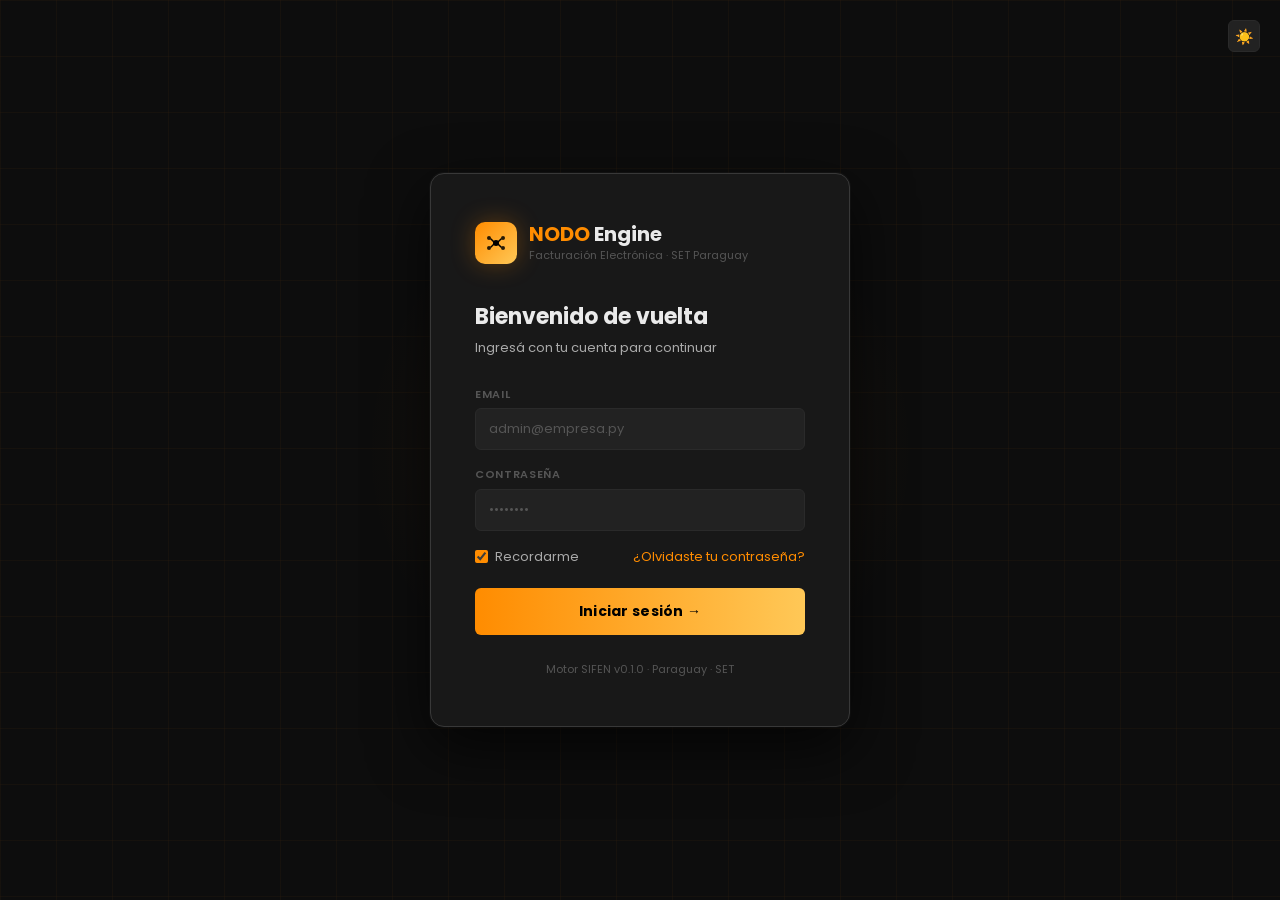
<file: index.html>
<!DOCTYPE html>
<html lang="es" data-theme="dark">
<head>
<meta charset="UTF-8">
<meta name="viewport" content="width=device-width, initial-scale=1.0, viewport-fit=cover">
<meta name="mobile-web-app-capable" content="yes">
<meta name="apple-mobile-web-app-capable" content="yes">
<title>NODO Engine</title>
<link rel="stylesheet" href="css/theme.css">
<link rel="stylesheet" href="css/base.css">
<link rel="stylesheet" href="css/layout.css">
<link rel="stylesheet" href="css/responsive.css">
</head>
<body>

<!-- ══════════ LOGIN ══════════ -->
<div id="scr-login" class="screen active">
  <div class="l-grid"></div>
  <div class="l-glow"></div>
  <div class="login-topbar">
    <button class="theme-btn" data-theme-icon onclick="toggleTheme()">☀️</button>
  </div>
  <div class="l-card">
    <div class="l-logo">
      <div class="l-logo-icon" id="login-logo-icon"></div>
      <div>
        <div class="l-logo-name"><span>NODO</span> Engine</div>
        <div class="l-logo-sub">Facturación Electrónica · SET Paraguay</div>
      </div>
    </div>
    <div class="l-title">Bienvenido de vuelta</div>
    <div class="l-desc">Ingresá con tu cuenta para continuar</div>

    <div id="login-error" class="alert alert-err" style="display:none;margin-bottom:16px">
      <span>⚠️</span><div id="login-error-msg"></div>
    </div>

    <div class="field" style="margin-bottom:16px">
      <label>Email</label>
      <input type="email" id="login-email" placeholder="admin@empresa.py" autocomplete="email">
    </div>
    <div class="field" style="margin-bottom:0">
      <label>Contraseña</label>
      <input type="password" id="login-pass" placeholder="••••••••" autocomplete="current-password">
    </div>
    <div class="l-row">
      <label class="chk"><input type="checkbox" id="remember-me" checked> Recordarme</label>
      <a href="#" class="link-o">¿Olvidaste tu contraseña?</a>
    </div>
    <button class="btn-login" id="login-btn">
      <span id="login-btn-text">Iniciar sesión →</span>
    </button>
    <div class="l-foot">Motor SIFEN v0.1.0 · Paraguay · SET</div>
  </div>
</div>

<!-- ══════════ EMPRESAS ══════════ -->
<div id="scr-empresas" class="screen">
  <div class="topbar">
    <div class="tb-logo">
      <div class="tb-logo-icon" id="top-logo-e"></div>
      <span class="tb-logo-text"><span>NODO</span> Engine</span>
    </div>
    <div class="divider"></div>
    <span class="fs-12 text-3" id="top-user-label">Panel de administración</span>
    <div class="tb-spacer"></div>
    <div class="tb-actions">
      <button class="theme-btn" data-theme-icon onclick="toggleTheme()">☀️</button>
      <div class="icon-btn" onclick="toggleNotif()">
        <svg width="15" height="15" fill="none" stroke="currentColor" stroke-width="2" viewBox="0 0 24 24"><path d="M18 8A6 6 0 006 8c0 7-3 9-3 9h18s-3-2-3-9"/><path d="M13.73 21a2 2 0 01-3.46 0"/></svg>
        <div class="notif-dot" id="notif-dot" style="display:none"></div>
      </div>
      <div class="divider"></div>
      <div class="avatar" id="top-avatar" title="Cerrar sesión" onclick="doLogout()">A</div>
    </div>
  </div>

  <!-- NOTIF -->
  <div class="notif-overlay" id="notif-overlay" onclick="toggleNotif()">
    <div class="notif-panel" onclick="event.stopPropagation()">
      <div class="np-head">Notificaciones <span style="font-size:11px;color:var(--orange);font-weight:400;cursor:pointer">Marcar leído</span></div>
      <div id="notif-list">
        <div class="ni"><div class="ni-dot" style="background:var(--text3)"></div><div><div class="ni-title" style="color:var(--text3)">Sin notificaciones</div></div></div>
      </div>
    </div>
  </div>

  <!-- BODY -->
  <div class="emp-body">
    <div class="emp-header">
      <div>
        <div class="emp-title">Empresas</div>
        <div class="emp-sub" id="emp-sub">Cargando...</div>
      </div>
      <div class="emp-actions">
        <button class="btn btn-g btn-sm" onclick="exportTenants()">⬇ Exportar</button>
        <button class="btn btn-o btn-sm" onclick="openModal('modal-nueva-empresa')">+ Nueva empresa</button>
      </div>
    </div>

    <div class="filter-bar">
      <div class="search-box">
        <svg width="13" height="13" fill="none" stroke="var(--text3)" stroke-width="2" viewBox="0 0 24 24"><circle cx="11" cy="11" r="8"/><path d="m21 21-4.35-4.35"/></svg>
        <input id="search-input" placeholder="Buscar por nombre o RUC..." oninput="filterTenants()">
      </div>
      <div class="filter-pill on" onclick="setFilter('all',this)">Todos</div>
      <div class="filter-pill" onclick="setFilter('active',this)">Activos</div>
      <div class="filter-pill" onclick="setFilter('cert-warn',this)">Cert. vence</div>
      <div class="filter-pill" onclick="setFilter('prod',this)">Prod</div>
      <div class="filter-pill" onclick="setFilter('test',this)">Test</div>
    </div>

    <!-- SKELETON while loading -->
    <div id="tenant-skeleton" class="emp-grid">
      <div style="background:var(--bg3);border:1px solid var(--border);border-radius:10px;padding:22px;height:180px;animation:pulse 1.5s infinite"></div>
      <div style="background:var(--bg3);border:1px solid var(--border);border-radius:10px;padding:22px;height:180px;animation:pulse 1.5s infinite .2s"></div>
      <div style="background:var(--bg3);border:1px solid var(--border);border-radius:10px;padding:22px;height:180px;animation:pulse 1.5s infinite .4s"></div>
    </div>

    <div class="emp-grid" id="tenant-grid" style="display:none"></div>

    <div id="tenant-empty" style="display:none;text-align:center;padding:60px 20px;color:var(--text3)">
      <div style="font-size:40px;margin-bottom:12px">🏢</div>
      <div style="font-size:16px;font-weight:600;color:var(--text2);margin-bottom:6px">No hay empresas registradas</div>
      <div style="font-size:13px;margin-bottom:20px">Creá tu primer tenant para comenzar</div>
      <button class="btn btn-o" onclick="openModal('modal-nueva-empresa')">+ Crear primera empresa</button>
    </div>
  </div>
</div>

<!-- ══════════ MODAL NUEVA EMPRESA ══════════ -->
<div class="modal-overlay" id="modal-nueva-empresa">
  <div class="modal">
    <div class="modal-head">
      <div class="modal-title">Nueva empresa</div>
      <button class="modal-close" onclick="closeModal('modal-nueva-empresa')">✕</button>
    </div>
    <div class="modal-body">
      <div id="create-error" class="alert alert-err" style="display:none;margin-bottom:14px">
        <span>⚠️</span><div id="create-error-msg"></div>
      </div>

      <div class="fsec" style="margin-bottom:14px">
        <div class="fsec-head"><div class="fsec-ico">🏢</div><div><div class="fsec-title">Datos fiscales</div><div class="fsec-desc">Información ante la SET</div></div></div>
        <div class="fsec-body" style="display:grid;grid-template-columns:1fr 1fr;gap:14px">
          <div class="field"><label>RUC *</label><input id="new-ruc" placeholder="80012345-6" maxlength="12"></div>
          <div class="field"><label>Razón social *</label><input id="new-razon" placeholder="Mi Empresa S.A."></div>
          <div class="field"><label>Nombre comercial</label><input id="new-nombre" placeholder="Mi Empresa"></div>
          <div class="field"><label>Email</label><input type="email" id="new-email" placeholder="fe@empresa.py"></div>
          <div class="field"><label>Teléfono</label><input id="new-tel" placeholder="021-555-0000"></div>
          <div class="field"><label>Plan</label>
            <select id="new-plan">
              <option value="starter">Starter</option>
              <option value="pro" selected>Pro</option>
              <option value="enterprise">Enterprise</option>
            </select>
          </div>
        </div>
      </div>

      <div class="fsec" style="margin-bottom:14px">
        <div class="fsec-head"><div class="fsec-ico">🌐</div><div><div class="fsec-title">Ambiente inicial</div></div></div>
        <div class="fsec-body">
          <div class="env-sw" id="new-env-sw">
            <div class="env-opt on" onclick="pickEnv(this,'test')"><div class="env-opt-ico">⚙️</div><div class="env-opt-lbl">Test</div><div class="env-opt-desc">Pruebas SIFEN</div></div>
            <div class="env-opt" onclick="pickEnv(this,'prod')"><div class="env-opt-ico">🚀</div><div class="env-opt-lbl">Producción</div><div class="env-opt-desc">Envío real a SET</div></div>
          </div>
        </div>
      </div>

      <div class="fsec">
        <div class="fsec-head"><div class="fsec-ico">🖼</div><div><div class="fsec-title">Logo</div><div class="fsec-desc">Aparece en el KUDE (factura PDF)</div></div></div>
        <div class="fsec-body">
          <div class="logo-upload-wrap">
            <div class="logo-preview" id="new-logo-preview"><span class="logo-preview-placeholder">🏢</span></div>
            <div style="flex:1">
              <label class="upload-zone" for="new-logo-input">
                <div style="font-size:22px;margin-bottom:8px">📂</div>
                <div style="font-size:13px;font-weight:600;margin-bottom:4px">Subir logo</div>
                <div class="fs-11 text-3">PNG, JPG o SVG — máx. 2MB</div>
              </label>
              <input type="file" id="new-logo-input" accept="image/*" style="display:none" onchange="previewLogoFile(this,'new-logo-preview')">
              <button class="btn btn-g btn-sm" style="margin-top:8px;width:100%" onclick="document.getElementById('new-logo-input').click()">📂 Seleccionar</button>
            </div>
          </div>
        </div>
      </div>
    </div>
    <div class="modal-footer">
      <button class="btn btn-g btn-sm" onclick="closeModal('modal-nueva-empresa')">Cancelar</button>
      <button class="btn btn-o btn-sm" id="create-btn" onclick="createTenant()">
        <span id="create-btn-text">Crear empresa →</span>
      </button>
    </div>
  </div>
</div>

<style>
@keyframes pulse {
  0%,100% { opacity:1 }
  50%      { opacity:0.5 }
}
</style>

<script type="module">
import { getTheme, applyTheme, toggleTheme, toggleNotif, openModal, closeModal, toast, nodoSvg, showScreen } from './js/app.js';
import { login, isLoggedIn, getSession, clearSession } from './js/api.js';
import { getTenants, createTenant as apiCreateTenant, uploadLogo } from './js/api.js';

// Demo session fallback (solo para credencial admin fija)
function saveSessionAdmin(email) {
  localStorage.setItem('nodo-auth-token', 'admin-fixed-' + Date.now());
  localStorage.setItem('nodo-auth-user', JSON.stringify({ email, id: 'admin', role: 'admin' }));
}

// ── EXPOSE GLOBALS ───────────────────────────────────────────
window.toggleTheme  = toggleTheme;
window.toggleNotif  = toggleNotif;
window.openModal    = openModal;
window.closeModal   = closeModal;

// ── INIT ─────────────────────────────────────────────────────
applyTheme(getTheme());
document.getElementById('login-logo-icon').innerHTML = nodoSvg(22);
document.getElementById('top-logo-e').innerHTML      = nodoSvg(17);

// Si hay sesión válida del panel, ir directo
if (isLoggedIn()) {
  showEmpresasScreen();
}

document.getElementById('login-pass').addEventListener('keydown', e => {
  if (e.key === 'Enter') doLogin();
});

// ── LOGIN ─────────────────────────────────────────────────────
async function doLogin() {
  const email = document.getElementById('login-email').value.trim();
  const pass  = document.getElementById('login-pass').value;

  if (!email || !pass) { showLoginError('Completá email y contraseña'); return; }

  const btn  = document.getElementById('login-btn');
  const text = document.getElementById('login-btn-text');
  btn.disabled = true;
  text.textContent = 'Verificando...';
  document.getElementById('login-error').style.display = 'none';

  try {
    await login(email, pass);
    showEmpresasScreen();
  } catch (err) {
    showLoginError(err.message || 'Error al iniciar sesión');
    btn.disabled = false;
    text.textContent = 'Iniciar sesión →';
  }
}

window.doLogin = doLogin;
document.getElementById('login-btn').addEventListener('click', doLogin);

function showLoginError(msg) {
  document.getElementById('login-error').style.display = 'flex';
  document.getElementById('login-error-msg').textContent = msg;
}

// ── LOGOUT ───────────────────────────────────────────────────
window.doLogout = () => {
  clearSession();
  showScreen('scr-login');
};

// ── EMPRESAS SCREEN ──────────────────────────────────────────
function showEmpresasScreen() {
  showScreen('scr-empresas');
  const session = getSession();
  if (session?.email) {
    const label = document.getElementById('top-user-label');
    if (label) label.textContent = session.nombre || session.email;
    const avatar = document.getElementById('top-avatar');
    if (avatar) avatar.textContent = (session.nombre || session.email)[0].toUpperCase();
  }
  loadTenants();
}

// ── LOAD TENANTS ─────────────────────────────────────────────
let allTenants   = [];
let activeFilter = 'all';

async function loadTenants() {
  document.getElementById('tenant-skeleton').style.display = 'grid';
  document.getElementById('tenant-grid').style.display     = 'none';
  document.getElementById('tenant-empty').style.display    = 'none';

  try {
    allTenants = await getTenants();
    buildNotifications(allTenants);
    document.getElementById('tenant-skeleton').style.display = 'none';
    renderGrid(getFiltered());
  } catch (err) {
    document.getElementById('tenant-skeleton').style.display = 'none';
    allTenants = [];

    // Mostrar error específico
    const empty = document.getElementById('tenant-empty');
    empty.style.display = 'block';
    empty.innerHTML = `
      <div style="font-size:36px;margin-bottom:14px">⚠️</div>
      <div style="font-size:16px;font-weight:600;color:var(--text);margin-bottom:8px">Error conectando con Supabase</div>
      <div style="font-size:13px;color:var(--text3);margin-bottom:20px;max-width:400px;margin-left:auto;margin-right:auto">${err.message}</div>
      <div style="font-size:12px;color:var(--text3);margin-bottom:20px">
        Verificá que <code style="background:var(--bg4);padding:2px 6px;border-radius:4px">js/config.js</code> 
        tenga las credenciales correctas y que las políticas RLS estén configuradas en Supabase.
      </div>
      <div style="display:flex;gap:10px;justify-content:center;flex-wrap:wrap">
        <button class="btn btn-g btn-sm" onclick="loadTenants()">↺ Reintentar</button>
        <a href="docs/setup.html" class="btn btn-o btn-sm" target="_blank">📖 Ver guía de configuración</a>
      </div>
    `;
  }
}

function buildNotifications(tenants) {
  const warns = tenants.filter(t => t.certWarn);
  const dot   = document.getElementById('notif-dot');
  if (warns.length > 0 && dot) dot.style.display = 'block';

  const list = document.getElementById('notif-list');
  if (!list) return;
  if (warns.length === 0) {
    list.innerHTML = `<div class="ni"><div class="ni-dot" style="background:var(--green)"></div><div><div class="ni-title" style="color:var(--text2)">Todo en orden</div><div class="ni-sub">Sin alertas activas</div></div></div>`;
    return;
  }
  list.innerHTML = warns.map(t => `
    <div class="ni" onclick="goPanel('${t.id}')">
      <div class="ni-dot" style="background:var(--yellow)"></div>
      <div>
        <div class="ni-title">⚠️ Certificado vence en ${t.certDays} días</div>
        <div class="ni-sub">${t.name}</div>
      </div>
    </div>
  `).join('');
}

// ── FILTER & SEARCH ──────────────────────────────────────────
function getFiltered() {
  const q = (document.getElementById('search-input')?.value || '').toLowerCase();
  return allTenants.filter(t => {
    const matchQ = !q || t.name.toLowerCase().includes(q) || t.ruc.includes(q);
    let matchF = true;
    if (activeFilter === 'active')    matchF = t.status === 'active';
    if (activeFilter === 'cert-warn') matchF = t.certWarn;
    if (activeFilter === 'prod')      matchF = t.env === 'prod';
    if (activeFilter === 'test')      matchF = t.env === 'test';
    return matchQ && matchF;
  });
}

window.filterTenants = () => renderGrid(getFiltered());
window.setFilter = (f, el) => {
  activeFilter = f;
  document.querySelectorAll('.filter-pill').forEach(p => p.classList.remove('on'));
  el.classList.add('on');
  renderGrid(getFiltered());
};

// ── RENDER CARDS ─────────────────────────────────────────────
function statusBadge(t) {
  if (t.status === 'active')    return `<span class="badge badge-green"><span class="bd"></span>Activo</span>`;
  if (t.status === 'cert-warn') return `<span class="badge badge-yellow"><span class="bd"></span>Cert. vence</span>`;
  if (t.status === 'inactive')  return `<span class="badge badge-red"><span class="bd"></span>Inactivo</span>`;
  return `<span class="badge badge-gray">Pendiente</span>`;
}

function renderCard(t) {
  const logo = t.logo
    ? `<div class="emp-avatar" style="background:var(--bg4);padding:4px"><img src="${t.logo}" alt="logo" style="width:100%;height:100%;object-fit:contain;border-radius:8px"></div>`
    : `<div class="emp-avatar" style="background:${t.avatarGradient}">${t.avatar}</div>`;

  const pct = t.aprobados > 0
    ? `<div class="emp-stat-val ${t.aprobados < 97 ? 'down' : 'up'}">${t.aprobados}%</div>`
    : `<div class="emp-stat-val text-3">—</div>`;

  return `
    <div class="emp-card" onclick="goPanel('${t.id}')">
      <div class="emp-card-glow"></div>
      <div class="emp-card-top">
        <div style="display:flex;align-items:flex-start;gap:13px;flex:1;min-width:0">
          ${logo}
          <div class="emp-info" style="min-width:0">
            <div class="emp-name" style="overflow:hidden;text-overflow:ellipsis;white-space:nowrap">${t.name}</div>
            <div class="emp-ruc mono">RUC: ${t.ruc}</div>
          </div>
        </div>
        ${statusBadge(t)}
      </div>
      <div class="emp-stats">
        <div class="emp-stat">
          <div class="emp-stat-val" style="color:var(--orange)">${t.docsHoy > 0 ? t.docsHoy.toLocaleString() : '—'}</div>
          <div class="emp-stat-lbl">Docs hoy</div>
        </div>
        <div class="emp-stat">
          <div class="emp-stat-val">${t.docsmes > 0 ? (t.docsmes > 999 ? (t.docsmes/1000).toFixed(1)+'k' : t.docsmes) : '—'}</div>
          <div class="emp-stat-lbl">Este mes</div>
        </div>
        <div class="emp-stat">
          ${pct}
          <div class="emp-stat-lbl">Aprobados</div>
        </div>
      </div>
      <div class="emp-card-foot">
        <span class="badge ${t.env === 'prod' ? 'badge-green' : 'badge-yellow'}">${t.env === 'prod' ? '🚀 Prod' : '⚙ Test'}</span>
        <span class="emp-last">${t.lastActivity}${t.certWarn ? ' ⚠️' : ''}</span>
      </div>
    </div>
  `;
}

function renderGrid(tenants) {
  const grid = document.getElementById('tenant-grid');
  const sub  = document.getElementById('emp-sub');
  const empty = document.getElementById('tenant-empty');

  const n = tenants.length;
  sub.textContent = `${n} tenant${n !== 1 ? 's' : ''} — seleccioná una empresa para gestionar`;

  if (n === 0) {
    grid.style.display  = 'none';
    empty.style.display = 'block';
    return;
  }
  empty.style.display = 'none';
  grid.style.display  = 'grid';
  grid.innerHTML = tenants.map(renderCard).join('');
}

// ── GO PANEL ─────────────────────────────────────────────────
window.goPanel = (id) => {
  const tenant = allTenants.find(t => t.id === id);
  if (!tenant) return;
  sessionStorage.setItem('nodo-tenant', JSON.stringify(tenant));
  window.location.href = 'panel.html';
};

// ── CREATE TENANT ─────────────────────────────────────────────
let newEnv = 'test';
window.pickEnv = (el, env) => {
  newEnv = env;
  document.querySelectorAll('#new-env-sw .env-opt').forEach(o => o.classList.remove('on'));
  el.classList.add('on');
};

let logoFile = null;
window.previewLogoFile = (input, previewId) => {
  const file = input.files[0];
  if (!file) return;
  if (file.size > 2 * 1024 * 1024) { toast('El logo no puede superar los 2MB', 'err'); return; }
  logoFile = file;
  const reader = new FileReader();
  reader.onload = e => {
    const el = document.getElementById(previewId);
    if (el) el.innerHTML = `<img src="${e.target.result}" alt="logo">`;
  };
  reader.readAsDataURL(file);
};

window.createTenant = async () => {
  const ruc   = document.getElementById('new-ruc').value.trim();
  const razon = document.getElementById('new-razon').value.trim();
  const nombre = document.getElementById('new-nombre').value.trim();
  const email  = document.getElementById('new-email').value.trim();
  const tel    = document.getElementById('new-tel').value.trim();
  const plan   = document.getElementById('new-plan').value;

  document.getElementById('create-error').style.display = 'none';

  if (!ruc || !razon) {
    document.getElementById('create-error').style.display = 'flex';
    document.getElementById('create-error-msg').textContent = 'RUC y Razón social son obligatorios';
    return;
  }

  // Validar formato RUC paraguayo (números y guión)
  if (!/^\d{1,8}-\d$/.test(ruc)) {
    document.getElementById('create-error').style.display = 'flex';
    document.getElementById('create-error-msg').textContent = 'Formato de RUC inválido. Ejemplo: 80012345-6';
    return;
  }

  const btn  = document.getElementById('create-btn');
  const text = document.getElementById('create-btn-text');
  btn.disabled = true;
  text.textContent = 'Creando...';

  try {
    // 1. Crear tenant en Supabase
    const tenant = await apiCreateTenant({
      ruc,
      razonSocial:    razon,
      nombreFantasia: nombre || null,
      email:          email  || null,
      telefono:       tel    || null,
      ambiente:       newEnv,
      plan,
    });

    // 2. Subir logo si hay uno
    if (logoFile) {
      text.textContent = 'Subiendo logo...';
      try {
        await uploadLogo(tenant.id, logoFile);
      } catch (e) {
        toast('Empresa creada, pero error subiendo logo: ' + e.message, 'warn');
      }
    }

    // 3. Éxito
    closeModal('modal-nueva-empresa');
    toast(`✅ Empresa "${razon}" creada correctamente`, 'ok');

    // Limpiar form
    ['new-ruc','new-razon','new-nombre','new-email','new-tel'].forEach(id => {
      document.getElementById(id).value = '';
    });
    document.getElementById('new-logo-preview').innerHTML = '<span class="logo-preview-placeholder">🏢</span>';
    logoFile = null;

    // Recargar lista
    await loadTenants();

    // Ir al panel de la nueva empresa
    setTimeout(() => {
      sessionStorage.setItem('nodo-tenant', JSON.stringify(tenant));
      window.location.href = 'panel.html';
    }, 800);

  } catch (err) {
    document.getElementById('create-error').style.display = 'flex';
    document.getElementById('create-error-msg').textContent = err.message || 'Error creando la empresa';
  } finally {
    btn.disabled = false;
    text.textContent = 'Crear empresa →';
  }
};

// ── EXPORT ───────────────────────────────────────────────────
window.exportTenants = () => {
  const csv = ['Razón social,RUC,Ambiente,Estado,Plan,Docs hoy,Este mes']
    .concat(allTenants.map(t => `"${t.name}",${t.ruc},${t.env},${t.status},${t.plan},${t.docsHoy},${t.docsmes}`))
    .join('\n');
  const a = document.createElement('a');
  a.href = 'data:text/csv;charset=utf-8,' + encodeURIComponent(csv);
  a.download = `tenants-${new Date().toISOString().split('T')[0]}.csv`;
  a.click();
};
</script>
</body>
</html>
</file>
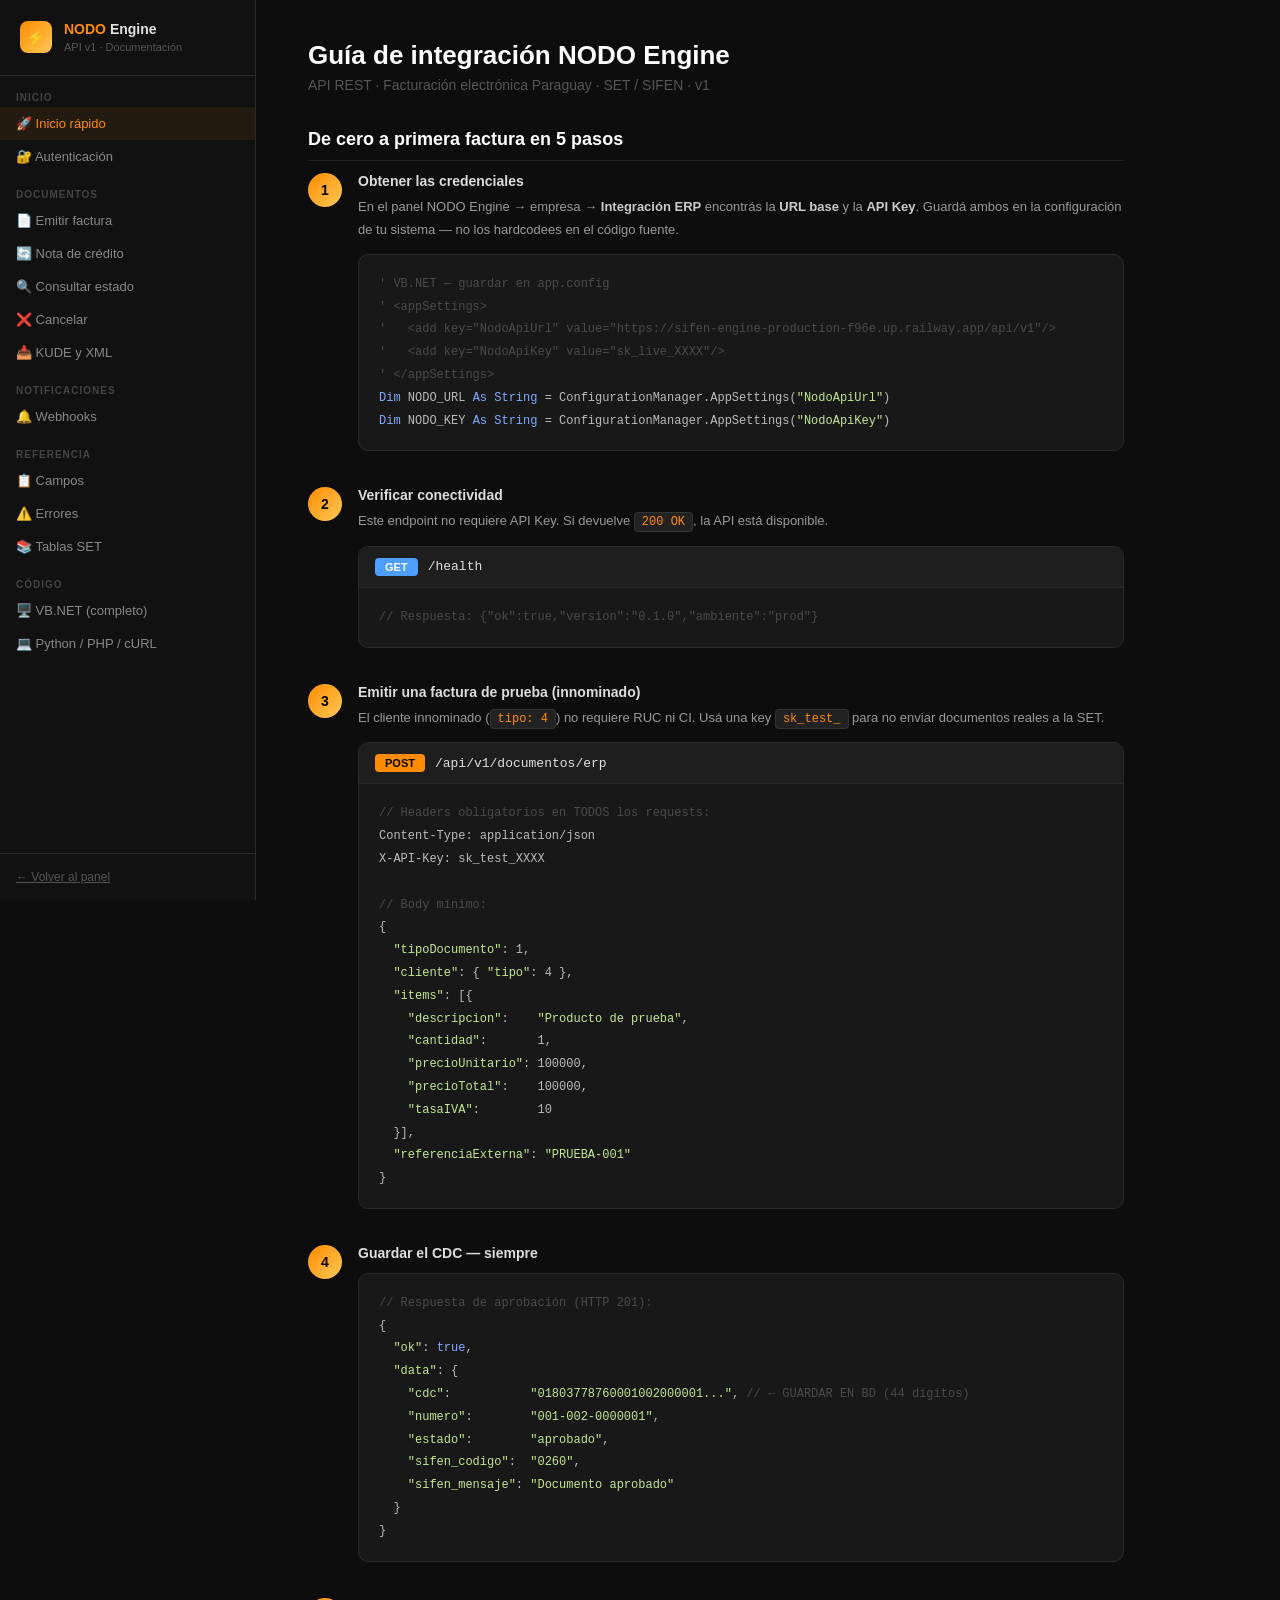
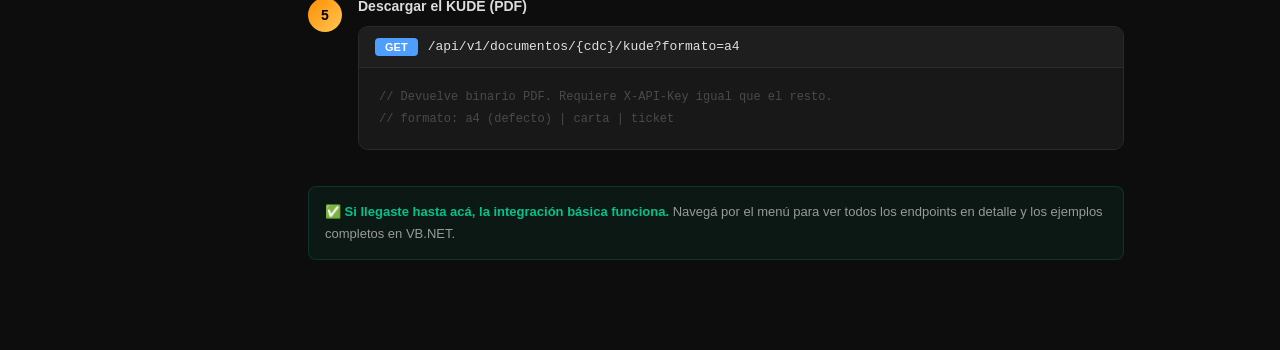
<file: integracion.html>
<!DOCTYPE html>
<html lang="es">
<head>
<meta charset="UTF-8">
<meta name="viewport" content="width=device-width, initial-scale=1.0">
<title>NODO Engine — Guía de integración</title>
<style>
*{margin:0;padding:0;box-sizing:border-box}
html,body{height:100%;font-family:-apple-system,BlinkMacSystemFont,'Segoe UI',Roboto,sans-serif;background:#0d0d0d;color:#e0e0e0}
a{color:#FF8C00}
.layout{display:flex;min-height:100vh}
.sidebar{width:256px;flex-shrink:0;background:#111;border-right:1px solid #2a2a2a;position:sticky;top:0;height:100vh;overflow-y:auto;display:flex;flex-direction:column}
.sidebar-logo{padding:20px;border-bottom:1px solid #2a2a2a;display:flex;align-items:center;gap:12px}
.logo-icon{width:32px;height:32px;background:linear-gradient(135deg,#FF8C00,#FFC857);border-radius:8px;display:flex;align-items:center;justify-content:center;font-size:16px;flex-shrink:0}
.logo-text{font-weight:700;font-size:14px;line-height:1.4;color:#e0e0e0}
.logo-text span{color:#FF8C00}
.logo-sub{font-size:11px;color:#555;font-weight:400}
.nav-group{padding:16px 16px 4px;font-size:10px;font-weight:700;color:#444;text-transform:uppercase;letter-spacing:.1em}
.nav-item{display:flex;align-items:center;gap:8px;padding:9px 16px;font-size:13px;color:#888;cursor:pointer;border-left:2px solid transparent;transition:.1s;border:none;background:none;width:100%;text-align:left}
.nav-item:hover{color:#e0e0e0;background:#181818}
.nav-item.active{color:#FF8C00;border-left-color:#FF8C00;background:rgba(255,140,0,.08)}
.sidebar-footer{margin-top:auto;padding:16px;border-top:1px solid #2a2a2a;font-size:12px;color:#555}
.sidebar-footer a{color:#555}
.content{flex:1;padding:40px 52px 80px;max-width:920px}
.section{display:none}
.section.active{display:block}
h1{font-size:26px;font-weight:800;margin-bottom:6px;color:#fff}
.page-sub{font-size:14px;color:#555;margin-bottom:32px}
h2{font-size:18px;font-weight:700;margin:36px 0 12px;padding-bottom:10px;border-bottom:1px solid #222;color:#fff}
h3{font-size:14px;font-weight:600;margin:22px 0 8px;color:#ccc}
p{font-size:13px;color:#999;line-height:1.8;margin-bottom:12px}
ul,ol{padding-left:20px;margin-bottom:12px}
li{font-size:13px;color:#999;line-height:1.9}
strong{color:#ccc}
code{font-family:'JetBrains Mono',Consolas,monospace;font-size:12px;background:#222;border:1px solid #333;border-radius:4px;padding:2px 7px;color:#FF8C00}
pre{background:#181818;border:1px solid #2a2a2a;border-radius:10px;padding:18px 20px;font-family:'JetBrains Mono',Consolas,monospace;font-size:12px;line-height:1.9;color:#bbb;overflow-x:auto;margin:12px 0;white-space:pre}
pre .c{color:#4a4a4a}
pre .k{color:#82aaff}
pre .s{color:#c3e88d}
pre .n{color:#FF8C00}
.endpoint{background:#181818;border:1px solid #2a2a2a;border-radius:10px;overflow:hidden;margin:12px 0}
.endpoint-head{display:flex;align-items:center;gap:10px;padding:11px 16px;background:#1e1e1e;border-bottom:1px solid #2a2a2a}
.method{font-size:11px;font-weight:700;padding:3px 10px;border-radius:4px;flex-shrink:0}
.post{background:#FF8C00;color:#000}
.get{background:#4d9eff;color:#fff}
.ep-url{font-family:'JetBrains Mono',Consolas,monospace;font-size:13px;color:#e0e0e0}
.endpoint pre{border:none;border-radius:0;margin:0;background:#181818}
.info{background:rgba(77,158,255,.07);border:1px solid rgba(77,158,255,.18);border-radius:8px;padding:14px 16px;margin:12px 0;font-size:13px;color:#999;line-height:1.7}
.info strong{color:#4d9eff}
.warn{background:rgba(255,200,87,.05);border:1px solid rgba(255,200,87,.18);border-radius:8px;padding:14px 16px;margin:12px 0;font-size:13px;color:#999;line-height:1.7}
.warn strong{color:#FFC857}
.ok{background:rgba(0,196,140,.06);border:1px solid rgba(0,196,140,.18);border-radius:8px;padding:14px 16px;margin:12px 0;font-size:13px;color:#999;line-height:1.7}
.ok strong{color:#00c48c}
table{width:100%;border-collapse:collapse;margin:12px 0;font-size:13px}
thead th{text-align:left;padding:10px 14px;font-size:11px;font-weight:700;text-transform:uppercase;letter-spacing:.06em;color:#555;background:#181818;border-bottom:1px solid #2a2a2a}
tbody td{padding:10px 14px;border-bottom:1px solid #1e1e1e;color:#999;vertical-align:top;line-height:1.6}
tbody tr:last-child td{border-bottom:none}
.req{background:rgba(255,77,77,.12);color:#ff6b6b;font-size:11px;padding:2px 7px;border-radius:4px;font-weight:600}
.opt{background:#1e1e1e;color:#555;font-size:11px;padding:2px 7px;border-radius:4px}
.step{display:flex;gap:16px;margin-bottom:24px}
.step-num{width:34px;height:34px;border-radius:50%;flex-shrink:0;background:linear-gradient(135deg,#FF8C00,#FFC857);display:flex;align-items:center;justify-content:center;font-weight:800;font-size:14px;color:#000}
.step-body{flex:1}
.step-title{font-size:14px;font-weight:600;margin-bottom:6px;color:#ddd}
</style>
</head>
<body>
<div class="layout">

<nav class="sidebar">
  <div class="sidebar-logo">
    <div class="logo-icon">⚡</div>
    <div class="logo-text"><span>NODO</span> Engine<div class="logo-sub">API v1 · Documentación</div></div>
  </div>
  <div class="nav-group">Inicio</div>
  <button class="nav-item active" onclick="show('s-inicio',this)">🚀 Inicio rápido</button>
  <button class="nav-item" onclick="show('s-auth',this)">🔐 Autenticación</button>
  <div class="nav-group">Documentos</div>
  <button class="nav-item" onclick="show('s-factura',this)">📄 Emitir factura</button>
  <button class="nav-item" onclick="show('s-nc',this)">🔄 Nota de crédito</button>
  <button class="nav-item" onclick="show('s-consultar',this)">🔍 Consultar estado</button>
  <button class="nav-item" onclick="show('s-cancelar',this)">❌ Cancelar</button>
  <button class="nav-item" onclick="show('s-kude',this)">📥 KUDE y XML</button>
  <div class="nav-group">Notificaciones</div>
  <button class="nav-item" onclick="show('s-webhook',this)">🔔 Webhooks</button>
  <div class="nav-group">Referencia</div>
  <button class="nav-item" onclick="show('s-campos',this)">📋 Campos</button>
  <button class="nav-item" onclick="show('s-errores',this)">⚠️ Errores</button>
  <button class="nav-item" onclick="show('s-tablas',this)">📚 Tablas SET</button>
  <div class="nav-group">Código</div>
  <button class="nav-item" onclick="show('s-vbnet',this)">🖥️ VB.NET (completo)</button>
  <button class="nav-item" onclick="show('s-otros',this)">💻 Python / PHP / cURL</button>
  <div class="sidebar-footer"><a href="../panel.html">← Volver al panel</a></div>
</nav>

<main class="content">

<div class="section active" id="s-inicio">
  <h1>Guía de integración NODO Engine</h1>
  <div class="page-sub">API REST · Facturación electrónica Paraguay · SET / SIFEN · v1</div>
  <h2>De cero a primera factura en 5 pasos</h2>
  <div class="step">
    <div class="step-num">1</div>
    <div class="step-body">
      <div class="step-title">Obtener las credenciales</div>
      <p>En el panel NODO Engine → empresa → <strong>Integración ERP</strong> encontrás la <strong>URL base</strong> y la <strong>API Key</strong>. Guardá ambos en la configuración de tu sistema — no los hardcodees en el código fuente.</p>
      <pre><span class="c">' VB.NET — guardar en app.config</span>
<span class="c">' &lt;appSettings&gt;</span>
<span class="c">'   &lt;add key="NodoApiUrl" value="https://sifen-engine-production-f96e.up.railway.app/api/v1"/&gt;</span>
<span class="c">'   &lt;add key="NodoApiKey" value="sk_live_XXXX"/&gt;</span>
<span class="c">' &lt;/appSettings&gt;</span>
<span class="k">Dim</span> NODO_URL <span class="k">As String</span> = ConfigurationManager.AppSettings(<span class="s">"NodoApiUrl"</span>)
<span class="k">Dim</span> NODO_KEY <span class="k">As String</span> = ConfigurationManager.AppSettings(<span class="s">"NodoApiKey"</span>)</pre>
    </div>
  </div>
  <div class="step">
    <div class="step-num">2</div>
    <div class="step-body">
      <div class="step-title">Verificar conectividad</div>
      <p>Este endpoint no requiere API Key. Si devuelve <code>200 OK</code>, la API está disponible.</p>
      <div class="endpoint">
        <div class="endpoint-head"><span class="method get">GET</span><span class="ep-url">/health</span></div>
        <pre><span class="c">// Respuesta: {"ok":true,"version":"0.1.0","ambiente":"prod"}</span></pre>
      </div>
    </div>
  </div>
  <div class="step">
    <div class="step-num">3</div>
    <div class="step-body">
      <div class="step-title">Emitir una factura de prueba (innominado)</div>
      <p>El cliente innominado (<code>tipo: 4</code>) no requiere RUC ni CI. Usá una key <code>sk_test_</code> para no enviar documentos reales a la SET.</p>
      <div class="endpoint">
        <div class="endpoint-head"><span class="method post">POST</span><span class="ep-url">/api/v1/documentos/erp</span></div>
        <pre><span class="c">// Headers obligatorios en TODOS los requests:</span>
Content-Type: application/json
X-API-Key: sk_test_XXXX

<span class="c">// Body mínimo:</span>
{
  <span class="s">"tipoDocumento"</span>: 1,
  <span class="s">"cliente"</span>: { <span class="s">"tipo"</span>: 4 },
  <span class="s">"items"</span>: [{
    <span class="s">"descripcion"</span>:    <span class="s">"Producto de prueba"</span>,
    <span class="s">"cantidad"</span>:       1,
    <span class="s">"precioUnitario"</span>: 100000,
    <span class="s">"precioTotal"</span>:    100000,
    <span class="s">"tasaIVA"</span>:        10
  }],
  <span class="s">"referenciaExterna"</span>: <span class="s">"PRUEBA-001"</span>
}</pre>
      </div>
    </div>
  </div>
  <div class="step">
    <div class="step-num">4</div>
    <div class="step-body">
      <div class="step-title">Guardar el CDC — siempre</div>
      <pre><span class="c">// Respuesta de aprobación (HTTP 201):</span>
{
  <span class="s">"ok"</span>: <span class="k">true</span>,
  <span class="s">"data"</span>: {
    <span class="s">"cdc"</span>:           <span class="s">"01803778760001002000001..."</span>, <span class="c">// ← GUARDAR EN BD (44 dígitos)</span>
    <span class="s">"numero"</span>:        <span class="s">"001-002-0000001"</span>,
    <span class="s">"estado"</span>:        <span class="s">"aprobado"</span>,
    <span class="s">"sifen_codigo"</span>:  <span class="s">"0260"</span>,
    <span class="s">"sifen_mensaje"</span>: <span class="s">"Documento aprobado"</span>
  }
}</pre>
    </div>
  </div>
  <div class="step">
    <div class="step-num">5</div>
    <div class="step-body">
      <div class="step-title">Descargar el KUDE (PDF)</div>
      <div class="endpoint">
        <div class="endpoint-head"><span class="method get">GET</span><span class="ep-url">/api/v1/documentos/{cdc}/kude?formato=a4</span></div>
        <pre><span class="c">// Devuelve binario PDF. Requiere X-API-Key igual que el resto.</span>
<span class="c">// formato: a4 (defecto) | carta | ticket</span></pre>
      </div>
    </div>
  </div>
  <div class="ok"><strong>✅ Si llegaste hasta acá, la integración básica funciona.</strong> Navegá por el menú para ver todos los endpoints en detalle y los ejemplos completos en VB.NET.</div>
</div>

<div class="section" id="s-auth">
  <h1>Autenticación</h1>
  <p>Todos los endpoints (excepto <code>/health</code>) requieren una API Key válida como header HTTP.</p>
  <h3>Header obligatorio en cada request</h3>
  <pre>X-API-Key: sk_live_XXXXXXXXXXXXXXXX</pre>
  <div class="warn"><strong>⚠️ La API Key es secreta.</strong> No la incluyas en logs ni en código fuente. Guardala en <code>app.config</code> o en una tabla de parámetros.</div>
  <table>
    <thead><tr><th>Prefijo</th><th>Ambiente</th><th>Descripción</th></tr></thead>
    <tbody>
      <tr><td><code>sk_test_</code></td><td>Test</td><td>No envía documentos reales a la SET. Para desarrollo y pruebas.</td></tr>
      <tr><td><code>sk_live_</code></td><td>Producción</td><td>Documentos reales, registrados en la SET. Usar solo cuando la integración esté probada.</td></tr>
    </tbody>
  </table>
  <h3>Clase NodoApiClient — VB.NET (lista para usar)</h3>
  <pre>
<span class="c">' Requiere NuGet: Install-Package Newtonsoft.Json</span>
<span class="k">Imports</span> System.Net.Http
<span class="k">Imports</span> Newtonsoft.Json
<span class="k">Imports</span> Newtonsoft.Json.Linq

<span class="k">Public Class</span> NodoApiClient

  <span class="k">Private Shared ReadOnly</span> _http    <span class="k">As New</span> HttpClient() With {.Timeout = TimeSpan.FromSeconds(60)}
  <span class="k">Private Shared</span>          _baseUrl <span class="k">As String</span>

  <span class="k">Public Shared Sub</span> Inicializar(baseUrl <span class="k">As String</span>, apiKey <span class="k">As String</span>)
    _baseUrl = baseUrl.TrimEnd(<span class="s">"/"c</span>)
    _http.DefaultRequestHeaders.Remove(<span class="s">"X-API-Key"</span>)
    _http.DefaultRequestHeaders.Add(<span class="s">"X-API-Key"</span>, apiKey)
  <span class="k">End Sub</span>

  <span class="k">Public Shared Async Function</span> EmitirDocumento(payload <span class="k">As Object</span>) <span class="k">As Task(Of ResultadoNodo)</span>
    <span class="k">Dim</span> d = (<span class="k">Await</span> Post(<span class="s">"/documentos/erp"</span>, payload))(<span class="s">"data"</span>)
    <span class="k">Return New</span> ResultadoNodo With {
      .CDC = d(<span class="s">"cdc"</span>).ToString(), .Numero = d(<span class="s">"numero"</span>).ToString(),
      .Estado = d(<span class="s">"estado"</span>).ToString(), .SifenCodigo = d(<span class="s">"sifen_codigo"</span>)?.ToString(),
      .SifenMensaje = d(<span class="s">"sifen_mensaje"</span>)?.ToString(),
      .Aprobado = d(<span class="s">"estado"</span>).ToString() = <span class="s">"aprobado"</span>
    }
  <span class="k">End Function</span>

  <span class="k">Public Shared Async Function</span> Consultar(cdc <span class="k">As String</span>) <span class="k">As Task(Of ResultadoNodo)</span>
    <span class="k">Dim</span> d = (<span class="k">Await</span> [Get](<span class="s">"/documentos/"</span> & cdc))(<span class="s">"data"</span>)
    <span class="k">Return New</span> ResultadoNodo With {
      .CDC = d(<span class="s">"cdc"</span>).ToString(), .Estado = d(<span class="s">"estado"</span>).ToString(),
      .SifenMensaje = d(<span class="s">"sifen_mensaje"</span>)?.ToString(),
      .Aprobado = d(<span class="s">"estado"</span>).ToString() = <span class="s">"aprobado"</span>
    }
  <span class="k">End Function</span>

  <span class="k">Public Shared Async Function</span> DescargarKude(cdc <span class="k">As String</span>, Optional fmt <span class="k">As String</span> = <span class="s">"a4"</span>) <span class="k">As Task(Of Byte())</span>
    <span class="k">Return Await</span> GetBytes(<span class="s">$"/documentos/{cdc}/kude?formato={fmt}"</span>)
  <span class="k">End Function</span>

  <span class="k">Public Shared Async Function</span> DescargarXML(cdc <span class="k">As String</span>) <span class="k">As Task(Of Byte())</span>
    <span class="k">Return Await</span> GetBytes(<span class="s">$"/documentos/{cdc}/xml"</span>)
  <span class="k">End Function</span>

  <span class="k">Public Shared Async Function</span> Cancelar(cdc <span class="k">As String</span>, motivo <span class="k">As String</span>) <span class="k">As Task(Of Boolean)</span>
    <span class="k">Return</span> (<span class="k">Await</span> Post(<span class="s">$"/documentos/{cdc}/cancelar"</span>, <span class="k">New</span> With {.motivo = motivo}))(<span class="s">"ok"</span>).Value(<span class="k">Of Boolean</span>)()
  <span class="k">End Function</span>

  <span class="k">Private Shared Async Function</span> Post(ep <span class="k">As String</span>, payload <span class="k">As Object</span>) <span class="k">As Task(Of JObject)</span>
    <span class="k">Dim</span> c = <span class="k">New</span> StringContent(JsonConvert.SerializeObject(payload), System.Text.Encoding.UTF8, <span class="s">"application/json"</span>)
    <span class="k">Return Await</span> Parse(<span class="k">Await</span> _http.PostAsync(_baseUrl & ep, c))
  <span class="k">End Function</span>

  <span class="k">Private Shared Async Function</span> [Get](ep <span class="k">As String</span>) <span class="k">As Task(Of JObject)</span>
    <span class="k">Return Await</span> Parse(<span class="k">Await</span> _http.GetAsync(_baseUrl & ep))
  <span class="k">End Function</span>

  <span class="k">Private Shared Async Function</span> GetBytes(ep <span class="k">As String</span>) <span class="k">As Task(Of Byte())</span>
    <span class="k">Dim</span> res = <span class="k">Await</span> _http.GetAsync(_baseUrl & ep)
    <span class="k">If Not</span> res.IsSuccessStatusCode <span class="k">Then Throw New</span> Exception(<span class="s">"HTTP "</span> & CInt(res.StatusCode))
    <span class="k">Return Await</span> res.Content.ReadAsByteArrayAsync()
  <span class="k">End Function</span>

  <span class="k">Private Shared Async Function</span> Parse(res <span class="k">As</span> HttpResponseMessage) <span class="k">As Task(Of JObject)</span>
    <span class="k">Dim</span> body = <span class="k">Await</span> res.Content.ReadAsStringAsync()
    <span class="k">Dim</span> obj  = JObject.Parse(body)
    <span class="k">If Not</span> res.IsSuccessStatusCode <span class="k">Then</span>
      <span class="k">Throw New</span> Exception(<span class="s">"Error API: "</span> & (obj(<span class="s">"error"</span>)?.ToString() ?? res.StatusCode.ToString()))
    <span class="k">End If</span>
    <span class="k">Return</span> obj
  <span class="k">End Function</span>

<span class="k">End Class</span>

<span class="k">Public Class</span> ResultadoNodo
  <span class="k">Public Property</span> CDC, Numero, Estado, SifenCodigo, SifenMensaje <span class="k">As String</span>
  <span class="k">Public Property</span> Aprobado <span class="k">As Boolean</span>
<span class="k">End Class</span>

<span class="c">' Inicializar UNA SOLA VEZ al arrancar la app:</span>
NodoApiClient.Inicializar(
  ConfigurationManager.AppSettings(<span class="s">"NodoApiUrl"</span>),
  ConfigurationManager.AppSettings(<span class="s">"NodoApiKey"</span>)
)</pre>
</div>

<div class="section" id="s-factura">
  <h1>Emitir una factura electrónica</h1>
  <p>Genera el XML SIFEN, lo firma con el certificado digital del emisor y lo envía a la SET — en una sola llamada.</p>
  <div class="endpoint"><div class="endpoint-head"><span class="method post">POST</span><span class="ep-url">/api/v1/documentos/erp</span></div></div>
  <h3>Request completo comentado</h3>
  <pre>{
  <span class="c">// TIPO</span>
  <span class="s">"tipoDocumento"</span>: 1,              <span class="c">// 1=Factura | 4=Autofactura | 5=NC | 6=ND | 7=Remisión</span>

  <span class="c">// FECHA Y CONDICIONES</span>
  <span class="s">"fecha"</span>: <span class="s">"2025-04-03T10:30:00"</span>,  <span class="c">// ISO 8601. Si se omite, usa la hora actual del servidor</span>
  <span class="s">"moneda"</span>: <span class="s">"PYG"</span>,                 <span class="c">// PYG (defecto) | USD | BRL | EUR | ARS</span>
  <span class="s">"condicionVenta"</span>: 1,             <span class="c">// 1=Contado (defecto) | 2=Crédito</span>

  <span class="c">// RECEPTOR</span>
  <span class="s">"cliente"</span>: {
    <span class="s">"tipo"</span>: 1,                      <span class="c">// 1=RUC | 2=CI | 3=Pasaporte/extranjero | 4=Innominado</span>
    <span class="s">"documento"</span>: <span class="s">"80012345-6"</span>,     <span class="c">// RUC con dígito. NO enviar si tipo=4</span>
    <span class="s">"razonSocial"</span>: <span class="s">"Mi Empresa SA"</span>, <span class="c">// Nombre completo. NO enviar si tipo=4</span>
    <span class="s">"email"</span>: <span class="s">"fe@empresa.py"</span>,       <span class="c">// Opcional — NODO envía el KUDE automáticamente al aprobarse</span>
    <span class="s">"telefono"</span>: <span class="s">"021555000"</span>,        <span class="c">// Opcional</span>
    <span class="s">"direccion"</span>: <span class="s">"Av. Principal 123"</span> <span class="c">// Opcional</span>
  },

  <span class="c">// ÍTEMS — mínimo 1</span>
  <span class="s">"items"</span>: [
    {
      <span class="s">"descripcion"</span>: <span class="s">"Notebook HP 15"</span>,
      <span class="s">"cantidad"</span>: 2,                 <span class="c">// Puede ser decimal: 1.5</span>
      <span class="s">"precioUnitario"</span>: 2500000,     <span class="c">// SIN IVA incluido. Sin decimales en PYG.</span>
      <span class="s">"precioTotal"</span>: 5000000,        <span class="c">// cantidad × precioUnitario — el motor valida la coherencia</span>
      <span class="s">"tasaIVA"</span>: 10,                 <span class="c">// 0=Exento | 5=IVA 5% | 10=IVA 10%</span>
      <span class="s">"unidadMedida"</span>: 77,            <span class="c">// 77=Unidad (defecto) | 83=Servicio | ver tabla</span>
      <span class="s">"codigoProducto"</span>: <span class="s">"NB-HP-15"</span>  <span class="c">// Opcional — código interno del ERP</span>
    },
    {
      <span class="s">"descripcion"</span>: <span class="s">"Soporte técnico"</span>,
      <span class="s">"cantidad"</span>: 1, <span class="s">"precioUnitario"</span>: 500000, <span class="s">"precioTotal"</span>: 500000,
      <span class="s">"tasaIVA"</span>: 0   <span class="c">// Exento — en un mismo comprobante puede haber distintas tasas</span>
    }
  ],

  <span class="c">// TRAZABILIDAD</span>
  <span class="s">"referenciaExterna"</span>: <span class="s">"FAC-2025-0042"</span>, <span class="c">// Tu ID interno — vuelve en el webhook</span>
  <span class="s">"webhookUrl"</span>: <span class="s">"https://mi-erp.py/webhook/nodo"</span> <span class="c">// Opcional — NODO notifica cuando la SET responde</span>
}</pre>
  <h3>VB.NET</h3>
  <pre>
<span class="k">Public Async Function</span> EmitirFactura(venta <span class="k">As</span> VentaDTO) <span class="k">As Task(Of ResultadoNodo)</span>
  <span class="k">Dim</span> payload = <span class="k">New</span> With {
    .tipoDocumento = 1, .moneda = <span class="s">"PYG"</span>,
    .fecha         = venta.Fecha.ToString(<span class="s">"yyyy-MM-ddTHH:mm:ss"</span>),
    .condicionVenta = <span class="k">If</span>(venta.EsCredito, 2, 1),
    .cliente = <span class="k">New</span> With {
      .tipo = venta.TipoDocCliente, .documento = venta.RucCiCliente,
      .razonSocial = venta.NombreCliente, .email = venta.EmailCliente
    },
    .items = venta.Detalles.Select(<span class="k">Function</span>(d) <span class="k">New</span> With {
      .descripcion = d.Descripcion, .cantidad = d.Cantidad,
      .precioUnitario = d.PrecioUnitario, .precioTotal = d.PrecioTotal,
      .tasaIVA = d.TasaIVA, .codigoProducto = d.CodigoInterno
    }).ToArray(),
    .referenciaExterna = venta.NroFacturaInterno,
    .webhookUrl = ConfigurationManager.AppSettings(<span class="s">"NodoWebhookUrl"</span>)
  }
  <span class="k">Try</span>
    <span class="k">Dim</span> r = <span class="k">Await</span> NodoApiClient.EmitirDocumento(payload)
    FacturasDao.ActualizarCDC(venta.NroFacturaInterno, r.CDC, r.Estado)
    <span class="k">If</span> r.Aprobado <span class="k">Then</span>
      <span class="k">Dim</span> tmp = Path.Combine(Path.GetTempPath(), <span class="s">$"KUDE-{r.Numero}.pdf"</span>)
      File.WriteAllBytes(tmp, <span class="k">Await</span> NodoApiClient.DescargarKude(r.CDC))
      Process.Start(tmp) <span class="c">' Abre en Adobe Reader</span>
    <span class="k">Else</span>
      MessageBox.Show(<span class="s">"SET rechazó: "</span> & r.SifenMensaje, <span class="s">"Atención"</span>, MessageBoxButtons.OK, MessageBoxIcon.Warning)
    <span class="k">End If</span>
    <span class="k">Return</span> r
  <span class="k">Catch</span> ex <span class="k">As</span> Exception
    MessageBox.Show(<span class="s">"Error: "</span> & ex.Message) : <span class="k">Return Nothing</span>
  <span class="k">End Try</span>
<span class="k">End Function</span></pre>
  <div class="info"><strong>Documentos rechazados:</strong> cuando la SET rechaza, el HTTP status sigue siendo <code>201</code> con <code>estado: "rechazado"</code>. Guardar el CDC igualmente. Para corregir y reemitir, crear un documento nuevo — no se puede reenviar el mismo CDC.</div>
</div>

<div class="section" id="s-nc">
  <h1>Nota de crédito</h1>
  <p>Mismo endpoint que la factura, con <code>tipoDocumento: 5</code> y referenciando la factura original con su CDC.</p>
  <div class="endpoint"><div class="endpoint-head"><span class="method post">POST</span><span class="ep-url">/api/v1/documentos/erp</span></div></div>
  <pre>{
  <span class="s">"tipoDocumento"</span>: 5,
  <span class="s">"fecha"</span>: <span class="s">"2025-04-05T09:00:00"</span>, <span class="s">"moneda"</span>: <span class="s">"PYG"</span>,
  <span class="s">"documentoAsociado"</span>: {
    <span class="s">"cdc"</span>: <span class="s">"01803778760001002000001..."</span>, <span class="c">// CDC de la factura original</span>
    <span class="s">"tipoDocumentoAsociado"</span>: 1          <span class="c">// 1 = era una factura</span>
  },
  <span class="s">"motivoEmision"</span>: 1,  <span class="c">// 1=Devolución | 2=Anulación | 3=Descuento | 4=Bonificación</span>
                        <span class="c">// 5=Créd. incobrable | 6=Recupero costo | 7=Recupero gasto | 8=Ajuste precio</span>
  <span class="s">"cliente"</span>: { <span class="s">"tipo"</span>: 1, <span class="s">"documento"</span>: <span class="s">"80012345-6"</span>, <span class="s">"razonSocial"</span>: <span class="s">"Mi Empresa SA"</span> },
  <span class="s">"items"</span>: [{
    <span class="s">"descripcion"</span>: <span class="s">"Devolución Notebook HP 15"</span>,
    <span class="s">"cantidad"</span>: 1, <span class="s">"precioUnitario"</span>: 2500000, <span class="s">"precioTotal"</span>: 2500000, <span class="s">"tasaIVA"</span>: 10
  }],
  <span class="s">"referenciaExterna"</span>: <span class="s">"NC-2025-0001"</span>
}</pre>
  <h3>VB.NET</h3>
  <pre>
<span class="k">Dim</span> payload = <span class="k">New</span> With {
  .tipoDocumento = 5, .moneda = <span class="s">"PYG"</span>,
  .documentoAsociado = <span class="k">New</span> With {.cdc = cdcFacturaOriginal, .tipoDocumentoAsociado = 1},
  .motivoEmision = 1,
  .cliente = <span class="k">New</span> With {.tipo = 1, .documento = ruc, .razonSocial = nombre},
  .items = items, .referenciaExterna = nroNC
}
<span class="k">Dim</span> r = <span class="k">Await</span> NodoApiClient.EmitirDocumento(payload)</pre>
  <div class="warn"><strong>⚠️</strong> La nota de crédito no cancela automáticamente la factura en la SET. Para anular completamente, usá el endpoint de cancelación.</div>
</div>

<div class="section" id="s-consultar">
  <h1>Consultar estado de un documento</h1>
  <h3>Por CDC</h3>
  <div class="endpoint">
    <div class="endpoint-head"><span class="method get">GET</span><span class="ep-url">/api/v1/documentos/{cdc}</span></div>
    <pre><span class="c">// VB.NET:</span>
<span class="k">Dim</span> r = <span class="k">Await</span> NodoApiClient.Consultar(cdc)
<span class="c">' r.Estado: "aprobado" | "rechazado" | "pendiente" | "cancelado"</span></pre>
  </div>
  <h3>Por referencia externa</h3>
  <div class="endpoint"><div class="endpoint-head"><span class="method get">GET</span><span class="ep-url">/api/v1/documentos?referenciaExterna=FAC-2025-0042</span></div></div>
  <h3>Con filtros</h3>
  <pre>GET /api/v1/documentos?estado=rechazado
GET /api/v1/documentos?tipo=5
GET /api/v1/documentos?desde=2025-04-01&hasta=2025-04-30
GET /api/v1/documentos?limit=50&offset=0</pre>
  <h3>Respuesta</h3>
  <pre>{
  <span class="s">"data"</span>: {
    <span class="s">"cdc"</span>: <span class="s">"..."</span>, <span class="s">"numero"</span>: <span class="s">"001-002-0000001"</span>, <span class="s">"estado"</span>: <span class="s">"aprobado"</span>,
    <span class="s">"monto_total"</span>: 5200000,
    <span class="s">"monto_iva_10"</span>: 472727,  <span class="c">// = monto_total / 11</span>
    <span class="s">"monto_iva_5"</span>: 9524,     <span class="c">// = monto_total / 21</span>
    <span class="s">"receptor_razon"</span>: <span class="s">"Mi Empresa SA"</span>,
    <span class="s">"creado_en"</span>: <span class="s">"2025-04-03T10:30:45Z"</span>
  }
}</pre>
</div>

<div class="section" id="s-cancelar">
  <h1>Cancelar un documento</h1>
  <p>Solo documentos con <code>estado: "aprobado"</code>. Queda registrado en la SET.</p>
  <div class="endpoint">
    <div class="endpoint-head"><span class="method post">POST</span><span class="ep-url">/api/v1/documentos/{cdc}/cancelar</span></div>
    <pre>{ <span class="s">"motivo"</span>: <span class="s">"Error en datos del cliente"</span> }
<span class="c">// Respuesta: {"ok":true,"data":{"cdc":"...","estado":"cancelado"}}</span></pre>
  </div>
  <h3>VB.NET</h3>
  <pre>
<span class="k">Dim</span> ok = <span class="k">Await</span> NodoApiClient.Cancelar(cdc, <span class="s">"Error en datos del cliente"</span>)
<span class="k">If</span> ok <span class="k">Then</span> MessageBox.Show(<span class="s">"Documento cancelado correctamente"</span>)</pre>
</div>

<div class="section" id="s-kude">
  <h1>Descargar KUDE (PDF) y XML firmado</h1>
  <p>Solo para documentos <code>aprobado</code>. Requieren el header <code>X-API-Key</code> — no son URLs públicas.</p>
  <div class="endpoint"><div class="endpoint-head"><span class="method get">GET</span><span class="ep-url">/api/v1/documentos/{cdc}/kude?formato=a4</span></div>
    <pre><span class="c">// formato: a4 (defecto) | carta | ticket — devuelve application/pdf</span></pre>
  </div>
  <div class="endpoint"><div class="endpoint-head"><span class="method get">GET</span><span class="ep-url">/api/v1/documentos/{cdc}/xml</span></div>
    <pre><span class="c">// Devuelve application/xml — el XML firmado que quedó en la SET</span></pre>
  </div>
  <h3>VB.NET — 4 formas de usar el KUDE</h3>
  <pre>
<span class="c">' Opción 1: Guardar en disco</span>
<span class="k">Dim</span> bytes = <span class="k">Await</span> NodoApiClient.DescargarKude(cdc)
File.WriteAllBytes(<span class="s">"C:\Facturas\KUDE.pdf"</span>, bytes)

<span class="c">' Opción 2: Abrir con el visor predeterminado (Adobe Reader, etc.)</span>
<span class="k">Dim</span> temp = Path.Combine(Path.GetTempPath(), cdc & <span class="s">".pdf"</span>)
File.WriteAllBytes(temp, bytes)
Process.Start(temp)

<span class="c">' Opción 3: Mostrar en WebBrowser dentro del formulario</span>
File.WriteAllBytes(temp, bytes)
WebBrowser1.Navigate(temp)

<span class="c">' Opción 4: Adjuntar a un email desde tu sistema</span>
<span class="k">Dim</span> mail = <span class="k">New</span> MailMessage()
mail.To.Add(emailCliente)
mail.Subject = <span class="s">"Tu factura electrónica"</span>
mail.Attachments.Add(<span class="k">New</span> Attachment(
  <span class="k">New</span> MemoryStream(bytes), <span class="s">"factura.pdf"</span>, <span class="s">"application/pdf"</span>))</pre>
  <div class="info"><strong>Email automático:</strong> si al emitir incluiste <code>cliente.email</code>, NODO envía el KUDE automáticamente al aprobarse (requiere SMTP configurado en el panel). No necesitás descargarlo y reenviarlo manualmente.</div>
</div>

<div class="section" id="s-webhook">
  <h1>Webhooks — notificaciones automáticas</h1>
  <p>Si al emitir incluís <code>webhookUrl</code>, NODO hace un POST a esa URL cuando la SET responde.</p>
  <h3>Payload que recibe tu servidor</h3>
  <pre>{
  <span class="s">"evento"</span>:    <span class="s">"de.aprobado"</span>,         <span class="c">// de.aprobado | de.rechazado | de.cancelado</span>
  <span class="s">"timestamp"</span>: <span class="s">"2025-04-03T10:30:45Z"</span>,
  <span class="s">"documento"</span>: {
    <span class="s">"cdc"</span>: <span class="s">"01803778760..."</span>, <span class="s">"numero"</span>: <span class="s">"001-002-0000001"</span>,
    <span class="s">"estado"</span>: <span class="s">"aprobado"</span>,
    <span class="s">"referenciaExterna"</span>: <span class="s">"FAC-2025-0042"</span>,  <span class="c">// ← tu ID interno para actualizar tu BD</span>
    <span class="s">"montoTotal"</span>: 5200000,
    <span class="s">"sifen"</span>: { <span class="s">"codigo"</span>: <span class="s">"0260"</span>, <span class="s">"mensaje"</span>: <span class="s">"Documento aprobado"</span> }
  }
}</pre>
  <h3>Endpoint receptor VB.NET (ASP.NET WebAPI)</h3>
  <pre>
&lt;HttpPost&gt; &lt;Route(<span class="s">"webhook/nodo"</span>)&gt;
<span class="k">Public Async Function</span> RecibirWebhook(payload <span class="k">As</span> JObject) <span class="k">As Task(Of IHttpActionResult)</span>
  <span class="c">' Responder 200 INMEDIATAMENTE — si tardás más de 10s, NODO lo reintenta</span>
  Task.Run(<span class="k">Sub</span>()
    <span class="k">Try</span>
      <span class="k">Dim</span> doc = payload(<span class="s">"documento"</span>)
      <span class="k">Dim</span> ref = doc(<span class="s">"referenciaExterna"</span>)?.ToString()
      <span class="k">Dim</span> cdc = doc(<span class="s">"cdc"</span>).ToString()
      <span class="k">Select Case</span> payload(<span class="s">"evento"</span>).ToString()
        <span class="k">Case</span> <span class="s">"de.aprobado"</span>  : FacturasDao.ActualizarEstado(ref, cdc, <span class="s">"APROBADA"</span>)
        <span class="k">Case</span> <span class="s">"de.rechazado"</span> : FacturasDao.ActualizarEstado(ref, cdc, <span class="s">"RECHAZADA"</span>)
        <span class="k">Case</span> <span class="s">"de.cancelado"</span> : FacturasDao.ActualizarEstado(ref, cdc, <span class="s">"CANCELADA"</span>)
      <span class="k">End Select</span>
    <span class="k">Catch</span> ex <span class="k">As</span> Exception : LogError(ex.Message)
    <span class="k">End Try</span>
  <span class="k">End Sub</span>)
  <span class="k">Return</span> Ok()
<span class="k">End Function</span></pre>
  <h3>Reintentos automáticos</h3>
  <table>
    <thead><tr><th>Intento</th><th>Delay</th></tr></thead>
    <tbody>
      <tr><td>1</td><td>Inmediato</td></tr>
      <tr><td>2</td><td>10 segundos</td></tr>
      <tr><td>3</td><td>30 segundos</td></tr>
      <tr><td>4</td><td>2 minutos</td></tr>
      <tr><td>5</td><td>10 minutos</td></tr>
    </tbody>
  </table>
  <div class="info"><strong>Idempotencia:</strong> podés recibir el mismo webhook más de una vez. Usá <code>referenciaExterna</code> o <code>cdc</code> como clave única para evitar duplicados en tu BD.</div>
</div>

<div class="section" id="s-campos">
  <h1>Referencia de campos</h1>
  <h3>Campos raíz</h3>
  <table>
    <thead><tr><th>Campo</th><th>Tipo</th><th>Req.</th><th>Descripción</th></tr></thead>
    <tbody>
      <tr><td><code>tipoDocumento</code></td><td>number</td><td><span class="req">SÍ</span></td><td>1=Factura · 4=Autofactura · 5=NC · 6=ND · 7=Remisión</td></tr>
      <tr><td><code>fecha</code></td><td>string</td><td><span class="opt">NO</span></td><td>ISO 8601: <code>2025-04-03T10:30:00</code>. Defecto: hora actual.</td></tr>
      <tr><td><code>moneda</code></td><td>string</td><td><span class="opt">NO</span></td><td>PYG · USD · BRL · EUR · ARS. Defecto: PYG.</td></tr>
      <tr><td><code>condicionVenta</code></td><td>number</td><td><span class="opt">NO</span></td><td>1=Contado (defecto) · 2=Crédito.</td></tr>
      <tr><td><code>referenciaExterna</code></td><td>string</td><td><span class="opt">NO</span></td><td>Tu ID interno. Vuelve en el webhook.</td></tr>
      <tr><td><code>webhookUrl</code></td><td>string</td><td><span class="opt">NO</span></td><td>URL donde NODO notifica el resultado. Debe responder HTTP 200.</td></tr>
      <tr><td><code>documentoAsociado.cdc</code></td><td>string</td><td>NC/ND</td><td>CDC del documento original. Obligatorio para NC y ND.</td></tr>
      <tr><td><code>motivoEmision</code></td><td>number</td><td>NC/ND</td><td>1=Devolución · 2=Anulación · 3=Descuento · 4=Bonificación · 5=Créd. incobrable · 6=Recupero costo · 7=Recupero gasto · 8=Ajuste precio.</td></tr>
    </tbody>
  </table>
  <h3>Objeto <code>cliente</code></h3>
  <table>
    <thead><tr><th>Campo</th><th>Tipo</th><th>Req.</th><th>Descripción</th></tr></thead>
    <tbody>
      <tr><td><code>tipo</code></td><td>number</td><td><span class="req">SÍ</span></td><td>1=RUC · 2=CI paraguaya · 3=Pasaporte/extranjero · 4=Sin documento (innominado)</td></tr>
      <tr><td><code>documento</code></td><td>string</td><td>tipo≠4</td><td>RUC con dígito: <code>80012345-6</code>. CI sin puntos: <code>4567890</code>.</td></tr>
      <tr><td><code>razonSocial</code></td><td>string</td><td>tipo≠4</td><td>Nombre completo o razón social.</td></tr>
      <tr><td><code>email</code></td><td>string</td><td><span class="opt">NO</span></td><td>NODO envía el KUDE automáticamente al aprobarse.</td></tr>
      <tr><td><code>telefono</code></td><td>string</td><td><span class="opt">NO</span></td><td>Teléfono del receptor.</td></tr>
      <tr><td><code>direccion</code></td><td>string</td><td><span class="opt">NO</span></td><td>Dirección del receptor.</td></tr>
    </tbody>
  </table>
  <h3>Objeto <code>items[]</code></h3>
  <table>
    <thead><tr><th>Campo</th><th>Tipo</th><th>Req.</th><th>Descripción</th></tr></thead>
    <tbody>
      <tr><td><code>descripcion</code></td><td>string</td><td><span class="req">SÍ</span></td><td>Descripción del bien o servicio.</td></tr>
      <tr><td><code>cantidad</code></td><td>number</td><td><span class="req">SÍ</span></td><td>Puede ser decimal: <code>1.5</code>.</td></tr>
      <tr><td><code>precioUnitario</code></td><td>number</td><td><span class="req">SÍ</span></td><td>Precio por unidad <strong>sin IVA</strong>. Sin decimales en PYG.</td></tr>
      <tr><td><code>precioTotal</code></td><td>number</td><td><span class="req">SÍ</span></td><td>cantidad × precioUnitario. El motor verifica coherencia.</td></tr>
      <tr><td><code>tasaIVA</code></td><td>number</td><td><span class="req">SÍ</span></td><td>0=Exento · 5=IVA 5% · 10=IVA 10%.</td></tr>
      <tr><td><code>unidadMedida</code></td><td>number</td><td><span class="opt">NO</span></td><td>Código SET. Defecto: 77. Ver tabla de unidades.</td></tr>
      <tr><td><code>codigoProducto</code></td><td>string</td><td><span class="opt">NO</span></td><td>Código interno del ERP. Solo para trazabilidad.</td></tr>
      <tr><td><code>descuento</code></td><td>number</td><td><span class="opt">NO</span></td><td>Monto del descuento aplicado.</td></tr>
    </tbody>
  </table>
</div>

<div class="section" id="s-errores">
  <h1>Errores</h1>
  <h3>Errores HTTP</h3>
  <table>
    <thead><tr><th>HTTP</th><th>Causa</th><th>Solución</th></tr></thead>
    <tbody>
      <tr><td><code style="color:#ff6b6b">400</code></td><td>JSON inválido o campo obligatorio faltante</td><td>Revisar el body. El mensaje indica el campo exacto.</td></tr>
      <tr><td><code style="color:#ff6b6b">401</code></td><td>Header <code>X-API-Key</code> faltante o inválido</td><td>Verificar que se envía en cada request y que la key está activa.</td></tr>
      <tr><td><code style="color:#ff6b6b">403</code></td><td>Key revocada</td><td>Generar nueva API Key en el panel → Integración ERP.</td></tr>
      <tr><td><code style="color:#FFC857">422</code></td><td>Datos inválidos (RUC, tasaIVA, montos)</td><td>Revisar los valores. El mensaje indica qué falló.</td></tr>
      <tr><td><code style="color:#FFC857">429</code></td><td>Más de 100 req/min</td><td>Implementar queue. Reintentar en 60 segundos.</td></tr>
      <tr><td><code style="color:#ff6b6b">500</code></td><td>Error interno</td><td>Reintentar en 30 segundos.</td></tr>
    </tbody>
  </table>
  <div class="warn"><strong>⚠️</strong> Cuando la SET rechaza, el HTTP status es <code>201</code> (no <code>4xx</code>). Siempre verificar <code>data.estado</code> además del HTTP status.</div>
  <h3>Códigos SET (en <code>data.sifen_codigo</code>)</h3>
  <table>
    <thead><tr><th>Código</th><th>Significado</th><th>Solución</th></tr></thead>
    <tbody>
      <tr><td><code style="color:#00c48c">0260</code></td><td style="color:#00c48c">✅ Aprobado</td><td>Entregar el KUDE al cliente.</td></tr>
      <tr><td><code style="color:#FFC857">0261</code></td><td style="color:#FFC857">⚠️ Aprobado con observaciones</td><td>Válido pero revisar el mensaje.</td></tr>
      <tr><td><code style="color:#ff6b6b">0300</code></td><td>Datos incorrectos</td><td>Revisar el campo en <code>sifen_mensaje</code>. Reemitir con nuevo número.</td></tr>
      <tr><td><code style="color:#ff6b6b">0302</code></td><td>CSC inválido</td><td>Verificar en el panel → Configuración.</td></tr>
      <tr><td><code style="color:#ff6b6b">0303</code></td><td>Timbrado inactivo o vencido</td><td>Renovar en Marangatú y actualizar en el panel.</td></tr>
      <tr><td><code style="color:#FFC857">0422</code></td><td>CDC duplicado</td><td>Ya procesado. Consultar estado con el CDC existente.</td></tr>
      <tr><td><code style="color:#ff6b6b">0500</code></td><td>Error SET</td><td>Reintentar en 5-10 minutos.</td></tr>
    </tbody>
  </table>
  <h3>Try/Catch VB.NET</h3>
  <pre>
<span class="k">Try</span>
  <span class="k">Dim</span> r = <span class="k">Await</span> NodoApiClient.EmitirDocumento(payload)
  <span class="k">If</span> r.Aprobado <span class="k">Then</span> GuardarCDC(r.CDC, <span class="s">"OK"</span>) <span class="k">Else</span> MostrarAlerta(r.SifenMensaje)
<span class="k">Catch</span> ex <span class="k">As</span> HttpRequestException
  MessageBox.Show(<span class="s">"Sin conexión: "</span> & ex.Message)
<span class="k">Catch</span> ex <span class="k">As</span> Exception <span class="k">When</span> ex.Message.StartsWith(<span class="s">"Error API:"</span>)
  MessageBox.Show(ex.Message)
<span class="k">Catch</span> ex <span class="k">As</span> Exception
  LogError(ex) : MessageBox.Show(<span class="s">"Error inesperado"</span>)
<span class="k">End Try</span></pre>
</div>

<div class="section" id="s-tablas">
  <h1>Tablas de valores SET</h1>
  <h3>Unidades de medida (<code>unidadMedida</code>)</h3>
  <table>
    <thead><tr><th>Código</th><th>Descripción</th></tr></thead>
    <tbody>
      <tr><td>77</td><td>Unidad (defecto)</td></tr>
      <tr><td>83</td><td>Servicio</td></tr>
      <tr><td>57</td><td>Hora</td></tr>
      <tr><td>70</td><td>Litro</td></tr>
      <tr><td>78</td><td>Metro</td></tr>
      <tr><td>68</td><td>Metro cuadrado</td></tr>
      <tr><td>69</td><td>Metro cúbico</td></tr>
      <tr><td>79</td><td>Kilogramo</td></tr>
      <tr><td>76</td><td>Tonelada</td></tr>
      <tr><td>80</td><td>Caja</td></tr>
      <tr><td>82</td><td>Fardo</td></tr>
    </tbody>
  </table>
  <h3>Cálculo del IVA</h3>
  <pre>
<span class="c">' El motor calcula el IVA automáticamente. NO enviar el monto del IVA.</span>
IVA 10% = precioTotal / 11
IVA  5% = precioTotal / 21

<span class="c">' VB.NET — para mostrar en tu UI:</span>
<span class="k">Function</span> CalcularIVA(total <span class="k">As Decimal</span>, tasa <span class="k">As Integer</span>) <span class="k">As Decimal</span>
  <span class="k">Select Case</span> tasa
    <span class="k">Case</span> 10 : <span class="k">Return</span> Math.Round(total / 11, 0)
    <span class="k">Case</span>  5 : <span class="k">Return</span> Math.Round(total / 21, 0)
    <span class="k">Case</span>  0 : <span class="k">Return</span> 0
    <span class="k">Case Else</span> : <span class="k">Throw New</span> ArgumentException(<span class="s">"tasaIVA debe ser 0, 5 ó 10"</span>)
  <span class="k">End Select</span>
<span class="k">End Function</span></pre>
</div>

<div class="section" id="s-vbnet">
  <h1>VB.NET — Implementación completa</h1>
  <p>Instalá primero el paquete NuGet: <code>Install-Package Newtonsoft.Json</code></p>
  <h3>Uso desde cualquier formulario</h3>
  <pre>
<span class="c">' Form_Load — inicializar UNA SOLA VEZ:</span>
NodoApiClient.Inicializar(
  ConfigurationManager.AppSettings(<span class="s">"NodoApiUrl"</span>),
  ConfigurationManager.AppSettings(<span class="s">"NodoApiKey"</span>)
)

<span class="c">' Emitir y abrir KUDE:</span>
<span class="k">Dim</span> r = <span class="k">Await</span> NodoApiClient.EmitirDocumento(<span class="k">New</span> With {
  .tipoDocumento = 1,
  .cliente = <span class="k">New</span> With {
    .tipo = 1, .documento = <span class="s">"80012345-6"</span>, .razonSocial = <span class="s">"Empresa SA"</span>,
    .email = <span class="s">"cliente@empresa.py"</span>  <span class="c">' NODO envía el KUDE automáticamente</span>
  },
  .items = <span class="k">New</span>() {<span class="k">New</span> With {
    .descripcion = <span class="s">"Producto A"</span>, .cantidad = 2,
    .precioUnitario = 150000, .precioTotal = 300000, .tasaIVA = 10
  }},
  .referenciaExterna = <span class="s">"FAC-2025-0001"</span>
})

<span class="k">If</span> r.Aprobado <span class="k">Then</span>
  <span class="k">Dim</span> tmp = Path.Combine(Path.GetTempPath(), <span class="s">$"KUDE-{r.Numero}.pdf"</span>)
  File.WriteAllBytes(tmp, <span class="k">Await</span> NodoApiClient.DescargarKude(r.CDC))
  Process.Start(tmp)
<span class="k">Else</span>
  MessageBox.Show(<span class="s">"Rechazado: "</span> & r.SifenMensaje)
<span class="k">End If</span></pre>

  <h3>Emisión con condición de crédito</h3>
  <pre>
<span class="k">Dim</span> r = <span class="k">Await</span> NodoApiClient.EmitirDocumento(<span class="k">New</span> With {
  .tipoDocumento  = 1,
  .condicionVenta = 2,  <span class="c">' Crédito</span>
  .cliente = <span class="k">New</span> With {.tipo = 1, .documento = <span class="s">"80012345-6"</span>, .razonSocial = <span class="s">"Empresa SA"</span>},
  .items = items,
  .referenciaExterna = nroFactura,
  .webhookUrl = <span class="s">"https://mi-erp.py/webhook/nodo"</span>
})</pre>

  <h3>Consultar y descargar KUDE posterior</h3>
  <pre>
<span class="c">' Si no descargaste el KUDE al emitir, podés hacerlo después con el CDC</span>
<span class="k">Dim</span> estado = <span class="k">Await</span> NodoApiClient.Consultar(cdc)
<span class="k">If</span> estado.Aprobado <span class="k">Then</span>
  <span class="k">Dim</span> pdf  = <span class="k">Await</span> NodoApiClient.DescargarKude(cdc, <span class="s">"ticket"</span>)  <span class="c">' formato ticket para impresora</span>
  <span class="k">Dim</span> temp = Path.GetTempFileName() & <span class="s">".pdf"</span>
  File.WriteAllBytes(temp, pdf)
  Process.Start(temp)
<span class="k">End If</span></pre>
</div>

<div class="section" id="s-otros">
  <h1>Python / PHP / cURL</h1>
  <h3>Python</h3>
  <pre>
<span class="k">import</span> requests, os

URL = os.getenv(<span class="s">'NODO_API_URL'</span>)
HDR = {<span class="s">'X-API-Key'</span>: os.getenv(<span class="s">'NODO_API_KEY'</span>), <span class="s">'Content-Type'</span>: <span class="s">'application/json'</span>}

<span class="k">def</span> emitir(cliente, items, ref=None):
    r = requests.post(f<span class="s">'{URL}/documentos/erp'</span>,
        json={<span class="s">'tipoDocumento'</span>:1,<span class="s">'cliente'</span>:cliente,<span class="s">'items'</span>:items,<span class="s">'referenciaExterna'</span>:ref},
        headers=HDR, timeout=30)
    r.raise_for_status()
    <span class="k">return</span> r.json()[<span class="s">'data'</span>]

<span class="k">def</span> kude(cdc, ruta=<span class="s">'factura.pdf'</span>):
    r = requests.get(f<span class="s">'{URL}/documentos/{cdc}/kude?formato=a4'</span>, headers=HDR)
    r.raise_for_status()
    open(ruta,<span class="s">'wb'</span>).write(r.content)

<span class="c"># Uso:</span>
doc = emitir({<span class="s">'tipo'</span>:4}, [{<span class="s">'descripcion'</span>:<span class="s">'Test'</span>,<span class="s">'cantidad'</span>:1,
    <span class="s">'precioUnitario'</span>:100000,<span class="s">'precioTotal'</span>:100000,<span class="s">'tasaIVA'</span>:10}])
<span class="k">if</span> doc[<span class="s">'estado'</span>] == <span class="s">'aprobado'</span>: kude(doc[<span class="s">'cdc'</span>])</pre>

  <h3>PHP</h3>
  <pre>
<span class="k">function</span> nodo($ep, $data) {
  $ch = curl_init($_ENV[<span class="s">'NODO_URL'</span>].$ep);
  curl_setopt_array($ch,[CURLOPT_POST=>true,CURLOPT_RETURNTRANSFER=>true,CURLOPT_TIMEOUT=>30,
    CURLOPT_POSTFIELDS=>json_encode($data),
    CURLOPT_HTTPHEADER=>[<span class="s">'Content-Type: application/json'</span>,<span class="s">'X-API-Key: '</span>.$_ENV[<span class="s">'NODO_KEY'</span>]]]);
  $r=json_decode(curl_exec($ch),true); curl_close($ch);
  <span class="k">if</span>(!$r[<span class="s">'ok'</span>]) <span class="k">throw new</span> Exception($r[<span class="s">'error'</span>]);
  <span class="k">return</span> $r[<span class="s">'data'</span>];
}</pre>

  <h3>cURL (terminal)</h3>
  <pre>
<span class="c"># Emitir factura mínima</span>
curl -X POST $NODO_URL/documentos/erp \
  -H "Content-Type: application/json" -H "X-API-Key: $NODO_KEY" \
  -d '{"tipoDocumento":1,"cliente":{"tipo":4},"items":[{"descripcion":"Test","cantidad":1,"precioUnitario":100000,"precioTotal":100000,"tasaIVA":10}]}'

<span class="c"># Consultar estado</span>
curl -H "X-API-Key: $NODO_KEY" $NODO_URL/documentos/{CDC}

<span class="c"># Descargar KUDE</span>
curl -H "X-API-Key: $NODO_KEY" "$NODO_URL/documentos/{CDC}/kude?formato=a4" -o factura.pdf</pre>
</div>

</main>
</div>

<script>
function show(id, btn) {
  document.querySelectorAll('.section').forEach(s => s.classList.remove('active'));
  document.querySelectorAll('.nav-item').forEach(b => b.classList.remove('active'));
  document.getElementById(id).classList.add('active');
  btn.classList.add('active');
  window.scrollTo(0,0);
}
</script>
</body>
</html>
</file>
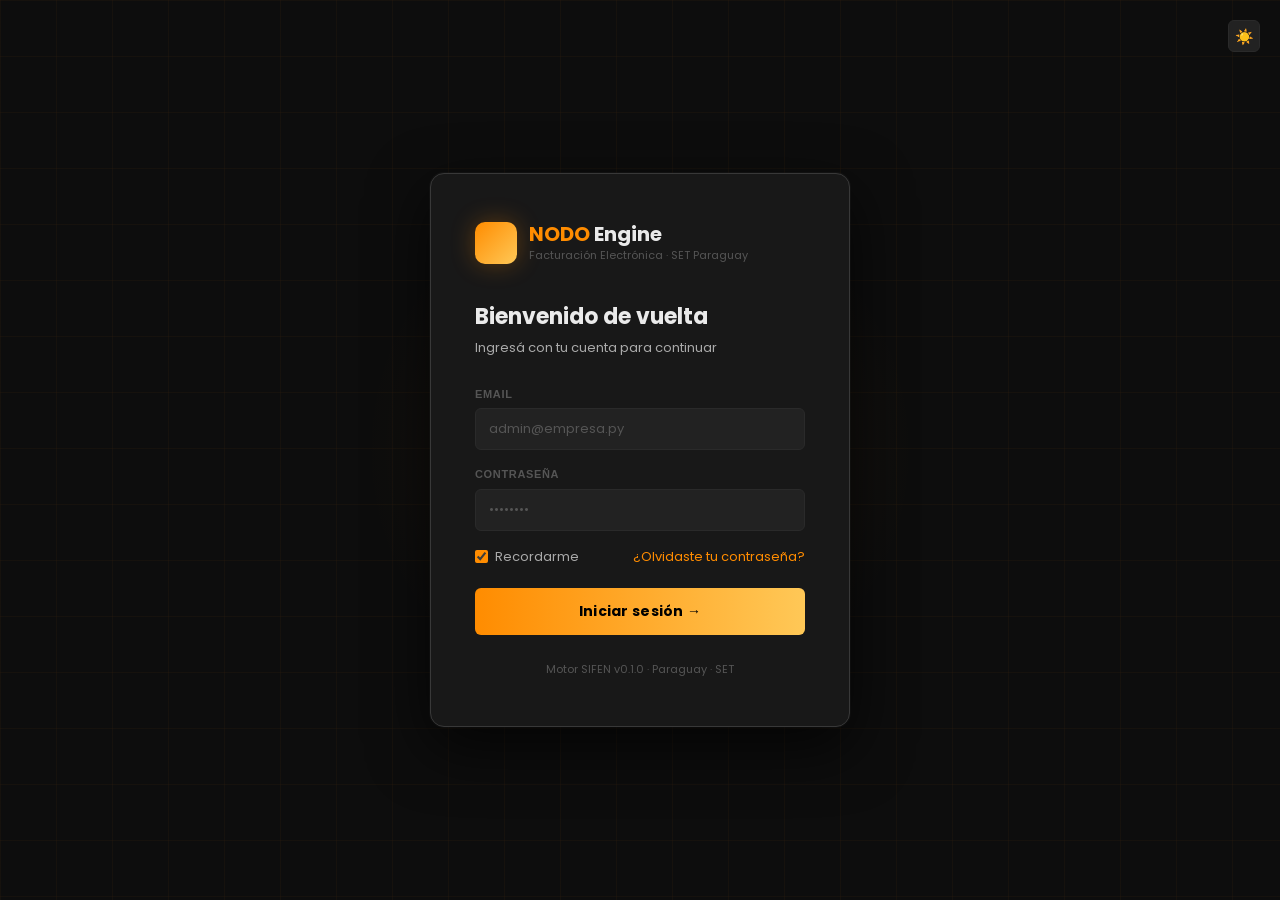
<file: panel.html>
<!DOCTYPE html>
<html lang="es" data-theme="dark">
<head>
<meta charset="UTF-8">
<meta name="viewport" content="width=device-width, initial-scale=1.0, viewport-fit=cover">
<meta name="mobile-web-app-capable" content="yes">
<meta name="apple-mobile-web-app-capable" content="yes">
<title>NODO Engine — Panel Empresa</title>
<link rel="stylesheet" href="css/theme.css">
<link rel="stylesheet" href="css/base.css">
<link rel="stylesheet" href="css/layout.css">
<link rel="stylesheet" href="css/responsive.css">
</head>
<body>

<div id="scr-panel" class="screen active">

  <!-- TOPBAR -->
  <div class="topbar">
    <!-- Hamburger (mobile only) -->
    <button class="ham-btn" onclick="toggleSidebar()" aria-label="Menú">
      <svg width="18" height="18" fill="none" stroke="currentColor" stroke-width="2" viewBox="0 0 24 24"><line x1="3" y1="6" x2="21" y2="6"/><line x1="3" y1="12" x2="21" y2="12"/><line x1="3" y1="18" x2="21" y2="18"/></svg>
    </button>
    <div class="tb-logo">
      <div class="tb-logo-icon" id="panel-logo"></div>
      <span class="tb-logo-text"><span>NODO</span> Engine</span>
    </div>
    <div class="divider"></div>
    <span class="fs-12 text-3">Panel de administración</span>
    <div class="tb-spacer"></div>
    <div class="tb-actions">
      <button class="theme-btn" data-theme-icon onclick="toggleTheme()" title="Cambiar tema">☀️</button>
      <div class="icon-btn" title="Documentación" onclick="window.open('docs/setup.html','_blank')">
        <svg width="15" height="15" fill="none" stroke="currentColor" stroke-width="2" viewBox="0 0 24 24"><circle cx="12" cy="12" r="10"/><path d="M9.09 9a3 3 0 015.83 1c0 2-3 3-3 3"/><line x1="12" y1="17" x2="12.01" y2="17"/></svg>
      </div>
      <div class="icon-btn" onclick="toggleNotif()" title="Notificaciones">
        <svg width="15" height="15" fill="none" stroke="currentColor" stroke-width="2" viewBox="0 0 24 24">
          <path d="M18 8A6 6 0 006 8c0 7-3 9-3 9h18s-3-2-3-9"/>
          <path d="M13.73 21a2 2 0 01-3.46 0"/>
        </svg>
        <div class="notif-dot"></div>
      </div>
      <div class="divider"></div>
      <div class="avatar">A</div>
    </div>
  </div>

  <!-- NOTIF PANEL -->
  <div class="notif-overlay" id="notif-overlay" onclick="toggleNotif()">
    <div class="notif-panel" onclick="event.stopPropagation()">
      <div class="np-head">Notificaciones <span style="font-size:11px;color:var(--orange);font-weight:400;cursor:pointer">Marcar leído</span></div>
      <div class="ni"><div class="ni-dot"></div><div><div class="ni-title">⚠️ Certificado próximo a vencer</div><div class="ni-sub">Distribuidora Centro — 12 días</div></div></div>
      <div class="ni"><div class="ni-dot" style="background:var(--red)"></div><div><div class="ni-title">❌ Error SET — lote #1028</div><div class="ni-sub">Farmacia Del Pueblo · Hace 15 min</div></div></div>
      <div class="ni"><div class="ni-dot" style="background:var(--green)"></div><div><div class="ni-title">✅ Lote #1027 aprobado — 48 docs</div><div class="ni-sub">SuperMercado Luque · Hace 1 hora</div></div></div>
    </div>
  </div>

  <!-- TENANT BAR -->
  <div class="tenant-bar">
    <div class="tb-back" onclick="window.location.href='index.html'">
      <svg width="14" height="14" fill="none" stroke="currentColor" stroke-width="2" viewBox="0 0 24 24"><polyline points="15 18 9 12 15 6"/></svg>
      Empresas
    </div>
    <div class="tb-tenant-info">
      <span class="tb-tenant-name" id="p-name">—</span>
      <div class="tb-sep"></div>
      <span class="tb-tenant-ruc mono fs-11 text-3" id="p-ruc">—</span>
    </div>
    <div class="tb-spacer"></div>
    <div class="tb-env" id="p-env">⚙ Test</div>
    <span class="badge badge-green" style="margin-right:16px"><span class="bd"></span>Activo</span>
  </div>

  <!-- Sidebar overlay (mobile) -->
  <div class="sidebar-overlay" id="sidebar-overlay" onclick="toggleSidebar()"></div>

  <!-- PANEL BODY -->
  <div class="panel-body">

    <!-- SIDEBAR -->
    <div class="sidebar">
      <div class="sb-section">
        <div class="sb-lbl">General</div>
        <div class="nav on" onclick="showPage('dash')" id="n-dash">
          <svg width="15" height="15" fill="none" stroke="currentColor" stroke-width="2" viewBox="0 0 24 24"><polyline points="22 12 18 12 15 21 9 3 6 12 2 12"/></svg>
          Dashboard
        </div>
        <div class="nav" onclick="showPage('config')" id="n-config">
          <svg width="15" height="15" fill="none" stroke="currentColor" stroke-width="2" viewBox="0 0 24 24"><circle cx="12" cy="12" r="3"/><path d="M19.07 4.93L17.66 6.34M4.93 4.93L6.34 6.34M19.07 19.07L17.66 17.66M4.93 19.07L6.34 17.66M22 12h-2M4 12H2M12 22v-2M12 4V2"/></svg>
          Configuración
        </div>
        <div class="nav" onclick="showPage('correo')" id="n-correo">
          <svg width="15" height="15" fill="none" stroke="currentColor" stroke-width="2" viewBox="0 0 24 24"><path d="M4 4h16c1.1 0 2 .9 2 2v12c0 1.1-.9 2-2 2H4c-1.1 0-2-.9-2-2V6c0-1.1.9-2 2-2z"/><polyline points="22,6 12,13 2,6"/></svg>
          Config. correo
        </div>
        <div class="nav" onclick="showPage('integracion')" id="n-integracion">
          <svg width="15" height="15" fill="none" stroke="currentColor" stroke-width="2" viewBox="0 0 24 24"><path d="M10 13a5 5 0 007.54.54l3-3a5 5 0 00-7.07-7.07l-1.72 1.71"/><path d="M14 11a5 5 0 00-7.54-.54l-3 3a5 5 0 007.07 7.07l1.71-1.71"/></svg>
          Integración ERP
        </div>
      </div>
      <div class="sb-section">
        <div class="sb-lbl">Facturación</div>
        <div class="nav" onclick="showPage('documentos')" id="n-documentos">
          <svg width="15" height="15" fill="none" stroke="currentColor" stroke-width="2" viewBox="0 0 24 24"><path d="M14 2H6a2 2 0 00-2 2v16a2 2 0 002 2h12a2 2 0 002-2V8z"/><polyline points="14 2 14 8 20 8"/></svg>
          Documentos
        </div>
        <div class="nav" onclick="showPage('lotes')" id="n-lotes">
          <svg width="15" height="15" fill="none" stroke="currentColor" stroke-width="2" viewBox="0 0 24 24"><polyline points="22 12 16 12 14 15 10 15 8 12 2 12"/><path d="M5.45 5.11L2 12v6a2 2 0 002 2h16a2 2 0 002-2v-6l-3.45-6.89A2 2 0 0016.76 4H7.24a2 2 0 00-1.79 1.11z"/></svg>
          Lotes de envío
          <span class="nav-badge">2</span>
        </div>
      </div>
      <div class="sb-section">
        <div class="sb-lbl">Sistema</div>
        <div class="nav" onclick="showPage('webhooks')" id="n-webhooks">
          <svg width="15" height="15" fill="none" stroke="currentColor" stroke-width="2" viewBox="0 0 24 24"><path d="M10 13a5 5 0 007.54.54l3-3a5 5 0 00-7.07-7.07l-1.72 1.71"/><path d="M14 11a5 5 0 00-7.54-.54l-3 3a5 5 0 007.07 7.07l1.71-1.71"/></svg>
          Webhooks
        </div>
        <div class="nav" onclick="showPage('logs')" id="n-logs">
          <svg width="15" height="15" fill="none" stroke="currentColor" stroke-width="2" viewBox="0 0 24 24"><path d="M14 2H6a2 2 0 00-2 2v16a2 2 0 002 2h12a2 2 0 002-2V8z"/><path d="M9 13h6M9 17h4M9 9h1"/></svg>
          Logs / Auditoría
        </div>
      </div>
    </div><!-- /sidebar -->

    <!-- MAIN CONTENT -->
    <div class="main">

      <!-- ══════ DASHBOARD ══════ -->
      <div class="pg on" id="pg-dash">
        <div class="ph">
          <div><div class="ph-title">Dashboard</div><div class="ph-sub" id="ph-dash-sub">—</div></div>
          <div class="ph-right"><span class="badge badge-green"><span class="bd"></span>Activo</span></div>
        </div>

        <div id="cert-warn-alert" style="display:none" class="alert alert-warn">
          <span style="font-size:16px">⚠️</span>
          <div><strong>Certificado próximo a vencer.</strong> Quedan <span id="cert-warn-days"></span> días. Renovalo antes de que expire. <span class="alert-link" onclick="showPage('config')">→ Ir a configuración</span></div>
        </div>

        <div class="grid-4 mb-20">
          <div class="stat"><div class="stat-ico ico-o">🧾</div><div class="stat-val" id="stat-hoy">—</div><div class="stat-lbl">Facturas hoy</div><div class="stat-ch up" id="stat-hoy-ch"></div></div>
          <div class="stat"><div class="stat-ico ico-g">✅</div><div class="stat-val" id="stat-mes">—</div><div class="stat-lbl">Este mes</div><div class="stat-ch up" id="stat-mes-ch"></div></div>
          <div class="stat"><div class="stat-ico ico-b">🔄</div><div class="stat-val" id="stat-nc">—</div><div class="stat-lbl">Notas de crédito</div><div class="stat-ch up">Este mes</div></div>
          <div class="stat"><div class="stat-ico ico-r">❌</div><div class="stat-val" id="stat-rec">—</div><div class="stat-lbl">Rechazadas</div><div class="stat-ch down" id="stat-rec-ch">Este mes</div></div>
        </div>

        <div class="grid-2">
          <div class="tw">
            <div class="tw-head"><div class="tw-title">Facturación — últimos 7 días</div></div>
            <div style="padding:18px 20px">
              <div style="display:flex;justify-content:space-between;font-size:10px;color:var(--text3);margin-bottom:6px"><span>Lun</span><span>Mar</span><span>Mié</span><span>Jue</span><span>Vie</span><span>Sáb</span><span>Hoy</span></div>
              <div class="mchart">
                <div class="mb" style="height:62%"></div><div class="mb" style="height:82%"></div><div class="mb" style="height:51%"></div>
                <div class="mb" style="height:88%"></div><div class="mb" style="height:73%"></div><div class="mb" style="height:42%"></div>
                <div class="mb today" style="height:100%"></div>
              </div>
            </div>
          </div>
          <div class="tw">
            <div class="tw-head"><div class="tw-title">Últimos eventos</div></div>
            <ul class="tl">
              <li class="tl-item"><div class="tl-dot tl-ok">✓</div><div class="tl-body"><div class="tl-title">Lote #1027 aprobado — 48 docs</div><div class="tl-sub">Hace 1 hora · SET 0260</div></div></li>
              <li class="tl-item"><div class="tl-dot tl-info">📋</div><div class="tl-body"><div class="tl-title">Certificado verificado OK</div><div class="tl-sub">Hace 2 horas · Vence en <span id="cert-days-tl">—</span> días</div></div></li>
              <li class="tl-item"><div class="tl-dot tl-ok">✓</div><div class="tl-body"><div class="tl-title">Lote #1024 aprobado — 200 docs</div><div class="tl-sub">Ayer 18:30</div></div></li>
            </ul>
          </div>
        </div>
      </div>

      <!-- ══════ CONFIGURACIÓN ══════ -->
      <div class="pg" id="pg-config">
        <div class="ph">
          <div><div class="ph-title">Configuración del emisor</div><div class="ph-sub" id="ph-cfg-sub">—</div></div>
          <div class="ph-right">
            <button class="btn btn-g btn-sm">Descartar</button>
            <button class="btn btn-o btn-sm" onclick="saveConfig()">💾 Guardar cambios</button>
          </div>
        </div>

        <!-- LOGO -->
        <div class="fsec">
          <div class="fsec-head"><div class="fsec-ico">🖼</div><div><div class="fsec-title">Logo del emisor</div><div class="fsec-desc">Aparece en el encabezado del KUDE (factura PDF) y en documentos electrónicos</div></div></div>
          <div class="fsec-body">
            <div class="logo-upload-wrap">
              <div class="logo-preview" id="cfg-logo-preview">
                <span class="logo-preview-placeholder">🏢</span>
              </div>
              <div style="flex:1">
                <label class="upload-zone" for="cfg-logo-input">
                  <div style="font-size:24px;margin-bottom:8px">📂</div>
                  <div style="font-size:13px;font-weight:600;margin-bottom:4px">Subir o reemplazar logo</div>
                  <div class="fs-11 text-3">PNG, JPG o SVG — máx. 2MB</div>
                  <div class="fs-11 text-3" style="margin-top:4px">Recomendado: 300×100px, fondo transparente</div>
                </label>
                <input type="file" id="cfg-logo-input" accept="image/*" style="display:none" onchange="previewLogo(this,'cfg-logo-preview')">
                <div style="margin-top:10px;display:flex;gap:8px">
                  <button class="btn btn-g btn-sm" onclick="document.getElementById('cfg-logo-input').click()">📂 Seleccionar archivo</button>
                  <button class="btn btn-d btn-sm" onclick="removeLogo()">🗑 Quitar logo</button>
                </div>
              </div>
            </div>
          </div>
        </div>

        <!-- DATOS FISCALES -->
        <div class="fsec">
          <div class="fsec-head"><div class="fsec-ico">🏢</div><div><div class="fsec-title">Datos fiscales</div><div class="fsec-desc">Información del contribuyente ante la SET</div></div></div>
          <div class="fsec-body">
            <div class="grid-3 gap-16">
              <div class="field"><label>RUC *</label><input id="cfg-ruc" placeholder="80012345-6"></div>
              <div class="field"><label>Razón social *</label><input id="cfg-razon" placeholder="Mi Empresa S.A."></div>
              <div class="field"><label>Nombre fantasia</label><input id="cfg-fantasia" placeholder="Mi Empresa"></div>
              <div class="field"><label>Dirección *</label><input id="cfg-dir" placeholder="Av. Principal 1234, Ciudad"></div>
              <div class="field"><label>Teléfono</label><input id="cfg-tel" placeholder="021-555-1234"></div>
              <div class="field"><label>Email</label><input type="email" id="cfg-email" placeholder="fe@empresa.py"></div>
            </div>
            <div class="grid-3 gap-16" style="margin-top:14px">
              <div class="field"><label>Tipo contribuyente</label>
                <select id="cfg-tipo"><option>Empresa</option><option>Persona física</option></select>
              </div>
              <div class="field"><label>Tipo de régimen</label>
                <select id="cfg-regimen"><option>General</option><option>Simplificado</option></select>
              </div>
              <div class="field"><label>Departamento</label>
                <select id="cfg-dept">
                  <option>Central</option><option>Asunción</option><option>Alto Paraná</option>
                  <option>Itapúa</option><option>Cordillera</option><option>Paraguarí</option>
                </select>
              </div>
            </div>
          </div>
        </div>

        <!-- SEGURIDAD + AMBIENTE -->
        <div class="grid-2">
          <div class="fsec">
            <div class="fsec-head"><div class="fsec-ico">🔐</div><div><div class="fsec-title">Seguridad SIFEN</div><div class="fsec-desc">Códigos para firma y QR</div></div></div>
            <div class="fsec-body" style="display:grid;gap:14px">
              <div class="field"><label>Código de Seguridad (CSC) *</label><input type="password" id="cfg-csc" placeholder="9 caracteres"></div>
              <div class="field"><label>ID CSC</label><input id="cfg-id-csc" placeholder="0001" maxlength="4"></div>
            </div>
          </div>
          <div class="fsec">
            <div class="fsec-head"><div class="fsec-ico">🌐</div><div><div class="fsec-title">Ambiente</div><div class="fsec-desc">Modo de envío a SET</div></div></div>
            <div class="fsec-body">
              <div class="env-sw">
                <div class="env-opt on" id="env-test" onclick="setEnv(this)"><div class="env-opt-ico">⚙️</div><div class="env-opt-lbl">Test</div><div class="env-opt-desc">Pruebas SIFEN</div></div>
                <div class="env-opt" id="env-prod" onclick="setEnv(this)"><div class="env-opt-ico">🚀</div><div class="env-opt-lbl">Producción</div><div class="env-opt-desc">Envío real a SET</div></div>
              </div>
            </div>
          </div>
        </div>

        <!-- CERTIFICADO -->
        <div class="fsec">
          <div class="fsec-head"><div class="fsec-ico">🔑</div><div><div class="fsec-title">Certificado digital</div><div class="fsec-desc">Archivo .p12 para firma de documentos electrónicos (PKCS#12)</div></div></div>
          <div class="fsec-body">
            <div id="cert-status-block" class="cert-ok">
              <span style="font-size:18px">✅</span>
              <div>
                <div class="fw-600 fs-12">Certificado cargado y válido</div>
                <div class="fs-12 text-2">Alias: <span class="mono" id="cert-alias-txt">—</span> · Vence el <span id="cert-date-txt">—</span> (<span id="cert-days-txt">—</span> días)</div>
              </div>
            </div>
            <div class="grid-2">
              <div>
                <label class="upload-zone" for="cfg-cert-input">
                  <div style="font-size:24px;margin-bottom:8px">📂</div>
                  <div style="font-size:13px;font-weight:600;margin-bottom:4px">Subir / Reemplazar certificado</div>
                  <div class="fs-11 text-3">Archivo .p12 (PKCS#12)</div>
                </label>
                <input type="file" id="cfg-cert-input" accept=".p12,.pfx" style="display:none" onchange="certFileSelected(this)">
                <div id="cert-filename" class="fs-11 text-3" style="margin-top:8px;text-align:center"></div>
              </div>
              <div style="display:grid;gap:12px">
                <div class="field"><label>Alias del certificado</label><input id="cfg-cert-alias" placeholder="MIEMPRESA"></div>
                <div class="field"><label>Contraseña del certificado</label><input type="password" id="cfg-cert-pass" placeholder="••••••••"></div>
                <div class="field"><label>Fecha de vencimiento</label><input type="date" id="cfg-cert-vence"></div>
              </div>
            </div>
          </div>
        </div>

        <!-- ACTIVIDADES ECONÓMICAS -->
        <div class="fsec">
          <div class="fsec-head"><div class="fsec-ico">🏷</div><div><div class="fsec-title">Actividades económicas</div><div class="fsec-desc">Códigos habilitados por la SET para este contribuyente</div></div></div>
          <div class="fsec-body">
            <div style="overflow-x:auto;margin-bottom:14px">
              <table id="actividades-table">
                <thead><tr><th>Código</th><th>Descripción</th><th></th></tr></thead>
                <tbody id="actividades-body"></tbody>
              </table>
            </div>
            <div style="display:flex;gap:10px;align-items:center">
              <input id="new-act-cod" placeholder="Código (ej: 47110)" class="field" style="width:160px;padding:7px 10px;font-size:12px;background:var(--bg4);border:1px solid var(--border);border-radius:6px;color:var(--text)">
              <input id="new-act-desc" placeholder="Descripción de la actividad" class="field" style="flex:1;padding:7px 10px;font-size:12px;background:var(--bg4);border:1px solid var(--border);border-radius:6px;color:var(--text)">
              <button class="btn btn-g btn-sm" onclick="addActividad()">+ Agregar</button>
            </div>
          </div>
        </div>

        <!-- PUNTOS DE EXPEDICIÓN -->
        <div class="fsec">
          <div class="fsec-head"><div class="fsec-ico">🏭</div><div><div class="fsec-title">Establecimientos y timbrados</div><div class="fsec-desc">Habilitados por la SET — el tipo de documento lo define tu ERP al emitir</div></div></div>
          <div class="fsec-body">
            <div id="establecimientos-wrap"></div>
            <button class="btn btn-g btn-sm" style="margin-top:4px" onclick="openModal('modal-timbrado')">+ Agregar timbrado</button>
          </div>
        </div>
      </div>

      <!-- ══════ CORREO ══════ -->
      <div class="pg" id="pg-correo">
        <div class="ph">
          <div><div class="ph-title">Configuración de correo</div><div class="ph-sub">SMTP y plantillas de mensajes para envío de KUDE</div></div>
          <div class="ph-right">
            <button class="btn btn-g btn-sm" onclick="testSmtp()">🧪 Probar conexión</button>
            <button class="btn btn-o btn-sm" onclick="saveSmtp()">💾 Guardar todo</button>
          </div>
        </div>

        <!-- SMTP -->
        <div class="fsec" style="margin-bottom:18px">
          <div class="fsec-head"><div class="fsec-ico">📧</div><div><div class="fsec-title">Servidor SMTP</div><div class="fsec-desc">Configuración del correo saliente</div></div></div>
          <div class="fsec-body">
            <div class="grid-2" style="gap:14px">
              <div class="field"><label>SMTP Host</label><input id="smtp-host" placeholder="smtp.hostinger.com"></div>
              <div class="field"><label>Puerto</label><input id="smtp-port" type="number" placeholder="465"></div>
              <div class="field"><label>Usuario</label><input id="smtp-user" placeholder="info@empresa.py"></div>
              <div class="field"><label>Contraseña</label><input type="password" id="smtp-pass" placeholder="••••••••"></div>
              <div class="field"><label>Email remitente</label><input id="smtp-from" placeholder="info@empresa.py"></div>
              <div class="field"><label>Nombre remitente</label><input id="smtp-fromname" placeholder="NODO Informatica"></div>
            </div>
            <div style="margin-top:18px">
              <div class="tog-row">
                <div><div class="tog-lbl">Usar TLS/SSL</div><div class="tog-desc">Recomendado — puerto 465 con SSL activado</div></div>
                <label class="toggle"><input type="checkbox" id="smtp-ssl" checked><span class="ts"></span></label>
              </div>
              <div class="tog-row">
                <div><div class="tog-lbl">Enviar KUDE al cliente automáticamente</div><div class="tog-desc">Adjunta el PDF al email del receptor al aprobarse el DE</div></div>
                <label class="toggle"><input type="checkbox" id="smtp-kude" checked><span class="ts"></span></label>
              </div>
            </div>
          </div>
        </div>

        <!-- PLANTILLAS -->
        <div class="fsec">
          <div class="fsec-head"><div class="fsec-ico">✏️</div><div><div class="fsec-title">Plantillas de mensajes</div><div class="fsec-desc">Personalizá el asunto y cuerpo del email que recibe el cliente</div></div></div>
          <div class="fsec-body">

            <div style="background:var(--bg4);border:1px solid var(--border);border-radius:8px;padding:12px 16px;margin-bottom:20px">
              <div style="font-size:11px;font-weight:700;color:var(--text3);text-transform:uppercase;letter-spacing:.06em;margin-bottom:8px">Variables disponibles — clic para insertar</div>
              <div style="display:flex;flex-wrap:wrap;gap:6px">
                <code style="font-size:11px;cursor:pointer;border-color:var(--orange)" onclick="insertarVar('email-asunto','${tipoDocumento}')">${tipoDocumento}</code>
                <code style="font-size:11px;cursor:pointer;border-color:var(--orange)" onclick="insertarVar('email-asunto','${numeroFactura}')">${numeroFactura}</code>
                <code style="font-size:11px;cursor:pointer" onclick="insertarVar('email-cuerpo','${receptor_nombre}')">${receptor_nombre}</code>
                <code style="font-size:11px;cursor:pointer" onclick="insertarVar('email-cuerpo','${receptor_ruc}')">${receptor_ruc}</code>
                <code style="font-size:11px;cursor:pointer" onclick="insertarVar('email-cuerpo','${emisor_nombre}')">${emisor_nombre}</code>
                <code style="font-size:11px;cursor:pointer" onclick="insertarVar('email-cuerpo','${emisor_ruc}')">${emisor_ruc}</code>
                <code style="font-size:11px;cursor:pointer" onclick="insertarVar('email-cuerpo','${monto_total}')">${monto_total}</code>
                <code style="font-size:11px;cursor:pointer" onclick="insertarVar('email-cuerpo','${fecha}')">${fecha}</code>
                <code style="font-size:11px;cursor:pointer" onclick="insertarVar('email-cuerpo','${cdc}')">${cdc}</code>
                <code style="font-size:11px;cursor:pointer" onclick="insertarVar('email-cuerpo','${emisor_telefono}')">${emisor_telefono}</code>
                <code style="font-size:11px;cursor:pointer" onclick="insertarVar('email-cuerpo','${emisor_email}')">${emisor_email}</code>
              </div>
            </div>

            <div class="field" style="margin-bottom:18px">
              <label style="display:flex;justify-content:space-between;align-items:center">
                Asunto del email
                <button class="btn btn-g btn-xs" onclick="resetAsunto()">↺ Predeterminado</button>
              </label>
              <input id="email-asunto" style="font-family:monospace;font-size:13px">
            </div>

            <div class="field" style="margin-bottom:18px">
              <label style="display:flex;justify-content:space-between;align-items:center">
                Cuerpo del email
                <button class="btn btn-g btn-xs" onclick="resetCuerpo()">↺ Predeterminado</button>
              </label>
              <textarea id="email-cuerpo" rows="8" style="font-size:13px;line-height:1.7;resize:vertical;width:100%;background:var(--bg4);border:1px solid var(--border);border-radius:8px;padding:12px 14px;color:var(--text);outline:none;font-family:inherit"></textarea>
              <div style="font-size:11px;color:var(--text3);margin-top:5px">Texto principal del email. El PDF del KUDE se adjunta automáticamente.</div>
            </div>

            <!-- INFORMACIÓN ADICIONAL -->
            <div class="field" style="margin-bottom:18px">
              <label style="display:flex;justify-content:space-between;align-items:center">
                Información adicional (al final del cuerpo)
                <span style="font-size:11px;color:var(--text3);font-weight:400">Opcional</span>
              </label>
              <textarea id="email-info-adicional" rows="4" placeholder="Ej: Métodos de pago aceptados: Efectivo, Transferencia bancaria&#10;Banco: Itaú · Cuenta: 123456-7 · Alias: miempresa&#10;&#10;Para consultas: info@miempresa.py" style="font-size:13px;line-height:1.7;resize:vertical;width:100%;background:var(--bg4);border:1px solid var(--border);border-radius:8px;padding:12px 14px;color:var(--text);outline:none;font-family:inherit"></textarea>
              <div style="font-size:11px;color:var(--text3);margin-top:5px">Se muestra después del cuerpo principal. Ideal para métodos de pago, datos bancarios o información de contacto.</div>
            </div>

            <!-- FIRMA -->
            <div class="field" style="margin-bottom:20px">
              <label style="display:flex;justify-content:space-between;align-items:center">
                Firma del correo
                <button class="btn btn-g btn-xs" onclick="resetFirma()">↺ Predeterminado</button>
              </label>
              <textarea id="email-firma" rows="3" style="font-size:13px;line-height:1.7;resize:vertical;width:100%;background:var(--bg4);border:1px solid var(--border);border-radius:8px;padding:12px 14px;color:var(--text);outline:none;font-family:inherit"></textarea>
              <div style="font-size:11px;color:var(--text3);margin-top:5px">Se muestra al final del email, después de la información adicional.</div>
            </div>

            <!-- PREVIEW -->
            <div>
              <div style="font-size:12px;font-weight:600;color:var(--text2);margin-bottom:10px">Vista previa</div>
              <div style="background:var(--bg4);border:1px solid var(--border);border-radius:10px;overflow:hidden">
                <div style="background:var(--bg3);padding:10px 16px;border-bottom:1px solid var(--border)">
                  <div style="font-size:12px;font-weight:600;color:var(--text)" id="preview-asunto">—</div>
                  <div style="font-size:11px;color:var(--text3);margin-top:2px">De: <span id="preview-from">—</span></div>
                </div>
                <div style="padding:16px;font-size:13px;color:var(--text2);line-height:1.8;white-space:pre-wrap;max-height:220px;overflow-y:auto" id="preview-cuerpo">—</div>
              </div>
            </div>

          </div>
        </div>
      </div>

      <!-- ══════ INTEGRACIÓN ERP ══════ -->
      <div class="pg" id="pg-integracion">
        <div class="ph">
          <div>
            <div class="ph-title">Integración con ERP</div>
            <div class="ph-sub" id="ph-int-sub">Guía técnica completa — todo lo que el desarrollador necesita para integrarse</div>
          </div>
        </div>

        <!-- ═══ CREDENCIALES DE CONEXIÓN ═══ -->
        <div class="fsec" style="margin-bottom:18px">
          <div class="fsec-head">
            <div class="fsec-ico">🔑</div>
            <div>
              <div class="fsec-title">Credenciales de conexión</div>
              <div class="fsec-desc">Estos son los únicos dos datos que el desarrollador necesita para empezar</div>
            </div>
          </div>
          <div class="fsec-body">
            <div style="display:grid;gap:16px">

              <div>
                <div class="field-label" style="font-size:11px;font-weight:700;color:var(--text3);text-transform:uppercase;letter-spacing:.07em;margin-bottom:6px">
                  URL BASE DE LA API
                </div>
                <div style="display:flex;gap:8px;align-items:center">
                  <div style="flex:1;background:var(--bg4);border:1px solid var(--border);border-radius:6px;padding:11px 14px;font-family:'JetBrains Mono',monospace;font-size:13px;color:var(--orange);word-break:break-all" id="display-api-url">—</div>
                  <button class="btn btn-g btn-sm" onclick="copyField('display-api-url','URL base')">📋 Copiar</button>
                </div>
                <div style="font-size:12px;color:var(--text3);margin-top:6px;line-height:1.6">
                  Todos los endpoints se construyen sobre esta URL. Por ejemplo, para emitir una factura: <code style="font-size:11px">URL_BASE + /documentos/erp</code>
                </div>
              </div>

              <div>
                <div class="field-label" style="font-size:11px;font-weight:700;color:var(--text3);text-transform:uppercase;letter-spacing:.07em;margin-bottom:6px">
                  API KEY — HEADER DE AUTENTICACIÓN
                </div>
                <div style="display:flex;gap:8px;align-items:center">
                  <div style="flex:1;background:var(--bg4);border:1px solid var(--border);border-radius:6px;padding:11px 14px;font-family:'JetBrains Mono',monospace;font-size:13px;word-break:break-all" id="display-api-key-integ" style="color:var(--text2)">—</div>
                  <button class="btn btn-g btn-sm" onclick="copyField('display-api-key-integ','API Key')">📋 Copiar</button>
                </div>
                <div style="font-size:12px;color:var(--text3);margin-top:6px;line-height:1.6">
                  Esta clave identifica al emisor (empresa). Se envía en <strong>cada request</strong> como header HTTP: <code style="font-size:11px">X-API-Key: sk_live_XXXX</code>.<br>
                  Sin este header, la API devuelve <code style="font-size:11px">401 Unauthorized</code>. La clave es secreta — no exponerla en el frontend ni en logs.
                </div>
              </div>

              <div style="background:var(--yellow-bg);border:1px solid rgba(255,200,87,.25);border-radius:8px;padding:14px 16px;font-size:12px;color:var(--text2);line-height:1.7">
                <strong style="color:var(--yellow)">⚠️ Ambiente de pruebas vs producción</strong><br>
                Las keys que empiezan con <code>sk_test_</code> operan contra el ambiente de pruebas de SIFEN (no envían documentos reales a la SET).<br>
                Las keys <code>sk_live_</code> operan en producción — cada documento enviado queda registrado oficialmente en la SET.<br>
                Usá <code>sk_test_</code> para todas las pruebas de integración antes de pasar a producción.
              </div>

            </div>
          </div>
        </div>

        <!-- ═══ GUÍA TÉCNICA COMPLETA ═══ -->
        <div class="fsec">
          <div class="fsec-head">
            <div class="fsec-ico">📖</div>
            <div>
              <div class="fsec-title">Documentación técnica para el desarrollador</div>
              <div class="fsec-desc">Guía completa con todos los endpoints, ejemplos en VB.NET y casos de uso</div>
            </div>
            <a href="docs/integracion.html" target="_blank" class="btn btn-o btn-sm" style="margin-left:auto">📖 Abrir documentación completa</a>
          </div>
          <div class="fsec-body">
            <div style="display:flex;align-items:center;gap:20px;padding:8px 0">
              <div style="font-size:13px;color:var(--text2);line-height:1.7">
                La documentación se abre en una página separada con navegación lateral, ejemplos completos en <strong>VB.NET</strong>, Python, PHP y cURL, referencia de todos los campos, tablas de valores SET y manejo de errores.
              </div>
            </div>
          </div>
        </div>

      </div>
      <!-- ══════ DOCUMENTOS ══════ -->
      <div class="pg" id="pg-documentos">
        <div class="ph">
          <div><div class="ph-title">Documentos electrónicos</div><div class="ph-sub" id="ph-doc-sub">—</div></div>
          <div class="ph-right"><button class="btn btn-g btn-sm" onclick="exportarDocsCsv()">⬇ Exportar CSV</button></div>
        </div>

        <div data-tabs>
          <div class="tabs">
            <div class="tab on" onclick="swTab(this,'tb-fac',['tb-fac','tb-nc','tb-otros'],1)">
              📄 Facturas <span class="tab-cnt tab-cnt-o" id="cnt-fac">—</span>
            </div>
            <div class="tab" onclick="swTab(this,'tb-nc',['tb-fac','tb-nc','tb-otros'],5)">
              🧾 Notas de crédito <span class="tab-cnt tab-cnt-g" id="cnt-nc">—</span>
            </div>
            <div class="tab" onclick="swTab(this,'tb-otros',['tb-fac','tb-nc','tb-otros'],-1)">
              📑 Otros
            </div>
          </div>
        </div>

        <!-- Tabla compartida para todos los tabs -->
        <div class="tw">
          <div class="tw-head">
            <div class="search-box" style="max-width:280px">
              <svg width="12" height="12" fill="none" stroke="var(--text3)" stroke-width="2" viewBox="0 0 24 24"><circle cx="11" cy="11" r="8"/><path d="m21 21-4.35-4.35"/></svg>
              <input id="docs-search" placeholder="Número, cliente, RUC..." oninput="filtrarDocs(this.value)">
            </div>
            <div class="filter-pill" id="filter-estado-lbl" onclick="toggleEstadoFilter()">Estado ▾</div>
            <div id="filter-estado-opts" style="display:none;gap:6px" class="flex">
              <div class="filter-pill on" onclick="setEstadoFilter('',this)">Todos</div>
              <div class="filter-pill" onclick="setEstadoFilter('aprobado',this)">Aprobado</div>
              <div class="filter-pill" onclick="setEstadoFilter('rechazado',this)">Rechazado</div>
              <div class="filter-pill" onclick="setEstadoFilter('pendiente',this)">Pendiente</div>
              <div class="filter-pill" onclick="setEstadoFilter('cancelado',this)">Cancelado</div>
            </div>
          </div>
          <div style="overflow-x:auto">
            <table>
              <thead><tr><th>Número</th><th>Cliente</th><th>Fecha</th><th>Monto</th><th>IVA</th><th>Email</th><th>Estado</th><th>Acciones</th></tr></thead>
              <tbody id="docs-body"></tbody>
            </table>
          </div>
          <div class="pag">
            <div class="pag-info" id="docs-pag-info">—</div>
            <div class="pb" onclick="docsPage(-1)">‹</div>
            <div class="pb on" id="docs-page-num">1</div>
            <div class="pb" onclick="docsPage(1)">›</div>
          </div>
        </div>
      </div>

      <!-- ══════ LOTES ══════ -->
      <div class="pg" id="pg-lotes">
        <div class="ph">
          <div><div class="ph-title">Lotes de envío</div><div class="ph-sub">Historial de envíos a la SET · SIFEN</div></div>
          <div class="ph-right"><span class="badge badge-yellow">⏳ 1 procesando</span></div>
        </div>
        <div class="alert alert-err">
          <span style="font-size:16px">❌</span>
          <div><strong>Lote #1028 con error.</strong> Código SET 0300: "Datos incorrectos". 12 documentos rechazados. <span class="alert-link" onclick="openModal('modal-lote-error')">→ Ver detalle</span></div>
        </div>
        <div class="tw">
          <div class="tw-head"><div class="tw-title">Todos los lotes</div><div class="filter-pill">Estado ▾</div><div class="filter-pill">Fecha ▾</div></div>
          <div style="overflow-x:auto">
            <table id="lotes-table">
              <thead><tr><th>ID Lote</th><th>Documentos</th><th>Fecha envío</th><th>Estado</th><th>Respuesta SET</th><th>Acción</th></tr></thead>
              <tbody id="lotes-body"></tbody>
            </table>
          </div>
          <div class="pag"><div class="pag-info">34 lotes · Página 1 de 4</div><div class="pb">‹</div><div class="pb on">1</div><div class="pb">2</div><div class="pb">3</div><div class="pb">4</div><div class="pb">›</div></div>
        </div>
      </div>

      <!-- ══════ WEBHOOKS ══════ -->
      <div class="pg" id="pg-webhooks">
        <div class="ph">
          <div><div class="ph-title">Webhooks</div><div class="ph-sub">Notificaciones automáticas a tu ERP cuando cambia el estado de un DE</div></div>
          <div class="ph-right"><button class="btn btn-o btn-sm" onclick="openModal('modal-webhook')">+ Nuevo webhook</button></div>
        </div>
        <div class="alert alert-info" style="margin-bottom:20px">
          <span style="font-size:16px">ℹ️</span>
          <div>Se envía un POST a tu URL con el CDC, estado, y datos del documento. Eventos disponibles: <span class="mono" style="font-size:12px">de.aprobado · de.rechazado · de.cancelado</span></div>
        </div>
        <div class="tw" style="margin-bottom:20px">
          <div class="tw-head"><div class="tw-title">Webhooks configurados</div></div>
          <table>
            <thead><tr><th>URL destino</th><th>Eventos</th><th>Estado</th><th>Último disparo</th><th></th></tr></thead>
            <tbody>
              <tr>
                <td class="mono fs-12">https://erp.superluque.py/webhook/nodo</td>
                <td><span class="badge badge-blue fs-11">de.aprobado</span> <span class="badge badge-blue fs-11">de.rechazado</span></td>
                <td><span class="badge badge-green">Activo</span></td>
                <td class="fs-12 text-2">Hace 1 hora · HTTP 200</td>
                <td><div class="td-act"><button class="btn btn-g btn-xs">Probar</button><button class="btn btn-d btn-xs">Eliminar</button></div></td>
              </tr>
            </tbody>
          </table>
        </div>
        <div class="fsec">
          <div class="fsec-head"><div class="fsec-ico">📋</div><div><div class="fsec-title">Log de disparos recientes</div></div></div>
          <div class="fsec-body" style="padding:0">
            <div class="lrow"><div class="ldot lok"></div><div class="lmsg">de.aprobado → https://erp.superluque.py/webhook/nodo · CDC: 01800123456001001000012300920251234567890 · HTTP 200</div><div class="ltime">10:05:23</div></div>
            <div class="lrow"><div class="ldot lerr"></div><div class="lmsg">de.rechazado → https://erp.superluque.py/webhook/nodo · Error: connection timeout · Reintento 1/3</div><div class="ltime">09:45:11</div></div>
            <div class="lrow"><div class="ldot lok"></div><div class="lmsg">de.aprobado → https://erp.superluque.py/webhook/nodo · HTTP 200 · Duración: 142ms</div><div class="ltime">09:01:12</div></div>
          </div>
        </div>
      </div>

      <!-- ══════ LOGS ══════ -->
      <div class="pg" id="pg-logs">
        <div class="ph">
          <div><div class="ph-title">Logs y auditoría</div><div class="ph-sub">Eventos del sistema, errores e integraciones API</div></div>
          <div class="ph-right"><div class="filter-pill">Tipo ▾</div><div class="filter-pill">Hoy ▾</div></div>
        </div>
        <div class="tw">
          <div class="tw-head">
            <div class="tw-title">Eventos recientes</div>
            <div class="search-box" style="max-width:240px">
              <svg width="12" height="12" fill="none" stroke="var(--text3)" stroke-width="2" viewBox="0 0 24 24"><circle cx="11" cy="11" r="8"/><path d="m21 21-4.35-4.35"/></svg>
              <input placeholder="Buscar en logs...">
            </div>
          </div>
          <div class="lrow"><div class="ldot lok"></div><div class="lmsg"><strong style="color:var(--text)">SIFEN · envio</strong> — Lote #1027 aprobado · 48/48 · Código 0260 · 1.2s</div><div class="ltime">10:05:23</div></div>
          <div class="lrow"><div class="ldot lerr"></div><div class="lmsg"><strong style="color:var(--text)">SIFEN · envio</strong> — Lote #1028 rechazado · 0300 · "RUC receptor inválido en 001-001-0001232"</div><div class="ltime">09:45:11</div></div>
          <div class="lrow"><div class="ldot lok"></div><div class="lmsg"><strong style="color:var(--text)">API · /erp</strong> — POST recibido · ref: FAC-2025-0489 · 201 OK · 89ms</div><div class="ltime">09:43:55</div></div>
          <div class="lrow"><div class="ldot lok"></div><div class="lmsg"><strong style="color:var(--text)">WEBHOOK · de.aprobado</strong> — Enviado a https://erp.superluque.py/webhook · HTTP 200 · 142ms</div><div class="ltime">09:01:12</div></div>
          <div class="lrow"><div class="ldot lwarn"></div><div class="lmsg"><strong style="color:var(--text)">AUTH</strong> — API Key sk_test_aB3x · Nueva IP: 190.13.22.4 · Asunción, PY</div><div class="ltime">08:55:01</div></div>
          <div class="lrow"><div class="ldot lok"></div><div class="lmsg"><strong style="color:var(--text)">SIFEN · consulta</strong> — Certificado OK · Alias: SUPERLUQUE · Días restantes: <span id="log-cert-days">—</span></div><div class="ltime">08:00:00</div></div>
          <div class="lrow"><div class="ldot lerr"></div><div class="lmsg"><strong style="color:var(--text)">WEBHOOK</strong> — Fallo al notificar https://old-erp.py/hook · HTTP 503 · Reintento 3/3 agotado</div><div class="ltime">07:30:44</div></div>
          <div class="lrow"><div class="ldot lok"></div><div class="lmsg"><strong style="color:var(--text)">SISTEMA</strong> — Servidor iniciado · Puerto 3000 · PostgreSQL OK · Ambiente: test</div><div class="ltime">00:00:01</div></div>
        </div>
      </div>

    </div><!-- /main -->
  </div><!-- /panel-body -->
</div><!-- /scr-panel -->

<!-- ══ MODAL: NUEVA API KEY ══ -->
<!-- ══ MODAL: DETALLE DOCUMENTO ══ -->
<div class="modal-overlay" id="modal-doc">
  <div class="modal" style="width:620px">
    <div class="modal-head">
      <div>
        <div class="modal-title" id="mdoc-titulo">Documento electrónico</div>
        <div class="fs-12 text-3" id="mdoc-cdc" style="margin-top:2px;font-family:'JetBrains Mono',monospace"></div>
      </div>
      <button class="modal-close" onclick="closeModal('modal-doc')">✕</button>
    </div>
    <div class="modal-body">
      <div class="grid-2" style="gap:12px;margin-bottom:16px">
        <div class="fsec" style="margin-bottom:0">
          <div class="fsec-head" style="padding:10px 14px"><div class="fsec-title" style="font-size:12px">Emisor</div></div>
          <div class="fsec-body" style="padding:12px 14px">
            <div class="fw-600" id="mdoc-emisor-nombre">—</div>
            <div class="fs-12 text-2" id="mdoc-emisor-ruc">—</div>
          </div>
        </div>
        <div class="fsec" style="margin-bottom:0">
          <div class="fsec-head" style="padding:10px 14px"><div class="fsec-title" style="font-size:12px">Receptor</div></div>
          <div class="fsec-body" style="padding:12px 14px">
            <div class="fw-600" id="mdoc-receptor-nombre">—</div>
            <div class="fs-12 text-2" id="mdoc-receptor-doc">—</div>
          </div>
        </div>
      </div>
      <div class="grid-2" style="gap:12px;margin-bottom:16px">
        <div><div class="fs-11 text-3" style="text-transform:uppercase;letter-spacing:.05em;margin-bottom:4px">Fecha emisión</div><div class="fw-600" id="mdoc-fecha">—</div></div>
        <div><div class="fs-11 text-3" style="text-transform:uppercase;letter-spacing:.05em;margin-bottom:4px">Estado</div><div id="mdoc-estado">—</div></div>
        <div><div class="fs-11 text-3" style="text-transform:uppercase;letter-spacing:.05em;margin-bottom:4px">Monto total</div><div class="fw-600" style="font-size:18px" id="mdoc-monto">—</div></div>
        <div>
          <div class="fs-11 text-3" style="text-transform:uppercase;letter-spacing:.05em;margin-bottom:4px">IVA</div>
          <div class="fs-12" id="mdoc-iva">—</div>
        </div>
      </div>
      <div style="margin-bottom:14px">
        <div class="fs-11 text-3" style="text-transform:uppercase;letter-spacing:.05em;margin-bottom:4px">Respuesta SET</div>
        <div class="fs-12 mono" id="mdoc-sifen">—</div>
      </div>
      <div id="mdoc-ref-ext-wrap" style="display:none;margin-bottom:14px">
        <div class="fs-11 text-3" style="text-transform:uppercase;letter-spacing:.05em;margin-bottom:4px">Referencia ERP</div>
        <div class="fs-12 mono" id="mdoc-ref-ext">—</div>
      </div>

      <!-- LOG DE EMAILS -->
      <div style="margin-top:4px">
        <div class="fs-11 text-3" style="text-transform:uppercase;letter-spacing:.05em;margin-bottom:8px">Historial de envíos por email</div>
        <div id="mdoc-email-log" style="background:var(--bg3);border:1px solid var(--border);border-radius:8px;padding:12px 14px;min-height:40px;font-size:12px;color:var(--text3)">
          Cargando...
        </div>
      </div>
    </div>
    <div class="modal-footer" style="justify-content:space-between">
      <button class="btn btn-g btn-sm" onclick="closeModal('modal-doc')">Cerrar</button>
      <div class="flex gap-10">
        <button class="btn btn-g btn-sm" id="mdoc-btn-xml" onclick="descargarDocXml()">📄 Descargar XML</button>
        <button class="btn btn-g btn-sm" id="mdoc-btn-reenviar" onclick="reenviarEmailModal()" style="display:none">📧 Reenviar email</button>
        <button class="btn btn-o btn-sm" id="mdoc-btn-kude" onclick="descargarDocKude()">🖨 Descargar KUDE (PDF)</button>
      </div>
    </div>
  </div>
</div>

<div class="modal-overlay" id="modal-nueva-key">
  <div class="modal">
    <div class="modal-head"><div class="modal-title">Nueva API Key</div><button class="modal-close" onclick="closeModal('modal-nueva-key')">✕</button></div>
    <div class="modal-body">
      <div style="display:grid;gap:14px">
        <div class="field"><label>Nombre descriptivo</label><input placeholder="Producción ERP" id="key-nombre"></div>
        <div class="field"><label>Ambiente</label>
          <select id="key-env"><option value="test">Test (sk_test_...)</option><option value="live">Producción (sk_live_...)</option></select>
        </div>
        <div class="field"><label>Expira en</label>
          <select id="key-expires"><option>Nunca</option><option>30 días</option><option>90 días</option><option>1 año</option></select>
        </div>
      </div>
    </div>
    <div class="modal-footer">
      <button class="btn btn-g btn-sm" onclick="closeModal('modal-nueva-key')">Cancelar</button>
      <button class="btn btn-o btn-sm" id="create-key-btn" onclick="createApiKey()">Generar key →</button>
    </div>
  </div>
</div>

<!-- ══ MODAL: API KEY GENERADA ══ -->
<div class="modal-overlay" id="modal-key-generada">
  <div class="modal">
    <div class="modal-head"><div class="modal-title">✅ API Key generada</div><button class="modal-close" onclick="closeModal('modal-key-generada')">✕</button></div>
    <div class="modal-body">
      <div class="alert alert-warn" style="margin-bottom:16px">
        <span style="font-size:16px">⚠️</span>
        <div><strong>Guardá este valor ahora.</strong> No se volverá a mostrar.</div>
      </div>
      <div class="field"><label>Tu API Key</label>
        <div style="display:flex;gap:8px">
          <input id="key-valor" readonly style="font-family:monospace;font-size:13px;flex:1;background:var(--bg4);border:1px solid var(--border);border-radius:6px;padding:10px 13px;color:var(--orange)">
          <button class="btn btn-g btn-sm" onclick="copyKey()">📋 Copiar</button>
        </div>
      </div>
    </div>
    <div class="modal-footer"><button class="btn btn-o btn-sm" onclick="closeModal('modal-key-generada')">Entendido, ya guardé la key</button></div>
  </div>
</div>

<!-- ══ MODAL: AGREGAR TIMBRADO ══ -->
<div class="modal-overlay" id="modal-timbrado">
  <div class="modal">
    <div class="modal-head">
      <div class="modal-title">Agregar timbrado</div>
      <button class="modal-close" onclick="closeModal('modal-timbrado')">✕</button>
    </div>
    <div class="modal-body">
      <div class="info-box" style="margin-bottom:16px">
        <span style="font-size:16px;flex-shrink:0">ℹ️</span>
        <div>El tipo de documento (factura, nota de crédito, etc.) lo define tu ERP al emitir. Aquí solo registrás el timbrado habilitado por la SET.</div>
      </div>
      <div style="display:grid;gap:14px">
        <div class="field">
          <label>Establecimiento *</label>
          <input id="tb-est" placeholder="001" maxlength="3" value="001">
        </div>
        <div class="field">
          <label>Número de timbrado *</label>
          <input id="tb-numero" placeholder="17352026" maxlength="8">
        </div>
        <div class="grid-2" style="gap:14px">
          <div class="field">
            <label>Vigencia desde *</label>
            <input type="date" id="tb-desde">
          </div>
          <div class="field">
            <label>Vigencia hasta *</label>
            <input type="date" id="tb-hasta">
          </div>
        </div>
        <div class="field">
          <label>Descripción (opcional)</label>
          <input id="tb-desc" placeholder="ej: Sucursal Central">
        </div>
      </div>
    </div>
    <div class="modal-footer">
      <button class="btn btn-g btn-sm" onclick="closeModal('modal-timbrado')">Cancelar</button>
      <button class="btn btn-o btn-sm" onclick="saveTimbrado()">Guardar timbrado →</button>
    </div>
  </div>
</div>

<!-- ══ MODAL: WEBHOOK ══ -->
<div class="modal-overlay" id="modal-webhook">
  <div class="modal">
    <div class="modal-head"><div class="modal-title">Nuevo webhook</div><button class="modal-close" onclick="closeModal('modal-webhook')">✕</button></div>
    <div class="modal-body">
      <div style="display:grid;gap:14px">
        <div class="field"><label>URL destino *</label><input type="url" placeholder="https://tuapp.com/webhook/nodo" id="wh-url"></div>
        <div class="field"><label>Eventos a notificar</label>
          <div style="display:flex;flex-direction:column;gap:8px;margin-top:4px">
            <label class="chk"><input type="checkbox" checked> <span>de.aprobado — Documento aprobado por SET</span></label>
            <label class="chk"><input type="checkbox" checked> <span>de.rechazado — Documento rechazado por SET</span></label>
            <label class="chk"><input type="checkbox"> <span>de.cancelado — Documento cancelado</span></label>
          </div>
        </div>
        <div class="field"><label>Secret (opcional)</label><input placeholder="Clave para verificar firma HMAC-SHA256" id="wh-secret"></div>
      </div>
    </div>
    <div class="modal-footer">
      <button class="btn btn-g btn-sm" onclick="closeModal('modal-webhook')">Cancelar</button>
      <button class="btn btn-o btn-sm" onclick="addWebhook()">Guardar webhook →</button>
    </div>
  </div>
</div>

<!-- ══ MODAL: LOTE ERROR DETALLE ══ -->
<div class="modal-overlay" id="modal-lote-error">
  <div class="modal" style="width:600px">
    <div class="modal-head"><div class="modal-title">❌ Detalle error — Lote #1028</div><button class="modal-close" onclick="closeModal('modal-lote-error')">✕</button></div>
    <div class="modal-body">
      <div class="alert alert-err" style="margin-bottom:16px">
        <span style="font-size:16px">❌</span>
        <div><strong>Código SET 0300</strong> — "Datos incorrectos". 12 documentos rechazados en este lote.</div>
      </div>
      <table>
        <thead><tr><th>Número</th><th>Error</th><th>Acción</th></tr></thead>
        <tbody>
          <tr><td class="mono fs-12">001-001-0001232</td><td class="fs-12 text-2">RUC receptor inválido (null)</td><td><button class="btn btn-g btn-xs">Reintentar</button></td></tr>
          <tr><td class="mono fs-12">001-001-0001240</td><td class="fs-12 text-2">Monto IVA no coincide con cálculo</td><td><button class="btn btn-g btn-xs">Reintentar</button></td></tr>
          <tr><td class="mono fs-12">001-001-0001248</td><td class="fs-12 text-2">Fecha emisión fuera de rango</td><td><button class="btn btn-g btn-xs">Reintentar</button></td></tr>
        </tbody>
      </table>
    </div>
    <div class="modal-footer">
      <button class="btn btn-g btn-sm" onclick="closeModal('modal-lote-error')">Cerrar</button>
      <button class="btn btn-o btn-sm">↺ Reintentar todos</button>
    </div>
  </div>
</div>

<script type="module">
import { getTheme, applyTheme, toggleTheme, toggleNotif, openModal, closeModal, toast, nodoSvg, showPage, setEnv } from './js/app.js';
import { isLoggedIn, clearSession } from './js/api.js';
import { MOCK_LOTES } from './js/data.js';

// ── Variables globales — declaradas al inicio para evitar TDZ ──
let SUPA_URL = '', SB_HEADERS = {};
let actividades = [];

// ── Constantes de plantillas de email (deben estar antes de populatePanel) ──
const ASUNTO_DEFAULT = '${tipoDocumento} N° ${numeroFactura} — ${emisor_nombre}';
const CUERPO_DEFAULT = `Estimado/a \${receptor_nombre},

Adjunto encontrará su \${tipoDocumento} N° \${numeroFactura} emitida por \${emisor_nombre} (RUC: \${emisor_ruc}), aprobada por la Subsecretaría de Estado de Tributación (SET) de Paraguay.

Monto total: \${monto_total}
Fecha de emisión: \${fecha}
CDC: \${cdc}

El archivo PDF adjunto es el comprobante oficial (KUDE). Puede verificar su autenticidad en ekuatia.set.gov.py ingresando el CDC.`;
const FIRMA_DEFAULT = `Atentamente,
\${emisor_nombre}
Tel: \${emisor_telefono} | Email: \${emisor_email}`;

// Expose globals
window.toggleTheme = toggleTheme;
window.toggleNotif = toggleNotif;
window.openModal   = openModal;
window.closeModal  = closeModal;
window.showPage = (id) => {
  showPage(id);
  closeSidebar();
  // Cargar datos al navegar a documentos
  if (id === 'documentos' && window._currentTenant?.id) {
    loadDocumentos(window._currentTenant.id);
  }
};
window.setEnv      = setEnv;

// ── SIDEBAR MOBILE ────────────────────────────────────────────
window.toggleSidebar = () => {
  document.querySelector('.sidebar').classList.toggle('open');
  document.getElementById('sidebar-overlay').classList.toggle('on');
};
function closeSidebar() {
  document.querySelector('.sidebar')?.classList.remove('open');
  document.getElementById('sidebar-overlay')?.classList.remove('on');
}

// ── INIT ─────────────────────────────────────────────────────
applyTheme(getTheme());
document.getElementById('panel-logo').innerHTML = nodoSvg(17);

// Auth guard
if (!isLoggedIn()) {
  window.location.href = 'index.html';
}

// Load tenant from session
const raw = sessionStorage.getItem('nodo-tenant');
const tenantBase = raw ? JSON.parse(raw) : null;

if (!tenantBase) {
  window.location.href = 'index.html';
} else {
  // Cargar config primero
  try {
    const cfgMod = await import('./js/config.js');
    SUPA_URL   = cfgMod.CONFIG.SUPABASE_URL;
    const key  = cfgMod.CONFIG.SUPABASE_SERVICE;
    SB_HEADERS = { 'apikey': key, 'Authorization': `Bearer ${key}`, 'Content-Type': 'application/json' };
    window._CONFIG = cfgMod.CONFIG;
  } catch(e) { console.warn('[NODO] config no cargado:', e.message); }

  // Recargar tenant fresco desde Supabase para tener todos los campos
  let tenant = tenantBase;
  try {
    const res  = await fetch(`${SUPA_URL}/rest/v1/tenants?id=eq.${tenantBase.id}&limit=1`, { headers: SB_HEADERS });
    const rows = await res.json();
    if (rows?.length) {
      // importar mapTenant desde api.js
      const apiMod = await import('./js/api.js');
      tenant = await apiMod.getTenant(tenantBase.id);
    }
  } catch(e) { console.warn('[NODO] No se pudo recargar tenant:', e.message); }

  window._currentTenant = tenant;
  populatePanel(tenant);
  populateIntegracion(tenant);
}

function populatePanel(t) {
  // Tenant bar
  document.getElementById('p-name').textContent = t.nombreComercial || t.name;
  document.getElementById('p-ruc').textContent  = 'RUC: ' + t.ruc;
  const envEl = document.getElementById('p-env');
  if (t.env === 'prod') { envEl.textContent = '🚀 Producción'; envEl.classList.add('prod'); }
  else                  { envEl.textContent = '⚙ Test'; envEl.classList.remove('prod'); }

  // Page subtitles
  const displayName = t.nombreComercial || t.name;
  document.getElementById('ph-dash-sub').textContent = displayName + ' · RUC ' + t.ruc;
  document.getElementById('ph-cfg-sub').textContent  = displayName;
  document.getElementById('ph-doc-sub').textContent  = displayName;

  // Stats
  const stats = t._raw?.tenant_stats?.[0] || {};
  document.getElementById('stat-hoy').textContent    = (stats.docs_hoy  || t.docsHoy || 0).toLocaleString();
  document.getElementById('stat-mes').textContent    = (stats.docs_mes  || t.docsmes || 0).toLocaleString();
  document.getElementById('stat-nc').textContent     = (stats.notas_credito_mes || 0).toLocaleString();
  document.getElementById('stat-rec').textContent    = (stats.rechazados_mes    || 0).toLocaleString();
  document.getElementById('stat-hoy-ch').textContent = '↑ vs ayer';
  const pct = stats.pct_aprobados || t.aprobados || 0;
  document.getElementById('stat-mes-ch').textContent = pct > 0 ? `↑ ${pct}% aprobadas` : 'Sin datos aún';
  const recCh = document.getElementById('stat-rec-ch');
  if (recCh && stats.docs_mes > 0) {
    recCh.textContent = ((stats.rechazados_mes || 0) * 100 / stats.docs_mes).toFixed(2) + '% del total';
  }

  // Cert
  if (t.certDays !== null) {
    ['cert-days-tl','cert-days-txt','log-cert-days'].forEach(id => {
      const el = document.getElementById(id);
      if (el) el.textContent = t.certDays;
    });
  }
  if (t.certWarn) {
    const wa = document.getElementById('cert-warn-alert');
    if (wa) wa.style.display = 'flex';
    const wd = document.getElementById('cert-warn-days');
    if (wd) wd.textContent = t.certDays;
  }

  // Cert status block
  const certBlock = document.getElementById('cert-status-block');
  if (certBlock) {
    if (t.tieneCertificado) {
      certBlock.className = t.certWarn ? 'cert-warn' : 'cert-ok';
      certBlock.innerHTML = `
        <span style="font-size:18px">${t.certWarn ? '⚠️' : '✅'}</span>
        <div>
          <div class="fw-600 fs-12">${t.certWarn ? 'Certificado próximo a vencer' : 'Certificado cargado y válido'}</div>
          <div class="fs-12 text-2">Alias: <span class="mono">${t.certAlias || '—'}</span>
            ${t.certDate ? '· Vence: ' + t.certDate.split('T')[0] : ''}
            ${t.certDays !== null ? '(' + t.certDays + ' días)' : ''}
          </div>
        </div>`;
    } else {
      certBlock.className = 'cert-warn';
      certBlock.innerHTML = `<span style="font-size:18px">⚠️</span><div><div class="fw-600 fs-12">Sin certificado cargado</div><div class="fs-12 text-2">Subí el archivo .p12 para poder emitir documentos</div></div>`;
    }
  }

  // Campos de configuración del certificado
  const aliasInput = document.getElementById('cfg-cert-alias');
  if (aliasInput) aliasInput.value = t.certAlias || '';

  // Logo
  const logoPreview = document.getElementById('cfg-logo-preview');
  if (logoPreview) {
    logoPreview.innerHTML = t.logo
      ? `<img src="${t.logo}" alt="logo">`
      : `<span class="logo-preview-placeholder">🏢</span>`;
  }

  // Datos fiscales
  const set = (id, val) => { const el = document.getElementById(id); if (el) el.value = val || ''; };
  set('cfg-ruc',      t.ruc);
  set('cfg-razon',    t.name);
  set('cfg-fantasia', t.nombreFantasia);
  set('cfg-dir',      t.direccion + (t.numeroCasa ? ' ' + t.numeroCasa : ''));
  set('cfg-tel',      t.telefono);
  set('cfg-email',    t.email);
  set('cfg-csc',      t.csc);
  set('cfg-id-csc',   t.idCsc || '0001');

  // Selectores
  const tipoEl = document.getElementById('cfg-tipo');
  if (tipoEl) tipoEl.value = t.tipoContribuyente === 2 ? 'Persona física' : 'Empresa';

  // Departamento / ciudad
  const deptEl = document.getElementById('cfg-dept');
  if (deptEl && t.departamentoDesc) {
    // Intentar seleccionar si existe la opción
    const opt = [...deptEl.options].find(o => o.text.toLowerCase().includes(t.departamentoDesc.toLowerCase()));
    if (opt) deptEl.value = opt.value;
  }

  // Ambiente
  if (t.env === 'prod') {
    document.getElementById('env-test')?.classList.remove('on');
    document.getElementById('env-prod')?.classList.add('on');
  } else {
    document.getElementById('env-test')?.classList.add('on');
    document.getElementById('env-prod')?.classList.remove('on');
  }

  // SMTP
  set('smtp-host',     t.smtpHost);
  set('smtp-from',     t.smtpFrom);
  set('smtp-fromname', t.smtpFromName);
  set('smtp-user',     t.smtpUser);
  const portEl = document.getElementById('smtp-port');
  if (portEl) portEl.value = t.smtpPort || 465;
  const sslEl = document.getElementById('smtp-ssl');
  if (sslEl) sslEl.checked = t.smtpSsl !== false;

  // Plantillas de email
  const asuntoEl    = document.getElementById('email-asunto');
  const cuerpoEl    = document.getElementById('email-cuerpo');
  const adicionalEl = document.getElementById('email-info-adicional');
  const firmaEl     = document.getElementById('email-firma');
  if (asuntoEl)    asuntoEl.value    = t.emailAsunto        || t.email_asunto        || ASUNTO_DEFAULT;
  if (cuerpoEl)    cuerpoEl.value    = t.emailCuerpo        || t.email_cuerpo        || CUERPO_DEFAULT;
  if (adicionalEl) adicionalEl.value = t.emailInfoAdicional || t.email_info_adicional || '';
  if (firmaEl)     firmaEl.value     = t.emailFirma         || t.email_firma         || FIRMA_DEFAULT;
  actualizarPreview();

  // Actividades económicas
  renderActividades(t.actividadesEconomicas || t.actividades || []);

  // Puntos de expedición — cargar desde BD
  loadPuntos(t.id);

  // Documentos reales
  loadDocumentos(t.id);
}

// ── ESTABLECIMIENTOS Y TIMBRADOS (estilo Facturasend) ─────────
async function loadPuntos(tenantId) {
  const wrap = document.getElementById('establecimientos-wrap');
  if (!wrap) return;
  wrap.innerHTML = `<div style="color:var(--text3);font-size:13px;padding:8px 0">Cargando...</div>`;

  try {
    const [estabs, puntos, timbrados] = await Promise.all([
      fetch(`${SUPA_URL}/rest/v1/establecimientos?tenant_id=eq.${tenantId}&order=codigo.asc`, { headers: SB_HEADERS }).then(r=>r.json()),
      fetch(`${SUPA_URL}/rest/v1/puntos_expedicion?tenant_id=eq.${tenantId}`, { headers: SB_HEADERS }).then(r=>r.json()),
      fetch(`${SUPA_URL}/rest/v1/timbrados?tenant_id=eq.${tenantId}&order=creado_en.desc`, { headers: SB_HEADERS }).then(r=>r.json()),
    ]);

    if (!timbrados?.length) {
      wrap.innerHTML = `<div style="color:var(--text3);font-size:13px;padding:8px 0">Sin timbrados registrados. Agregá el primero.</div>`;
      return;
    }

    // Agrupar por establecimiento
    const estabMap = {};
    // Agrupar por establecimiento y deduplicar por número de timbrado
    // (mismo timbrado puede estar para factura y nota crédito — UI simplificada)
    timbrados.forEach(t => {
      const est    = (estabs || []).find(e => e.id === t.establecimiento_id);
      const punto  = (puntos  || []).find(p => p.id === t.punto_id);
      const estCod = est?.codigo || '001';
      const estNom = est?.nombre || punto?.descripcion || 'Establecimiento ' + estCod;
      if (!estabMap[estCod]) estabMap[estCod] = { codigo: estCod, nombre: estNom, timbrados: [] };

      // No agregar si ya existe un timbrado con el mismo número
      const yaExiste = estabMap[estCod].timbrados.some(x => x.numero === t.numero_timbrado);
      if (!yaExiste) {
        estabMap[estCod].timbrados.push({
          id:     t.id,
          numero: t.numero_timbrado,
          desde:  t.vigencia_desde?.split('T')[0] || '—',
          hasta:  t.vigencia_hasta?.split('T')[0] || '—',
          activo: t.activo,
        });
      }
    });

    // Tipos de documento legibles
    const tipoDocLabel = {
      1: 'Factura', 4: 'Autofactura', 5: 'Nota de crédito',
      6: 'Nota de débito', 7: 'Nota de remisión',
    };

    // Verificar si el timbrado está vigente
    function isVigente(hasta) {
      return hasta && new Date(hasta) >= new Date();
    }
    function diasRestantes(hasta) {
      if (!hasta) return null;
      return Math.floor((new Date(hasta) - new Date()) / 86400000);
    }

    // Renderizar agrupado por establecimiento
    wrap.innerHTML = Object.values(estabMap).map(est => `
      <div style="margin-bottom:18px">
        <div style="display:flex;align-items:center;gap:10px;margin-bottom:10px">
          <div style="background:rgba(255,140,0,.1);border:1px solid rgba(255,140,0,.2);border-radius:7px;padding:6px 12px;font-size:12px;font-weight:600;color:var(--orange)">
            Est. ${est.codigo}
          </div>
          <span style="font-size:13px;font-weight:500;color:var(--text)">${est.nombre}</span>
        </div>
        <div style="overflow-x:auto">
          <table>
            <thead>
              <tr>
                <th>Timbrado</th>
                <th>Vigencia</th>
                <th>Estado</th>
                <th></th>
              </tr>
            </thead>
            <tbody>
              ${est.timbrados.map(t => {
                const dias = diasRestantes(t.hasta);
                const vigente = isVigente(t.hasta);
                const statusBadge = !t.activo
                  ? `<span class="badge badge-gray">Inactivo</span>`
                  : !vigente
                  ? `<span class="badge badge-red"><span class="bd"></span>Vencido</span>`
                  : dias !== null && dias < 30
                  ? `<span class="badge badge-yellow"><span class="bd"></span>Vence en ${dias}d</span>`
                  : `<span class="badge badge-green"><span class="bd"></span>Vigente</span>`;
                return `
                  <tr>
                    <td>
                      <div style="font-family:'JetBrains Mono',monospace;font-size:13px;font-weight:600">${t.numero}</div>
                    </td>
                    <td style="font-size:12px;color:var(--text2)">${t.desde} → ${t.hasta}</td>
                    <td>${statusBadge}</td>
                    <td>
                      <button class="btn btn-d btn-xs" onclick="deleteTimbrado('${t.id}','${tenantId}')">Eliminar</button>
                    </td>
                  </tr>`;
              }).join('')}
            </tbody>
          </table>
        </div>
      </div>
    `).join('');

  } catch(e) {
    console.warn('[NODO] Error cargando timbrados:', e.message);
    wrap.innerHTML = `<div style="color:var(--red);font-size:13px">Error cargando timbrados: ${e.message}</div>`;
  }
}

// Guardar timbrado nuevo — crea el establecimiento y punto automáticamente
window.saveTimbrado = async () => {
  const tenantId = JSON.parse(sessionStorage.getItem('nodo-tenant'))?.id;
  if (!tenantId) return;

  const estCod = document.getElementById('tb-est').value.trim().padStart(3,'0');
  const numero  = document.getElementById('tb-numero').value.trim();
  const desde   = document.getElementById('tb-desde').value;
  const hasta   = document.getElementById('tb-hasta').value;
  const desc    = document.getElementById('tb-desc').value.trim();

  if (!numero || !desde || !hasta) { toast('Completá número de timbrado y fechas', 'err'); return; }
  if (numero.length !== 8) { toast('El timbrado debe tener exactamente 8 dígitos', 'err'); return; }

  const btn = document.querySelector('#modal-timbrado .btn-o');
  btn.disabled = true;
  btn.textContent = 'Guardando...';

  try {
    // 1. Crear o reusar establecimiento
    let estRows = await fetch(`${SUPA_URL}/rest/v1/establecimientos?tenant_id=eq.${tenantId}&codigo=eq.${estCod}`, { headers: SB_HEADERS }).then(r=>r.json());
    let estId;
    if (!estRows?.length) {
      const r = await fetch(`${SUPA_URL}/rest/v1/establecimientos`, {
        method: 'POST',
        headers: { ...SB_HEADERS, 'Prefer': 'return=representation' },
        body: JSON.stringify({ tenant_id: tenantId, codigo: estCod, nombre: desc || `Establecimiento ${estCod}` }),
      }).then(r=>r.json());
      estId = r[0].id;
    } else { estId = estRows[0].id; }

    // 2. Crear o reusar punto 001 (siempre el mismo, simplificado)
    let pRows = await fetch(`${SUPA_URL}/rest/v1/puntos_expedicion?establecimiento_id=eq.${estId}&codigo=eq.001`, { headers: SB_HEADERS }).then(r=>r.json());
    let pId;
    if (!pRows?.length) {
      const r = await fetch(`${SUPA_URL}/rest/v1/puntos_expedicion`, {
        method: 'POST',
        headers: { ...SB_HEADERS, 'Prefer': 'return=representation' },
        body: JSON.stringify({ establecimiento_id: estId, tenant_id: tenantId, codigo: '001', descripcion: desc || 'Punto principal' }),
      }).then(r=>r.json());
      pId = r[0].id;
    } else { pId = pRows[0].id; }

    // 3. Crear timbrado (tipo 1 por defecto — el motor usa el correcto según el doc enviado)
    await fetch(`${SUPA_URL}/rest/v1/timbrados`, {
      method: 'POST',
      headers: { ...SB_HEADERS, 'Prefer': 'return=representation' },
      body: JSON.stringify({
        tenant_id: tenantId, establecimiento_id: estId, punto_id: pId,
        numero_timbrado: numero, tipo_documento: 1,
        numero_max: 9999999,
        vigencia_desde: desde, vigencia_hasta: hasta, activo: true,
      }),
    });

    closeModal('modal-timbrado');
    toast('✅ Timbrado guardado correctamente', 'ok');
    loadPuntos(tenantId);

    // Limpiar form
    document.getElementById('tb-numero').value = '';
    document.getElementById('tb-desde').value  = '';
    document.getElementById('tb-hasta').value  = '';
    document.getElementById('tb-desc').value   = '';

  } catch(e) {
    toast('Error guardando timbrado: ' + e.message, 'err');
  } finally {
    btn.disabled = false;
    btn.textContent = 'Guardar timbrado →';
  }
};

window.deleteTimbrado = async (timbradoId, tenantId) => {
  if (!confirm('¿Eliminar este timbrado?')) return;
  try {
    await fetch(`${SUPA_URL}/rest/v1/timbrados?id=eq.${timbradoId}`, {
      method: 'DELETE', headers: SB_HEADERS,
    });
    toast('Timbrado eliminado', 'ok');
    loadPuntos(tenantId);
  } catch(e) {
    toast('Error: ' + e.message, 'err');
  }
};

// ── ACTIVIDADES ───────────────────────────────────────────────
function renderActividades(list) {
  actividades = list;
  const tbody = document.getElementById('actividades-body');
  tbody.innerHTML = list.map((a,i) => `
    <tr>
      <td class="mono">${a.codigo}</td>
      <td>${a.descripcion}</td>
      <td><button class="btn btn-d btn-xs" onclick="removeActividad(${i})">Eliminar</button></td>
    </tr>
  `).join('') || `<tr><td colspan="3" style="color:var(--text3);font-size:12px;padding:16px 18px">Sin actividades registradas</td></tr>`;
}
window.addActividad = () => {
  const cod  = document.getElementById('new-act-cod').value.trim();
  const desc = document.getElementById('new-act-desc').value.trim();
  if (!cod || !desc) { toast('Ingresá código y descripción', 'err'); return; }
  actividades.push({ codigo: cod, descripcion: desc });
  renderActividades(actividades);
  document.getElementById('new-act-cod').value  = '';
  document.getElementById('new-act-desc').value = '';
  toast('Actividad agregada', 'ok');
};
window.removeActividad = (i) => {
  actividades.splice(i, 1);
  renderActividades(actividades);
};

// ── PUNTOS ────────────────────────────────────────────────────
let puntos = [];
function renderPuntos(list) {
  puntos = list;
  const tbody = document.getElementById('puntos-body');
  tbody.innerHTML = list.map((p,i) => `
    <tr>
      <td class="mono">${p.estCodigo}</td>
      <td class="mono">${p.puntoCodigo}</td>
      <td>${p.descripcion}</td>
      <td class="mono">${p.timbrado}</td>
      <td class="fs-12 text-2">${p.vigDesde} – ${p.vigHasta}</td>
      <td><span class="badge badge-green">Activo</span></td>
      <td><button class="btn btn-d btn-xs" onclick="removePunto(${i})">Eliminar</button></td>
    </tr>
  `).join('') || `<tr><td colspan="7" style="color:var(--text3);font-size:12px;padding:16px 18px">Sin puntos registrados</td></tr>`;
}
window.addPunto = () => {
  const est      = document.getElementById('pt-est').value.trim().padStart(3,'0');
  const punto    = document.getElementById('pt-punto').value.trim().padStart(3,'0');
  const desc     = document.getElementById('pt-desc').value.trim();
  const timbrado = document.getElementById('pt-timbrado').value.trim();
  const desde    = document.getElementById('pt-desde').value;
  const hasta    = document.getElementById('pt-hasta').value;
  if (!est || !timbrado || !desde || !hasta) { toast('Completá los campos obligatorios (*)', 'err'); return; }
  puntos.push({ estCodigo: est, puntoCodigo: punto, descripcion: desc || 'Punto ' + punto, timbrado, vigDesde: desde, vigHasta: hasta });
  renderPuntos(puntos);
  closeModal('modal-punto');
  toast('Punto de expedición agregado', 'ok');
};
window.removePunto = (i) => { puntos.splice(i,1); renderPuntos(puntos); };

// ── INTEGRATION PAGE ──────────────────────────────────────────
function populateIntegracion(t) {
  const baseUrl = window._CONFIG?.API_URL || 'https://sifen-engine-production-f96e.up.railway.app/api/v1';

  // Llenar todos los elementos con la URL real
  ['display-api-url','url-factura','env-api-url','curl-health-url','curl-ejemplo-url'].forEach(id => {
    const el = document.getElementById(id);
    if (el) el.textContent = id === 'url-factura'
      ? baseUrl + '/documentos/erp'
      : id === 'curl-health-url'
      ? baseUrl.replace('/api/v1','')
      : baseUrl;
  });

  // Page subtitle
  const sub = document.getElementById('ph-int-sub');
  if (sub) sub.textContent = t.name + ' · RUC ' + t.ruc + ' — Guía técnica para el desarrollador';

  // Cargar API Key activa
  loadApiKeyDisplay(t.id);
}

async function loadApiKeyDisplay(tenantId) {
  try {
    const res  = await fetch(`${SUPA_URL}/rest/v1/api_keys?tenant_id=eq.${tenantId}&activa=eq.true&key_plain=not.is.null&order=creada_en.desc&limit=1`, { headers: SB_HEADERS });
    const rows = await res.json();
    const keyEl = document.getElementById('display-api-key-integ');
    if (!keyEl) return;
    if (rows?.length && rows[0].key_plain) {
      keyEl.textContent = rows[0].key_plain;
      keyEl.style.color = 'var(--orange)';
    } else {
      keyEl.textContent = 'Sin API Key activa — generá una en Configuración → API Keys';
      keyEl.style.color = 'var(--text3)';
    }
  } catch(e) { console.warn('Error cargando API key:', e.message); }
}

async function loadApiKeys(tenantId) {
  const tbody = document.getElementById('keys-body');
  if (!tbody) return;
  tbody.innerHTML = `<tr><td colspan="6" style="text-align:center;color:var(--text3);padding:20px;font-size:13px">Cargando...</td></tr>`;
  try {
    const res  = await fetch(`${SUPA_URL}/rest/v1/api_keys?tenant_id=eq.${tenantId}&order=creada_en.desc`, { headers: SB_HEADERS });
    const keys = await res.json();
    if (!keys?.length) {
      tbody.innerHTML = `<tr><td colspan="6" style="text-align:center;color:var(--text3);padding:20px;font-size:13px">Sin API Keys — generá la primera</td></tr>`;
      return;
    }
    tbody.innerHTML = keys.map(k => `
      <tr>
        <td class="fw-600">${k.nombre || 'Sin nombre'}</td>
        <td>
          ${k.key_plain
            ? `<code style="background:var(--bg4);padding:3px 10px;border-radius:4px;font-size:12px;font-family:monospace;color:var(--orange)">${k.key_plain}</code>
               <button class="btn btn-g btn-xs" style="margin-left:6px" onclick="copiarKey('${k.key_plain}')">📋</button>`
            : `<code style="background:var(--bg4);padding:3px 10px;border-radius:4px;font-size:12px;font-family:monospace;color:var(--text3)">${k.key_prefix}••••••••</code>
               <span style="font-size:11px;color:var(--text3);margin-left:6px">(generada antes de v2)</span>`
          }
        </td>
        <td><span class="badge ${k.key_prefix?.includes('live') ? 'badge-green' : 'badge-yellow'}">${k.key_prefix?.includes('live') ? '🚀 Prod' : '⚙ Test'}</span></td>
        <td class="fs-12 text-2">${k.ultimo_uso ? timeAgoStr(k.ultimo_uso) : 'Nunca'}</td>
        <td><span class="badge ${k.activa ? 'badge-green' : 'badge-red'}">${k.activa ? 'Activa' : 'Revocada'}</span></td>
        <td><div class="td-act">
          ${k.activa ? `<button class="btn btn-d btn-xs" onclick="revokeKey('${k.id}')">Revocar</button>` : ''}
        </div></td>
      </tr>
    `).join('');
  } catch(e) {
    tbody.innerHTML = `<tr><td colspan="6" style="text-align:center;color:var(--red);padding:20px;font-size:13px">Error: ${e.message}</td></tr>`;
  }
}

window.copiarKey = (key) => {
  navigator.clipboard.writeText(key).then(() => toast('API Key copiada al portapapeles ✅', 'ok'));
};

function timeAgoStr(dateStr) {
  const diff = Date.now() - new Date(dateStr).getTime();
  const m = Math.floor(diff / 60000);
  if (m < 2)  return 'Hace un momento';
  if (m < 60) return `Hace ${m} min`;
  const h = Math.floor(m / 60);
  if (h < 24) return `Hace ${h}h`;
  return `Hace ${Math.floor(h / 24)} días`;
}

// ── COPY HELPERS ──────────────────────────────────────────────
window.copyField = (elId, label) => {
  const el = document.getElementById(elId);
  if (!el) return;
  const text = el.textContent.trim();
  if (!text || text === '—') { toast('No hay valor para copiar', 'warn'); return; }
  navigator.clipboard.writeText(text)
    .then(() => toast(`${label} copiado ✓`, 'ok'))
    .catch(() => {
      // Fallback para navegadores sin clipboard API
      const ta = document.createElement('textarea');
      ta.value = text;
      document.body.appendChild(ta);
      ta.select();
      document.execCommand('copy');
      ta.remove();
      toast(`${label} copiado ✓`, 'ok');
    });
};

window.copyCode = (elId) => {
  const el = document.getElementById(elId);
  if (!el) return;
  navigator.clipboard.writeText(el.textContent.trim())
    .then(() => toast('Código copiado ✓', 'ok'))
    .catch(() => toast('Seleccioná el texto manualmente', 'warn'));
};

window.revokeKey = async (keyId) => {
  if (!confirm('¿Revocar esta API Key? El cliente dejará de poder emitir facturas hasta que generes una nueva.')) return;
  try {
    const { revokeApiKey } = await import('./js/api.js');
    await revokeApiKey(keyId);
    toast('API Key revocada', 'ok');
    if (window._currentTenant) loadApiKeys(window._currentTenant.id);
  } catch (e) {
    toast('Error revocando key: ' + e.message, 'err');
  }
};
// ── DOCUMENTOS — datos reales de Supabase ────────────────────
async function loadDocumentos(tenantId, { tipo = 1, estado = '', limit = 20, offset = 0 } = {}) {
  const docsBody = document.getElementById('docs-body');
  if (!docsBody) return;
  docsBody.innerHTML = `<tr><td colspan="8" style="padding:20px;text-align:center;color:var(--text3)">Cargando...</td></tr>`;

  window._docsCurrentTenantId = tenantId;
  window._docsCurrentTipo     = tipo;
  window._docsCurrentEstado   = estado;
  window._docsCurrentOffset   = offset;
  window._docsLimit           = limit;

  try {
    // tipo:  1=Facturas, 5=NC, -1=Otros (todo lo que no es 1 ni 5)
    let q = `documentos?tenant_id=eq.${tenantId}&order=creado_en.desc&limit=${limit}&offset=${offset}`;
    if (tipo === 1)  q += `&tipo_documento=eq.1`;
    else if (tipo === 5)  q += `&tipo_documento=eq.5`;
    else if (tipo === -1) q += `&tipo_documento=not.in.(1,5)`;
    if (estado) q += `&estado=eq.${estado}`;

    const res   = await fetch(`${SUPA_URL}/rest/v1/${q}`, { headers: { ...SB_HEADERS, 'Prefer': 'count=exact' } });
    const total = parseInt(res.headers.get('content-range')?.split('/')[1] || '0');
    const docs  = await res.json();

    const pagInfo = document.getElementById('docs-pag-info');
    const pagNum  = document.getElementById('docs-page-num');
    const pag     = Math.floor(offset/limit)+1;
    const pages   = Math.ceil(total/limit)||1;
    if (pagInfo) pagInfo.textContent = `${total} documentos · Página ${pag} de ${pages}`;
    if (pagNum)  pagNum.textContent  = pag;

    if (!docs?.length) {
      docsBody.innerHTML = `<tr><td colspan="8" style="padding:32px;text-align:center;color:var(--text3)">Sin documentos para mostrar</td></tr>`;
      return;
    }

    const tipoLabel = { 1:'Factura', 4:'Autofactura', 5:'Nota crédito', 6:'Nota débito', 7:'Remisión' };

    // Cargar logs de email para estos documentos
    const docIds = docs.map(d => d.id).filter(Boolean);
    let emailLogs = {};
    if (docIds.length) {
      try {
        const elRes  = await fetch(`${SUPA_URL}/rest/v1/email_logs?documento_id=in.(${docIds.join(',')})&order=enviado_en.desc`, { headers: SB_HEADERS });
        const elData = await elRes.json();
        if (Array.isArray(elData)) {
          elData.forEach(l => {
            if (!emailLogs[l.documento_id]) emailLogs[l.documento_id] = [];
            emailLogs[l.documento_id].push(l);
          });
        }
      } catch {}
    }

    // Guardar docs en un Map para acceso seguro por ID (evita pasar JSON por atributos HTML)
    window._docsMap = window._docsMap || {};
    window._docsMap = {};
    docs.forEach(d => { window._docsMap[d.id] = d; });

    docsBody.innerHTML = docs.map(d => {
      const est   = d.estado || 'pendiente';
      const badge = est === 'aprobado'
        ? `<span class="badge badge-green"><span class="bd"></span>Aprobado</span>`
        : est === 'rechazado'
        ? `<span class="badge badge-red"><span class="bd"></span>Rechazado</span>`
        : est === 'cancelado'
        ? `<span class="badge badge-gray">Cancelado</span>`
        : `<span class="badge badge-yellow"><span class="bd"></span>Pendiente</span>`;

      const fecha = d.creado_en ? new Date(d.creado_en).toLocaleString('es-PY',{dateStyle:'short',timeStyle:'short'}) : '—';
      const monto = d.monto_total ? '₲ ' + Number(d.monto_total).toLocaleString() : '—';
      const iva   = (Number(d.monto_iva_10)||0) + (Number(d.monto_iva_5)||0);
      const puede = est === 'aprobado';
      const docId = d.id;

      // Badge de email
      const logs  = emailLogs[d.id] || [];
      const envOk = logs.find(l => l.estado === 'enviado');
      const envErr= logs.find(l => l.estado === 'error');
      let emailBadge;
      if (!puede) {
        emailBadge = `<span style="font-size:11px;color:var(--text3)">—</span>`;
      } else if (envOk) {
        const dest = envOk.tipo === 'receptor' ? '📧 Cliente' : '📧 Emisor';
        emailBadge = `<span title="Enviado a: ${envOk.destinatario || ''}" style="font-size:11px;color:var(--green);cursor:help">✅ ${dest}</span>`;
      } else if (envErr) {
        emailBadge = `<span title="Error: ${envErr.error || ''}" style="font-size:11px;color:var(--red);cursor:help">❌ Error</span>`;
      } else {
        emailBadge = `<span style="font-size:11px;color:var(--text3)">No enviado</span>`;
      }

      return `<tr style="cursor:pointer" data-doc-id="${docId}">
        <td>
          <div class="mono fs-12">${d.numero || '—'}</div>
          <div style="font-size:10px;color:var(--text3)">${tipoLabel[d.tipo_documento] || 'Documento'}</div>
        </td>
        <td>${d.receptor_razon || 'Innominado'}<br><span class="fs-11 text-3">${d.receptor_doc || ''}</span></td>
        <td class="fs-12 text-2">${fecha}</td>
        <td class="fw-600">${monto}</td>
        <td class="fs-12 text-2">${iva > 0 ? '₲ '+iva.toLocaleString() : '—'}</td>
        <td>${emailBadge}</td>
        <td>${badge}</td>
        <td><div class="td-act">
          <button class="btn btn-g btn-xs" title="Ver detalle" data-action="ver" data-doc-id="${docId}">🔍</button>
          <button class="btn btn-g btn-xs" title="XML"  ${!puede?'disabled style="opacity:.3"':''} data-action="xml" data-cdc="${d.cdc}">📄</button>
          <button class="btn btn-o btn-xs" title="KUDE" ${!puede?'disabled style="opacity:.3"':''} data-action="kude" data-cdc="${d.cdc}">🖨</button>
          <button class="btn btn-g btn-xs" title="Reenviar email" ${!puede?'disabled style="opacity:.3"':''} data-action="email" data-doc-id="${docId}" data-cdc="${d.cdc}">📧</button>
        </div></td>
      </tr>`;
    }).join('');

  } catch(e) {
    docsBody.innerHTML = `<tr><td colspan="8" style="padding:20px;text-align:center;color:var(--red)">Error: ${e.message}</td></tr>`;
  }
}

// ── Delegación de eventos para la tabla de documentos ─────────
// Listener en document para que ningún stopPropagation interno lo bloquee
document.addEventListener('click', e => {
  // Solo actuar si el click viene de dentro de #docs-body
  if (!e.target.closest('#docs-body')) return;

  // Click en botón de acción
  const btn = e.target.closest('button[data-action]');
  if (btn) {
    const action = btn.dataset.action;
    const docId  = btn.dataset.docId;
    const cdc    = btn.dataset.cdc;
    const doc    = window._docsMap?.[docId];
    if (action === 'ver'   && doc) { verDocObj(doc); return; }
    if (action === 'xml'   && cdc) { abrirXml(cdc); return; }
    if (action === 'kude'  && cdc) { abrirKude(cdc); return; }
    if (action === 'email' && doc) { reenviarEmail(doc.id, doc.cdc, doc.receptor_razon || ''); return; }
    return;
  }
  // Click en fila (no en botón) → ver detalle
  const tr = e.target.closest('tr[data-doc-id]');
  if (tr && !e.target.closest('button')) {
    const doc = window._docsMap?.[tr.dataset.docId];
    if (doc) verDocObj(doc);
  }
});

window.docsPage = (dir) => {
  const off = Math.max(0, (window._docsCurrentOffset||0) + dir*(window._docsLimit||20));
  loadDocumentos(window._docsCurrentTenantId, { tipo: window._docsCurrentTipo??1, estado: window._docsCurrentEstado||'', offset: off });
};
window.toggleEstadoFilter = () => {
  const opts = document.getElementById('filter-estado-opts');
  if (opts) opts.style.display = opts.style.display==='none' ? 'flex' : 'none';
};
window.setEstadoFilter = (estado, el) => {
  el.closest('#filter-estado-opts').querySelectorAll('.filter-pill').forEach(p=>p.classList.remove('on'));
  el.classList.add('on');
  loadDocumentos(window._docsCurrentTenantId, { tipo: window._docsCurrentTipo??1, estado, offset:0 });
};
window.filtrarDocs = (q) => {
  document.querySelectorAll('#docs-body tr').forEach(r => {
    r.style.display = r.textContent.toLowerCase().includes(q.toLowerCase()) ? '' : 'none';
  });
};

let _docActual = null;
// verDocObj acepta el objeto documento directamente
function verDocObj(d) {
  _docActual = d;
  const tipoLabel = { 1:'Factura electrónica', 4:'Autofactura', 5:'Nota de crédito', 6:'Nota de débito', 7:'Nota de remisión' };
  const est = d.estado || 'pendiente';
  const badge = est==='aprobado' ? `<span class="badge badge-green"><span class="bd"></span>Aprobado</span>`
    : est==='rechazado' ? `<span class="badge badge-red"><span class="bd"></span>Rechazado</span>`
    : est==='cancelado' ? `<span class="badge badge-gray">Cancelado</span>`
    : `<span class="badge badge-yellow"><span class="bd"></span>Pendiente</span>`;
  const set  = (id,v) => { const el=document.getElementById(id); if(el) el.textContent=v||'—'; };
  const setH = (id,v) => { const el=document.getElementById(id); if(el) el.innerHTML=v||'—'; };
  set('mdoc-titulo',          (tipoLabel[d.tipo_documento]||'Documento')+' — '+(d.numero||''));
  set('mdoc-cdc',             d.cdc||'');
  set('mdoc-emisor-nombre',   window._currentTenant?.name||'—');
  set('mdoc-emisor-ruc',      'RUC: '+(window._currentTenant?.ruc||'—'));
  set('mdoc-receptor-nombre', d.receptor_razon||'Innominado');
  set('mdoc-receptor-doc',    d.receptor_doc ? 'Doc: '+d.receptor_doc : '');
  set('mdoc-fecha',           d.creado_en ? new Date(d.creado_en).toLocaleString('es-PY',{dateStyle:'long',timeStyle:'short'}) : '—');
  setH('mdoc-estado',         badge);
  set('mdoc-monto',           d.monto_total ? '₲ '+Number(d.monto_total).toLocaleString() : '—');
  const iva10=Number(d.monto_iva_10||0), iva5=Number(d.monto_iva_5||0);
  set('mdoc-iva',   iva10+iva5>0 ? `IVA 10%: ₲ ${iva10.toLocaleString()} · IVA 5%: ₲ ${iva5.toLocaleString()}` : 'Exento');
  set('mdoc-sifen', d.sifen_codigo ? d.sifen_codigo+' — '+(d.sifen_mensaje||'') : '—');
  const refWrap = document.getElementById('mdoc-ref-ext-wrap');
  if (refWrap) refWrap.style.display = d.referencia_ext ? 'block' : 'none';
  set('mdoc-ref-ext', d.referencia_ext||'');
  const puede = est==='aprobado';
  ['mdoc-btn-xml','mdoc-btn-kude'].forEach(id => {
    const btn=document.getElementById(id);
    if(btn){btn.disabled=!puede;btn.style.opacity=puede?'1':'.4';}
  });
  const reenviarBtn = document.getElementById('mdoc-btn-reenviar');
  if (reenviarBtn) reenviarBtn.style.display = puede ? 'inline-flex' : 'none';

  // Cargar log de emails
  const logEl = document.getElementById('mdoc-email-log');
  if (logEl && d.id) {
    logEl.innerHTML = '<span style="color:var(--text3)">Cargando...</span>';
    fetch(`${SUPA_URL}/rest/v1/email_logs?documento_id=eq.${d.id}&order=enviado_en.desc`, { headers: SB_HEADERS })
      .then(r => r.json())
      .then(logs => {
        if (!logs?.length) {
          logEl.innerHTML = '<span style="color:var(--text3)">Sin envíos registrados</span>';
          return;
        }
        logEl.innerHTML = logs.map(l => {
          const ts   = l.enviado_en ? new Date(l.enviado_en).toLocaleString('es-PY',{dateStyle:'short',timeStyle:'short'}) : '—';
          const icon = l.estado === 'enviado' ? '✅' : '❌';
          const tipo = l.tipo === 'receptor' ? 'Cliente' : l.tipo === 'emisor' ? 'Emisor' : l.tipo || '—';
          const dest = l.destinatario || '—';
          const err  = l.error ? `<div style="color:var(--red);font-size:11px;margin-top:2px">${l.error}</div>` : '';
          return `<div style="display:flex;align-items:flex-start;gap:10px;padding:6px 0;border-bottom:1px solid var(--border)">
            <span style="font-size:14px;flex-shrink:0">${icon}</span>
            <div style="flex:1">
              <div style="display:flex;justify-content:space-between;align-items:center">
                <span style="font-weight:600;color:var(--text)">${tipo} — ${dest}</span>
                <span style="color:var(--text3)">${ts}</span>
              </div>
              ${err}
            </div>
          </div>`;
        }).join('').replace(/border-bottom:1px solid var\(--border\)([^<]*<\/div>\s*<\/div>\s*)$/, '$1');
      })
      .catch(() => { logEl.innerHTML = '<span style="color:var(--red)">Error cargando logs</span>'; });
  }

  openModal('modal-doc');
}
window.verDocObj = verDocObj;
window.abrirXml = async (cdc) => {
  if (!cdc || !window._CONFIG?.API_URL) return;
  const apiKey = await getApiKey();
  if (!apiKey) return;
  descargarConKey(cdc, 'xml', apiKey);
};

window.abrirKude = async (cdc) => {
  if (!cdc || !window._CONFIG?.API_URL) return;
  const apiKey = await getApiKey();
  if (!apiKey) return;
  descargarConKey(cdc, 'kude', apiKey);
};

// Obtiene la API Key plain del tenant desde Supabase
async function getApiKey() {
  const tenantId = window._currentTenant?.id;
  if (!tenantId) return null;

  // Usar la cacheada en sesión si ya la tenemos
  const cached = sessionStorage.getItem(`nodo-apikey-${tenantId}`);
  if (cached) return cached;

  try {
    const res  = await fetch(`${SUPA_URL}/rest/v1/api_keys?tenant_id=eq.${tenantId}&activa=eq.true&key_plain=not.is.null&order=creada_en.desc&limit=1`, { headers: SB_HEADERS });
    const rows = await res.json();
    if (!rows?.length || !rows[0].key_plain) {
      toast('Este tenant no tiene API Key activa. Generá una en Configuración → API Keys.', 'warn');
      return null;
    }
    const key = rows[0].key_plain;
    sessionStorage.setItem(`nodo-apikey-${tenantId}`, key);
    return key;
  } catch(e) {
    toast('Error obteniendo API Key: ' + e.message, 'err');
    return null;
  }
}

async function descargarConKey(cdc, tipo, apiKey) {
  const apiUrl = window._CONFIG.API_URL;
  const url    = tipo === 'xml'
    ? `${apiUrl}/documentos/${cdc}/xml`
    : `${apiUrl}/documentos/${cdc}/kude?formato=a4`;
  try {
    const res = await fetch(url, { headers: { 'X-API-Key': apiKey } });
    if (!res.ok) { toast('Error ' + res.status + ' al descargar', 'err'); return; }
    const blob = await res.blob();
    if (tipo === 'kude') {
      const burl = URL.createObjectURL(new Blob([blob], { type: 'application/pdf' }));
      window.open(burl, '_blank');
      setTimeout(() => URL.revokeObjectURL(burl), 5000);
    } else {
      const burl = URL.createObjectURL(blob);
      const a = document.createElement('a'); a.href = burl; a.download = `${cdc}.xml`; a.click();
      setTimeout(() => URL.revokeObjectURL(burl), 1000);
    }
  } catch(e) { toast('Error: ' + e.message, 'err'); }
}
window.descargarDocXml  = () => { if(_docActual?.cdc) abrirXml(_docActual.cdc); };
window.descargarDocKude = () => { if(_docActual?.cdc) abrirKude(_docActual.cdc); };

// ── REENVIAR EMAIL ─────────────────────────────────────────────
window.reenviarEmail = async (docId, cdc, receptor) => {
  const email = prompt(`Enviar KUDE por email a:\n(dejá vacío para usar el email del receptor registrado)`, '');
  if (email === null) return; // canceló
  await _enviarEmailDoc(docId, cdc, email || null, receptor);
};

window.reenviarEmailModal = async () => {
  if (!_docActual) return;
  const email = prompt(`Enviar KUDE por email a:\n(dejá vacío para usar el email del receptor registrado)`, _docActual.receptor_email || '');
  if (email === null) return;
  await _enviarEmailDoc(_docActual.id, _docActual.cdc, email || null, _docActual.receptor_razon || '');
  // Recargar log de emails en el modal
  const logEl = document.getElementById('mdoc-email-log');
  if (logEl) {
    logEl.innerHTML = '<span style="color:var(--text3)">Actualizando...</span>';
    setTimeout(() => {
      fetch(`${SUPA_URL}/rest/v1/email_logs?documento_id=eq.${_docActual.id}&order=enviado_en.desc`, { headers: SB_HEADERS })
        .then(r => r.json())
        .then(logs => {
          if (!logs?.length) { logEl.innerHTML = '<span style="color:var(--text3)">Sin envíos registrados</span>'; return; }
          logEl.innerHTML = logs.map(l => {
            const ts   = l.enviado_en ? new Date(l.enviado_en).toLocaleString('es-PY',{dateStyle:'short',timeStyle:'short'}) : '—';
            const icon = l.estado === 'enviado' ? '✅' : '❌';
            const tipo = l.tipo === 'receptor' ? 'Cliente' : l.tipo === 'emisor' ? 'Emisor' : l.tipo || '—';
            const err  = l.error ? `<div style="color:var(--red);font-size:11px;margin-top:2px">${l.error}</div>` : '';
            return `<div style="display:flex;align-items:flex-start;gap:10px;padding:6px 0;border-bottom:1px solid var(--border)">
              <span style="font-size:14px;flex-shrink:0">${icon}</span>
              <div style="flex:1">
                <div style="display:flex;justify-content:space-between;align-items:center">
                  <span style="font-weight:600;color:var(--text)">${tipo} — ${l.destinatario || '—'}</span>
                  <span style="color:var(--text3)">${ts}</span>
                </div>${err}
              </div>
            </div>`;
          }).join('');
        }).catch(() => {});
    }, 1500);
  }
};

async function _enviarEmailDoc(docId, cdc, emailDest, receptor) {
  const apiUrl = window._CONFIG?.API_URL;
  if (!apiUrl) { toast('Sin configuración de API', 'err'); return; }
  const apiKey = await getApiKey();
  if (!apiKey) { toast('Sin API Key activa', 'err'); return; }

  toast('📧 Enviando email...', 'warn');
  try {
    const body = { cdc };
    if (emailDest) body.emailDestino = emailDest;
    const res  = await fetch(`${apiUrl}/documentos/${cdc}/reenviar-email`, {
      method:  'POST',
      headers: { 'Content-Type': 'application/json', 'X-API-Key': apiKey },
      body:    JSON.stringify(body),
    });
    if (res.ok) {
      toast(`✅ Email enviado${emailDest ? ' a ' + emailDest : ''}`, 'ok');
      // Recargar tabla
      loadDocumentos(window._docsCurrentTenantId, {
        tipo: window._docsCurrentTipo??1,
        estado: window._docsCurrentEstado||'',
        offset: window._docsCurrentOffset||0
      });
    } else {
      const err = await res.json().catch(() => ({}));
      toast('Error: ' + (err.error || 'No se pudo enviar'), 'err');
    }
  } catch(e) {
    toast('Error: ' + e.message, 'err');
  }
}
window.exportarDocsCsv = () => {
  const rows = [...document.querySelectorAll('#docs-body tr')].map(r =>
    [...r.querySelectorAll('td')].map(c=>`"${c.textContent.trim().replace(/"/g,'""')}"`).join(','));
  const a=document.createElement('a');
  a.href='data:text/csv;charset=utf-8,'+encodeURIComponent('Número,Cliente,Fecha,Monto,IVA,Estado\n'+rows.join('\n'));
  a.download=`documentos-${new Date().toISOString().split('T')[0]}.csv`;a.click();
};

// ── TAB SWITCH INTEGRACIÓN ────────────────────────────────────
window.swTabInt = (el, tabId) => {
  el.closest('[data-tabs]').querySelectorAll('.tab').forEach(t => t.classList.remove('on'));
  el.classList.add('on');
  ['tint-inicio','tint-factura','tint-nc','tint-consulta','tint-kude','tint-webhook','tint-errores','tint-campos','tint-ejemplos'].forEach(id => {
    const pane = document.getElementById(id);
    if (pane) pane.style.display = id === tabId ? 'block' : 'none';
  });
};
function loteBadge(e) {
  if (e==='approved')   return `<span class="badge badge-green"><span class="bd"></span>Aprobado</span>`;
  if (e==='error')      return `<span class="badge badge-red"><span class="bd"></span>Error</span>`;
  if (e==='processing') return `<span class="badge badge-yellow"><span class="bd"></span>Procesando</span>`;
  return `<span class="badge badge-gray">${e}</span>`;
}

// ── TAB SWITCH ────────────────────────────────────────────────
window.swTab = (el, tabId, allIds, tipo) => {
  el.closest('[data-tabs]').querySelectorAll('.tab').forEach(t => t.classList.remove('on'));
  el.classList.add('on');
  const tenantId = window._currentTenant?.id;
  if (!tenantId) return;
  window._docsCurrentTipo   = tipo;
  window._docsCurrentOffset = 0;
  loadDocumentos(tenantId, { tipo, estado: window._docsCurrentEstado || '', offset: 0 });
};

// ── LOGO UPLOAD ───────────────────────────────────────────────
window.previewLogo = (input, previewId) => {
  const file = input.files[0];
  if (!file) return;
  if (file.size > 2*1024*1024) { toast('El archivo supera los 2MB', 'err'); return; }
  const reader = new FileReader();
  reader.onload = e => {
    const preview = document.getElementById(previewId);
    if (preview) preview.innerHTML = `<img src="${e.target.result}" alt="Logo">`;
    toast('Logo cargado. Guardá los cambios para aplicarlo.', 'ok');
  };
  reader.readAsDataURL(file);
};
window.removeLogo = () => {
  document.getElementById('cfg-logo-preview').innerHTML = `<span class="logo-preview-placeholder">🏢</span>`;
  toast('Logo eliminado. Guardá para confirmar.', 'warn');
};

// ── CERT FILE ─────────────────────────────────────────────────
window.certFileSelected = (input) => {
  const file = input.files[0];
  if (!file) return;
  document.getElementById('cert-filename').textContent = `📎 ${file.name} (${(file.size/1024).toFixed(1)} KB)`;
  toast('Certificado seleccionado. Completá alias y contraseña.', 'ok');
};

// ── PLANTILLAS DE EMAIL ───────────────────────────────────────
window.insertarVar = (campoId, variable) => {
  const el = document.getElementById(campoId);
  if (!el) return;
  el.focus();
  const start = el.selectionStart ?? el.value.length;
  const end   = el.selectionEnd   ?? el.value.length;
  el.value = el.value.slice(0, start) + variable + el.value.slice(end);
  el.selectionStart = el.selectionEnd = start + variable.length;
  actualizarPreview();
};

window.resetAsunto = () => { const el = document.getElementById('email-asunto'); if (el) { el.value = ASUNTO_DEFAULT; actualizarPreview(); } };
window.resetCuerpo = () => { const el = document.getElementById('email-cuerpo'); if (el) { el.value = CUERPO_DEFAULT; actualizarPreview(); } };
window.resetFirma  = () => { const el = document.getElementById('email-firma');  if (el) { el.value = FIRMA_DEFAULT;  actualizarPreview(); } };

function actualizarPreview() {
  const t         = window._currentTenant;
  const asunto    = document.getElementById('email-asunto')?.value || ASUNTO_DEFAULT;
  const cuerpo    = document.getElementById('email-cuerpo')?.value || CUERPO_DEFAULT;
  const adicional = document.getElementById('email-info-adicional')?.value || '';
  const firma     = document.getElementById('email-firma')?.value || FIRMA_DEFAULT;
  const from      = document.getElementById('smtp-fromname')?.value || document.getElementById('smtp-from')?.value || '—';

  const vars = {
    tipoDocumento:   'Factura electrónica',
    numeroFactura:   '001-002-0000001',
    receptor_nombre: 'Juan Pérez',
    receptor_ruc:    '4567890',
    emisor_nombre:   t?.name || 'Mi Empresa',
    emisor_ruc:      t?.ruc  || '12345678-9',
    monto_total:     '₲ 550.000',
    fecha:           new Date().toLocaleDateString('es-PY'),
    cdc:             '01803778760001002...',
    emisor_telefono: t?.telefono || '021 555 000',
    emisor_email:    t?.email    || 'info@empresa.py',
  };
  const r = str => str.replace(/\$\{(\w+)\}/g, (_, k) => vars[k] || `\${${k}}`);

  const partes = [r(cuerpo)];
  if (adicional.trim()) partes.push('\n─────────────────\n' + adicional.trim());
  partes.push('\n' + r(firma));

  const preAsunto = document.getElementById('preview-asunto');
  const preCuerpo = document.getElementById('preview-cuerpo');
  const preFrom   = document.getElementById('preview-from');
  if (preAsunto) preAsunto.textContent = r(asunto);
  if (preCuerpo) preCuerpo.textContent = partes.join('\n');
  if (preFrom)   preFrom.textContent   = from;
}

document.addEventListener('input', e => {
  if (['email-asunto','email-cuerpo','email-info-adicional','email-firma','smtp-fromname'].includes(e.target?.id)) actualizarPreview();
});

// ── SAVE ACTIONS ──────────────────────────────────────────────
window.saveConfig = async () => {
  const tenantId = window._currentTenant?.id;
  if (!tenantId) return;
  try {
    const body = {
      razonSocial:   document.getElementById('cfg-razon')?.value.trim(),
      nombreFantasia: document.getElementById('cfg-fantasia')?.value.trim(),
      direccion:     document.getElementById('cfg-dir')?.value.trim(),
      telefono:      document.getElementById('cfg-tel')?.value.trim(),
      email:         document.getElementById('cfg-email')?.value.trim(),
      csc:           document.getElementById('cfg-csc')?.value.trim(),
      idCsc:         document.getElementById('cfg-id-csc')?.value.trim(),
    };
    const res = await fetch(`${SUPA_URL}/rest/v1/tenants?id=eq.${tenantId}`, {
      method: 'PATCH',
      headers: { ...SB_HEADERS, 'Prefer': 'return=minimal' },
      body: JSON.stringify({
        razon_social:    body.razonSocial,
        nombre_fantasia: body.nombreFantasia,
        direccion:       body.direccion,
        telefono:        body.telefono,
        email:           body.email,
        csc:             body.csc,
        id_csc:          body.idCsc,
      }),
    });
    if (!res.ok) throw new Error('HTTP ' + res.status);
    toast('✅ Configuración guardada', 'ok');
  } catch(e) { toast('Error guardando: ' + e.message, 'err'); }
};

window.saveSmtp = async () => {
  const tenantId = window._currentTenant?.id;
  if (!tenantId) return;

  const host     = document.getElementById('smtp-host')?.value.trim();
  const port     = parseInt(document.getElementById('smtp-port')?.value || '587');
  const user     = document.getElementById('smtp-user')?.value.trim();
  const pass     = document.getElementById('smtp-pass')?.value;
  const from     = document.getElementById('smtp-from')?.value.trim();
  const fromName = document.getElementById('smtp-fromname')?.value.trim();
  const ssl      = document.getElementById('smtp-ssl')?.checked;

  if (!host) { toast('Completá el SMTP Host', 'err'); return; }
  if (!from) { toast('Completá el email remitente', 'err'); return; }

  const btn = document.querySelector('#pg-correo .btn-o');
  if (btn) btn.disabled = true;

  try {
    const body = {
      smtp_host:           host,
      smtp_port:           port,
      smtp_user:           user  || null,
      smtp_from:           from,
      smtp_from_name:      fromName || null,
      smtp_ssl:            ssl,
      email_asunto:        document.getElementById('email-asunto')?.value.trim()         || ASUNTO_DEFAULT,
      email_cuerpo:        document.getElementById('email-cuerpo')?.value.trim()         || CUERPO_DEFAULT,
      email_info_adicional: document.getElementById('email-info-adicional')?.value.trim() || null,
      email_firma:         document.getElementById('email-firma')?.value.trim()          || FIRMA_DEFAULT,
    };
    // Solo actualizar contraseña si se ingresó una nueva
    if (pass && pass !== '••••••••') body.smtp_pass = pass;

    const res = await fetch(`${SUPA_URL}/rest/v1/tenants?id=eq.${tenantId}`, {
      method:  'PATCH',
      headers: { ...SB_HEADERS, 'Prefer': 'return=minimal' },
      body:    JSON.stringify(body),
    });
    if (!res.ok) throw new Error('HTTP ' + res.status);
    toast('✅ Configuración de correo guardada', 'ok');

    // Actualizar tenant en memoria
    if (window._currentTenant) {
      window._currentTenant.smtpHost     = host;
      window._currentTenant.smtpPort     = port;
      window._currentTenant.smtpUser     = user;
      window._currentTenant.smtpFrom     = from;
      window._currentTenant.smtpFromName = fromName;
      window._currentTenant.smtpSsl      = ssl;
    }
  } catch(e) {
    toast('Error guardando: ' + e.message, 'err');
  } finally {
    if (btn) btn.disabled = false;
  }
};

window.testSmtp = async () => {
  const tenantId = window._currentTenant?.id;
  const apiUrl   = window._CONFIG?.API_URL;
  if (!tenantId || !apiUrl) { toast('Sin configuración disponible', 'err'); return; }

  const from = document.getElementById('smtp-from')?.value.trim();
  if (!from) { toast('Guardá la configuración primero', 'err'); return; }

  toast('📧 Enviando email de prueba...', 'warn');

  try {
    // Primero guardar la config actual
    await window.saveSmtp();

    // Luego llamar al motor para que envíe el test
    const apiKey = await getApiKey();
    if (!apiKey) { toast('Generá una API Key primero', 'err'); return; }

    const res = await fetch(`${apiUrl}/tenants/${tenantId}/test-email`, {
      method:  'POST',
      headers: { 'Content-Type': 'application/json', 'X-API-Key': apiKey },
      body:    JSON.stringify({ destinatario: from }),
    });

    if (res.ok) {
      toast('✅ Email de prueba enviado a ' + from, 'ok');
    } else {
      const err = await res.json().catch(() => ({}));
      toast('Error: ' + (err.error || 'No se pudo enviar'), 'err');
    }
  } catch(e) {
    toast('Error: ' + e.message, 'err');
  }
};

// ── API KEYS ──────────────────────────────────────────────────
window.createApiKey = async () => {
  const nombre = document.getElementById('key-nombre').value.trim();
  const env    = document.getElementById('key-env').value;
  if (!nombre) { toast('Ingresá un nombre para la key', 'err'); return; }

  const btn  = document.getElementById('create-key-btn');
  if (btn) btn.disabled = true;

  try {
    // Intentar crear via Railway API real
    const { createApiKey: apiCreate } = await import('./js/api.js');
    const result = await apiCreate(window._currentTenant?.id, nombre, env);
    closeModal('modal-nueva-key');
    document.getElementById('key-valor').value = result.data?.key || result.key || '—';
    openModal('modal-key-generada');
    if (window._currentTenant) setTimeout(() => loadApiKeys(window._currentTenant.id), 600);
  } catch (e) {
    // Fallback demo si la API no está disponible
    const prefix = env === 'live' ? 'sk_live_' : 'sk_test_';
    const key    = prefix + Math.random().toString(36).slice(2,6).toUpperCase()
                           + Math.random().toString(36).slice(2,6).toUpperCase();
    closeModal('modal-nueva-key');
    document.getElementById('key-valor').value = key;
    openModal('modal-key-generada');
    if (window._currentTenant) setTimeout(() => loadApiKeys(window._currentTenant.id), 600);
  } finally {
    if (btn) btn.disabled = false;
  }
};
window.copyKey = () => {
  const v = document.getElementById('key-valor').value;
  navigator.clipboard.writeText(v).then(() => toast('API Key copiada al portapapeles', 'ok'));
};

// ── WEBHOOK ───────────────────────────────────────────────────
window.addWebhook = () => {
  const url = document.getElementById('wh-url').value.trim();
  if (!url) { toast('Ingresá la URL de destino', 'err'); return; }
  closeModal('modal-webhook');
  toast('Webhook guardado correctamente', 'ok');
};

// ── INTEGRATION PAGE EXTRAS ───────────────────────────────────
// copyText — copia el textContent de cualquier elemento por ID
window.copyText = (elId) => {
  const el = document.getElementById(elId);
  if (!el) return;
  const text = el.textContent.trim();
  if (!text || text === 'Cargando...') { toast('Todavía cargando...', 'warn'); return; }
  navigator.clipboard.writeText(text)
    .then(() => toast('Copiado al portapapeles ✓', 'ok'))
    .catch(() => toast('Seleccioná el texto manualmente', 'warn'));
};

// loadApiKeys — expuesto como window para el botón "Recargar"
window.loadApiKeys = () => {
  if (window._currentTenant) loadApiKeys(window._currentTenant.id);
};

// copyIntegrationGuide — copia la guía completa como texto
window.copyIntegrationGuide = () => {
  const t = window._currentTenant;
  const apiUrl = (window._CONFIG?.API_URL || 'https://tu-api.railway.app/api/v1');
  const guide = `
==================================================
GUÍA DE INTEGRACIÓN NODO ENGINE
Emisor: ${t?.name || '—'} | RUC: ${t?.ruc || '—'}
Tenant ID: ${t?.id || '—'}
==================================================

ENDPOINT DE EMISIÓN:
POST ${apiUrl}/documentos/erp

AUTENTICACIÓN:
Header: X-API-Key: sk_live_XXXXXXXXXX

BODY (JSON):
{
  "tipoDocumento": 1,
  "tipoTransaccion": 1,
  "moneda": "PYG",
  "cliente": {
    "tipo": 1,
    "documento": "4567890",
    "razonSocial": "Juan Pérez",
    "pais": "PRY",
    "email": "juan@email.com"
  },
  "items": [
    {
      "descripcion": "Producto A",
      "cantidad": 1,
      "precioUnitario": 100000,
      "precioTotal": 100000,
      "tasaIVA": 10
    }
  ],
  "referenciaExterna": "FAC-2025-0001",
  "webhookUrl": "https://tu-erp.com/webhook/nodo"
}

RESPUESTA EXITOSA (HTTP 201):
{
  "ok": true,
  "data": {
    "cdc": "44 caracteres",
    "numero": "001-001-0000001",
    "estado": "aprobado",
    "sifen_codigo": "0260"
  }
}

OBTENER KUDE PDF:
GET ${apiUrl}/documentos/{CDC}/kude?formato=a4

OBTENER XML FIRMADO:
GET ${apiUrl}/documentos/{CDC}/xml

CANCELAR DOCUMENTO:
POST ${apiUrl}/documentos/{CDC}/cancelar

Documentación completa: ${window.location.origin}
==================================================
  `.trim();
  navigator.clipboard.writeText(guide)
    .then(() => toast('Guía completa copiada al portapapeles ✓', 'ok'))
    .catch(() => toast('Error al copiar', 'err'));
};

// downloadIntegrationGuide — descarga la guía como .txt
window.downloadIntegrationGuide = () => {
  const t = window._currentTenant;
  const apiUrl = window._CONFIG?.API_URL || 'https://tu-api.railway.app/api/v1';
  const content = `GUÍA DE INTEGRACIÓN NODO ENGINE\nEmisor: ${t?.name} | RUC: ${t?.ruc}\nTenant ID: ${t?.id}\nEndpoint: POST ${apiUrl}/documentos/erp\n\nVer panel para el JSON completo y ejemplos.\n`;
  const blob = new Blob([content], { type: 'text/plain;charset=utf-8' });
  const url  = URL.createObjectURL(blob);
  const a    = document.createElement('a');
  a.href     = url;
  a.download = `integracion-nodo-${t?.ruc || 'empresa'}.txt`;
  a.click();
  URL.revokeObjectURL(url);
  toast('Guía descargada', 'ok');
};
</script>
</body>
</html>
</file>
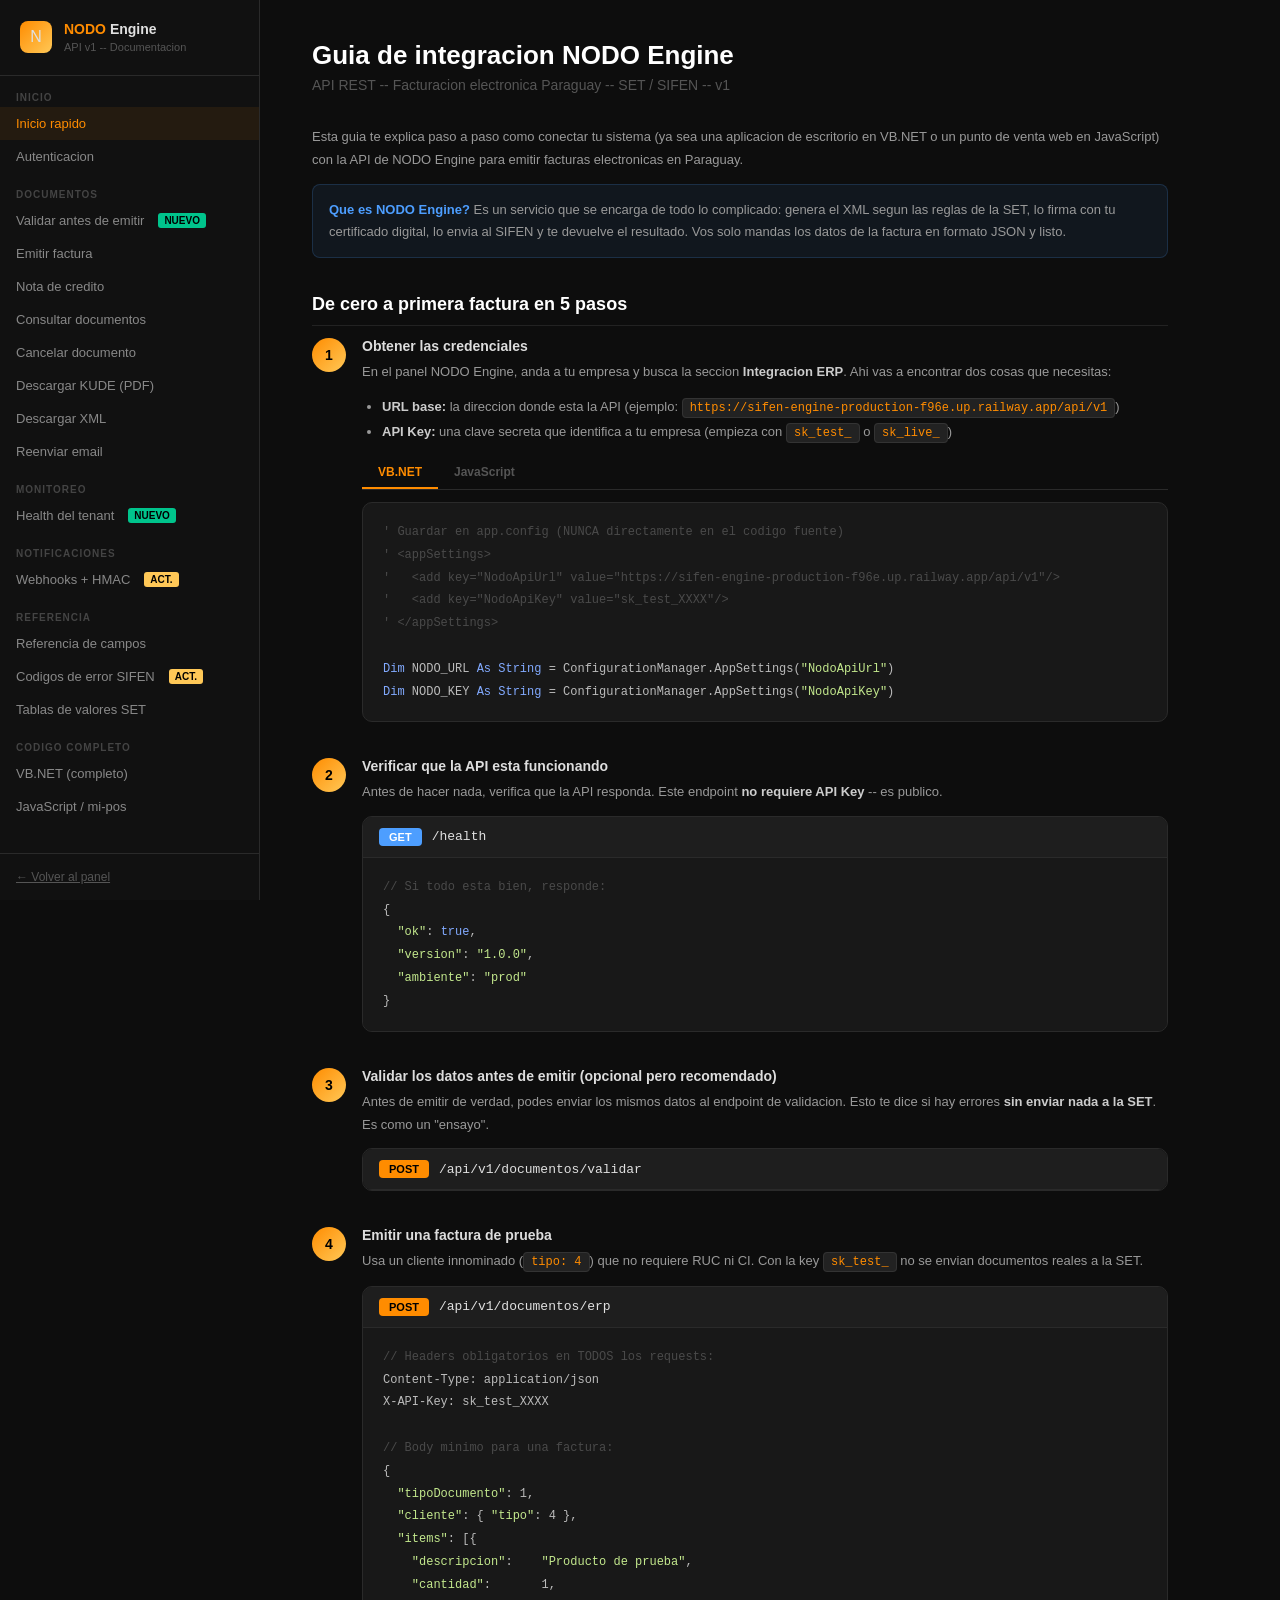
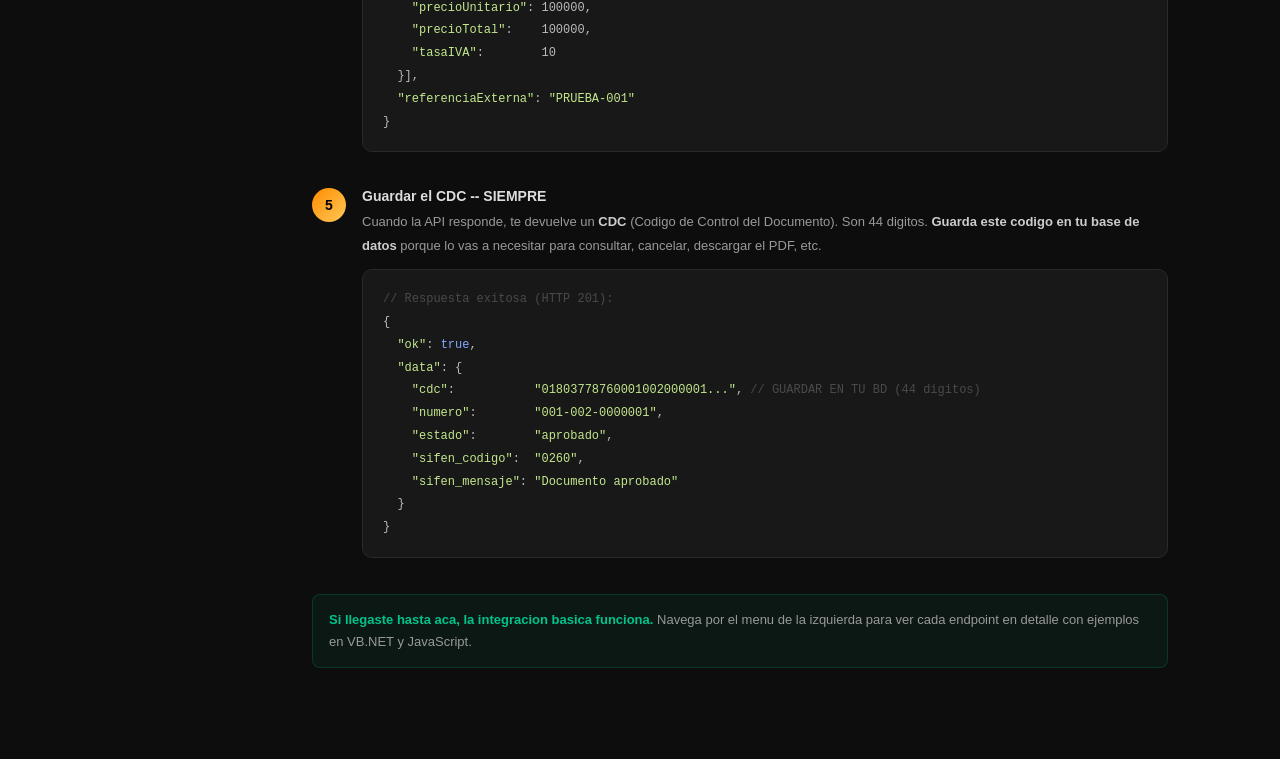
<file: docs/integracion.html>
<!DOCTYPE html>
<html lang="es">
<head>
<meta charset="UTF-8">
<meta name="viewport" content="width=device-width, initial-scale=1.0">
<title>NODO Engine — Guia de integracion</title>
<style>
*{margin:0;padding:0;box-sizing:border-box}
html,body{height:100%;font-family:-apple-system,BlinkMacSystemFont,'Segoe UI',Roboto,sans-serif;background:#0d0d0d;color:#e0e0e0}
a{color:#FF8C00}
.layout{display:flex;min-height:100vh}
.sidebar{width:260px;flex-shrink:0;background:#111;border-right:1px solid #2a2a2a;position:sticky;top:0;height:100vh;overflow-y:auto;display:flex;flex-direction:column}
.sidebar-logo{padding:20px;border-bottom:1px solid #2a2a2a;display:flex;align-items:center;gap:12px}
.logo-icon{width:32px;height:32px;background:linear-gradient(135deg,#FF8C00,#FFC857);border-radius:8px;display:flex;align-items:center;justify-content:center;font-size:16px;flex-shrink:0}
.logo-text{font-weight:700;font-size:14px;line-height:1.4;color:#e0e0e0}
.logo-text span{color:#FF8C00}
.logo-sub{font-size:11px;color:#555;font-weight:400}
.nav-group{padding:16px 16px 4px;font-size:10px;font-weight:700;color:#444;text-transform:uppercase;letter-spacing:.1em}
.nav-item{display:flex;align-items:center;gap:8px;padding:9px 16px;font-size:13px;color:#888;cursor:pointer;border-left:2px solid transparent;transition:.1s;border:none;background:none;width:100%;text-align:left}
.nav-item:hover{color:#e0e0e0;background:#181818}
.nav-item.active{color:#FF8C00;border-left-color:#FF8C00;background:rgba(255,140,0,.08)}
.sidebar-footer{margin-top:auto;padding:16px;border-top:1px solid #2a2a2a;font-size:12px;color:#555}
.sidebar-footer a{color:#555}
.content{flex:1;padding:40px 52px 80px;max-width:960px}
.section{display:none}
.section.active{display:block}
h1{font-size:26px;font-weight:800;margin-bottom:6px;color:#fff}
.page-sub{font-size:14px;color:#555;margin-bottom:32px}
h2{font-size:18px;font-weight:700;margin:36px 0 12px;padding-bottom:10px;border-bottom:1px solid #222;color:#fff}
h3{font-size:14px;font-weight:600;margin:22px 0 8px;color:#ccc}
p{font-size:13px;color:#999;line-height:1.8;margin-bottom:12px}
ul,ol{padding-left:20px;margin-bottom:12px}
li{font-size:13px;color:#999;line-height:1.9}
strong{color:#ccc}
code{font-family:'JetBrains Mono',Consolas,monospace;font-size:12px;background:#222;border:1px solid #333;border-radius:4px;padding:2px 7px;color:#FF8C00}
pre{background:#181818;border:1px solid #2a2a2a;border-radius:10px;padding:18px 20px;font-family:'JetBrains Mono',Consolas,monospace;font-size:12px;line-height:1.9;color:#bbb;overflow-x:auto;margin:12px 0;white-space:pre}
pre .c{color:#4a4a4a}
pre .k{color:#82aaff}
pre .s{color:#c3e88d}
pre .n{color:#FF8C00}
.endpoint{background:#181818;border:1px solid #2a2a2a;border-radius:10px;overflow:hidden;margin:12px 0}
.endpoint-head{display:flex;align-items:center;gap:10px;padding:11px 16px;background:#1e1e1e;border-bottom:1px solid #2a2a2a}
.method{font-size:11px;font-weight:700;padding:3px 10px;border-radius:4px;flex-shrink:0}
.post{background:#FF8C00;color:#000}
.get{background:#4d9eff;color:#fff}
.delete{background:#ff4d4d;color:#fff}
.ep-url{font-family:'JetBrains Mono',Consolas,monospace;font-size:13px;color:#e0e0e0}
.endpoint pre{border:none;border-radius:0;margin:0;background:#181818}
.info{background:rgba(77,158,255,.07);border:1px solid rgba(77,158,255,.18);border-radius:8px;padding:14px 16px;margin:12px 0;font-size:13px;color:#999;line-height:1.7}
.info strong{color:#4d9eff}
.warn{background:rgba(255,200,87,.05);border:1px solid rgba(255,200,87,.18);border-radius:8px;padding:14px 16px;margin:12px 0;font-size:13px;color:#999;line-height:1.7}
.warn strong{color:#FFC857}
.ok{background:rgba(0,196,140,.06);border:1px solid rgba(0,196,140,.18);border-radius:8px;padding:14px 16px;margin:12px 0;font-size:13px;color:#999;line-height:1.7}
.ok strong{color:#00c48c}
.danger{background:rgba(255,77,77,.06);border:1px solid rgba(255,77,77,.18);border-radius:8px;padding:14px 16px;margin:12px 0;font-size:13px;color:#999;line-height:1.7}
.danger strong{color:#ff6b6b}
table{width:100%;border-collapse:collapse;margin:12px 0;font-size:13px}
thead th{text-align:left;padding:10px 14px;font-size:11px;font-weight:700;text-transform:uppercase;letter-spacing:.06em;color:#555;background:#181818;border-bottom:1px solid #2a2a2a}
tbody td{padding:10px 14px;border-bottom:1px solid #1e1e1e;color:#999;vertical-align:top;line-height:1.6}
tbody tr:last-child td{border-bottom:none}
.req{background:rgba(255,77,77,.12);color:#ff6b6b;font-size:11px;padding:2px 7px;border-radius:4px;font-weight:600}
.opt{background:#1e1e1e;color:#555;font-size:11px;padding:2px 7px;border-radius:4px}
.step{display:flex;gap:16px;margin-bottom:24px}
.step-num{width:34px;height:34px;border-radius:50%;flex-shrink:0;background:linear-gradient(135deg,#FF8C00,#FFC857);display:flex;align-items:center;justify-content:center;font-weight:800;font-size:14px;color:#000}
.step-body{flex:1}
.step-title{font-size:14px;font-weight:600;margin-bottom:6px;color:#ddd}
.badge-new{background:#00c48c;color:#000;font-size:10px;font-weight:700;padding:2px 6px;border-radius:3px;margin-left:6px;vertical-align:middle}
.badge-updated{background:#FFC857;color:#000;font-size:10px;font-weight:700;padding:2px 6px;border-radius:3px;margin-left:6px;vertical-align:middle}
.tabs{display:flex;gap:0;margin:12px 0 0;border-bottom:1px solid #2a2a2a}
.tab{padding:8px 16px;font-size:12px;font-weight:600;color:#555;cursor:pointer;border:none;background:none;border-bottom:2px solid transparent;transition:.15s}
.tab:hover{color:#999}
.tab.active{color:#FF8C00;border-bottom-color:#FF8C00}
.tab-content{display:none}
.tab-content.active{display:block}
@media(max-width:768px){
  .sidebar{display:none}
  .content{padding:20px 16px 60px}
}
</style>
</head>
<body>
<div class="layout">

<nav class="sidebar">
  <div class="sidebar-logo">
    <div class="logo-icon">N</div>
    <div class="logo-text"><span>NODO</span> Engine<div class="logo-sub">API v1 -- Documentacion</div></div>
  </div>
  <div class="nav-group">Inicio</div>
  <button class="nav-item active" onclick="show('s-inicio',this)">Inicio rapido</button>
  <button class="nav-item" onclick="show('s-auth',this)">Autenticacion</button>
  <div class="nav-group">Documentos</div>
  <button class="nav-item" onclick="show('s-validar',this)">Validar antes de emitir <span class="badge-new">NUEVO</span></button>
  <button class="nav-item" onclick="show('s-factura',this)">Emitir factura</button>
  <button class="nav-item" onclick="show('s-nc',this)">Nota de credito</button>
  <button class="nav-item" onclick="show('s-consultar',this)">Consultar documentos</button>
  <button class="nav-item" onclick="show('s-cancelar',this)">Cancelar documento</button>
  <button class="nav-item" onclick="show('s-kude',this)">Descargar KUDE (PDF)</button>
  <button class="nav-item" onclick="show('s-xml',this)">Descargar XML</button>
  <button class="nav-item" onclick="show('s-email',this)">Reenviar email</button>
  <div class="nav-group">Monitoreo</div>
  <button class="nav-item" onclick="show('s-health',this)">Health del tenant <span class="badge-new">NUEVO</span></button>
  <div class="nav-group">Notificaciones</div>
  <button class="nav-item" onclick="show('s-webhook',this)">Webhooks + HMAC <span class="badge-updated">ACT.</span></button>
  <div class="nav-group">Referencia</div>
  <button class="nav-item" onclick="show('s-campos',this)">Referencia de campos</button>
  <button class="nav-item" onclick="show('s-errores',this)">Codigos de error SIFEN <span class="badge-updated">ACT.</span></button>
  <button class="nav-item" onclick="show('s-tablas',this)">Tablas de valores SET</button>
  <div class="nav-group">Codigo completo</div>
  <button class="nav-item" onclick="show('s-vbnet',this)">VB.NET (completo)</button>
  <button class="nav-item" onclick="show('s-js',this)">JavaScript / mi-pos</button>
  <div class="sidebar-footer"><a href="../panel.html">&larr; Volver al panel</a></div>
</nav>

<main class="content">

<!-- ============================================================ -->
<!-- SECCION: INICIO RAPIDO -->
<!-- ============================================================ -->
<div class="section active" id="s-inicio">
  <h1>Guia de integracion NODO Engine</h1>
  <div class="page-sub">API REST -- Facturacion electronica Paraguay -- SET / SIFEN -- v1</div>

  <p>Esta guia te explica paso a paso como conectar tu sistema (ya sea una aplicacion de escritorio en VB.NET o un punto de venta web en JavaScript) con la API de NODO Engine para emitir facturas electronicas en Paraguay.</p>

  <div class="info"><strong>Que es NODO Engine?</strong> Es un servicio que se encarga de todo lo complicado: genera el XML segun las reglas de la SET, lo firma con tu certificado digital, lo envia al SIFEN y te devuelve el resultado. Vos solo mandas los datos de la factura en formato JSON y listo.</div>

  <h2>De cero a primera factura en 5 pasos</h2>

  <div class="step">
    <div class="step-num">1</div>
    <div class="step-body">
      <div class="step-title">Obtener las credenciales</div>
      <p>En el panel NODO Engine, anda a tu empresa y busca la seccion <strong>Integracion ERP</strong>. Ahi vas a encontrar dos cosas que necesitas:</p>
      <ul>
        <li><strong>URL base:</strong> la direccion donde esta la API (ejemplo: <code>https://sifen-engine-production-f96e.up.railway.app/api/v1</code>)</li>
        <li><strong>API Key:</strong> una clave secreta que identifica a tu empresa (empieza con <code>sk_test_</code> o <code>sk_live_</code>)</li>
      </ul>
      <div class="tabs">
        <button class="tab active" onclick="showTab(this,'inicio-1-vb')">VB.NET</button>
        <button class="tab" onclick="showTab(this,'inicio-1-js')">JavaScript</button>
      </div>
      <div class="tab-content active" id="inicio-1-vb">
        <pre><span class="c">' Guardar en app.config (NUNCA directamente en el codigo fuente)</span>
<span class="c">' &lt;appSettings&gt;</span>
<span class="c">'   &lt;add key="NodoApiUrl" value="https://sifen-engine-production-f96e.up.railway.app/api/v1"/&gt;</span>
<span class="c">'   &lt;add key="NodoApiKey" value="sk_test_XXXX"/&gt;</span>
<span class="c">' &lt;/appSettings&gt;</span>

<span class="k">Dim</span> NODO_URL <span class="k">As String</span> = ConfigurationManager.AppSettings(<span class="s">"NodoApiUrl"</span>)
<span class="k">Dim</span> NODO_KEY <span class="k">As String</span> = ConfigurationManager.AppSettings(<span class="s">"NodoApiKey"</span>)</pre>
      </div>
      <div class="tab-content" id="inicio-1-js">
        <pre><span class="c">// Guardar en variables de configuracion, no en el codigo</span>
<span class="k">const</span> NODO_URL = <span class="s">'https://sifen-engine-production-f96e.up.railway.app/api/v1'</span>;
<span class="k">const</span> NODO_KEY = <span class="s">'sk_test_XXXX'</span>;</pre>
      </div>
    </div>
  </div>

  <div class="step">
    <div class="step-num">2</div>
    <div class="step-body">
      <div class="step-title">Verificar que la API esta funcionando</div>
      <p>Antes de hacer nada, verifica que la API responda. Este endpoint <strong>no requiere API Key</strong> -- es publico.</p>
      <div class="endpoint">
        <div class="endpoint-head"><span class="method get">GET</span><span class="ep-url">/health</span></div>
        <pre><span class="c">// Si todo esta bien, responde:</span>
{
  <span class="s">"ok"</span>: <span class="k">true</span>,
  <span class="s">"version"</span>: <span class="s">"1.0.0"</span>,
  <span class="s">"ambiente"</span>: <span class="s">"prod"</span>
}</pre>
      </div>
    </div>
  </div>

  <div class="step">
    <div class="step-num">3</div>
    <div class="step-body">
      <div class="step-title">Validar los datos antes de emitir (opcional pero recomendado)</div>
      <p>Antes de emitir de verdad, podes enviar los mismos datos al endpoint de validacion. Esto te dice si hay errores <strong>sin enviar nada a la SET</strong>. Es como un "ensayo".</p>
      <div class="endpoint">
        <div class="endpoint-head"><span class="method post">POST</span><span class="ep-url">/api/v1/documentos/validar</span></div>
      </div>
    </div>
  </div>

  <div class="step">
    <div class="step-num">4</div>
    <div class="step-body">
      <div class="step-title">Emitir una factura de prueba</div>
      <p>Usa un cliente innominado (<code>tipo: 4</code>) que no requiere RUC ni CI. Con la key <code>sk_test_</code> no se envian documentos reales a la SET.</p>
      <div class="endpoint">
        <div class="endpoint-head"><span class="method post">POST</span><span class="ep-url">/api/v1/documentos/erp</span></div>
        <pre><span class="c">// Headers obligatorios en TODOS los requests:</span>
Content-Type: application/json
X-API-Key: sk_test_XXXX

<span class="c">// Body minimo para una factura:</span>
{
  <span class="s">"tipoDocumento"</span>: 1,
  <span class="s">"cliente"</span>: { <span class="s">"tipo"</span>: 4 },
  <span class="s">"items"</span>: [{
    <span class="s">"descripcion"</span>:    <span class="s">"Producto de prueba"</span>,
    <span class="s">"cantidad"</span>:       1,
    <span class="s">"precioUnitario"</span>: 100000,
    <span class="s">"precioTotal"</span>:    100000,
    <span class="s">"tasaIVA"</span>:        10
  }],
  <span class="s">"referenciaExterna"</span>: <span class="s">"PRUEBA-001"</span>
}</pre>
      </div>
    </div>
  </div>

  <div class="step">
    <div class="step-num">5</div>
    <div class="step-body">
      <div class="step-title">Guardar el CDC -- SIEMPRE</div>
      <p>Cuando la API responde, te devuelve un <strong>CDC</strong> (Codigo de Control del Documento). Son 44 digitos. <strong>Guarda este codigo en tu base de datos</strong> porque lo vas a necesitar para consultar, cancelar, descargar el PDF, etc.</p>
      <pre><span class="c">// Respuesta exitosa (HTTP 201):</span>
{
  <span class="s">"ok"</span>: <span class="k">true</span>,
  <span class="s">"data"</span>: {
    <span class="s">"cdc"</span>:           <span class="s">"01803778760001002000001..."</span>, <span class="c">// GUARDAR EN TU BD (44 digitos)</span>
    <span class="s">"numero"</span>:        <span class="s">"001-002-0000001"</span>,
    <span class="s">"estado"</span>:        <span class="s">"aprobado"</span>,
    <span class="s">"sifen_codigo"</span>:  <span class="s">"0260"</span>,
    <span class="s">"sifen_mensaje"</span>: <span class="s">"Documento aprobado"</span>
  }
}</pre>
    </div>
  </div>

  <div class="ok"><strong>Si llegaste hasta aca, la integracion basica funciona.</strong> Navega por el menu de la izquierda para ver cada endpoint en detalle con ejemplos en VB.NET y JavaScript.</div>
</div>

<!-- ============================================================ -->
<!-- SECCION: AUTENTICACION -->
<!-- ============================================================ -->
<div class="section" id="s-auth">
  <h1>Autenticacion</h1>
  <p>Todos los endpoints (excepto <code>/health</code>) necesitan que envies tu API Key en un header HTTP. Sin este header, la API te va a responder con error <code>401</code>.</p>

  <h3>Que header enviar en cada request?</h3>
  <p>En <strong>cada llamada</strong> a la API, tenes que incluir estos dos headers:</p>
  <pre>Content-Type: application/json
X-API-Key: sk_live_XXXXXXXXXXXXXXXX</pre>

  <div class="warn"><strong>La API Key es secreta.</strong> No la pongas directamente en tu codigo fuente, no la muestres en logs ni la compartas. Guardala en un archivo de configuracion (<code>app.config</code> en VB.NET) o en una variable de entorno.</div>

  <h3>Tipos de API Key</h3>
  <table>
    <thead><tr><th>Prefijo</th><th>Ambiente</th><th>Para que sirve</th></tr></thead>
    <tbody>
      <tr><td><code>sk_test_</code></td><td>Test</td><td>Para desarrollo y pruebas. Los documentos <strong>no se envian</strong> a la SET. Usa esta mientras estas programando.</td></tr>
      <tr><td><code>sk_live_</code></td><td>Produccion</td><td>Documentos reales que quedan registrados en la SET. <strong>Solo usar cuando tu integracion este probada y funcionando.</strong></td></tr>
    </tbody>
  </table>

  <h3>Como se ve en codigo?</h3>
  <div class="tabs">
    <button class="tab active" onclick="showTab(this,'auth-vb')">VB.NET</button>
    <button class="tab" onclick="showTab(this,'auth-js')">JavaScript</button>
  </div>
  <div class="tab-content active" id="auth-vb">
    <pre><span class="c">' En tu app.config:</span>
<span class="c">' &lt;appSettings&gt;</span>
<span class="c">'   &lt;add key="NodoApiUrl" value="https://sifen-engine-production-f96e.up.railway.app/api/v1"/&gt;</span>
<span class="c">'   &lt;add key="NodoApiKey" value="sk_live_XXXXXXXXXXXXXXXX"/&gt;</span>
<span class="c">' &lt;/appSettings&gt;</span>

<span class="c">' En tu codigo, leer asi:</span>
<span class="k">Dim</span> baseUrl <span class="k">As String</span> = ConfigurationManager.AppSettings(<span class="s">"NodoApiUrl"</span>)
<span class="k">Dim</span> apiKey  <span class="k">As String</span> = ConfigurationManager.AppSettings(<span class="s">"NodoApiKey"</span>)

<span class="c">' Configurar el HttpClient con el header:</span>
<span class="k">Dim</span> http <span class="k">As New</span> HttpClient()
http.DefaultRequestHeaders.Add(<span class="s">"X-API-Key"</span>, apiKey)</pre>
  </div>
  <div class="tab-content" id="auth-js">
    <pre><span class="c">// Guardar en configuracion, no en el codigo</span>
<span class="k">const</span> BASE_URL = <span class="s">'https://sifen-engine-production-f96e.up.railway.app/api/v1'</span>;
<span class="k">const</span> API_KEY  = <span class="s">'sk_live_XXXXXXXXXXXXXXXX'</span>;

<span class="c">// En cada fetch, incluir los headers:</span>
<span class="k">const</span> headers = {
  <span class="s">'Content-Type'</span>: <span class="s">'application/json'</span>,
  <span class="s">'X-API-Key'</span>: API_KEY
};</pre>
  </div>

  <h3>Que pasa si la key es invalida?</h3>
  <pre><span class="c">// HTTP 401</span>
{
  <span class="s">"ok"</span>: <span class="k">false</span>,
  <span class="s">"error"</span>: <span class="s">"API Key invalida o no proporcionada"</span>
}

<span class="c">// HTTP 403</span>
{
  <span class="s">"ok"</span>: <span class="k">false</span>,
  <span class="s">"error"</span>: <span class="s">"API Key revocada. Genera una nueva en el panel."</span>
}</pre>
</div>

<!-- ============================================================ -->
<!-- SECCION: VALIDAR ANTES DE EMITIR -->
<!-- ============================================================ -->
<div class="section" id="s-validar">
  <h1>Validar antes de emitir <span class="badge-new">NUEVO</span></h1>
  <p>Este endpoint te permite verificar que los datos de un documento estan correctos <strong>antes de emitirlo de verdad</strong>. Es como hacer un "ensayo" -- la API revisa todos los campos y te dice si hay errores, pero <strong>no envia nada a la SET</strong> ni genera ningun documento.</p>

  <div class="info"><strong>Cuando usar esto?</strong> Es muy util para validar los datos en tiempo real mientras el usuario completa el formulario de facturacion, o para hacer una verificacion final antes de confirmar la emision. Asi evitas errores que despues son dificiles de corregir.</div>

  <p>Tenes <strong>dos formas</strong> de validar:</p>

  <table>
    <tr><th>Forma</th><th>Endpoint</th><th>Cuando usarla</th></tr>
    <tr>
      <td><strong>Endpoint separado</strong></td>
      <td><code>POST /documentos/validar</code></td>
      <td>Durante desarrollo, pruebas, o validacion en tiempo real mientras el usuario llena el formulario</td>
    </tr>
    <tr>
      <td><strong>Flag dryRun</strong></td>
      <td><code>POST /documentos/erp</code> con <code>"dryRun": true</code></td>
      <td><strong>Recomendado en produccion.</strong> Usa el mismo endpoint de emision — si la validacion pasa, solo cambias <code>dryRun</code> a <code>false</code> (o lo quitas) y emitis. Mismo request, sin falsos positivos.</td>
    </tr>
  </table>

  <div class="danger"><strong>Importante:</strong> Si validas con el endpoint separado y luego emitis con otro request, puede pasar que entre ambas llamadas algo cambie (ej: se agote el timbrado). Con <code>dryRun</code> en el mismo endpoint esto no pasa porque es atomico.</div>

  <h3>Opcion 1: Endpoint separado</h3>
  <div class="endpoint">
    <div class="endpoint-head"><span class="method post">POST</span><span class="ep-url">/api/v1/documentos/validar</span></div>
  </div>

  <h3>Opcion 2: Flag dryRun en /erp</h3>
  <div class="endpoint">
    <div class="endpoint-head"><span class="method post">POST</span><span class="ep-url">/api/v1/documentos/erp</span> con <code>"dryRun": true</code> en el body</div>
  </div>

  <h3>Headers requeridos</h3>
  <pre>Content-Type: application/json
X-API-Key: sk_live_XXXX</pre>

  <h3>Body (es el mismo que usarias para emitir)</h3>
  <p>Envias exactamente el mismo JSON que enviarias al endpoint <code>/documentos/erp</code>. La API lo valida campo por campo.</p>
  <pre>{
  <span class="s">"tipoDocumento"</span>: 1,
  <span class="s">"cliente"</span>: {
    <span class="s">"tipo"</span>: 1,
    <span class="s">"documento"</span>: <span class="s">"80012345-6"</span>,
    <span class="s">"razonSocial"</span>: <span class="s">"Mi Empresa SA"</span>
  },
  <span class="s">"items"</span>: [{
    <span class="s">"descripcion"</span>: <span class="s">"Notebook HP 15"</span>,
    <span class="s">"cantidad"</span>: 2,
    <span class="s">"precioUnitario"</span>: 2500000,
    <span class="s">"precioTotal"</span>: 5000000,
    <span class="s">"tasaIVA"</span>: 10
  }],
  <span class="s">"referenciaExterna"</span>: <span class="s">"FAC-2025-0042"</span>
}</pre>

  <h3>Respuesta exitosa (todo esta bien)</h3>
  <pre><span class="c">// HTTP 200</span>
{
  <span class="s">"ok"</span>: <span class="k">true</span>,
  <span class="s">"valido"</span>: <span class="k">true</span>,
  <span class="s">"errores"</span>: [],
  <span class="s">"resumen"</span>: {
    <span class="s">"tipoDocumento"</span>: <span class="s">"Factura electronica"</span>,
    <span class="s">"timbrado"</span>: <span class="s">"12345678"</span>,
    <span class="s">"establecimiento"</span>: <span class="s">"001"</span>,
    <span class="s">"punto"</span>: <span class="s">"002"</span>,
    <span class="s">"ambiente"</span>: <span class="s">"test"</span>,
    <span class="s">"montoTotal"</span>: 5000000,
    <span class="s">"receptor"</span>: <span class="s">"Mi Empresa SA (80012345-6)"</span>
  }
}</pre>

  <h3>Respuesta con errores</h3>
  <pre><span class="c">// HTTP 200 (no es un error HTTP, es una validacion)</span>
{
  <span class="s">"ok"</span>: <span class="k">false</span>,
  <span class="s">"valido"</span>: <span class="k">false</span>,
  <span class="s">"errores"</span>: [
    {
      <span class="s">"campo"</span>: <span class="s">"items[0].tasaIVA"</span>,
      <span class="s">"mensaje"</span>: <span class="s">"Tasa IVA debe ser 0, 5 o 10"</span>
    },
    {
      <span class="s">"campo"</span>: <span class="s">"cliente.documento"</span>,
      <span class="s">"mensaje"</span>: <span class="s">"RUC invalido, verificar formato (ej: 80012345-6)"</span>
    }
  ]
}</pre>

  <h3>Ejemplos de codigo</h3>
  <div class="tabs">
    <button class="tab active" onclick="showTab(this,'validar-vb')">VB.NET</button>
    <button class="tab" onclick="showTab(this,'validar-js')">JavaScript</button>
  </div>
  <div class="tab-content active" id="validar-vb">
    <pre><span class="k">Public Async Function</span> ValidarDocumento(payload <span class="k">As Object</span>) <span class="k">As Task(Of Boolean)</span>
  <span class="k">Try</span>
    <span class="k">Dim</span> json = JsonConvert.SerializeObject(payload)
    <span class="k">Dim</span> content = <span class="k">New</span> StringContent(json, Encoding.UTF8, <span class="s">"application/json"</span>)
    <span class="k">Dim</span> resp = <span class="k">Await</span> _http.PostAsync(_baseUrl & <span class="s">"/documentos/validar"</span>, content)
    <span class="k">Dim</span> body = <span class="k">Await</span> resp.Content.ReadAsStringAsync()
    <span class="k">Dim</span> obj = JObject.Parse(body)

    <span class="k">If</span> obj(<span class="s">"valido"</span>).Value(<span class="k">Of Boolean</span>)() <span class="k">Then</span>
      MessageBox.Show(<span class="s">"Datos correctos. Podes emitir."</span>, <span class="s">"Validacion OK"</span>)
      <span class="k">Return True</span>
    <span class="k">Else</span>
      <span class="c">' Mostrar los errores al usuario</span>
      <span class="k">Dim</span> errores = obj(<span class="s">"errores"</span>).Select(
        <span class="k">Function</span>(e) e(<span class="s">"campo"</span>).ToString() & <span class="s">": "</span> & e(<span class="s">"mensaje"</span>).ToString()
      )
      MessageBox.Show(String.Join(vbCrLf, errores), <span class="s">"Errores encontrados"</span>)
      <span class="k">Return False</span>
    <span class="k">End If</span>
  <span class="k">Catch</span> ex <span class="k">As</span> Exception
    MessageBox.Show(<span class="s">"Error al validar: "</span> & ex.Message)
    <span class="k">Return False</span>
  <span class="k">End Try</span>
<span class="k">End Function</span>

<span class="c">' Uso opcion A: validar con endpoint separado + emitir</span>
<span class="k">If Await</span> ValidarDocumento(miPayload) <span class="k">Then</span>
  <span class="k">Dim</span> r = <span class="k">Await</span> NodoApiClient.EmitirDocumento(miPayload)
<span class="k">End If</span>

<span class="c">' Uso opcion B (RECOMENDADO): dryRun en el mismo endpoint</span>
<span class="c">' Primero validas:</span>
miPayload(<span class="s">"dryRun"</span>) = <span class="k">True</span>
<span class="k">Dim</span> val = <span class="k">Await</span> NodoApiClient.EmitirDocumento(miPayload)
<span class="k">If</span> val.valido <span class="k">Then</span>
  <span class="c">' Todo ok — ahora emitis de verdad quitando dryRun:</span>
  miPayload.Remove(<span class="s">"dryRun"</span>)
  <span class="k">Dim</span> r = <span class="k">Await</span> NodoApiClient.EmitirDocumento(miPayload)
<span class="k">End If</span></pre>
  </div>
  <div class="tab-content" id="validar-js">
    <pre><span class="k">async function</span> validarDocumento(payload) {
  <span class="k">const</span> resp = <span class="k">await</span> fetch(BASE_URL + <span class="s">'/documentos/validar'</span>, {
    method: <span class="s">'POST'</span>,
    headers: { <span class="s">'Content-Type'</span>: <span class="s">'application/json'</span>, <span class="s">'X-API-Key'</span>: API_KEY },
    body: JSON.stringify(payload)
  });
  <span class="k">const</span> data = <span class="k">await</span> resp.json();

  <span class="k">if</span> (data.valido) {
    console.log(<span class="s">'Datos correctos, se puede emitir'</span>);
    console.log(<span class="s">'Resumen:'</span>, data.resumen);
    <span class="k">return true</span>;
  } <span class="k">else</span> {
    console.error(<span class="s">'Errores encontrados:'</span>);
    data.errores.forEach(e => {
      console.error(<span class="s">`  ${e.campo}: ${e.mensaje}`</span>);
    });
    <span class="k">return false</span>;
  }
}

<span class="c">// Uso opcion A: validar con endpoint separado + emitir</span>
<span class="k">if</span> (<span class="k">await</span> validarDocumento(miPayload)) {
  <span class="k">const</span> resultado = <span class="k">await</span> emitirDocumento(miPayload);
}

<span class="c">// Uso opcion B (RECOMENDADO): dryRun en el mismo endpoint</span>
<span class="c">// Primero validas:</span>
<span class="k">const</span> valResp = <span class="k">await</span> emitirDocumento({ ...miPayload, <span class="s">dryRun</span>: <span class="k">true</span> });
<span class="k">if</span> (valResp.valido) {
  <span class="c">// Todo ok — emitir de verdad (sin dryRun):</span>
  <span class="k">const</span> resultado = <span class="k">await</span> emitirDocumento(miPayload);
}</pre>
  </div>
</div>

<!-- ============================================================ -->
<!-- SECCION: EMITIR FACTURA -->
<!-- ============================================================ -->
<div class="section" id="s-factura">
  <h1>Emitir una factura electronica</h1>
  <p>Este es el endpoint principal. Con una sola llamada, NODO Engine genera el XML segun el formato SIFEN, lo firma con tu certificado digital y lo envia a la SET. Vos solo envias los datos en JSON.</p>

  <div class="endpoint"><div class="endpoint-head"><span class="method post">POST</span><span class="ep-url">/api/v1/documentos/erp</span></div></div>

  <h3>Headers requeridos</h3>
  <pre>Content-Type: application/json
X-API-Key: sk_live_XXXX</pre>

  <div class="info"><strong>Tip:</strong> Podes agregar <code>"dryRun": true</code> a este mismo body para validar sin emitir. Si la validacion pasa, quitas el campo y volves a enviar para emitir de verdad. Ver seccion <em>Validar antes de emitir</em>.</div>

  <h3>Body completo con explicacion de cada campo</h3>
  <pre>{
  <span class="c">// --- MODO VALIDACION (opcional) ---</span>
  <span class="s">"dryRun"</span>: <span class="k">false</span>,                  <span class="c">// true = solo valida sin emitir | false o ausente = emite de verdad</span>

  <span class="c">// --- TIPO DE DOCUMENTO ---</span>
  <span class="s">"tipoDocumento"</span>: 1,              <span class="c">// 1=Factura | 5=Nota credito | 6=Nota debito | 7=Nota remision</span>

  <span class="c">// --- FECHA Y CONDICIONES (opcionales) ---</span>
  <span class="s">"fecha"</span>: <span class="s">"2025-04-03T10:30:00"</span>,  <span class="c">// Formato ISO 8601. Si no lo envias, usa la hora del servidor</span>
  <span class="s">"moneda"</span>: <span class="s">"PYG"</span>,                 <span class="c">// PYG (defecto) | USD | BRL | EUR</span>
  <span class="s">"condicionVenta"</span>: 1,             <span class="c">// 1=Contado (defecto) | 2=Credito</span>

  <span class="c">// --- DATOS DEL CLIENTE ---</span>
  <span class="s">"cliente"</span>: {
    <span class="s">"tipo"</span>: 1,                      <span class="c">// 1=RUC | 2=CI | 3=Pasaporte | 4=Innominado (sin documento)</span>
    <span class="s">"documento"</span>: <span class="s">"80012345-6"</span>,     <span class="c">// RUC con digito verificador. NO enviar si tipo=4</span>
    <span class="s">"razonSocial"</span>: <span class="s">"Mi Empresa SA"</span>, <span class="c">// Nombre o razon social. NO enviar si tipo=4</span>
    <span class="s">"email"</span>: <span class="s">"fe@empresa.py"</span>,       <span class="c">// Opcional. NODO envia el KUDE por email al aprobarse</span>
    <span class="s">"telefono"</span>: <span class="s">"021555000"</span>,        <span class="c">// Opcional</span>
    <span class="s">"direccion"</span>: <span class="s">"Av. Principal 123"</span> <span class="c">// Opcional</span>
  },

  <span class="c">// --- ITEMS (minimo 1) ---</span>
  <span class="s">"items"</span>: [
    {
      <span class="s">"descripcion"</span>: <span class="s">"Notebook HP 15"</span>,
      <span class="s">"cantidad"</span>: 2,                 <span class="c">// Puede ser decimal: 1.5</span>
      <span class="s">"precioUnitario"</span>: 2500000,     <span class="c">// Precio por unidad. Sin decimales si es PYG</span>
      <span class="s">"precioTotal"</span>: 5000000,        <span class="c">// = cantidad x precioUnitario</span>
      <span class="s">"tasaIVA"</span>: 10,                 <span class="c">// 0=Exento | 5=IVA 5% | 10=IVA 10%</span>
      <span class="s">"unidadMedida"</span>: 77,            <span class="c">// 77=Unidad (defecto) | 83=Servicio | ver tabla</span>
      <span class="s">"codigoProducto"</span>: <span class="s">"NB-HP-15"</span>  <span class="c">// Opcional. Tu codigo interno</span>
    },
    {
      <span class="s">"descripcion"</span>: <span class="s">"Soporte tecnico"</span>,
      <span class="s">"cantidad"</span>: 1,
      <span class="s">"precioUnitario"</span>: 500000,
      <span class="s">"precioTotal"</span>: 500000,
      <span class="s">"tasaIVA"</span>: 0   <span class="c">// Exento. Podes mezclar tasas en un mismo documento</span>
    }
  ],

  <span class="c">// --- TRAZABILIDAD ---</span>
  <span class="s">"referenciaExterna"</span>: <span class="s">"FAC-2025-0042"</span>, <span class="c">// Tu ID interno. Vuelve en el webhook</span>
  <span class="s">"webhookUrl"</span>: <span class="s">"https://mi-erp.py/webhook/nodo"</span> <span class="c">// Opcional. NODO te avisa cuando la SET responde</span>
}</pre>

  <h3>Respuesta exitosa</h3>
  <pre><span class="c">// HTTP 201</span>
{
  <span class="s">"ok"</span>: <span class="k">true</span>,
  <span class="s">"data"</span>: {
    <span class="s">"cdc"</span>:           <span class="s">"01803778760001002000001..."</span>,
    <span class="s">"numero"</span>:        <span class="s">"001-002-0000001"</span>,
    <span class="s">"estado"</span>:        <span class="s">"aprobado"</span>,
    <span class="s">"sifen_codigo"</span>:  <span class="s">"0260"</span>,
    <span class="s">"sifen_mensaje"</span>: <span class="s">"Documento aprobado"</span>
  }
}</pre>

  <h3>Respuesta con rechazo de la SET</h3>
  <pre><span class="c">// HTTP 201 (ojo: sigue siendo 201, no 4xx)</span>
{
  <span class="s">"ok"</span>: <span class="k">true</span>,
  <span class="s">"data"</span>: {
    <span class="s">"cdc"</span>:           <span class="s">"01803778760001002000001..."</span>,
    <span class="s">"numero"</span>:        <span class="s">"001-002-0000002"</span>,
    <span class="s">"estado"</span>:        <span class="s">"rechazado"</span>,
    <span class="s">"sifen_codigo"</span>:  <span class="s">"0411"</span>,
    <span class="s">"sifen_mensaje"</span>: <span class="s">"RUC del receptor no valido"</span>
  }
}</pre>

  <div class="warn"><strong>Importante:</strong> cuando la SET rechaza un documento, el HTTP status sigue siendo <code>201</code>. Siempre revisa el campo <code>data.estado</code> para saber si fue aprobado o rechazado. No alcanza con solo mirar el codigo HTTP.</div>

  <h3>Respuesta de error (datos invalidos)</h3>
  <pre><span class="c">// HTTP 400 o 422</span>
{
  <span class="s">"ok"</span>: <span class="k">false</span>,
  <span class="s">"error"</span>: <span class="s">"El campo 'items' es obligatorio y debe tener al menos un item"</span>
}</pre>

  <h3>Ejemplos de codigo</h3>
  <div class="tabs">
    <button class="tab active" onclick="showTab(this,'factura-vb')">VB.NET</button>
    <button class="tab" onclick="showTab(this,'factura-js')">JavaScript</button>
  </div>
  <div class="tab-content active" id="factura-vb">
    <pre><span class="k">Public Async Function</span> EmitirFactura(venta <span class="k">As</span> VentaDTO) <span class="k">As Task(Of ResultadoNodo)</span>
  <span class="k">Dim</span> payload = <span class="k">New</span> With {
    .tipoDocumento = 1,
    .moneda = <span class="s">"PYG"</span>,
    .fecha = venta.Fecha.ToString(<span class="s">"yyyy-MM-ddTHH:mm:ss"</span>),
    .condicionVenta = <span class="k">If</span>(venta.EsCredito, 2, 1),
    .cliente = <span class="k">New</span> With {
      .tipo = venta.TipoDocCliente,
      .documento = venta.RucCiCliente,
      .razonSocial = venta.NombreCliente,
      .email = venta.EmailCliente
    },
    .items = venta.Detalles.Select(<span class="k">Function</span>(d) <span class="k">New</span> With {
      .descripcion = d.Descripcion,
      .cantidad = d.Cantidad,
      .precioUnitario = d.PrecioUnitario,
      .precioTotal = d.PrecioTotal,
      .tasaIVA = d.TasaIVA,
      .codigoProducto = d.CodigoInterno
    }).ToArray(),
    .referenciaExterna = venta.NroFacturaInterno,
    .webhookUrl = ConfigurationManager.AppSettings(<span class="s">"NodoWebhookUrl"</span>)
  }

  <span class="k">Try</span>
    <span class="k">Dim</span> r = <span class="k">Await</span> NodoApiClient.EmitirDocumento(payload)

    <span class="c">' Guardar el CDC en la base de datos SIEMPRE</span>
    FacturasDao.ActualizarCDC(venta.NroFacturaInterno, r.CDC, r.Estado)

    <span class="k">If</span> r.Aprobado <span class="k">Then</span>
      <span class="c">' Descargar el PDF y abrirlo</span>
      <span class="k">Dim</span> tmp = Path.Combine(Path.GetTempPath(), <span class="s">$"KUDE-{r.Numero}.pdf"</span>)
      File.WriteAllBytes(tmp, <span class="k">Await</span> NodoApiClient.DescargarKude(r.CDC))
      Process.Start(tmp) <span class="c">' Abre en Adobe Reader</span>
    <span class="k">Else</span>
      MessageBox.Show(<span class="s">"La SET rechazo el documento: "</span> & r.SifenMensaje,
        <span class="s">"Atencion"</span>, MessageBoxButtons.OK, MessageBoxIcon.Warning)
    <span class="k">End If</span>

    <span class="k">Return</span> r
  <span class="k">Catch</span> ex <span class="k">As</span> Exception
    MessageBox.Show(<span class="s">"Error al emitir: "</span> & ex.Message)
    <span class="k">Return Nothing</span>
  <span class="k">End Try</span>
<span class="k">End Function</span></pre>
  </div>
  <div class="tab-content" id="factura-js">
    <pre><span class="k">async function</span> emitirFactura(venta) {
  <span class="k">const</span> payload = {
    tipoDocumento: 1,
    moneda: <span class="s">'PYG'</span>,
    condicionVenta: venta.esCredito ? 2 : 1,
    cliente: {
      tipo: venta.tipoDocCliente,
      documento: venta.rucCiCliente,
      razonSocial: venta.nombreCliente,
      email: venta.emailCliente
    },
    items: venta.detalles.map(d => ({
      descripcion: d.descripcion,
      cantidad: d.cantidad,
      precioUnitario: d.precioUnitario,
      precioTotal: d.precioTotal,
      tasaIVA: d.tasaIVA,
      codigoProducto: d.codigoInterno
    })),
    referenciaExterna: venta.nroFacturaInterno
  };

  <span class="k">try</span> {
    <span class="k">const</span> resp = <span class="k">await</span> fetch(BASE_URL + <span class="s">'/documentos/erp'</span>, {
      method: <span class="s">'POST'</span>,
      headers: { <span class="s">'Content-Type'</span>: <span class="s">'application/json'</span>, <span class="s">'X-API-Key'</span>: API_KEY },
      body: JSON.stringify(payload)
    });

    <span class="k">const</span> data = <span class="k">await</span> resp.json();

    <span class="k">if</span> (!data.ok) {
      console.error(<span class="s">'Error API:'</span>, data.error);
      <span class="k">return null</span>;
    }

    <span class="c">// Guardar el CDC en tu base de datos</span>
    guardarCDC(venta.nroFacturaInterno, data.data.cdc, data.data.estado);

    <span class="k">if</span> (data.data.estado === <span class="s">'aprobado'</span>) {
      console.log(<span class="s">'Factura aprobada!'</span>, data.data.numero);
      <span class="c">// Descargar el KUDE</span>
      <span class="k">const</span> pdfResp = <span class="k">await</span> fetch(
        BASE_URL + <span class="s">`/documentos/${data.data.cdc}/kude?formato=ticket80`</span>,
        { headers: { <span class="s">'X-API-Key'</span>: API_KEY } }
      );
      <span class="k">const</span> blob = <span class="k">await</span> pdfResp.blob();
      <span class="c">// Abrir el PDF en una nueva ventana</span>
      window.open(URL.createObjectURL(blob));
    } <span class="k">else</span> {
      alert(<span class="s">'SET rechazo: '</span> + data.data.sifen_mensaje);
    }

    <span class="k">return</span> data.data;
  } <span class="k">catch</span> (err) {
    console.error(<span class="s">'Error de red:'</span>, err.message);
    <span class="k">return null</span>;
  }
}</pre>
  </div>

  <div class="info"><strong>Tip:</strong> si incluiste <code>cliente.email</code>, NODO envia el KUDE por email automaticamente cuando la SET aprueba el documento (siempre que tengas SMTP configurado en el panel). No necesitas descargarlo y reenviarlo vos.</div>
</div>

<!-- ============================================================ -->
<!-- SECCION: NOTA DE CREDITO -->
<!-- ============================================================ -->
<div class="section" id="s-nc">
  <h1>Emitir nota de credito</h1>
  <p>La nota de credito se usa para corregir o anular parcialmente una factura ya emitida. Se envia al <strong>mismo endpoint</strong> que la factura, pero con <code>tipoDocumento: 5</code> y referenciando la factura original con su CDC.</p>

  <div class="endpoint"><div class="endpoint-head"><span class="method post">POST</span><span class="ep-url">/api/v1/documentos/erp</span></div></div>

  <h3>Headers requeridos</h3>
  <pre>Content-Type: application/json
X-API-Key: sk_live_XXXX</pre>

  <h3>Body de ejemplo</h3>
  <pre>{
  <span class="s">"tipoDocumento"</span>: 5,                          <span class="c">// 5 = Nota de credito</span>
  <span class="s">"moneda"</span>: <span class="s">"PYG"</span>,

  <span class="c">// Referencia a la factura original (OBLIGATORIO)</span>
  <span class="s">"documentoAsociado"</span>: {
    <span class="s">"cdc"</span>: <span class="s">"01803778760001002000001..."</span>,         <span class="c">// CDC de la factura original</span>
    <span class="s">"tipoDocumentoAsociado"</span>: 1                  <span class="c">// 1 = era una factura</span>
  },

  <span class="c">// Motivo de la nota de credito</span>
  <span class="s">"notaCreditoDebito"</span>: {
    <span class="s">"motivo"</span>: 1                                  <span class="c">// 1=Devolucion | 2=Anulacion | 3=Descuento</span>
  },                                              <span class="c">// 4=Bonificacion | 5=Cred. incobrable</span>
                                                   <span class="c">// 6=Recupero costo | 7=Recupero gasto | 8=Ajuste precio</span>

  <span class="c">// Mismo cliente que la factura original</span>
  <span class="s">"cliente"</span>: {
    <span class="s">"tipo"</span>: 1,
    <span class="s">"documento"</span>: <span class="s">"80012345-6"</span>,
    <span class="s">"razonSocial"</span>: <span class="s">"Mi Empresa SA"</span>
  },

  <span class="c">// Items que se estan devolviendo/corrigiendo</span>
  <span class="s">"items"</span>: [{
    <span class="s">"descripcion"</span>: <span class="s">"Devolucion Notebook HP 15"</span>,
    <span class="s">"cantidad"</span>: 1,
    <span class="s">"precioUnitario"</span>: 2500000,
    <span class="s">"precioTotal"</span>: 2500000,
    <span class="s">"tasaIVA"</span>: 10
  }],

  <span class="s">"referenciaExterna"</span>: <span class="s">"NC-2025-0001"</span>
}</pre>

  <h3>Respuesta exitosa</h3>
  <pre><span class="c">// HTTP 201</span>
{
  <span class="s">"ok"</span>: <span class="k">true</span>,
  <span class="s">"data"</span>: {
    <span class="s">"cdc"</span>: <span class="s">"01803778760001002000002..."</span>,
    <span class="s">"numero"</span>: <span class="s">"001-002-0000002"</span>,
    <span class="s">"estado"</span>: <span class="s">"aprobado"</span>,
    <span class="s">"sifen_codigo"</span>: <span class="s">"0260"</span>,
    <span class="s">"sifen_mensaje"</span>: <span class="s">"Documento aprobado"</span>
  }
}</pre>

  <h3>Ejemplos de codigo</h3>
  <div class="tabs">
    <button class="tab active" onclick="showTab(this,'nc-vb')">VB.NET</button>
    <button class="tab" onclick="showTab(this,'nc-js')">JavaScript</button>
  </div>
  <div class="tab-content active" id="nc-vb">
    <pre><span class="k">Public Async Function</span> EmitirNotaCredito(
    cdcFacturaOriginal <span class="k">As String</span>,
    motivo <span class="k">As Integer</span>,
    ruc <span class="k">As String</span>,
    nombre <span class="k">As String</span>,
    items <span class="k">As Object()</span>,
    nroNC <span class="k">As String</span>
) <span class="k">As Task(Of ResultadoNodo)</span>

  <span class="k">Dim</span> payload = <span class="k">New</span> With {
    .tipoDocumento = 5,
    .moneda = <span class="s">"PYG"</span>,
    .documentoAsociado = <span class="k">New</span> With {
      .cdc = cdcFacturaOriginal,
      .tipoDocumentoAsociado = 1
    },
    .notaCreditoDebito = <span class="k">New</span> With {
      .motivo = motivo
    },
    .cliente = <span class="k">New</span> With {
      .tipo = 1,
      .documento = ruc,
      .razonSocial = nombre
    },
    .items = items,
    .referenciaExterna = nroNC
  }

  <span class="k">Return Await</span> NodoApiClient.EmitirDocumento(payload)
<span class="k">End Function</span></pre>
  </div>
  <div class="tab-content" id="nc-js">
    <pre><span class="k">async function</span> emitirNotaCredito(cdcFacturaOriginal, motivo, cliente, items, refExterna) {
  <span class="k">const</span> payload = {
    tipoDocumento: 5,
    moneda: <span class="s">'PYG'</span>,
    documentoAsociado: {
      cdc: cdcFacturaOriginal,
      tipoDocumentoAsociado: 1
    },
    notaCreditoDebito: {
      motivo: motivo  <span class="c">// 1=Devolucion, 2=Anulacion, etc.</span>
    },
    cliente: cliente,
    items: items,
    referenciaExterna: refExterna
  };

  <span class="k">const</span> resp = <span class="k">await</span> fetch(BASE_URL + <span class="s">'/documentos/erp'</span>, {
    method: <span class="s">'POST'</span>,
    headers: { <span class="s">'Content-Type'</span>: <span class="s">'application/json'</span>, <span class="s">'X-API-Key'</span>: API_KEY },
    body: JSON.stringify(payload)
  });

  <span class="k">const</span> data = <span class="k">await</span> resp.json();
  <span class="k">if</span> (!data.ok) <span class="k">throw new</span> Error(data.error);
  <span class="k">return</span> data.data;
}</pre>
  </div>

  <div class="warn"><strong>Importante:</strong> la nota de credito <strong>no cancela</strong> automaticamente la factura original en la SET. Si necesitas anular completamente una factura, usa el endpoint de cancelacion.</div>
</div>

<!-- ============================================================ -->
<!-- SECCION: CONSULTAR DOCUMENTOS -->
<!-- ============================================================ -->
<div class="section" id="s-consultar">
  <h1>Consultar documentos</h1>
  <p>Hay dos formas de consultar: buscar un documento especifico por su CDC, o listar varios documentos con filtros.</p>

  <h2>Consultar un documento por CDC</h2>
  <p>Si tenes el CDC (el codigo de 44 digitos), podes obtener todos los datos del documento.</p>

  <div class="endpoint">
    <div class="endpoint-head"><span class="method get">GET</span><span class="ep-url">/api/v1/documentos/{cdc}</span></div>
  </div>

  <h3>Headers requeridos</h3>
  <pre>X-API-Key: sk_live_XXXX</pre>

  <h3>Respuesta</h3>
  <pre><span class="c">// HTTP 200</span>
{
  <span class="s">"ok"</span>: <span class="k">true</span>,
  <span class="s">"data"</span>: {
    <span class="s">"cdc"</span>: <span class="s">"01803778760001002000001..."</span>,
    <span class="s">"numero"</span>: <span class="s">"001-002-0000001"</span>,
    <span class="s">"estado"</span>: <span class="s">"aprobado"</span>,          <span class="c">// aprobado | rechazado | pendiente | cancelado</span>
    <span class="s">"monto_total"</span>: 5200000,
    <span class="s">"monto_iva_10"</span>: 472727,
    <span class="s">"monto_iva_5"</span>: 0,
    <span class="s">"receptor_razon"</span>: <span class="s">"Mi Empresa SA"</span>,
    <span class="s">"referencia_externa"</span>: <span class="s">"FAC-2025-0042"</span>,
    <span class="s">"sifen_codigo"</span>: <span class="s">"0260"</span>,
    <span class="s">"sifen_mensaje"</span>: <span class="s">"Documento aprobado"</span>,
    <span class="s">"creado_en"</span>: <span class="s">"2025-04-03T10:30:45Z"</span>
  }
}</pre>

  <h2>Listar documentos con filtros</h2>
  <p>Podes buscar documentos usando diferentes filtros. Todos son opcionales y se combinan entre si.</p>

  <div class="endpoint">
    <div class="endpoint-head"><span class="method get">GET</span><span class="ep-url">/api/v1/documentos?estado=&amp;desde=&amp;hasta=&amp;ref_ext=&amp;limit=&amp;offset=</span></div>
  </div>

  <h3>Parametros de consulta (query string)</h3>
  <table>
    <thead><tr><th>Parametro</th><th>Tipo</th><th>Descripcion</th><th>Ejemplo</th></tr></thead>
    <tbody>
      <tr><td><code>estado</code></td><td>string</td><td>Filtrar por estado</td><td><code>aprobado</code>, <code>rechazado</code>, <code>pendiente</code>, <code>cancelado</code></td></tr>
      <tr><td><code>desde</code></td><td>string</td><td>Fecha desde (ISO 8601)</td><td><code>2025-04-01</code></td></tr>
      <tr><td><code>hasta</code></td><td>string</td><td>Fecha hasta (ISO 8601)</td><td><code>2025-04-30</code></td></tr>
      <tr><td><code>ref_ext</code></td><td>string</td><td>Tu referencia externa</td><td><code>FAC-2025-0042</code></td></tr>
      <tr><td><code>limit</code></td><td>number</td><td>Cantidad maxima de resultados</td><td><code>50</code> (defecto: 20)</td></tr>
      <tr><td><code>offset</code></td><td>number</td><td>Saltar los primeros N resultados (para paginacion)</td><td><code>0</code></td></tr>
    </tbody>
  </table>

  <h3>Ejemplos de URLs</h3>
  <pre><span class="c">// Todas las facturas rechazadas de abril 2025:</span>
GET /api/v1/documentos?estado=rechazado&desde=2025-04-01&hasta=2025-04-30

<span class="c">// Buscar por tu referencia externa:</span>
GET /api/v1/documentos?ref_ext=FAC-2025-0042

<span class="c">// Pagina 2 (50 por pagina):</span>
GET /api/v1/documentos?limit=50&offset=50</pre>

  <h3>Respuesta</h3>
  <pre><span class="c">// HTTP 200</span>
{
  <span class="s">"ok"</span>: <span class="k">true</span>,
  <span class="s">"data"</span>: [
    {
      <span class="s">"cdc"</span>: <span class="s">"01803778760001002000001..."</span>,
      <span class="s">"numero"</span>: <span class="s">"001-002-0000001"</span>,
      <span class="s">"estado"</span>: <span class="s">"aprobado"</span>,
      <span class="s">"monto_total"</span>: 5200000,
      <span class="s">"receptor_razon"</span>: <span class="s">"Mi Empresa SA"</span>,
      <span class="s">"creado_en"</span>: <span class="s">"2025-04-03T10:30:45Z"</span>
    }
  ],
  <span class="s">"total"</span>: 1
}</pre>

  <h3>Ejemplos de codigo</h3>
  <div class="tabs">
    <button class="tab active" onclick="showTab(this,'consultar-vb')">VB.NET</button>
    <button class="tab" onclick="showTab(this,'consultar-js')">JavaScript</button>
  </div>
  <div class="tab-content active" id="consultar-vb">
    <pre><span class="c">' Consultar un documento por CDC</span>
<span class="k">Dim</span> r = <span class="k">Await</span> NodoApiClient.Consultar(cdc)
<span class="k">If</span> r.Aprobado <span class="k">Then</span>
  MessageBox.Show(<span class="s">"Documento aprobado: "</span> & r.Numero)
<span class="k">End If</span>

<span class="c">' Buscar por referencia externa</span>
<span class="k">Dim</span> r2 = <span class="k">Await</span> NodoApiClient.ConsultarPorReferencia(<span class="s">"FAC-2025-0042"</span>)</pre>
  </div>
  <div class="tab-content" id="consultar-js">
    <pre><span class="c">// Consultar por CDC</span>
<span class="k">async function</span> consultarPorCDC(cdc) {
  <span class="k">const</span> resp = <span class="k">await</span> fetch(BASE_URL + <span class="s">`/documentos/${cdc}`</span>, {
    headers: { <span class="s">'X-API-Key'</span>: API_KEY }
  });
  <span class="k">const</span> data = <span class="k">await</span> resp.json();
  <span class="k">return</span> data.data;
}

<span class="c">// Listar con filtros</span>
<span class="k">async function</span> listarDocumentos(filtros = {}) {
  <span class="k">const</span> params = <span class="k">new</span> URLSearchParams(filtros);
  <span class="k">const</span> resp = <span class="k">await</span> fetch(BASE_URL + <span class="s">`/documentos?${params}`</span>, {
    headers: { <span class="s">'X-API-Key'</span>: API_KEY }
  });
  <span class="k">const</span> data = <span class="k">await</span> resp.json();
  <span class="k">return</span> data.data;
}

<span class="c">// Ejemplo: buscar rechazadas de abril</span>
<span class="k">const</span> rechazadas = <span class="k">await</span> listarDocumentos({
  estado: <span class="s">'rechazado'</span>,
  desde: <span class="s">'2025-04-01'</span>,
  hasta: <span class="s">'2025-04-30'</span>
});</pre>
  </div>
</div>

<!-- ============================================================ -->
<!-- SECCION: CANCELAR DOCUMENTO -->
<!-- ============================================================ -->
<div class="section" id="s-cancelar">
  <h1>Cancelar un documento</h1>
  <p>Este endpoint cancela un documento que ya fue aprobado por la SET. La cancelacion queda registrada oficialmente en el SIFEN. Solo se pueden cancelar documentos con <code>estado: "aprobado"</code>.</p>

  <div class="danger"><strong>Atencion:</strong> la cancelacion es irreversible. Una vez cancelado, no se puede "des-cancelar" un documento. Si cancelaste por error, tenes que emitir un documento nuevo.</div>

  <div class="endpoint">
    <div class="endpoint-head"><span class="method post">POST</span><span class="ep-url">/api/v1/documentos/{cdc}/cancelar</span></div>
  </div>

  <h3>Headers requeridos</h3>
  <pre>Content-Type: application/json
X-API-Key: sk_live_XXXX</pre>

  <h3>Body</h3>
  <pre>{
  <span class="s">"motivo"</span>: <span class="s">"Error en datos del cliente"</span>
}</pre>

  <h3>Respuesta exitosa</h3>
  <pre><span class="c">// HTTP 200</span>
{
  <span class="s">"ok"</span>: <span class="k">true</span>,
  <span class="s">"data"</span>: {
    <span class="s">"cdc"</span>: <span class="s">"01803778760001002000001..."</span>,
    <span class="s">"estado"</span>: <span class="s">"cancelado"</span>
  }
}</pre>

  <h3>Respuesta de error</h3>
  <pre><span class="c">// HTTP 400</span>
{
  <span class="s">"ok"</span>: <span class="k">false</span>,
  <span class="s">"error"</span>: <span class="s">"Solo se pueden cancelar documentos con estado 'aprobado'"</span>
}</pre>

  <h3>Ejemplos de codigo</h3>
  <div class="tabs">
    <button class="tab active" onclick="showTab(this,'cancelar-vb')">VB.NET</button>
    <button class="tab" onclick="showTab(this,'cancelar-js')">JavaScript</button>
  </div>
  <div class="tab-content active" id="cancelar-vb">
    <pre><span class="k">Dim</span> ok = <span class="k">Await</span> NodoApiClient.Cancelar(cdc, <span class="s">"Error en datos del cliente"</span>)
<span class="k">If</span> ok <span class="k">Then</span>
  MessageBox.Show(<span class="s">"Documento cancelado correctamente"</span>)
  FacturasDao.ActualizarEstado(cdc, <span class="s">"CANCELADO"</span>)
<span class="k">End If</span></pre>
  </div>
  <div class="tab-content" id="cancelar-js">
    <pre><span class="k">async function</span> cancelarDocumento(cdc, motivo) {
  <span class="k">const</span> resp = <span class="k">await</span> fetch(BASE_URL + <span class="s">`/documentos/${cdc}/cancelar`</span>, {
    method: <span class="s">'POST'</span>,
    headers: { <span class="s">'Content-Type'</span>: <span class="s">'application/json'</span>, <span class="s">'X-API-Key'</span>: API_KEY },
    body: JSON.stringify({ motivo })
  });

  <span class="k">const</span> data = <span class="k">await</span> resp.json();
  <span class="k">if</span> (data.ok) {
    console.log(<span class="s">'Documento cancelado:'</span>, cdc);
  } <span class="k">else</span> {
    console.error(<span class="s">'Error al cancelar:'</span>, data.error);
  }
  <span class="k">return</span> data;
}</pre>
  </div>
</div>

<!-- ============================================================ -->
<!-- SECCION: DESCARGAR KUDE -->
<!-- ============================================================ -->
<div class="section" id="s-kude">
  <h1>Descargar KUDE (PDF)</h1>
  <p>El KUDE es el comprobante en formato PDF que se le entrega al cliente. Podes descargarlo en tres formatos diferentes segun tu necesidad.</p>

  <div class="endpoint">
    <div class="endpoint-head"><span class="method get">GET</span><span class="ep-url">/api/v1/documentos/{cdc}/kude?formato=a4</span></div>
  </div>

  <h3>Headers requeridos</h3>
  <pre>X-API-Key: sk_live_XXXX</pre>

  <h3>Parametro de formato</h3>
  <table>
    <thead><tr><th>Formato</th><th>Descripcion</th><th>Uso tipico</th></tr></thead>
    <tbody>
      <tr><td><code>a4</code></td><td>Hoja A4 completa</td><td>Impresora laser/inkjet normal</td></tr>
      <tr><td><code>ticket80</code></td><td>Ticket de 80mm de ancho</td><td>Impresora termica de punto de venta</td></tr>
      <tr><td><code>ticket58</code></td><td>Ticket de 58mm de ancho</td><td>Impresora termica portatil</td></tr>
    </tbody>
  </table>

  <h3>Respuesta</h3>
  <p>Devuelve el archivo PDF directamente (Content-Type: <code>application/pdf</code>). No es JSON.</p>

  <h3>Ejemplos de codigo</h3>
  <div class="tabs">
    <button class="tab active" onclick="showTab(this,'kude-vb')">VB.NET</button>
    <button class="tab" onclick="showTab(this,'kude-js')">JavaScript</button>
  </div>
  <div class="tab-content active" id="kude-vb">
    <pre><span class="c">' Opcion 1: Guardar en disco</span>
<span class="k">Dim</span> bytes = <span class="k">Await</span> NodoApiClient.DescargarKude(cdc, <span class="s">"a4"</span>)
File.WriteAllBytes(<span class="s">"C:\Facturas\KUDE.pdf"</span>, bytes)

<span class="c">' Opcion 2: Abrir con el visor predeterminado (Adobe Reader, etc.)</span>
<span class="k">Dim</span> temp = Path.Combine(Path.GetTempPath(), cdc & <span class="s">".pdf"</span>)
File.WriteAllBytes(temp, bytes)
Process.Start(temp)

<span class="c">' Opcion 3: Mostrar en WebBrowser dentro del formulario</span>
File.WriteAllBytes(temp, bytes)
WebBrowser1.Navigate(temp)

<span class="c">' Opcion 4: Formato ticket para impresora termica</span>
<span class="k">Dim</span> ticket = <span class="k">Await</span> NodoApiClient.DescargarKude(cdc, <span class="s">"ticket80"</span>)
File.WriteAllBytes(<span class="s">"C:\Facturas\ticket.pdf"</span>, ticket)</pre>
  </div>
  <div class="tab-content" id="kude-js">
    <pre><span class="k">async function</span> descargarKude(cdc, formato = <span class="s">'a4'</span>) {
  <span class="k">const</span> resp = <span class="k">await</span> fetch(
    BASE_URL + <span class="s">`/documentos/${cdc}/kude?formato=${formato}`</span>,
    { headers: { <span class="s">'X-API-Key'</span>: API_KEY } }
  );

  <span class="k">if</span> (!resp.ok) <span class="k">throw new</span> Error(<span class="s">'Error al descargar KUDE: '</span> + resp.status);

  <span class="k">const</span> blob = <span class="k">await</span> resp.blob();

  <span class="c">// Opcion 1: Abrir en nueva ventana</span>
  window.open(URL.createObjectURL(blob));

  <span class="c">// Opcion 2: Descargar como archivo</span>
  <span class="k">const</span> a = document.createElement(<span class="s">'a'</span>);
  a.href = URL.createObjectURL(blob);
  a.download = <span class="s">`KUDE-${cdc}.pdf`</span>;
  a.click();

  <span class="k">return</span> blob;
}

<span class="c">// Ejemplo: descargar ticket para POS</span>
<span class="k">await</span> descargarKude(<span class="s">'01803778760001002...'</span>, <span class="s">'ticket80'</span>);</pre>
  </div>

  <div class="info"><strong>Email automatico:</strong> si al emitir incluiste <code>cliente.email</code>, NODO envia el KUDE automaticamente al aprobarse (necesitas tener SMTP configurado en el panel). No necesitas descargarlo y reenviarlo manualmente.</div>
</div>

<!-- ============================================================ -->
<!-- SECCION: DESCARGAR XML -->
<!-- ============================================================ -->
<div class="section" id="s-xml">
  <h1>Descargar XML firmado</h1>
  <p>Este endpoint te devuelve el XML firmado digitalmente que fue enviado a la SET. Es util si necesitas guardar el XML original para respaldo o para enviar a un sistema contable.</p>

  <div class="endpoint">
    <div class="endpoint-head"><span class="method get">GET</span><span class="ep-url">/api/v1/documentos/{cdc}/xml</span></div>
  </div>

  <h3>Headers requeridos</h3>
  <pre>X-API-Key: sk_live_XXXX</pre>

  <h3>Respuesta</h3>
  <p>Devuelve el archivo XML directamente (Content-Type: <code>application/xml</code>). No es JSON.</p>

  <h3>Ejemplos de codigo</h3>
  <div class="tabs">
    <button class="tab active" onclick="showTab(this,'xml-vb')">VB.NET</button>
    <button class="tab" onclick="showTab(this,'xml-js')">JavaScript</button>
  </div>
  <div class="tab-content active" id="xml-vb">
    <pre><span class="c">' Descargar y guardar el XML</span>
<span class="k">Dim</span> xmlBytes = <span class="k">Await</span> NodoApiClient.DescargarXml(cdc)
File.WriteAllBytes(<span class="s">$"C:\Facturas\{cdc}.xml"</span>, xmlBytes)

<span class="c">' O si necesitas el contenido como string:</span>
<span class="k">Dim</span> xmlString = System.Text.Encoding.UTF8.GetString(xmlBytes)</pre>
  </div>
  <div class="tab-content" id="xml-js">
    <pre><span class="k">async function</span> descargarXml(cdc) {
  <span class="k">const</span> resp = <span class="k">await</span> fetch(
    BASE_URL + <span class="s">`/documentos/${cdc}/xml`</span>,
    { headers: { <span class="s">'X-API-Key'</span>: API_KEY } }
  );

  <span class="k">if</span> (!resp.ok) <span class="k">throw new</span> Error(<span class="s">'Error al descargar XML: '</span> + resp.status);

  <span class="c">// Como string</span>
  <span class="k">const</span> xmlText = <span class="k">await</span> resp.text();
  console.log(xmlText);

  <span class="c">// O como archivo descargable</span>
  <span class="k">const</span> blob = <span class="k">new</span> Blob([xmlText], { type: <span class="s">'application/xml'</span> });
  <span class="k">const</span> a = document.createElement(<span class="s">'a'</span>);
  a.href = URL.createObjectURL(blob);
  a.download = <span class="s">`${cdc}.xml`</span>;
  a.click();

  <span class="k">return</span> xmlText;
}</pre>
  </div>
</div>

<!-- ============================================================ -->
<!-- SECCION: REENVIAR EMAIL -->
<!-- ============================================================ -->
<div class="section" id="s-email">
  <h1>Reenviar email</h1>
  <p>Si el email original no llego, o si el cliente te pide reenviar el comprobante, podes usar este endpoint. Reenvia el KUDE (PDF) al email del cliente.</p>

  <div class="endpoint">
    <div class="endpoint-head"><span class="method post">POST</span><span class="ep-url">/api/v1/documentos/{cdc}/reenviar-email</span></div>
  </div>

  <h3>Headers requeridos</h3>
  <pre>Content-Type: application/json
X-API-Key: sk_live_XXXX</pre>

  <h3>Body (opcional)</h3>
  <p>Si envias <code>emailDestino</code>, se envia a esa direccion. Si no lo envias, se usa el email que se puso al emitir el documento.</p>
  <pre>{
  <span class="s">"emailDestino"</span>: <span class="s">"otro-email@empresa.py"</span>   <span class="c">// Opcional</span>
}</pre>

  <h3>Respuesta exitosa</h3>
  <pre><span class="c">// HTTP 200</span>
{
  <span class="s">"ok"</span>: <span class="k">true</span>,
  <span class="s">"mensaje"</span>: <span class="s">"Email enviado correctamente"</span>
}</pre>

  <h3>Respuesta de error</h3>
  <pre><span class="c">// HTTP 400</span>
{
  <span class="s">"ok"</span>: <span class="k">false</span>,
  <span class="s">"error"</span>: <span class="s">"No hay email configurado para este documento. Proporcione emailDestino."</span>
}</pre>

  <h3>Ejemplos de codigo</h3>
  <div class="tabs">
    <button class="tab active" onclick="showTab(this,'email-vb')">VB.NET</button>
    <button class="tab" onclick="showTab(this,'email-js')">JavaScript</button>
  </div>
  <div class="tab-content active" id="email-vb">
    <pre><span class="c">' Reenviar al email original</span>
<span class="k">Dim</span> json = <span class="s">"{}"</span>
<span class="k">Dim</span> content = <span class="k">New</span> StringContent(json, Encoding.UTF8, <span class="s">"application/json"</span>)
<span class="k">Dim</span> resp = <span class="k">Await</span> _http.PostAsync(_baseUrl & <span class="s">$"/documentos/{cdc}/reenviar-email"</span>, content)

<span class="c">' Reenviar a otro email</span>
<span class="k">Dim</span> payload = <span class="k">New</span> With { .emailDestino = <span class="s">"otro@empresa.py"</span> }
<span class="k">Dim</span> json2 = JsonConvert.SerializeObject(payload)
<span class="k">Dim</span> content2 = <span class="k">New</span> StringContent(json2, Encoding.UTF8, <span class="s">"application/json"</span>)
<span class="k">Dim</span> resp2 = <span class="k">Await</span> _http.PostAsync(_baseUrl & <span class="s">$"/documentos/{cdc}/reenviar-email"</span>, content2)</pre>
  </div>
  <div class="tab-content" id="email-js">
    <pre><span class="k">async function</span> reenviarEmail(cdc, emailDestino = <span class="k">null</span>) {
  <span class="k">const</span> body = emailDestino ? { emailDestino } : {};

  <span class="k">const</span> resp = <span class="k">await</span> fetch(BASE_URL + <span class="s">`/documentos/${cdc}/reenviar-email`</span>, {
    method: <span class="s">'POST'</span>,
    headers: { <span class="s">'Content-Type'</span>: <span class="s">'application/json'</span>, <span class="s">'X-API-Key'</span>: API_KEY },
    body: JSON.stringify(body)
  });

  <span class="k">const</span> data = <span class="k">await</span> resp.json();
  <span class="k">if</span> (data.ok) {
    console.log(<span class="s">'Email reenviado correctamente'</span>);
  } <span class="k">else</span> {
    console.error(<span class="s">'Error:'</span>, data.error);
  }
  <span class="k">return</span> data;
}</pre>
  </div>
</div>

<!-- ============================================================ -->
<!-- SECCION: HEALTH DEL TENANT -->
<!-- ============================================================ -->
<div class="section" id="s-health">
  <h1>Health del tenant <span class="badge-new">NUEVO</span></h1>
  <p>Este endpoint te dice como esta la configuracion de tu empresa (tenant) en NODO Engine. Es muy util para detectar problemas <strong>antes</strong> de que empiecen a fallar las emisiones: certificado proximo a vencer, timbrado agotandose, SMTP no configurado, etc.</p>

  <div class="info"><strong>Cuando usar esto?</strong> Ideal para mostrar alertas en tu sistema, o para un chequeo automatico diario. Por ejemplo: "Tu certificado vence en 15 dias, renuevalo para no quedar sin emision."</div>

  <div class="endpoint">
    <div class="endpoint-head"><span class="method get">GET</span><span class="ep-url">/api/v1/tenants/{id}/health</span></div>
  </div>

  <h3>Headers requeridos</h3>
  <pre>X-API-Key: sk_live_XXXX</pre>

  <h3>Respuesta</h3>
  <pre><span class="c">// HTTP 200</span>
{
  <span class="s">"ok"</span>: <span class="k">true</span>,
  <span class="s">"tenant"</span>: {
    <span class="s">"activo"</span>: <span class="k">true</span>,
    <span class="s">"ambiente"</span>: <span class="s">"prod"</span>
  },
  <span class="s">"certificado"</span>: {
    <span class="s">"cargado"</span>: <span class="k">true</span>,
    <span class="s">"alias"</span>: <span class="s">"mi_empresa_sa"</span>,
    <span class="s">"venceEn"</span>: <span class="s">"2025-12-31T23:59:59Z"</span>,
    <span class="s">"diasRestantes"</span>: 270,
    <span class="s">"estado"</span>: <span class="s">"vigente"</span>          <span class="c">// vigente | por_vencer | vencido</span>
  },
  <span class="s">"timbrado"</span>: {
    <span class="s">"activo"</span>: <span class="k">true</span>,
    <span class="s">"numero"</span>: <span class="s">"12345678"</span>,
    <span class="s">"venceEn"</span>: <span class="s">"2026-06-30"</span>,
    <span class="s">"diasRestantes"</span>: 450,
    <span class="s">"numerosDisponibles"</span>: 9850       <span class="c">// Cuantos numeros quedan por usar</span>
  },
  <span class="s">"smtp"</span>: {
    <span class="s">"configurado"</span>: <span class="k">true</span>
  },
  <span class="s">"csc"</span>: {
    <span class="s">"configurado"</span>: <span class="k">true</span>
  }
}</pre>

  <h3>Ejemplos de codigo</h3>
  <div class="tabs">
    <button class="tab active" onclick="showTab(this,'health-vb')">VB.NET</button>
    <button class="tab" onclick="showTab(this,'health-js')">JavaScript</button>
  </div>
  <div class="tab-content active" id="health-vb">
    <pre><span class="k">Public Async Function</span> VerificarHealth(tenantId <span class="k">As String</span>) <span class="k">As Task</span>
  <span class="k">Try</span>
    <span class="k">Dim</span> resp = <span class="k">Await</span> _http.GetAsync(_baseUrl & <span class="s">$"/tenants/{tenantId}/health"</span>)
    <span class="k">Dim</span> body = <span class="k">Await</span> resp.Content.ReadAsStringAsync()
    <span class="k">Dim</span> obj = JObject.Parse(body)

    <span class="c">' Verificar certificado</span>
    <span class="k">Dim</span> diasCert = obj(<span class="s">"certificado"</span>)(<span class="s">"diasRestantes"</span>).Value(<span class="k">Of Integer</span>)()
    <span class="k">If</span> diasCert < 30 <span class="k">Then</span>
      MessageBox.Show(<span class="s">$"ALERTA: Tu certificado vence en {diasCert} dias. Renovalo cuanto antes."</span>,
        <span class="s">"Certificado por vencer"</span>, MessageBoxButtons.OK, MessageBoxIcon.Warning)
    <span class="k">End If</span>

    <span class="c">' Verificar timbrado</span>
    <span class="k">Dim</span> numerosDisp = obj(<span class="s">"timbrado"</span>)(<span class="s">"numerosDisponibles"</span>).Value(<span class="k">Of Integer</span>)()
    <span class="k">If</span> numerosDisp < 100 <span class="k">Then</span>
      MessageBox.Show(<span class="s">$"ALERTA: Solo quedan {numerosDisp} numeros de documento disponibles."</span>,
        <span class="s">"Timbrado por agotarse"</span>, MessageBoxButtons.OK, MessageBoxIcon.Warning)
    <span class="k">End If</span>

  <span class="k">Catch</span> ex <span class="k">As</span> Exception
    MessageBox.Show(<span class="s">"Error al verificar health: "</span> & ex.Message)
  <span class="k">End Try</span>
<span class="k">End Function</span></pre>
  </div>
  <div class="tab-content" id="health-js">
    <pre><span class="k">async function</span> verificarHealth(tenantId) {
  <span class="k">const</span> resp = <span class="k">await</span> fetch(BASE_URL + <span class="s">`/tenants/${tenantId}/health`</span>, {
    headers: { <span class="s">'X-API-Key'</span>: API_KEY }
  });
  <span class="k">const</span> data = <span class="k">await</span> resp.json();

  <span class="k">if</span> (!data.ok) {
    console.error(<span class="s">'Error al verificar health'</span>);
    <span class="k">return null</span>;
  }

  <span class="c">// Mostrar alertas si hay problemas</span>
  <span class="k">if</span> (data.certificado.diasRestantes < 30) {
    alert(<span class="s">`Tu certificado vence en ${data.certificado.diasRestantes} dias!`</span>);
  }

  <span class="k">if</span> (data.timbrado.numerosDisponibles < 100) {
    alert(<span class="s">`Solo quedan ${data.timbrado.numerosDisponibles} numeros disponibles!`</span>);
  }

  <span class="k">if</span> (!data.smtp.configurado) {
    console.warn(<span class="s">'SMTP no configurado. Los emails no se enviaran.'</span>);
  }

  <span class="k">return</span> data;
}</pre>
  </div>
</div>

<!-- ============================================================ -->
<!-- SECCION: WEBHOOKS -->
<!-- ============================================================ -->
<div class="section" id="s-webhook">
  <h1>Webhooks + verificacion HMAC <span class="badge-updated">ACTUALIZADO</span></h1>
  <p>Los webhooks son notificaciones automaticas. Cuando emitis un documento y la SET responde (aprobado, rechazado, etc.), NODO puede avisar a tu sistema automaticamente haciendo un POST a la URL que vos indiques.</p>

  <h2>Como funciona?</h2>
  <div class="step">
    <div class="step-num">1</div>
    <div class="step-body">
      <div class="step-title">Incluir webhookUrl al emitir</div>
      <p>Cuando emitis un documento, incluye el campo <code>webhookUrl</code> con la URL de tu servidor que va a recibir la notificacion.</p>
    </div>
  </div>
  <div class="step">
    <div class="step-num">2</div>
    <div class="step-body">
      <div class="step-title">NODO envia un POST a tu URL</div>
      <p>Cuando la SET responde, NODO hace un POST a la URL que indicaste con los datos del documento.</p>
    </div>
  </div>
  <div class="step">
    <div class="step-num">3</div>
    <div class="step-body">
      <div class="step-title">Tu servidor responde 200 OK</div>
      <p>Tu servidor tiene que responder HTTP 200 rapidamente (menos de 10 segundos). Si no responde, NODO reintenta automaticamente.</p>
    </div>
  </div>

  <h2>Eventos que recibis</h2>
  <table>
    <thead><tr><th>Evento</th><th>Descripcion</th><th>Cuando se dispara</th></tr></thead>
    <tbody>
      <tr><td><code>de.aprobado</code></td><td>Documento aprobado por la SET</td><td>La SET acepto el documento</td></tr>
      <tr><td><code>de.rechazado</code></td><td>Documento rechazado por la SET</td><td>La SET rechazo el documento por algun error</td></tr>
      <tr><td><code>de.cancelado</code></td><td>Documento cancelado</td><td>Se cancelo un documento previamente aprobado</td></tr>
      <tr><td><code>de.inutilizado</code></td><td>Rango inutilizado</td><td>Se inutilizo un rango de numeros</td></tr>
    </tbody>
  </table>

  <h2>Payload que recibe tu servidor</h2>
  <pre>{
  <span class="s">"evento"</span>:    <span class="s">"de.aprobado"</span>,
  <span class="s">"timestamp"</span>: <span class="s">"2025-04-03T10:30:45Z"</span>,
  <span class="s">"documento"</span>: {
    <span class="s">"cdc"</span>: <span class="s">"01803778760001002000001..."</span>,
    <span class="s">"numero"</span>: <span class="s">"001-002-0000001"</span>,
    <span class="s">"estado"</span>: <span class="s">"aprobado"</span>,
    <span class="s">"referenciaExterna"</span>: <span class="s">"FAC-2025-0042"</span>,   <span class="c">// Tu ID interno</span>
    <span class="s">"montoTotal"</span>: 5200000,
    <span class="s">"sifen"</span>: {
      <span class="s">"codigo"</span>: <span class="s">"0260"</span>,
      <span class="s">"mensaje"</span>: <span class="s">"Documento aprobado"</span>
    }
  }
}</pre>

  <h2>Verificacion HMAC (seguridad)</h2>
  <p>Para asegurarte de que el webhook realmente viene de NODO (y no de alguien que quiere hacerse pasar), podes verificar la firma HMAC que viene en los headers.</p>

  <h3>Headers de firma</h3>
  <table>
    <thead><tr><th>Header</th><th>Descripcion</th><th>Ejemplo</th></tr></thead>
    <tbody>
      <tr><td><code>X-Webhook-Signature</code></td><td>Firma HMAC-SHA256 del body</td><td><code>sha256=a1b2c3d4e5f6...</code></td></tr>
      <tr><td><code>X-Webhook-Timestamp</code></td><td>Timestamp del momento del envio</td><td><code>1712150445</code></td></tr>
    </tbody>
  </table>

  <h3>Como verificar la firma</h3>
  <p>La firma se calcula asi:</p>
  <pre><span class="c">// Pseudocodigo:</span>
mensaje = timestamp + "." + raw_body
firma = HMAC-SHA256(mensaje, webhook_secret)
esperado = "sha256=" + firma

<span class="c">// Comparar con el header X-Webhook-Signature</span></pre>

  <div class="warn"><strong>Donde esta el webhook_secret?</strong> Lo encontras en el panel NODO Engine, en la seccion de Integracion ERP de tu empresa. Es diferente a la API Key.</div>

  <h3>Reintentos automaticos</h3>
  <p>Si tu servidor no responde HTTP 200 (o tarda mas de 10 segundos), NODO reintenta automaticamente con backoff exponencial:</p>
  <table>
    <thead><tr><th>Intento</th><th>Espera</th></tr></thead>
    <tbody>
      <tr><td>1</td><td>Inmediato</td></tr>
      <tr><td>2</td><td>10 segundos</td></tr>
      <tr><td>3</td><td>30 segundos</td></tr>
      <tr><td>4</td><td>2 minutos</td></tr>
      <tr><td>5</td><td>10 minutos</td></tr>
    </tbody>
  </table>

  <div class="info"><strong>Idempotencia:</strong> podes recibir el mismo webhook mas de una vez (por reintentos). Usa <code>referenciaExterna</code> o <code>cdc</code> como clave unica para evitar procesar duplicados en tu base de datos.</div>

  <h3>Ejemplos de endpoint receptor</h3>
  <div class="tabs">
    <button class="tab active" onclick="showTab(this,'webhook-vb')">VB.NET (ASP.NET WebAPI)</button>
    <button class="tab" onclick="showTab(this,'webhook-js')">JavaScript (Express)</button>
  </div>
  <div class="tab-content active" id="webhook-vb">
    <pre><span class="k">Imports</span> System.Security.Cryptography

&lt;HttpPost&gt; &lt;Route(<span class="s">"webhook/nodo"</span>)&gt;
<span class="k">Public Async Function</span> RecibirWebhook() <span class="k">As Task(Of IHttpActionResult)</span>
  <span class="c">' 1. Leer el body crudo para verificar la firma</span>
  <span class="k">Dim</span> rawBody = <span class="k">Await</span> Request.Content.ReadAsStringAsync()
  <span class="k">Dim</span> signature = Request.Headers.GetValues(<span class="s">"X-Webhook-Signature"</span>).FirstOrDefault()
  <span class="k">Dim</span> timestamp = Request.Headers.GetValues(<span class="s">"X-Webhook-Timestamp"</span>).FirstOrDefault()

  <span class="c">' 2. Verificar la firma HMAC</span>
  <span class="k">Dim</span> secret = ConfigurationManager.AppSettings(<span class="s">"NodoWebhookSecret"</span>)
  <span class="k">Dim</span> mensaje = timestamp & <span class="s">"."</span> & rawBody
  <span class="k">Dim</span> hmac = <span class="k">New</span> HMACSHA256(Encoding.UTF8.GetBytes(secret))
  <span class="k">Dim</span> hash = BitConverter.ToString(
    hmac.ComputeHash(Encoding.UTF8.GetBytes(mensaje))
  ).Replace(<span class="s">"-"</span>, <span class="s">""</span>).ToLower()
  <span class="k">Dim</span> esperado = <span class="s">"sha256="</span> & hash

  <span class="k">If</span> signature &lt;&gt; esperado <span class="k">Then</span>
    <span class="k">Return</span> Unauthorized() <span class="c">' Firma invalida, rechazar</span>
  <span class="k">End If</span>

  <span class="c">' 3. Procesar el webhook (en background para responder rapido)</span>
  <span class="k">Dim</span> payload = JObject.Parse(rawBody)
  Task.Run(<span class="k">Sub</span>()
    <span class="k">Try</span>
      <span class="k">Dim</span> doc = payload(<span class="s">"documento"</span>)
      <span class="k">Dim</span> ref = doc(<span class="s">"referenciaExterna"</span>)?.ToString()
      <span class="k">Dim</span> cdc = doc(<span class="s">"cdc"</span>).ToString()
      <span class="k">Select Case</span> payload(<span class="s">"evento"</span>).ToString()
        <span class="k">Case</span> <span class="s">"de.aprobado"</span>   : FacturasDao.ActualizarEstado(ref, cdc, <span class="s">"APROBADA"</span>)
        <span class="k">Case</span> <span class="s">"de.rechazado"</span>  : FacturasDao.ActualizarEstado(ref, cdc, <span class="s">"RECHAZADA"</span>)
        <span class="k">Case</span> <span class="s">"de.cancelado"</span>  : FacturasDao.ActualizarEstado(ref, cdc, <span class="s">"CANCELADA"</span>)
        <span class="k">Case</span> <span class="s">"de.inutilizado"</span>: FacturasDao.RegistrarInutilizacion(ref)
      <span class="k">End Select</span>
    <span class="k">Catch</span> ex <span class="k">As</span> Exception
      LogError(ex.Message)
    <span class="k">End Try</span>
  <span class="k">End Sub</span>)

  <span class="c">' 4. Responder 200 INMEDIATAMENTE</span>
  <span class="k">Return</span> Ok()
<span class="k">End Function</span></pre>
  </div>
  <div class="tab-content" id="webhook-js">
    <pre><span class="k">import</span> crypto <span class="k">from</span> <span class="s">'crypto'</span>;

<span class="c">// Endpoint receptor de webhooks (Express)</span>
app.post(<span class="s">'/webhook/nodo'</span>, express.text({ type: <span class="s">'*/*'</span> }), (req, res) => {
  <span class="k">const</span> rawBody = req.body;
  <span class="k">const</span> signature = req.headers[<span class="s">'x-webhook-signature'</span>];
  <span class="k">const</span> timestamp = req.headers[<span class="s">'x-webhook-timestamp'</span>];
  <span class="k">const</span> secret = process.env.NODO_WEBHOOK_SECRET;

  <span class="c">// 1. Verificar firma HMAC</span>
  <span class="k">const</span> mensaje = timestamp + <span class="s">'.'</span> + rawBody;
  <span class="k">const</span> expected = <span class="s">'sha256='</span> + crypto
    .createHmac(<span class="s">'sha256'</span>, secret)
    .update(mensaje)
    .digest(<span class="s">'hex'</span>);

  <span class="k">if</span> (signature !== expected) {
    <span class="k">return</span> res.status(401).send(<span class="s">'Firma invalida'</span>);
  }

  <span class="c">// 2. Responder 200 inmediatamente</span>
  res.status(200).send(<span class="s">'OK'</span>);

  <span class="c">// 3. Procesar en background</span>
  <span class="k">const</span> payload = JSON.parse(rawBody);
  <span class="k">const</span> { evento, documento } = payload;

  <span class="k">switch</span> (evento) {
    <span class="k">case</span> <span class="s">'de.aprobado'</span>:
      actualizarEstado(documento.referenciaExterna, documento.cdc, <span class="s">'APROBADA'</span>);
      <span class="k">break</span>;
    <span class="k">case</span> <span class="s">'de.rechazado'</span>:
      actualizarEstado(documento.referenciaExterna, documento.cdc, <span class="s">'RECHAZADA'</span>);
      <span class="k">break</span>;
    <span class="k">case</span> <span class="s">'de.cancelado'</span>:
      actualizarEstado(documento.referenciaExterna, documento.cdc, <span class="s">'CANCELADA'</span>);
      <span class="k">break</span>;
  }
});

<span class="c">// Funcion auxiliar para verificar HMAC desde cualquier lado</span>
<span class="k">function</span> verificarWebhookHMAC(rawBody, signature, timestamp, secret) {
  <span class="k">const</span> mensaje = timestamp + <span class="s">'.'</span> + rawBody;
  <span class="k">const</span> expected = <span class="s">'sha256='</span> + crypto
    .createHmac(<span class="s">'sha256'</span>, secret)
    .update(mensaje)
    .digest(<span class="s">'hex'</span>);
  <span class="k">return</span> signature === expected;
}</pre>
  </div>
</div>

<!-- ============================================================ -->
<!-- SECCION: REFERENCIA DE CAMPOS -->
<!-- ============================================================ -->
<div class="section" id="s-campos">
  <h1>Referencia de campos</h1>
  <p>Aca tenes la lista completa de todos los campos que acepta el endpoint de emision (<code>/documentos/erp</code>). Los marcados como <span class="req">SI</span> son obligatorios.</p>

  <h3>Campos raiz</h3>
  <table>
    <thead><tr><th>Campo</th><th>Tipo</th><th>Req.</th><th>Descripcion</th></tr></thead>
    <tbody>
      <tr><td><code>tipoDocumento</code></td><td>number</td><td><span class="req">SI</span></td><td>1=Factura | 5=Nota credito | 6=Nota debito | 7=Nota remision</td></tr>
      <tr><td><code>fecha</code></td><td>string</td><td><span class="opt">NO</span></td><td>Formato ISO 8601: <code>2025-04-03T10:30:00</code>. Si no se envia, usa la hora actual del servidor.</td></tr>
      <tr><td><code>moneda</code></td><td>string</td><td><span class="opt">NO</span></td><td>PYG | USD | BRL | EUR. Defecto: PYG.</td></tr>
      <tr><td><code>condicionVenta</code></td><td>number</td><td><span class="opt">NO</span></td><td>1=Contado (defecto) | 2=Credito.</td></tr>
      <tr><td><code>referenciaExterna</code></td><td>string</td><td><span class="opt">NO</span></td><td>Tu ID interno. Vuelve en el webhook y en las consultas.</td></tr>
      <tr><td><code>webhookUrl</code></td><td>string</td><td><span class="opt">NO</span></td><td>URL donde NODO notifica el resultado. Debe responder HTTP 200 en menos de 10s.</td></tr>
      <tr><td><code>documentoAsociado.cdc</code></td><td>string</td><td>NC/ND</td><td>CDC del documento original. Obligatorio para notas de credito y debito.</td></tr>
      <tr><td><code>documentoAsociado.tipoDocumentoAsociado</code></td><td>number</td><td>NC/ND</td><td>Tipo del documento original (1=Factura).</td></tr>
      <tr><td><code>notaCreditoDebito.motivo</code></td><td>number</td><td>NC/ND</td><td>1=Devolucion | 2=Anulacion | 3=Descuento | 4=Bonificacion | 5=Cred. incobrable | 6=Recupero costo | 7=Recupero gasto | 8=Ajuste precio.</td></tr>
    </tbody>
  </table>

  <h3>Objeto <code>cliente</code></h3>
  <table>
    <thead><tr><th>Campo</th><th>Tipo</th><th>Req.</th><th>Descripcion</th></tr></thead>
    <tbody>
      <tr><td><code>tipo</code></td><td>number</td><td><span class="req">SI</span></td><td>1=RUC | 2=CI paraguaya | 3=Pasaporte/extranjero | 4=Innominado (sin documento)</td></tr>
      <tr><td><code>documento</code></td><td>string</td><td>tipo!=4</td><td>RUC con digito verificador: <code>80012345-6</code>. CI sin puntos: <code>4567890</code>.</td></tr>
      <tr><td><code>razonSocial</code></td><td>string</td><td>tipo!=4</td><td>Nombre completo o razon social.</td></tr>
      <tr><td><code>email</code></td><td>string</td><td><span class="opt">NO</span></td><td>NODO envia el KUDE automaticamente cuando se aprueba.</td></tr>
      <tr><td><code>telefono</code></td><td>string</td><td><span class="opt">NO</span></td><td>Telefono del receptor.</td></tr>
      <tr><td><code>direccion</code></td><td>string</td><td><span class="opt">NO</span></td><td>Direccion del receptor.</td></tr>
    </tbody>
  </table>

  <h3>Objeto <code>items[]</code> (array, minimo 1 item)</h3>
  <table>
    <thead><tr><th>Campo</th><th>Tipo</th><th>Req.</th><th>Descripcion</th></tr></thead>
    <tbody>
      <tr><td><code>descripcion</code></td><td>string</td><td><span class="req">SI</span></td><td>Descripcion del bien o servicio.</td></tr>
      <tr><td><code>cantidad</code></td><td>number</td><td><span class="req">SI</span></td><td>Puede ser decimal: <code>1.5</code>.</td></tr>
      <tr><td><code>precioUnitario</code></td><td>number</td><td><span class="req">SI</span></td><td>Precio por unidad. Sin decimales si es PYG.</td></tr>
      <tr><td><code>precioTotal</code></td><td>number</td><td><span class="req">SI</span></td><td>= cantidad x precioUnitario. El motor verifica que sea coherente.</td></tr>
      <tr><td><code>tasaIVA</code></td><td>number</td><td><span class="req">SI</span></td><td>0=Exento | 5=IVA 5% | 10=IVA 10%. Solo estos tres valores.</td></tr>
      <tr><td><code>unidadMedida</code></td><td>number</td><td><span class="opt">NO</span></td><td>Codigo SET. Defecto: 77 (Unidad). Ver tabla de unidades.</td></tr>
      <tr><td><code>codigoProducto</code></td><td>string</td><td><span class="opt">NO</span></td><td>Tu codigo interno del producto. Solo para trazabilidad.</td></tr>
      <tr><td><code>descuento</code></td><td>number</td><td><span class="opt">NO</span></td><td>Monto del descuento aplicado a este item.</td></tr>
    </tbody>
  </table>
</div>

<!-- ============================================================ -->
<!-- SECCION: CODIGOS DE ERROR -->
<!-- ============================================================ -->
<div class="section" id="s-errores">
  <h1>Codigos de error SIFEN <span class="badge-updated">ACTUALIZADO</span></h1>
  <p>Hay dos tipos de errores: los errores <strong>HTTP</strong> (que te devuelve la API) y los errores <strong>SIFEN</strong> (que vienen de la SET). Es importante entender la diferencia.</p>

  <h2>Errores HTTP de la API</h2>
  <p>Estos son errores que te da NODO Engine antes de enviar nada a la SET. Generalmente son problemas con tu request.</p>
  <table>
    <thead><tr><th>HTTP</th><th>Causa</th><th>Que hacer</th></tr></thead>
    <tbody>
      <tr><td><code style="color:#ff6b6b">400</code></td><td>JSON invalido o campo obligatorio faltante</td><td>Revisar el body. El mensaje de error te dice exactamente que campo falta o esta mal.</td></tr>
      <tr><td><code style="color:#ff6b6b">401</code></td><td>Header <code>X-API-Key</code> faltante o invalido</td><td>Verificar que estas enviando el header en cada request y que la key esta bien escrita.</td></tr>
      <tr><td><code style="color:#ff6b6b">403</code></td><td>API Key revocada o sin permisos</td><td>Genera una nueva API Key en el panel (empresa - Integracion ERP).</td></tr>
      <tr><td><code style="color:#FFC857">422</code></td><td>Datos invalidos (RUC, tasaIVA, montos)</td><td>Revisar los valores que estas enviando. El mensaje dice que fallo.</td></tr>
      <tr><td><code style="color:#FFC857">429</code></td><td>Demasiados requests (mas de 100/min)</td><td>Esperar 60 segundos antes de reintentar. Considerar implementar una cola.</td></tr>
      <tr><td><code style="color:#ff6b6b">500</code></td><td>Error interno del servidor</td><td>Reintentar en 30 segundos. Si persiste, contactar soporte.</td></tr>
    </tbody>
  </table>

  <div class="warn"><strong>Importante:</strong> cuando la SET rechaza un documento, el HTTP status sigue siendo <code>201</code> (no <code>4xx</code>). Siempre verificar <code>data.estado</code> ademas del HTTP status.</div>

  <h2>Codigos de respuesta SIFEN (en <code>data.sifen_codigo</code>)</h2>
  <p>Estos codigos vienen de la SET (Subsecretaria de Estado de Tributacion). Aparecen en el campo <code>data.sifen_codigo</code> de la respuesta.</p>
  <table>
    <thead><tr><th>Codigo</th><th>Significado</th><th>Que hacer (sugerencia)</th></tr></thead>
    <tbody>
      <tr>
        <td><code style="color:#00c48c">0260</code></td>
        <td style="color:#00c48c">Aprobado</td>
        <td>Todo bien. Guardar el CDC y entregar el KUDE al cliente.</td>
      </tr>
      <tr>
        <td><code style="color:#4d9eff">0300</code></td>
        <td>Lote recibido</td>
        <td>La SET recibio el documento pero aun no lo proceso. Esperar la respuesta via webhook o consultar despues.</td>
      </tr>
      <tr>
        <td><code style="color:#4d9eff">0361</code></td>
        <td>Lote en procesamiento</td>
        <td>La SET esta procesando el documento. Esperar y consultar en unos minutos.</td>
      </tr>
      <tr>
        <td><code style="color:#FFC857">0404</code></td>
        <td>CDC duplicado</td>
        <td>El documento ya fue enviado anteriormente. Consultar el estado con el CDC existente, no reenviar.</td>
      </tr>
      <tr>
        <td><code style="color:#ff6b6b">0405-0410</code></td>
        <td>Errores de timbrado</td>
        <td>Verificar la configuracion de timbrado en el panel. Puede estar vencido, inactivo o con numeros agotados.</td>
      </tr>
      <tr>
        <td><code style="color:#ff6b6b">0411-0416</code></td>
        <td>Errores de datos</td>
        <td>Verificar los datos del receptor (RUC, razon social) y los items (cantidades, precios, tasas IVA).</td>
      </tr>
      <tr>
        <td><code style="color:#ff6b6b">0418-0421</code></td>
        <td>Errores de firma / RUC</td>
        <td>Verificar que el certificado digital esta vigente y que el RUC del emisor es correcto.</td>
      </tr>
      <tr>
        <td><code style="color:#FFC857">0422</code></td>
        <td>Aprobado con observaciones</td>
        <td>El documento fue aprobado pero tiene observaciones. Revisar el mensaje y corregir para futuras emisiones.</td>
      </tr>
      <tr>
        <td><code style="color:#ff6b6b">0423</code></td>
        <td>Error de estructura XML</td>
        <td>Verificar el formato de los campos. Puede ser un campo con caracteres especiales o formato incorrecto.</td>
      </tr>
      <tr>
        <td><code style="color:#ff6b6b">0500</code></td>
        <td>Error interno SIFEN</td>
        <td>Es un problema del lado de la SET. Reintentar en 5-10 minutos. Si persiste por horas, puede ser una caida del servicio.</td>
      </tr>
      <tr>
        <td><code style="color:#ff6b6b">ERR/TIMEOUT</code></td>
        <td>Error de conexion / timeout</td>
        <td>Verificar la conectividad a internet. Puede ser un problema temporal de red o que la SET esta lenta.</td>
      </tr>
    </tbody>
  </table>

  <h3>Manejo de errores en codigo</h3>
  <div class="tabs">
    <button class="tab active" onclick="showTab(this,'errores-vb')">VB.NET</button>
    <button class="tab" onclick="showTab(this,'errores-js')">JavaScript</button>
  </div>
  <div class="tab-content active" id="errores-vb">
    <pre><span class="k">Try</span>
  <span class="k">Dim</span> r = <span class="k">Await</span> NodoApiClient.EmitirDocumento(payload)

  <span class="k">If</span> r.Aprobado <span class="k">Then</span>
    <span class="c">' Todo bien, guardar CDC</span>
    GuardarCDC(r.CDC, <span class="s">"OK"</span>)
  <span class="k">Else</span>
    <span class="c">' SET rechazo. Mostrar motivo al usuario</span>
    MessageBox.Show(<span class="s">"SET rechazo: "</span> & r.SifenMensaje & vbCrLf &
      <span class="s">"Codigo: "</span> & r.SifenCodigo, <span class="s">"Documento rechazado"</span>)
  <span class="k">End If</span>

<span class="k">Catch</span> ex <span class="k">As</span> HttpRequestException
  <span class="c">' Sin conexion a internet o la API esta caida</span>
  MessageBox.Show(<span class="s">"Sin conexion: "</span> & ex.Message)

<span class="k">Catch</span> ex <span class="k">As</span> Exception <span class="k">When</span> ex.Message.StartsWith(<span class="s">"Error API:"</span>)
  <span class="c">' Error de la API (400, 401, 422, etc.)</span>
  MessageBox.Show(ex.Message)

<span class="k">Catch</span> ex <span class="k">As</span> Exception
  <span class="c">' Error inesperado</span>
  LogError(ex)
  MessageBox.Show(<span class="s">"Error inesperado. Contactar soporte."</span>)
<span class="k">End Try</span></pre>
  </div>
  <div class="tab-content" id="errores-js">
    <pre><span class="k">try</span> {
  <span class="k">const</span> resp = <span class="k">await</span> fetch(BASE_URL + <span class="s">'/documentos/erp'</span>, {
    method: <span class="s">'POST'</span>,
    headers: { <span class="s">'Content-Type'</span>: <span class="s">'application/json'</span>, <span class="s">'X-API-Key'</span>: API_KEY },
    body: JSON.stringify(payload)
  });

  <span class="k">const</span> data = <span class="k">await</span> resp.json();

  <span class="k">if</span> (!resp.ok) {
    <span class="c">// Error HTTP (400, 401, 422, etc.)</span>
    console.error(<span class="s">'Error API:'</span>, data.error);
    alert(<span class="s">'Error: '</span> + data.error);
    <span class="k">return</span>;
  }

  <span class="k">if</span> (data.data.estado === <span class="s">'aprobado'</span>) {
    console.log(<span class="s">'Aprobado! CDC:'</span>, data.data.cdc);
  } <span class="k">else</span> {
    <span class="c">// SET rechazo</span>
    console.warn(<span class="s">'Rechazado:'</span>, data.data.sifen_codigo, data.data.sifen_mensaje);
    alert(<span class="s">'SET rechazo: '</span> + data.data.sifen_mensaje);
  }

} <span class="k">catch</span> (err) {
  <span class="c">// Sin conexion o error de red</span>
  console.error(<span class="s">'Error de red:'</span>, err.message);
  alert(<span class="s">'Sin conexion. Verificar internet.'</span>);
}</pre>
  </div>
</div>

<!-- ============================================================ -->
<!-- SECCION: TABLAS DE VALORES SET -->
<!-- ============================================================ -->
<div class="section" id="s-tablas">
  <h1>Tablas de valores SET</h1>
  <p>Estos son los codigos oficiales que usa la SET (Subsecretaria de Estado de Tributacion). Cuando te piden un valor numerico como <code>tipoDocumento</code> o <code>unidadMedida</code>, tenes que usar estos codigos.</p>

  <h3>Tipos de documento (<code>tipoDocumento</code>)</h3>
  <table>
    <thead><tr><th>Codigo</th><th>Tipo</th><th>Descripcion</th></tr></thead>
    <tbody>
      <tr><td>1</td><td>Factura electronica</td><td>El documento mas comun. Para ventas de bienes y servicios.</td></tr>
      <tr><td>4</td><td>Autofactura electronica</td><td>Cuando el comprador emite el documento (casos especiales).</td></tr>
      <tr><td>5</td><td>Nota de credito electronica</td><td>Para devoluciones, descuentos o correcciones a favor del cliente.</td></tr>
      <tr><td>6</td><td>Nota de debito electronica</td><td>Para cargos adicionales al cliente.</td></tr>
      <tr><td>7</td><td>Nota de remision electronica</td><td>Para traslado de mercaderias.</td></tr>
    </tbody>
  </table>

  <h3>Tipos de cliente (<code>cliente.tipo</code>)</h3>
  <table>
    <thead><tr><th>Codigo</th><th>Tipo</th><th>Documento requerido</th></tr></thead>
    <tbody>
      <tr><td>1</td><td>Contribuyente (RUC)</td><td>RUC con digito verificador: <code>80012345-6</code></td></tr>
      <tr><td>2</td><td>Persona fisica (CI)</td><td>Cedula de identidad sin puntos: <code>4567890</code></td></tr>
      <tr><td>3</td><td>Extranjero / Pasaporte</td><td>Numero de pasaporte o documento extranjero</td></tr>
      <tr><td>4</td><td>Innominado</td><td>No requiere documento. Para ventas menores.</td></tr>
    </tbody>
  </table>

  <h3>Tasas de IVA (<code>items[].tasaIVA</code>)</h3>
  <table>
    <thead><tr><th>Valor</th><th>Descripcion</th><th>Formula de calculo</th></tr></thead>
    <tbody>
      <tr><td><code>0</code></td><td>Exento</td><td>No tiene IVA. IVA = 0</td></tr>
      <tr><td><code>5</code></td><td>IVA 5%</td><td>IVA = precioTotal / 21</td></tr>
      <tr><td><code>10</code></td><td>IVA 10%</td><td>IVA = precioTotal / 11</td></tr>
    </tbody>
  </table>
  <div class="info"><strong>No envies el monto del IVA.</strong> El motor de NODO lo calcula automaticamente a partir del <code>precioTotal</code> y la <code>tasaIVA</code>. Solo tenes que enviar esos dos campos.</div>

  <h3>Formula de calculo del IVA</h3>
  <div class="tabs">
    <button class="tab active" onclick="showTab(this,'iva-vb')">VB.NET</button>
    <button class="tab" onclick="showTab(this,'iva-js')">JavaScript</button>
  </div>
  <div class="tab-content active" id="iva-vb">
    <pre><span class="c">' Para mostrar el desglose de IVA en tu interfaz:</span>
<span class="k">Function</span> CalcularIVA(total <span class="k">As Decimal</span>, tasa <span class="k">As Integer</span>) <span class="k">As Decimal</span>
  <span class="k">Select Case</span> tasa
    <span class="k">Case</span> 10 : <span class="k">Return</span> Math.Round(total / 11, 0)
    <span class="k">Case</span>  5 : <span class="k">Return</span> Math.Round(total / 21, 0)
    <span class="k">Case</span>  0 : <span class="k">Return</span> 0
    <span class="k">Case Else</span> : <span class="k">Throw New</span> ArgumentException(<span class="s">"tasaIVA debe ser 0, 5 o 10"</span>)
  <span class="k">End Select</span>
<span class="k">End Function</span>

<span class="c">' Ejemplo:</span>
<span class="k">Dim</span> total = 1100000 <span class="c">' Gs. 1.100.000</span>
<span class="k">Dim</span> iva = CalcularIVA(total, 10) <span class="c">' = 100.000</span></pre>
  </div>
  <div class="tab-content" id="iva-js">
    <pre><span class="k">function</span> calcularIVA(total, tasa) {
  <span class="k">switch</span> (tasa) {
    <span class="k">case</span> 10: <span class="k">return</span> Math.round(total / 11);
    <span class="k">case</span>  5: <span class="k">return</span> Math.round(total / 21);
    <span class="k">case</span>  0: <span class="k">return</span> 0;
    <span class="k">default</span>: <span class="k">throw new</span> Error(<span class="s">'tasaIVA debe ser 0, 5 o 10'</span>);
  }
}

<span class="c">// Ejemplo:</span>
<span class="k">const</span> total = 1100000; <span class="c">// Gs. 1.100.000</span>
<span class="k">const</span> iva = calcularIVA(total, 10); <span class="c">// = 100.000</span></pre>
  </div>

  <h3>Unidades de medida (<code>items[].unidadMedida</code>)</h3>
  <table>
    <thead><tr><th>Codigo</th><th>Descripcion</th></tr></thead>
    <tbody>
      <tr><td>77</td><td>Unidad (defecto si no envias nada)</td></tr>
      <tr><td>83</td><td>Servicio</td></tr>
      <tr><td>57</td><td>Hora</td></tr>
      <tr><td>70</td><td>Litro</td></tr>
      <tr><td>78</td><td>Metro</td></tr>
      <tr><td>68</td><td>Metro cuadrado</td></tr>
      <tr><td>69</td><td>Metro cubico</td></tr>
      <tr><td>79</td><td>Kilogramo</td></tr>
      <tr><td>76</td><td>Tonelada</td></tr>
      <tr><td>80</td><td>Caja</td></tr>
      <tr><td>82</td><td>Fardo</td></tr>
    </tbody>
  </table>

  <h3>Monedas (<code>moneda</code>)</h3>
  <table>
    <thead><tr><th>Codigo</th><th>Moneda</th></tr></thead>
    <tbody>
      <tr><td><code>PYG</code></td><td>Guarani paraguayo (defecto). Sin decimales.</td></tr>
      <tr><td><code>USD</code></td><td>Dolar estadounidense</td></tr>
      <tr><td><code>BRL</code></td><td>Real brasileno</td></tr>
      <tr><td><code>EUR</code></td><td>Euro</td></tr>
    </tbody>
  </table>

  <h3>Motivos de nota de credito (<code>notaCreditoDebito.motivo</code>)</h3>
  <table>
    <thead><tr><th>Codigo</th><th>Motivo</th></tr></thead>
    <tbody>
      <tr><td>1</td><td>Devolucion y ajuste de precios</td></tr>
      <tr><td>2</td><td>Devolucion</td></tr>
      <tr><td>3</td><td>Descuento</td></tr>
      <tr><td>4</td><td>Bonificacion</td></tr>
      <tr><td>5</td><td>Credito incobrable</td></tr>
      <tr><td>6</td><td>Recupero de costo</td></tr>
      <tr><td>7</td><td>Recupero de gasto</td></tr>
      <tr><td>8</td><td>Ajuste de precio</td></tr>
    </tbody>
  </table>

  <h3>Condiciones de venta (<code>condicionVenta</code>)</h3>
  <table>
    <thead><tr><th>Codigo</th><th>Condicion</th></tr></thead>
    <tbody>
      <tr><td>1</td><td>Contado (defecto)</td></tr>
      <tr><td>2</td><td>Credito</td></tr>
    </tbody>
  </table>
</div>

<!-- ============================================================ -->
<!-- SECCION: VB.NET COMPLETO -->
<!-- ============================================================ -->
<div class="section" id="s-vbnet">
  <h1>VB.NET -- Implementacion completa</h1>
  <p>Esta es la clase <code>NodoApiClient</code> completa, lista para copiar y usar en tu proyecto. Solo necesitas instalar el paquete NuGet <code>Newtonsoft.Json</code>.</p>

  <div class="ok"><strong>Instalacion:</strong> en la consola de NuGet, ejecutar: <code>Install-Package Newtonsoft.Json</code></div>

  <h3>Clase NodoApiClient.vb</h3>
  <pre><span class="k">Imports</span> System.Net.Http
<span class="k">Imports</span> System.Text
<span class="k">Imports</span> Newtonsoft.Json
<span class="k">Imports</span> Newtonsoft.Json.Linq

<span class="k">Public Class</span> NodoApiClient

  <span class="k">Private Shared ReadOnly</span> _http    <span class="k">As New</span> HttpClient() With {.Timeout = TimeSpan.FromSeconds(60)}
  <span class="k">Private Shared</span>          _baseUrl <span class="k">As String</span>

  <span class="c">' ===== INICIALIZACION =====</span>
  <span class="c">' Llamar UNA SOLA VEZ al arrancar la aplicacion</span>
  <span class="k">Public Shared Sub</span> Inicializar(baseUrl <span class="k">As String</span>, apiKey <span class="k">As String</span>)
    _baseUrl = baseUrl.TrimEnd(<span class="s">"/"c</span>)
    _http.DefaultRequestHeaders.Remove(<span class="s">"X-API-Key"</span>)
    _http.DefaultRequestHeaders.Add(<span class="s">"X-API-Key"</span>, apiKey)
  <span class="k">End Sub</span>

  <span class="c">' ===== VALIDAR DOCUMENTO (sin emitir) =====</span>
  <span class="k">Public Shared Async Function</span> ValidarDocumento(payload <span class="k">As Object</span>) <span class="k">As Task(Of ValidacionNodo)</span>
    <span class="k">Dim</span> json = JsonConvert.SerializeObject(payload)
    <span class="k">Dim</span> content = <span class="k">New</span> StringContent(json, Encoding.UTF8, <span class="s">"application/json"</span>)
    <span class="k">Dim</span> resp = <span class="k">Await</span> _http.PostAsync(_baseUrl & <span class="s">"/documentos/validar"</span>, content)
    <span class="k">Dim</span> body = <span class="k">Await</span> resp.Content.ReadAsStringAsync()
    <span class="k">Dim</span> obj = JObject.Parse(body)
    <span class="k">Return New</span> ValidacionNodo With {
      .Valido = obj(<span class="s">"valido"</span>)?.Value(<span class="k">Of Boolean</span>)(),
      .Errores = <span class="k">If</span>(obj(<span class="s">"errores"</span>) IsNot Nothing,
        obj(<span class="s">"errores"</span>).Select(<span class="k">Function</span>(e)
          e(<span class="s">"campo"</span>).ToString() & <span class="s">": "</span> & e(<span class="s">"mensaje"</span>).ToString()
        ).ToList(), <span class="k">New</span> List(<span class="k">Of String</span>)())
    }
  <span class="k">End Function</span>

  <span class="c">' ===== EMITIR DOCUMENTO =====</span>
  <span class="k">Public Shared Async Function</span> EmitirDocumento(payload <span class="k">As Object</span>) <span class="k">As Task(Of ResultadoNodo)</span>
    <span class="k">Dim</span> d = (<span class="k">Await</span> Post(<span class="s">"/documentos/erp"</span>, payload))(<span class="s">"data"</span>)
    <span class="k">Return New</span> ResultadoNodo With {
      .CDC = d(<span class="s">"cdc"</span>).ToString(),
      .Numero = d(<span class="s">"numero"</span>).ToString(),
      .Estado = d(<span class="s">"estado"</span>).ToString(),
      .SifenCodigo = d(<span class="s">"sifen_codigo"</span>)?.ToString(),
      .SifenMensaje = d(<span class="s">"sifen_mensaje"</span>)?.ToString(),
      .Aprobado = d(<span class="s">"estado"</span>).ToString() = <span class="s">"aprobado"</span>
    }
  <span class="k">End Function</span>

  <span class="c">' ===== EMITIR FACTURA (atajo) =====</span>
  <span class="k">Public Shared Async Function</span> EmitirFactura(
    cliente <span class="k">As Object</span>, items <span class="k">As Object()</span>,
    Optional refExterna <span class="k">As String</span> = <span class="k">Nothing</span>,
    Optional webhookUrl <span class="k">As String</span> = <span class="k">Nothing</span>,
    Optional condicion <span class="k">As Integer</span> = 1
  ) <span class="k">As Task(Of ResultadoNodo)</span>
    <span class="k">Return Await</span> EmitirDocumento(<span class="k">New</span> With {
      .tipoDocumento = 1, .moneda = <span class="s">"PYG"</span>,
      .condicionVenta = condicion,
      .cliente = cliente, .items = items,
      .referenciaExterna = refExterna,
      .webhookUrl = webhookUrl
    })
  <span class="k">End Function</span>

  <span class="c">' ===== EMITIR NOTA DE CREDITO =====</span>
  <span class="k">Public Shared Async Function</span> EmitirNotaCredito(
    cdcOriginal <span class="k">As String</span>, motivo <span class="k">As Integer</span>,
    cliente <span class="k">As Object</span>, items <span class="k">As Object()</span>,
    Optional refExterna <span class="k">As String</span> = <span class="k">Nothing</span>
  ) <span class="k">As Task(Of ResultadoNodo)</span>
    <span class="k">Return Await</span> EmitirDocumento(<span class="k">New</span> With {
      .tipoDocumento = 5, .moneda = <span class="s">"PYG"</span>,
      .documentoAsociado = <span class="k">New</span> With {.cdc = cdcOriginal, .tipoDocumentoAsociado = 1},
      .notaCreditoDebito = <span class="k">New</span> With {.motivo = motivo},
      .cliente = cliente, .items = items,
      .referenciaExterna = refExterna
    })
  <span class="k">End Function</span>

  <span class="c">' ===== CONSULTAR POR CDC =====</span>
  <span class="k">Public Shared Async Function</span> ConsultarPorCDC(cdc <span class="k">As String</span>) <span class="k">As Task(Of ResultadoNodo)</span>
    <span class="k">Dim</span> d = (<span class="k">Await</span> [Get](<span class="s">"/documentos/"</span> & cdc))(<span class="s">"data"</span>)
    <span class="k">Return New</span> ResultadoNodo With {
      .CDC = d(<span class="s">"cdc"</span>).ToString(),
      .Estado = d(<span class="s">"estado"</span>).ToString(),
      .SifenMensaje = d(<span class="s">"sifen_mensaje"</span>)?.ToString(),
      .Aprobado = d(<span class="s">"estado"</span>).ToString() = <span class="s">"aprobado"</span>
    }
  <span class="k">End Function</span>

  <span class="c">' ===== CONSULTAR POR REFERENCIA EXTERNA =====</span>
  <span class="k">Public Shared Async Function</span> ConsultarPorReferencia(refExterna <span class="k">As String</span>) <span class="k">As Task(Of ResultadoNodo)</span>
    <span class="k">Dim</span> obj = <span class="k">Await</span> [Get](<span class="s">"/documentos?ref_ext="</span> & refExterna)
    <span class="k">Dim</span> arr = obj(<span class="s">"data"</span>)
    <span class="k">If</span> arr Is Nothing OrElse Not arr.HasValues <span class="k">Then Return Nothing</span>
    <span class="k">Dim</span> d = arr.First
    <span class="k">Return New</span> ResultadoNodo With {
      .CDC = d(<span class="s">"cdc"</span>).ToString(),
      .Estado = d(<span class="s">"estado"</span>).ToString(),
      .Aprobado = d(<span class="s">"estado"</span>).ToString() = <span class="s">"aprobado"</span>
    }
  <span class="k">End Function</span>

  <span class="c">' ===== CANCELAR DOCUMENTO =====</span>
  <span class="k">Public Shared Async Function</span> CancelarDocumento(cdc <span class="k">As String</span>, motivo <span class="k">As String</span>) <span class="k">As Task(Of Boolean)</span>
    <span class="k">Return</span> (<span class="k">Await</span> Post(<span class="s">$"/documentos/{cdc}/cancelar"</span>, <span class="k">New</span> With {.motivo = motivo}))(<span class="s">"ok"</span>).Value(<span class="k">Of Boolean</span>)()
  <span class="k">End Function</span>

  <span class="c">' ===== DESCARGAR KUDE (PDF) =====</span>
  <span class="k">Public Shared Async Function</span> DescargarKude(cdc <span class="k">As String</span>, Optional fmt <span class="k">As String</span> = <span class="s">"a4"</span>) <span class="k">As Task(Of Byte())</span>
    <span class="k">Return Await</span> GetBytes(<span class="s">$"/documentos/{cdc}/kude?formato={fmt}"</span>)
  <span class="k">End Function</span>

  <span class="c">' ===== DESCARGAR XML =====</span>
  <span class="k">Public Shared Async Function</span> DescargarXml(cdc <span class="k">As String</span>) <span class="k">As Task(Of Byte())</span>
    <span class="k">Return Await</span> GetBytes(<span class="s">$"/documentos/{cdc}/xml"</span>)
  <span class="k">End Function</span>

  <span class="c">' ===== VERIFICAR HEALTH =====</span>
  <span class="k">Public Shared Async Function</span> VerificarHealth(tenantId <span class="k">As String</span>) <span class="k">As Task(Of JObject)</span>
    <span class="k">Return Await</span> [Get](<span class="s">$"/tenants/{tenantId}/health"</span>)
  <span class="k">End Function</span>

  <span class="c">' ===== METODOS INTERNOS =====</span>
  <span class="k">Private Shared Async Function</span> Post(ep <span class="k">As String</span>, payload <span class="k">As Object</span>) <span class="k">As Task(Of JObject)</span>
    <span class="k">Dim</span> c = <span class="k">New</span> StringContent(JsonConvert.SerializeObject(payload), Encoding.UTF8, <span class="s">"application/json"</span>)
    <span class="k">Return Await</span> Parse(<span class="k">Await</span> _http.PostAsync(_baseUrl & ep, c))
  <span class="k">End Function</span>

  <span class="k">Private Shared Async Function</span> [Get](ep <span class="k">As String</span>) <span class="k">As Task(Of JObject)</span>
    <span class="k">Return Await</span> Parse(<span class="k">Await</span> _http.GetAsync(_baseUrl & ep))
  <span class="k">End Function</span>

  <span class="k">Private Shared Async Function</span> GetBytes(ep <span class="k">As String</span>) <span class="k">As Task(Of Byte())</span>
    <span class="k">Dim</span> res = <span class="k">Await</span> _http.GetAsync(_baseUrl & ep)
    <span class="k">If Not</span> res.IsSuccessStatusCode <span class="k">Then Throw New</span> Exception(<span class="s">"HTTP "</span> & CInt(res.StatusCode))
    <span class="k">Return Await</span> res.Content.ReadAsByteArrayAsync()
  <span class="k">End Function</span>

  <span class="k">Private Shared Async Function</span> Parse(res <span class="k">As</span> HttpResponseMessage) <span class="k">As Task(Of JObject)</span>
    <span class="k">Dim</span> body = <span class="k">Await</span> res.Content.ReadAsStringAsync()
    <span class="k">Dim</span> obj  = JObject.Parse(body)
    <span class="k">If Not</span> res.IsSuccessStatusCode <span class="k">Then</span>
      <span class="k">Throw New</span> Exception(<span class="s">"Error API: "</span> & (obj(<span class="s">"error"</span>)?.ToString() ?? res.StatusCode.ToString()))
    <span class="k">End If</span>
    <span class="k">Return</span> obj
  <span class="k">End Function</span>

<span class="k">End Class</span>

<span class="c">' ===== CLASES DE RESULTADO =====</span>
<span class="k">Public Class</span> ResultadoNodo
  <span class="k">Public Property</span> CDC <span class="k">As String</span>
  <span class="k">Public Property</span> Numero <span class="k">As String</span>
  <span class="k">Public Property</span> Estado <span class="k">As String</span>
  <span class="k">Public Property</span> SifenCodigo <span class="k">As String</span>
  <span class="k">Public Property</span> SifenMensaje <span class="k">As String</span>
  <span class="k">Public Property</span> Aprobado <span class="k">As Boolean</span>
<span class="k">End Class</span>

<span class="k">Public Class</span> ValidacionNodo
  <span class="k">Public Property</span> Valido <span class="k">As Boolean</span>
  <span class="k">Public Property</span> Errores <span class="k">As</span> List(<span class="k">Of String</span>)
<span class="k">End Class</span></pre>

  <h3>Como usar en tu aplicacion</h3>
  <pre><span class="c">' 1. Inicializar UNA SOLA VEZ (en Form_Load o Sub Main):</span>
NodoApiClient.Inicializar(
  ConfigurationManager.AppSettings(<span class="s">"NodoApiUrl"</span>),
  ConfigurationManager.AppSettings(<span class="s">"NodoApiKey"</span>)
)

<span class="c">' 2. Emitir factura:</span>
<span class="k">Dim</span> r = <span class="k">Await</span> NodoApiClient.EmitirFactura(
  <span class="k">New</span> With {
    .tipo = 1, .documento = <span class="s">"80012345-6"</span>,
    .razonSocial = <span class="s">"Empresa SA"</span>,
    .email = <span class="s">"cliente@empresa.py"</span>
  },
  <span class="k">New</span>() {<span class="k">New</span> With {
    .descripcion = <span class="s">"Producto A"</span>, .cantidad = 2,
    .precioUnitario = 150000, .precioTotal = 300000, .tasaIVA = 10
  }},
  <span class="s">"FAC-2025-0001"</span>
)

<span class="k">If</span> r.Aprobado <span class="k">Then</span>
  <span class="c">' Descargar y abrir el KUDE</span>
  <span class="k">Dim</span> tmp = Path.Combine(Path.GetTempPath(), <span class="s">$"KUDE-{r.Numero}.pdf"</span>)
  File.WriteAllBytes(tmp, <span class="k">Await</span> NodoApiClient.DescargarKude(r.CDC))
  Process.Start(tmp)
<span class="k">Else</span>
  MessageBox.Show(<span class="s">"Rechazado: "</span> & r.SifenMensaje)
<span class="k">End If</span>

<span class="c">' 3. Emitir nota de credito:</span>
<span class="k">Dim</span> nc = <span class="k">Await</span> NodoApiClient.EmitirNotaCredito(
  r.CDC, 1, <span class="c">' motivo 1 = devolucion</span>
  <span class="k">New</span> With {.tipo = 1, .documento = <span class="s">"80012345-6"</span>, .razonSocial = <span class="s">"Empresa SA"</span>},
  <span class="k">New</span>() {<span class="k">New</span> With {
    .descripcion = <span class="s">"Devolucion Producto A"</span>, .cantidad = 1,
    .precioUnitario = 150000, .precioTotal = 150000, .tasaIVA = 10
  }},
  <span class="s">"NC-2025-0001"</span>
)

<span class="c">' 4. Consultar despues:</span>
<span class="k">Dim</span> estado = <span class="k">Await</span> NodoApiClient.ConsultarPorCDC(r.CDC)

<span class="c">' 5. Cancelar:</span>
<span class="k">Dim</span> ok = <span class="k">Await</span> NodoApiClient.CancelarDocumento(r.CDC, <span class="s">"Error en datos"</span>)

<span class="c">' 6. Verificar health:</span>
<span class="k">Dim</span> health = <span class="k">Await</span> NodoApiClient.VerificarHealth(<span class="s">"mi-tenant-id"</span>)
<span class="k">Dim</span> diasCert = health(<span class="s">"certificado"</span>)(<span class="s">"diasRestantes"</span>).Value(<span class="k">Of Integer</span>)()
<span class="k">If</span> diasCert &lt; 30 <span class="k">Then</span> MessageBox.Show(<span class="s">"Certificado por vencer!"</span>)</pre>
</div>

<!-- ============================================================ -->
<!-- SECCION: JAVASCRIPT COMPLETO -->
<!-- ============================================================ -->
<div class="section" id="s-js">
  <h1>JavaScript -- Modulo completo (mi-pos)</h1>
  <p>Este es el modulo <code>nodoApi.js</code> completo, listo para usar en tu punto de venta web con JavaScript vanilla y Fetch API.</p>

  <h3>Archivo nodoApi.js</h3>
  <pre><span class="c">// =====================================================</span>
<span class="c">// nodoApi.js -- Cliente NODO Engine para JavaScript</span>
<span class="c">// Usar con: import * as nodo from './nodoApi.js'</span>
<span class="c">// =====================================================</span>

<span class="k">let</span> BASE_URL = <span class="s">''</span>;
<span class="k">let</span> API_KEY  = <span class="s">''</span>;

<span class="c">// ===== INICIALIZACION =====</span>
<span class="k">export function</span> inicializar(baseUrl, apiKey) {
  BASE_URL = baseUrl.replace(<span class="s">/\/$/</span>, <span class="s">''</span>);
  API_KEY  = apiKey;
}

<span class="c">// ===== HELPERS INTERNOS =====</span>
<span class="k">async function</span> request(method, endpoint, body = <span class="k">null</span>) {
  <span class="k">const</span> opts = {
    method,
    headers: {
      <span class="s">'X-API-Key'</span>: API_KEY,
      <span class="s">'Content-Type'</span>: <span class="s">'application/json'</span>
    }
  };
  <span class="k">if</span> (body) opts.body = JSON.stringify(body);

  <span class="k">const</span> resp = <span class="k">await</span> fetch(BASE_URL + endpoint, opts);
  <span class="k">const</span> data = <span class="k">await</span> resp.json();

  <span class="k">if</span> (!resp.ok) {
    <span class="k">throw new</span> Error(data.error || <span class="s">`HTTP ${resp.status}`</span>);
  }
  <span class="k">return</span> data;
}

<span class="k">async function</span> requestBinary(endpoint) {
  <span class="k">const</span> resp = <span class="k">await</span> fetch(BASE_URL + endpoint, {
    headers: { <span class="s">'X-API-Key'</span>: API_KEY }
  });
  <span class="k">if</span> (!resp.ok) <span class="k">throw new</span> Error(<span class="s">`HTTP ${resp.status}`</span>);
  <span class="k">return await</span> resp.blob();
}

<span class="c">// ===== VALIDAR DOCUMENTO (sin emitir) =====</span>
<span class="k">export async function</span> validarDocumento(payload) {
  <span class="k">const</span> data = <span class="k">await</span> request(<span class="s">'POST'</span>, <span class="s">'/documentos/validar'</span>, payload);
  <span class="k">return</span> {
    valido: data.valido,
    errores: data.errores || [],
    resumen: data.resumen || <span class="k">null</span>
  };
}

<span class="c">// ===== EMITIR DOCUMENTO =====</span>
<span class="k">export async function</span> emitirDocumento(payload) {
  <span class="k">const</span> data = <span class="k">await</span> request(<span class="s">'POST'</span>, <span class="s">'/documentos/erp'</span>, payload);
  <span class="k">return</span> data.data;
}

<span class="c">// ===== EMITIR FACTURA (atajo) =====</span>
<span class="k">export async function</span> emitirFactura(cliente, items, refExterna = <span class="k">null</span>, condicion = 1) {
  <span class="k">return await</span> emitirDocumento({
    tipoDocumento: 1,
    moneda: <span class="s">'PYG'</span>,
    condicionVenta: condicion,
    cliente,
    items,
    referenciaExterna: refExterna
  });
}

<span class="c">// ===== EMITIR NOTA DE CREDITO =====</span>
<span class="k">export async function</span> emitirNotaCredito(cdcOriginal, motivo, cliente, items, refExterna = <span class="k">null</span>) {
  <span class="k">return await</span> emitirDocumento({
    tipoDocumento: 5,
    moneda: <span class="s">'PYG'</span>,
    documentoAsociado: { cdc: cdcOriginal, tipoDocumentoAsociado: 1 },
    notaCreditoDebito: { motivo },
    cliente,
    items,
    referenciaExterna: refExterna
  });
}

<span class="c">// ===== CONSULTAR POR CDC =====</span>
<span class="k">export async function</span> consultarPorCDC(cdc) {
  <span class="k">const</span> data = <span class="k">await</span> request(<span class="s">'GET'</span>, <span class="s">`/documentos/${cdc}`</span>);
  <span class="k">return</span> data.data;
}

<span class="c">// ===== CONSULTAR POR REFERENCIA EXTERNA =====</span>
<span class="k">export async function</span> consultarPorReferencia(refExterna) {
  <span class="k">const</span> data = <span class="k">await</span> request(<span class="s">'GET'</span>, <span class="s">`/documentos?ref_ext=${encodeURIComponent(refExterna)}`</span>);
  <span class="k">return</span> data.data?.[0] || <span class="k">null</span>;
}

<span class="c">// ===== LISTAR DOCUMENTOS =====</span>
<span class="k">export async function</span> listarDocumentos(filtros = {}) {
  <span class="k">const</span> params = <span class="k">new</span> URLSearchParams(filtros);
  <span class="k">const</span> data = <span class="k">await</span> request(<span class="s">'GET'</span>, <span class="s">`/documentos?${params}`</span>);
  <span class="k">return</span> { documentos: data.data, total: data.total };
}

<span class="c">// ===== CANCELAR DOCUMENTO =====</span>
<span class="k">export async function</span> cancelarDocumento(cdc, motivo) {
  <span class="k">const</span> data = <span class="k">await</span> request(<span class="s">'POST'</span>, <span class="s">`/documentos/${cdc}/cancelar`</span>, { motivo });
  <span class="k">return</span> data.ok;
}

<span class="c">// ===== DESCARGAR KUDE (PDF) =====</span>
<span class="k">export async function</span> descargarKude(cdc, formato = <span class="s">'a4'</span>) {
  <span class="k">return await</span> requestBinary(<span class="s">`/documentos/${cdc}/kude?formato=${formato}`</span>);
}

<span class="c">// ===== DESCARGAR XML =====</span>
<span class="k">export async function</span> descargarXml(cdc) {
  <span class="k">const</span> resp = <span class="k">await</span> fetch(BASE_URL + <span class="s">`/documentos/${cdc}/xml`</span>, {
    headers: { <span class="s">'X-API-Key'</span>: API_KEY }
  });
  <span class="k">if</span> (!resp.ok) <span class="k">throw new</span> Error(<span class="s">`HTTP ${resp.status}`</span>);
  <span class="k">return await</span> resp.text();
}

<span class="c">// ===== REENVIAR EMAIL =====</span>
<span class="k">export async function</span> reenviarEmail(cdc, emailDestino = <span class="k">null</span>) {
  <span class="k">const</span> body = emailDestino ? { emailDestino } : {};
  <span class="k">const</span> data = <span class="k">await</span> request(<span class="s">'POST'</span>, <span class="s">`/documentos/${cdc}/reenviar-email`</span>, body);
  <span class="k">return</span> data.ok;
}

<span class="c">// ===== VERIFICAR HEALTH =====</span>
<span class="k">export async function</span> verificarHealth(tenantId) {
  <span class="k">return await</span> request(<span class="s">'GET'</span>, <span class="s">`/tenants/${tenantId}/health`</span>);
}

<span class="c">// ===== VERIFICAR WEBHOOK HMAC =====</span>
<span class="c">// Usar solo en el servidor (Node.js), no en el navegador</span>
<span class="k">export async function</span> verificarWebhookHMAC(rawBody, signature, timestamp, secret) {
  <span class="k">const</span> encoder = <span class="k">new</span> TextEncoder();
  <span class="k">const</span> key = <span class="k">await</span> crypto.subtle.importKey(
    <span class="s">'raw'</span>, encoder.encode(secret),
    { name: <span class="s">'HMAC'</span>, hash: <span class="s">'SHA-256'</span> }, <span class="k">false</span>, [<span class="s">'sign'</span>]
  );
  <span class="k">const</span> mensaje = encoder.encode(timestamp + <span class="s">'.'</span> + rawBody);
  <span class="k">const</span> sig = <span class="k">await</span> crypto.subtle.sign(<span class="s">'HMAC'</span>, key, mensaje);
  <span class="k">const</span> hex = Array.from(<span class="k">new</span> Uint8Array(sig))
    .map(b => b.toString(16).padStart(2, <span class="s">'0'</span>)).join(<span class="s">''</span>);
  <span class="k">return</span> signature === <span class="s">'sha256='</span> + hex;
}</pre>

  <h3>Como usar en tu punto de venta</h3>
  <pre><span class="k">import</span> * <span class="k">as</span> nodo <span class="k">from</span> <span class="s">'./nodoApi.js'</span>;

<span class="c">// 1. Inicializar (una sola vez al cargar la app)</span>
nodo.inicializar(
  <span class="s">'https://sifen-engine-production-f96e.up.railway.app/api/v1'</span>,
  <span class="s">'sk_live_XXXXXXXXXXXX'</span>
);

<span class="c">// 2. Validar antes de emitir</span>
<span class="k">const</span> validacion = <span class="k">await</span> nodo.validarDocumento({
  tipoDocumento: 1,
  cliente: { tipo: 4 },
  items: [{ descripcion: <span class="s">'Cafe'</span>, cantidad: 1,
    precioUnitario: 10000, precioTotal: 10000, tasaIVA: 10 }]
});
<span class="k">if</span> (!validacion.valido) {
  alert(<span class="s">'Errores: '</span> + validacion.errores.map(e => e.mensaje).join(<span class="s">', '</span>));
}

<span class="c">// 3. Emitir factura</span>
<span class="k">const</span> doc = <span class="k">await</span> nodo.emitirFactura(
  { tipo: 4 },  <span class="c">// cliente innominado</span>
  [{ descripcion: <span class="s">'Cafe'</span>, cantidad: 1,
     precioUnitario: 10000, precioTotal: 10000, tasaIVA: 10 }],
  <span class="s">'VENTA-001'</span>
);

<span class="k">if</span> (doc.estado === <span class="s">'aprobado'</span>) {
  <span class="c">// 4. Descargar e imprimir ticket</span>
  <span class="k">const</span> blob = <span class="k">await</span> nodo.descargarKude(doc.cdc, <span class="s">'ticket80'</span>);
  window.open(URL.createObjectURL(blob));
}

<span class="c">// 5. Consultar despues</span>
<span class="k">const</span> estado = <span class="k">await</span> nodo.consultarPorCDC(doc.cdc);
console.log(<span class="s">'Estado:'</span>, estado.estado);

<span class="c">// 6. Verificar health</span>
<span class="k">const</span> health = <span class="k">await</span> nodo.verificarHealth(<span class="s">'mi-tenant-id'</span>);
<span class="k">if</span> (health.certificado.diasRestantes &lt; 30) {
  alert(<span class="s">'Certificado por vencer!'</span>);
}</pre>
</div>

</main>
</div>

<script>
function show(id, btn) {
  document.querySelectorAll('.section').forEach(s => s.classList.remove('active'));
  document.querySelectorAll('.nav-item').forEach(b => b.classList.remove('active'));
  document.getElementById(id).classList.add('active');
  btn.classList.add('active');
  window.scrollTo(0,0);
}

function showTab(btn, contentId) {
  const parent = btn.closest('.section') || btn.parentElement.parentElement;
  const tabGroup = btn.parentElement;
  tabGroup.querySelectorAll('.tab').forEach(t => t.classList.remove('active'));
  btn.classList.add('active');

  let sibling = tabGroup.nextElementSibling;
  while (sibling && sibling.classList.contains('tab-content')) {
    sibling.classList.remove('active');
    sibling = sibling.nextElementSibling;
  }
  document.getElementById(contentId).classList.add('active');
}
</script>
</body>
</html>
</file>
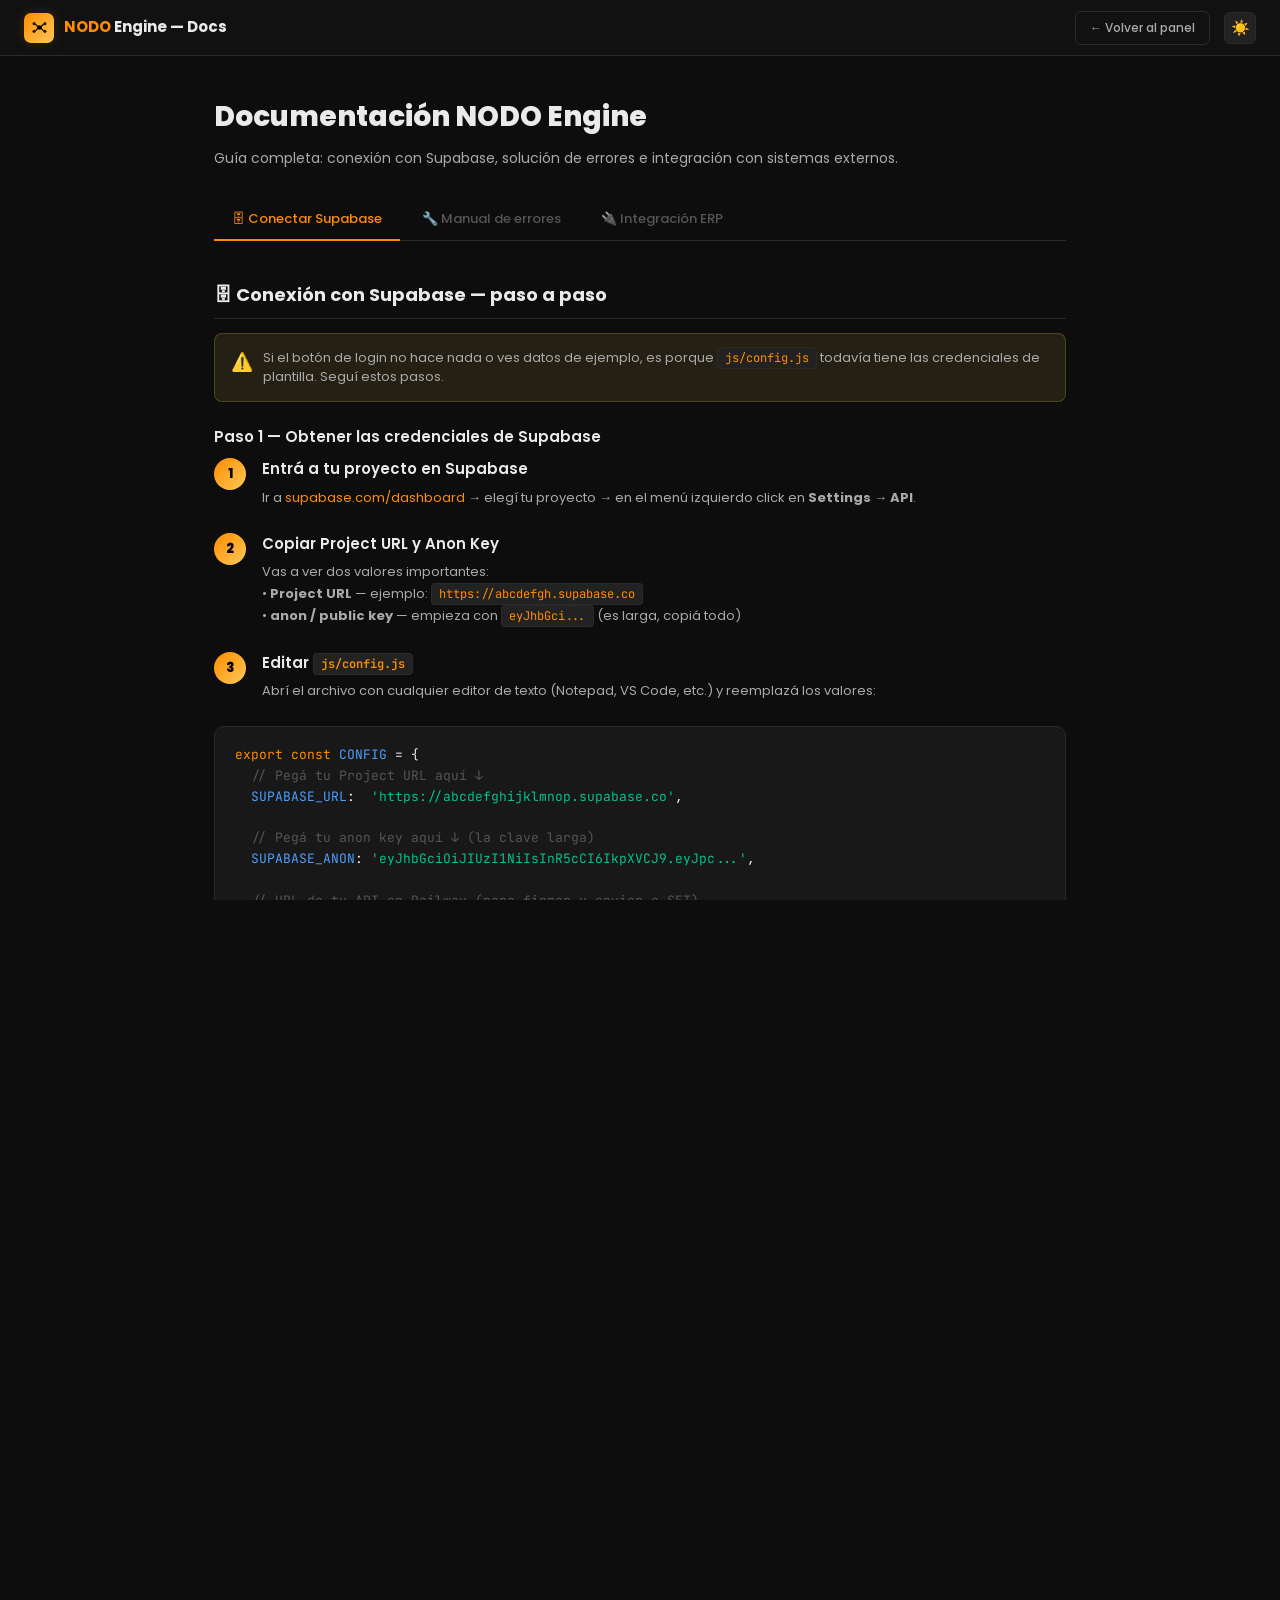
<file: docs/setup.html>
<!DOCTYPE html>
<html lang="es" data-theme="dark">
<head>
<meta charset="UTF-8">
<meta name="viewport" content="width=device-width, initial-scale=1.0">
<title>NODO Engine — Documentación</title>
<link rel="stylesheet" href="../css/theme.css">
<link rel="stylesheet" href="../css/base.css">
<link rel="stylesheet" href="../css/layout.css">
<link rel="stylesheet" href="../css/responsive.css">
<style>
body { overflow: auto; }
.docs-wrap { max-width: 900px; margin: 0 auto; padding: 40px 24px 80px; }
.docs-topbar {
  position: sticky; top: 0; z-index: 50;
  background: var(--bg2); border-bottom: 1px solid var(--border);
  display: flex; align-items: center; gap: 14px;
  padding: 0 24px; height: 56px;
}
.docs-nav {
  display: flex; gap: 4px; margin-bottom: 40px; flex-wrap: wrap;
  border-bottom: 1px solid var(--border); padding-bottom: 0;
}
.docs-tab {
  padding: 10px 18px; font-size: 13px; font-weight: 500;
  color: var(--text3); cursor: pointer;
  border-bottom: 2px solid transparent;
  transition: .14s; margin-bottom: -1px; white-space: nowrap;
}
.docs-tab:hover { color: var(--text2); }
.docs-tab.on { color: var(--orange); border-bottom-color: var(--orange); }
.docs-section { display: none; }
.docs-section.on { display: block; }
h1 { font-size: 28px; font-weight: 800; margin-bottom: 8px; }
h2 {
  font-size: 18px; font-weight: 700; margin: 36px 0 14px;
  padding-bottom: 10px; border-bottom: 1px solid var(--border);
  display: flex; align-items: center; gap: 10px;
}
h3 { font-size: 15px; font-weight: 600; margin: 24px 0 10px; color: var(--text); }
p  { font-size: 14px; color: var(--text2); line-height: 1.8; margin-bottom: 12px; }
ul, ol { padding-left: 20px; margin-bottom: 14px; }
li { font-size: 14px; color: var(--text2); line-height: 1.8; margin-bottom: 4px; }
li strong { color: var(--text); }
a  { color: var(--orange); }
code {
  font-family: 'JetBrains Mono', monospace;
  font-size: 12px;
  background: var(--bg4); border: 1px solid var(--border);
  border-radius: 4px; padding: 2px 7px; color: var(--orange);
}
pre {
  background: var(--bg3); border: 1px solid var(--border);
  border-radius: 10px; padding: 18px 20px;
  overflow-x: auto; margin: 14px 0;
  font-family: 'JetBrains Mono', monospace;
  font-size: 13px; line-height: 1.6; color: var(--text);
}
pre .c  { color: var(--text3); }
pre .k  { color: var(--orange); }
pre .s  { color: var(--green); }
pre .n  { color: var(--blue); }
.step {
  display: flex; gap: 16px; margin-bottom: 24px;
  align-items: flex-start;
}
.step-num {
  width: 32px; height: 32px; border-radius: 50%; flex-shrink: 0;
  background: linear-gradient(135deg, var(--orange), var(--orange-light));
  display: flex; align-items: center; justify-content: center;
  font-weight: 800; font-size: 13px; color: #000;
}
.step-body { flex: 1; }
.step-title { font-size: 15px; font-weight: 600; margin-bottom: 6px; }
.step-desc  { font-size: 13px; color: var(--text2); line-height: 1.7; }
.error-card {
  background: var(--bg3); border: 1px solid var(--border);
  border-radius: 10px; margin-bottom: 16px; overflow: hidden;
}
.error-head {
  display: flex; align-items: center; gap: 12px;
  padding: 14px 18px; cursor: pointer;
  border-bottom: 1px solid transparent; transition: .14s;
}
.error-head:hover { background: var(--bg4); }
.error-head.open  { border-bottom-color: var(--border); }
.error-badge { font-size: 16px; }
.error-title { font-weight: 600; font-size: 14px; flex: 1; }
.error-type  { font-size: 11px; padding: 2px 8px; border-radius: 10px; font-weight: 600; }
.et-cfg  { background: var(--yellow-bg); color: var(--yellow); border: 1px solid rgba(255,200,87,.2); }
.et-api  { background: var(--blue-bg);   color: var(--blue);   border: 1px solid rgba(77,158,255,.2); }
.et-set  { background: var(--red-bg);    color: var(--red);    border: 1px solid rgba(255,77,77,.2); }
.et-cert { background: rgba(150,100,255,.1); color: #9B59B6; border: 1px solid rgba(150,100,255,.2); }
.error-chevron { color: var(--text3); transition: transform .2s; font-size: 12px; }
.error-head.open .error-chevron { transform: rotate(180deg); }
.error-body { display: none; padding: 16px 18px; }
.error-body.on { display: block; }
.sol { display: flex; gap: 10px; align-items: flex-start; margin-bottom: 10px; }
.sol-dot { width: 6px; height: 6px; border-radius: 50%; background: var(--green); flex-shrink: 0; margin-top: 6px; }
.sol-text { font-size: 13px; color: var(--text2); line-height: 1.6; }
.info-box {
  background: var(--blue-bg); border: 1px solid rgba(77,158,255,.2);
  border-radius: 8px; padding: 14px 16px; margin: 14px 0;
  font-size: 13px; color: var(--text2); display: flex; gap: 10px;
}
.warn-box {
  background: var(--yellow-bg); border: 1px solid rgba(255,200,87,.2);
  border-radius: 8px; padding: 14px 16px; margin: 14px 0;
  font-size: 13px; color: var(--text2); display: flex; gap: 10px;
}
.ok-box {
  background: var(--green-bg); border: 1px solid rgba(0,196,140,.2);
  border-radius: 8px; padding: 14px 16px; margin: 14px 0;
  font-size: 13px; color: var(--text2); display: flex; gap: 10px;
}
.tag-grid { display: flex; gap: 8px; flex-wrap: wrap; margin: 10px 0; }
.tag { font-size: 11px; padding: 3px 10px; border-radius: 20px; font-weight: 600; border: 1px solid var(--border); color: var(--text2); background: var(--bg4); }
table { width: 100%; border-collapse: collapse; margin: 14px 0; }
thead th { text-align:left; padding: 10px 14px; font-size: 11px; font-weight: 600; text-transform: uppercase; letter-spacing: .06em; color: var(--text3); background: var(--bg4); border-bottom: 1px solid var(--border); }
tbody td { padding: 11px 14px; font-size: 13px; border-bottom: 1px solid var(--border); }
tbody tr:last-child td { border-bottom: none; }
@media(max-width:767px) {
  .docs-wrap { padding: 24px 16px 60px; }
  h1 { font-size: 22px; }
  h2 { font-size: 16px; }
  pre { font-size: 11px; padding: 14px; }
}
</style>
</head>
<body>

<div class="docs-topbar">
  <div class="tb-logo" style="display:flex;align-items:center;gap:10px;font-weight:700;font-size:15px">
    <div class="tb-logo-icon" id="docs-logo" style="width:30px;height:30px;background:linear-gradient(135deg,#FF8C00,#FFC857);border-radius:7px;display:flex;align-items:center;justify-content:center"></div>
    <span><span style="color:var(--orange)">NODO</span> Engine — Docs</span>
  </div>
  <div style="flex:1"></div>
  <a href="../index.html" class="btn btn-g btn-sm" style="display:inline-flex;align-items:center;gap:6px;padding:7px 14px;font-size:12px;border-radius:6px;background:transparent;border:1px solid var(--border);color:var(--text2)">← Volver al panel</a>
  <button class="theme-btn" data-theme-icon onclick="toggleTheme()" style="width:32px;height:32px;background:var(--bg4);border:1px solid var(--border);border-radius:6px;cursor:pointer;color:var(--text2);font-size:15px;display:flex;align-items:center;justify-content:center">☀️</button>
</div>

<div class="docs-wrap">
  <h1>Documentación NODO Engine</h1>
  <p style="color:var(--text2);margin-bottom:28px">Guía completa: conexión con Supabase, solución de errores e integración con sistemas externos.</p>

  <div class="docs-nav" data-tabs>
    <div class="docs-tab on"  onclick="switchTab(this,'tab-supabase')">🗄 Conectar Supabase</div>
    <div class="docs-tab"    onclick="switchTab(this,'tab-errores')">🔧 Manual de errores</div>
    <div class="docs-tab"    onclick="switchTab(this,'tab-integracion')">🔌 Integración ERP</div>
  </div>

  <!-- ══════════════════════════════════════════
       TAB 1 — CONECTAR SUPABASE
  ══════════════════════════════════════════ -->
  <div class="docs-section on" id="tab-supabase">

    <h2>🗄 Conexión con Supabase — paso a paso</h2>

    <div class="warn-box">
      <span style="font-size:18px;flex-shrink:0">⚠️</span>
      <div>Si el botón de login no hace nada o ves datos de ejemplo, es porque <code>js/config.js</code> todavía tiene las credenciales de plantilla. Seguí estos pasos.</div>
    </div>

    <h3>Paso 1 — Obtener las credenciales de Supabase</h3>
    <div class="step">
      <div class="step-num">1</div>
      <div class="step-body">
        <div class="step-title">Entrá a tu proyecto en Supabase</div>
        <div class="step-desc">
          Ir a <a href="https://supabase.com/dashboard" target="_blank">supabase.com/dashboard</a> → elegí tu proyecto → en el menú izquierdo click en <strong>Settings</strong> → <strong>API</strong>.
        </div>
      </div>
    </div>
    <div class="step">
      <div class="step-num">2</div>
      <div class="step-body">
        <div class="step-title">Copiar Project URL y Anon Key</div>
        <div class="step-desc">
          Vas a ver dos valores importantes:<br>
          • <strong>Project URL</strong> — ejemplo: <code>https://abcdefgh.supabase.co</code><br>
          • <strong>anon / public key</strong> — empieza con <code>eyJhbGci...</code> (es larga, copiá todo)
        </div>
      </div>
    </div>
    <div class="step">
      <div class="step-num">3</div>
      <div class="step-body">
        <div class="step-title">Editar <code>js/config.js</code></div>
        <div class="step-desc">Abrí el archivo con cualquier editor de texto (Notepad, VS Code, etc.) y reemplazá los valores:</div>
      </div>
    </div>

<pre><span class="k">export const</span> <span class="n">CONFIG</span> = {
  <span class="c">// Pegá tu Project URL aquí ↓</span>
  <span class="n">SUPABASE_URL</span>:  <span class="s">'https://abcdefghijklmnop.supabase.co'</span>,

  <span class="c">// Pegá tu anon key aquí ↓ (la clave larga)</span>
  <span class="n">SUPABASE_ANON</span>: <span class="s">'eyJhbGciOiJIUzI1NiIsInR5cCI6IkpXVCJ9.eyJpc...'</span>,

  <span class="c">// URL de tu API en Railway (para firmar y enviar a SET)</span>
  <span class="n">API_URL</span>: <span class="s">'https://tu-nodo-engine.railway.app/api/v1'</span>,
};</pre>

    <h3>Paso 2 — Ejecutar el SQL en Supabase</h3>
    <p>En el dashboard de Supabase ir a <strong>SQL Editor</strong> y ejecutar este script para agregar las columnas que usa el panel:</p>

<pre><span class="c">-- Columnas extra necesarias para el panel web</span>
<span class="k">ALTER TABLE</span> tenants <span class="k">ADD COLUMN IF NOT EXISTS</span> logo_url          <span class="n">TEXT</span>;
<span class="k">ALTER TABLE</span> tenants <span class="k">ADD COLUMN IF NOT EXISTS</span> nombre_fantasia    <span class="n">VARCHAR</span>(200);
<span class="k">ALTER TABLE</span> tenants <span class="k">ADD COLUMN IF NOT EXISTS</span> email             <span class="n">VARCHAR</span>(200);
<span class="k">ALTER TABLE</span> tenants <span class="k">ADD COLUMN IF NOT EXISTS</span> telefono          <span class="n">VARCHAR</span>(50);
<span class="k">ALTER TABLE</span> tenants <span class="k">ADD COLUMN IF NOT EXISTS</span> smtp_host         <span class="n">VARCHAR</span>(200);
<span class="k">ALTER TABLE</span> tenants <span class="k">ADD COLUMN IF NOT EXISTS</span> smtp_port         <span class="n">INT DEFAULT</span> 587;
<span class="k">ALTER TABLE</span> tenants <span class="k">ADD COLUMN IF NOT EXISTS</span> smtp_user         <span class="n">VARCHAR</span>(200);
<span class="k">ALTER TABLE</span> tenants <span class="k">ADD COLUMN IF NOT EXISTS</span> smtp_pass         <span class="n">TEXT</span>;
<span class="k">ALTER TABLE</span> tenants <span class="k">ADD COLUMN IF NOT EXISTS</span> smtp_ssl          <span class="n">BOOLEAN DEFAULT</span> true;
<span class="k">ALTER TABLE</span> tenants <span class="k">ADD COLUMN IF NOT EXISTS</span> smtp_from         <span class="n">VARCHAR</span>(200);
<span class="k">ALTER TABLE</span> tenants <span class="k">ADD COLUMN IF NOT EXISTS</span> smtp_from_name    <span class="n">VARCHAR</span>(200);
<span class="k">ALTER TABLE</span> tenants <span class="k">ADD COLUMN IF NOT EXISTS</span> id_csc            <span class="n">VARCHAR</span>(10) <span class="k">DEFAULT</span> <span class="s">'0001'</span>;

<span class="c">-- Índice de búsqueda por nombre y RUC (para el buscador del panel)</span>
<span class="k">CREATE INDEX IF NOT EXISTS</span> idx_tenants_search
  <span class="k">ON</span> tenants <span class="k">USING</span> gin(
    to_tsvector(<span class="s">'simple'</span>, razon_social || <span class="s">' '</span> || ruc)
  );</pre>

    <h3>Paso 3 — Crear bucket de logos en Supabase Storage</h3>
    <div class="step">
      <div class="step-num">1</div>
      <div class="step-body">
        <div class="step-title">Storage → New bucket</div>
        <div class="step-desc">En el menú izquierdo de Supabase → <strong>Storage</strong> → botón <strong>New bucket</strong></div>
      </div>
    </div>
    <div class="step">
      <div class="step-num">2</div>
      <div class="step-body">
        <div class="step-title">Configurar el bucket</div>
        <div class="step-desc">
          • <strong>Name:</strong> <code>logos</code><br>
          • <strong>Public bucket:</strong> ✅ activar<br>
          • Click <strong>Save</strong>
        </div>
      </div>
    </div>
    <div class="step">
      <div class="step-num">3</div>
      <div class="step-body">
        <div class="step-title">Política de acceso (RLS)</div>
        <div class="step-desc">En <strong>Storage → Policies</strong> → crear una política que permita INSERT y SELECT para usuarios autenticados. O en SQL Editor:</div>
      </div>
    </div>

<pre><span class="c">-- Permitir subir logos (usuarios autenticados)</span>
<span class="k">CREATE POLICY</span> <span class="s">"logos_upload"</span> <span class="k">ON</span> storage.objects
  <span class="k">FOR INSERT WITH CHECK</span> (
    bucket_id = <span class="s">'logos'</span> <span class="k">AND</span> auth.role() = <span class="s">'authenticated'</span>
  );

<span class="c">-- Permitir ver logos (público)</span>
<span class="k">CREATE POLICY</span> <span class="s">"logos_public"</span> <span class="k">ON</span> storage.objects
  <span class="k">FOR SELECT USING</span> (bucket_id = <span class="s">'logos'</span>);

<span class="c">-- Permitir reemplazar logos</span>
<span class="k">CREATE POLICY</span> <span class="s">"logos_update"</span> <span class="k">ON</span> storage.objects
  <span class="k">FOR UPDATE USING</span> (
    bucket_id = <span class="s">'logos'</span> <span class="k">AND</span> auth.role() = <span class="s">'authenticated'</span>
  );</pre>

    <h3>Paso 4 — Configurar RLS en la tabla tenants</h3>
    <p>Para que el panel pueda leer y escribir tenants, ejecutá en SQL Editor:</p>

<pre><span class="c">-- Habilitar RLS</span>
<span class="k">ALTER TABLE</span> tenants <span class="k">ENABLE ROW LEVEL SECURITY</span>;

<span class="c">-- Solo usuarios autenticados pueden ver tenants</span>
<span class="k">CREATE POLICY</span> <span class="s">"tenants_select"</span> <span class="k">ON</span> tenants
  <span class="k">FOR SELECT USING</span> (auth.role() = <span class="s">'authenticated'</span>);

<span class="c">-- Solo usuarios autenticados pueden crear tenants</span>
<span class="k">CREATE POLICY</span> <span class="s">"tenants_insert"</span> <span class="k">ON</span> tenants
  <span class="k">FOR INSERT WITH CHECK</span> (auth.role() = <span class="s">'authenticated'</span>);

<span class="c">-- Solo usuarios autenticados pueden actualizar tenants</span>
<span class="k">CREATE POLICY</span> <span class="s">"tenants_update"</span> <span class="k">ON</span> tenants
  <span class="k">FOR UPDATE USING</span> (auth.role() = <span class="s">'authenticated'</span>);</pre>

    <h3>Paso 5 — Crear usuario admin en Supabase Auth</h3>
    <p>En Supabase Dashboard → <strong>Authentication → Users → Add user → Create new user</strong>:</p>
    <ul>
      <li><strong>Email:</strong> <code>info@nodoinformatica.com</code></li>
      <li><strong>Password:</strong> <code>Abc1234*</code></li>
      <li>Activar <strong>Auto Confirm User</strong> ✅</li>
    </ul>

    <div class="ok-box">
      <span style="font-size:18px;flex-shrink:0">✅</span>
      <div>Con esto hecho, el login con <code>info@nodoinformatica.com</code> / <code>Abc1234*</code> va a autenticar contra Supabase real. Los tenants que crees van a guardarse en la base de datos.</div>
    </div>

    <h3>Paso 6 — Subir config.js a Cloudflare (producción)</h3>
    <p>El archivo <code>config.js</code> no va al repo por seguridad. Para producción en Cloudflare Pages tenés dos opciones:</p>

    <p><strong>Opción A — Build step con Vite (recomendado para producción):</strong></p>
<pre><span class="c"># En Cloudflare Pages → Settings → Environment Variables:</span>
VITE_SUPABASE_URL  = https://tuproyecto.supabase.co
VITE_SUPABASE_ANON = eyJhbGci...
VITE_API_URL       = https://tu-api.railway.app/api/v1</pre>

    <p><strong>Opción B — Config hardcodeada para staging:</strong><br>
    Incluir <code>config.js</code> con los valores reales solo en el entorno de staging. En producción usar variables de entorno.</p>

  </div>

  <!-- ══════════════════════════════════════════
       TAB 2 — ERRORES
  ══════════════════════════════════════════ -->
  <div class="docs-section" id="tab-errores">

    <h2>🔧 Manual de errores y soluciones</h2>
    <p>Los errores más frecuentes del sistema, organizados por categoría.</p>

    <h3>🔑 Autenticación y configuración</h3>

    <div class="error-card">
      <div class="error-head" onclick="toggleError(this)">
        <span class="error-badge">🔴</span>
        <div class="error-title">El botón de login no hace nada</div>
        <span class="error-type et-cfg">Configuración</span>
        <span class="error-chevron">▼</span>
      </div>
      <div class="error-body">
        <p><strong>Causa:</strong> <code>js/config.js</code> tiene los valores de plantilla (<code>TUPROYECTO.supabase.co</code>), el módulo falla al importar y el script se cae silenciosamente.</p>
        <div class="sol"><div class="sol-dot"></div><div class="sol-text">Abrí <code>js/config.js</code> y reemplazá <code>TUPROYECTO</code> con tu Project URL real de Supabase.</div></div>
        <div class="sol"><div class="sol-dot"></div><div class="sol-text">Verificá que el Anon Key no tenga <code>TUANON_KEY_AQUI</code> — copiá la clave completa desde Supabase → Settings → API.</div></div>
        <div class="sol"><div class="sol-dot"></div><div class="sol-text">Mientras tanto podés entrar con <code>info@nodoinformatica.com</code> / <code>Abc1234*</code> — esas credenciales funcionan sin Supabase.</div></div>
      </div>
    </div>

    <div class="error-card">
      <div class="error-head" onclick="toggleError(this)">
        <span class="error-badge">🔴</span>
        <div class="error-title">Error: "Invalid login credentials"</div>
        <span class="error-type et-cfg">Auth</span>
        <span class="error-chevron">▼</span>
      </div>
      <div class="error-body">
        <p><strong>Causa:</strong> Email o contraseña incorrectos en Supabase Auth, o el usuario no existe.</p>
        <div class="sol"><div class="sol-dot"></div><div class="sol-text">Verificar que el usuario exista en Supabase → Authentication → Users.</div></div>
        <div class="sol"><div class="sol-dot"></div><div class="sol-text">Si el usuario existe, usar "Reset password" desde el dashboard de Supabase.</div></div>
        <div class="sol"><div class="sol-dot"></div><div class="sol-text">Verificar que el email esté confirmado (columna "Confirmed At" no vacía).</div></div>
      </div>
    </div>

    <div class="error-card">
      <div class="error-head" onclick="toggleError(this)">
        <span class="error-badge">🟡</span>
        <div class="error-title">El panel muestra datos de ejemplo en vez de los reales</div>
        <span class="error-type et-cfg">Configuración</span>
        <span class="error-chevron">▼</span>
      </div>
      <div class="error-body">
        <p><strong>Causa:</strong> El sistema detecta que <code>config.js</code> no tiene credenciales válidas y activa el modo demo automáticamente.</p>
        <div class="sol"><div class="sol-dot"></div><div class="sol-text">Completar <code>js/config.js</code> con la URL y Anon Key reales de Supabase.</div></div>
        <div class="sol"><div class="sol-dot"></div><div class="sol-text">Abrir la consola del navegador (F12) y buscar mensajes que digan <code>[NODO] Modo demo</code>.</div></div>
        <div class="sol"><div class="sol-dot"></div><div class="sol-text">Verificar que la tabla <code>tenants</code> exista en Supabase y tenga al menos una fila.</div></div>
      </div>
    </div>

    <h3>📡 Conexión API y Supabase</h3>

    <div class="error-card">
      <div class="error-head" onclick="toggleError(this)">
        <span class="error-badge">🔴</span>
        <div class="error-title">Error: "Failed to fetch" al cargar empresas</div>
        <span class="error-type et-api">API</span>
        <span class="error-chevron">▼</span>
      </div>
      <div class="error-body">
        <p><strong>Causa:</strong> No hay conexión con Supabase. Puede ser URL incorrecta, CORS, o problema de red.</p>
        <div class="sol"><div class="sol-dot"></div><div class="sol-text">Verificar que <code>SUPABASE_URL</code> en <code>config.js</code> no tenga barra al final: correcto <code>https://abc.supabase.co</code>, incorrecto <code>https://abc.supabase.co/</code>.</div></div>
        <div class="sol"><div class="sol-dot"></div><div class="sol-text">En Supabase → Settings → API → verificar que el proyecto esté activo (no pausado por inactividad).</div></div>
        <div class="sol"><div class="sol-dot"></div><div class="sol-text">Abrir F12 → Network → buscar la llamada a <code>supabase.co</code> → ver el error exacto.</div></div>
      </div>
    </div>

    <div class="error-card">
      <div class="error-head" onclick="toggleError(this)">
        <span class="error-badge">🔴</span>
        <div class="error-title">Error 403: "Row Level Security policy violated"</div>
        <span class="error-type et-api">RLS</span>
        <span class="error-chevron">▼</span>
      </div>
      <div class="error-body">
        <p><strong>Causa:</strong> Las políticas de seguridad de Supabase (RLS) están bloqueando el acceso a la tabla.</p>
        <div class="sol"><div class="sol-dot"></div><div class="sol-text">Ejecutar el SQL de políticas RLS del Paso 4 de la guía de conexión.</div></div>
        <div class="sol"><div class="sol-dot"></div><div class="sol-text">Verificar que el token de autenticación sea válido — cerrar sesión y volver a entrar.</div></div>
        <div class="sol"><div class="sol-dot"></div><div class="sol-text">Temporalmente para testing, desactivar RLS: <code>ALTER TABLE tenants DISABLE ROW LEVEL SECURITY;</code> — volver a activar antes de producción.</div></div>
      </div>
    </div>

    <div class="error-card">
      <div class="error-head" onclick="toggleError(this)">
        <span class="error-badge">🟡</span>
        <div class="error-title">Error al subir logo: "Bucket not found"</div>
        <span class="error-type et-api">Storage</span>
        <span class="error-chevron">▼</span>
      </div>
      <div class="error-body">
        <p><strong>Causa:</strong> El bucket <code>logos</code> no fue creado en Supabase Storage.</p>
        <div class="sol"><div class="sol-dot"></div><div class="sol-text">Ir a Supabase → Storage → New bucket → nombre <code>logos</code> → activar Public → Save.</div></div>
        <div class="sol"><div class="sol-dot"></div><div class="sol-text">Verificar que el nombre sea exactamente <code>logos</code> (minúsculas).</div></div>
      </div>
    </div>

    <h3>🏛 Errores SET / SIFEN</h3>

    <div class="error-card">
      <div class="error-head" onclick="toggleError(this)">
        <span class="error-badge">🔴</span>
        <div class="error-title">Código SET 0300 — "Documento con datos incorrectos"</div>
        <span class="error-type et-set">SIFEN</span>
        <span class="error-chevron">▼</span>
      </div>
      <div class="error-body">
        <p><strong>Causa:</strong> El XML enviado tiene datos que no coinciden con lo registrado en SET (RUC, monto IVA, timbrado, etc.).</p>
        <div class="sol"><div class="sol-dot"></div><div class="sol-text">Verificar que el RUC del receptor sea válido y tenga el formato correcto <code>XXXXXXXX-D</code>.</div></div>
        <div class="sol"><div class="sol-dot"></div><div class="sol-text">Verificar que el cálculo del IVA sea correcto: IVA 10% = monto / 11, IVA 5% = monto / 21.</div></div>
        <div class="sol"><div class="sol-dot"></div><div class="sol-text">Verificar que el timbrado esté vigente (fecha actual entre vigencia_desde y vigencia_hasta).</div></div>
        <div class="sol"><div class="sol-dot"></div><div class="sol-text">Revisar el XML rechazado en el log del lote — SET indica el campo exacto con el error.</div></div>
      </div>
    </div>

    <div class="error-card">
      <div class="error-head" onclick="toggleError(this)">
        <span class="error-badge">🔴</span>
        <div class="error-title">Código SET 0302 — "CSC inválido"</div>
        <span class="error-type et-set">SIFEN</span>
        <span class="error-chevron">▼</span>
      </div>
      <div class="error-body">
        <p><strong>Causa:</strong> El Código de Seguridad del Contribuyente (CSC) configurado no coincide con el registrado en la SET.</p>
        <div class="sol"><div class="sol-dot"></div><div class="sol-text">Verificar el CSC y ID CSC en la configuración de la empresa — ir al panel → Configuración → Seguridad SIFEN.</div></div>
        <div class="sol"><div class="sol-dot"></div><div class="sol-text">El CSC se obtiene en Marangatú → Servicios Electrónicos → Código de Seguridad.</div></div>
        <div class="sol"><div class="sol-dot"></div><div class="sol-text">Verificar que el ambiente (Test/Producción) coincida con el CSC — cada ambiente tiene su propio CSC.</div></div>
      </div>
    </div>

    <div class="error-card">
      <div class="error-head" onclick="toggleError(this)">
        <span class="error-badge">🔴</span>
        <div class="error-title">Código SET 0303 — "Timbrado no encontrado o inactivo"</div>
        <span class="error-type et-set">SIFEN</span>
        <span class="error-chevron">▼</span>
      </div>
      <div class="error-body">
        <p><strong>Causa:</strong> El número de timbrado no existe, venció, o fue dado de baja en SET.</p>
        <div class="sol"><div class="sol-dot"></div><div class="sol-text">Verificar que el timbrado esté activo en Marangatú.</div></div>
        <div class="sol"><div class="sol-dot"></div><div class="sol-text">Verificar las fechas de vigencia en panel → Configuración → Puntos de expedición.</div></div>
        <div class="sol"><div class="sol-dot"></div><div class="sol-text">Si el timbrado venció, tramitar uno nuevo en Marangatú y cargarlo en el panel.</div></div>
      </div>
    </div>

    <div class="error-card">
      <div class="error-head" onclick="toggleError(this)">
        <span class="error-badge">🟡</span>
        <div class="error-title">Código SET 0422 — "CDC ya registrado"</div>
        <span class="error-type et-set">SIFEN</span>
        <span class="error-chevron">▼</span>
      </div>
      <div class="error-body">
        <p><strong>Causa:</strong> Se intentó enviar un documento con un CDC que ya existe en la SET (documento duplicado).</p>
        <div class="sol"><div class="sol-dot"></div><div class="sol-text">No reintentar — el documento ya fue procesado. Consultar su estado con el CDC en el panel.</div></div>
        <div class="sol"><div class="sol-dot"></div><div class="sol-text">Verificar que el número secuencial no esté repetido en la tabla <code>timbrados</code>.</div></div>
      </div>
    </div>

    <h3>🔑 Certificado digital</h3>

    <div class="error-card">
      <div class="error-head" onclick="toggleError(this)">
        <span class="error-badge">🔴</span>
        <div class="error-title">Error al firmar: "Certificado vencido"</div>
        <span class="error-type et-cert">Certificado</span>
        <span class="error-chevron">▼</span>
      </div>
      <div class="error-body">
        <p><strong>Causa:</strong> El certificado digital PKCS#12 (.p12) expiró.</p>
        <div class="sol"><div class="sol-dot"></div><div class="sol-text">Tramitar un nuevo certificado ante la Cámara de la Industria y Comercio o la SET.</div></div>
        <div class="sol"><div class="sol-dot"></div><div class="sol-text">Una vez obtenido, subirlo en panel → Configuración → Certificado digital.</div></div>
        <div class="sol"><div class="sol-dot"></div><div class="sol-text">Activar las alertas de vencimiento en Configuración de correo para recibir aviso 30 días antes.</div></div>
      </div>
    </div>

    <div class="error-card">
      <div class="error-head" onclick="toggleError(this)">
        <span class="error-badge">🔴</span>
        <div class="error-title">Error al firmar: "Contraseña del certificado incorrecta"</div>
        <span class="error-type et-cert">Certificado</span>
        <span class="error-chevron">▼</span>
      </div>
      <div class="error-body">
        <p><strong>Causa:</strong> La contraseña guardada en el sistema no coincide con la del archivo .p12.</p>
        <div class="sol"><div class="sol-dot"></div><div class="sol-text">Ir a panel → Configuración → Certificado digital → actualizar la contraseña.</div></div>
        <div class="sol"><div class="sol-dot"></div><div class="sol-text">Verificar la contraseña abriendo el .p12 localmente con el Administrador de certificados de Windows.</div></div>
      </div>
    </div>

    <h3>🌐 Cloudflare / Deploy</h3>

    <div class="error-card">
      <div class="error-head" onclick="toggleError(this)">
        <span class="error-badge">🔴</span>
        <div class="error-title">"Could not find wrangler.json" al hacer deploy</div>
        <span class="error-type et-cfg">Cloudflare</span>
        <span class="error-chevron">▼</span>
      </div>
      <div class="error-body">
        <p><strong>Causa:</strong> El proyecto fue creado como <em>Worker</em> en vez de <em>Pages</em>.</p>
        <div class="sol"><div class="sol-dot"></div><div class="sol-text">Borrar el proyecto en Cloudflare → Workers &amp; Pages → Settings → Delete project.</div></div>
        <div class="sol"><div class="sol-dot"></div><div class="sol-text">Crear uno nuevo: Workers &amp; Pages → Create application → tab <strong>Pages</strong> (no Workers) → Connect to Git.</div></div>
        <div class="sol"><div class="sol-dot"></div><div class="sol-text">En la configuración de build: Framework = None, Build command = <em>vacío</em>, Output = <code>/</code>.</div></div>
      </div>
    </div>

    <div class="error-card">
      <div class="error-head" onclick="toggleError(this)">
        <span class="error-badge">🟡</span>
        <div class="error-title">El deploy funciona pero los cambios no aparecen</div>
        <span class="error-type et-cfg">Cloudflare</span>
        <span class="error-chevron">▼</span>
      </div>
      <div class="error-body">
        <p><strong>Causa:</strong> Cache del navegador o de Cloudflare.</p>
        <div class="sol"><div class="sol-dot"></div><div class="sol-text">Hacer Ctrl+Shift+R (hard refresh) en el navegador.</div></div>
        <div class="sol"><div class="sol-dot"></div><div class="sol-text">En Cloudflare → tu proyecto → Deployments → verificar que el último deploy haya terminado con ✅.</div></div>
        <div class="sol"><div class="sol-dot"></div><div class="sol-text">Si el problema persiste, en Cloudflare → Caching → Purge Everything.</div></div>
      </div>
    </div>

  </div>

  <!-- ══════════════════════════════════════════
       TAB 3 — INTEGRACIÓN ERP
  ══════════════════════════════════════════ -->
  <div class="docs-section" id="tab-integracion">

    <h2>🔌 Integración con sistemas de terceros</h2>
    <p>Guía paso a paso para conectar cualquier ERP, sistema de punto de venta o aplicación con el motor NODO Engine.</p>

    <div class="ok-box">
      <span style="font-size:18px;flex-shrink:0">✅</span>
      <div>La integración funciona con <strong>cualquier sistema</strong> que pueda hacer llamadas HTTP: SAP, sistemas propios, Excel con macros, Python, PHP, Node.js, etc.</div>
    </div>

    <h3>Flujo general de integración</h3>
    <div style="background:var(--bg3);border:1px solid var(--border);border-radius:10px;padding:20px;margin:14px 0;font-size:13px;color:var(--text2);line-height:1.8">
      <strong style="color:var(--text)">Tu sistema</strong> genera una venta
      → POST a <code>/api/v1/documentos/erp</code>
      → NODO firma y envía a SET
      → SET aprueba/rechaza
      → NODO notifica a tu sistema por webhook
      → <strong style="color:var(--text)">Tu sistema</strong> muestra el resultado
    </div>

    <h3>Paso 1 — Registrar la empresa en el panel</h3>
    <div class="step">
      <div class="step-num">1</div>
      <div class="step-body">
        <div class="step-title">Crear el tenant en el panel NODO</div>
        <div class="step-desc">Ir a <a href="../index.html">panel.nodoengine.py</a> → click <strong>+ Nueva empresa</strong> → completar RUC, razón social y ambiente.</div>
      </div>
    </div>
    <div class="step">
      <div class="step-num">2</div>
      <div class="step-body">
        <div class="step-title">Cargar el certificado digital</div>
        <div class="step-desc">Dentro de la empresa → <strong>Configuración</strong> → <strong>Certificado digital</strong> → subir el .p12 con alias y contraseña.</div>
      </div>
    </div>
    <div class="step">
      <div class="step-num">3</div>
      <div class="step-body">
        <div class="step-title">Configurar el timbrado</div>
        <div class="step-desc">Ir a <strong>Configuración → Puntos de expedición</strong> → agregar establecimiento (001), punto (001), número de timbrado y vigencia.</div>
      </div>
    </div>
    <div class="step">
      <div class="step-num">4</div>
      <div class="step-body">
        <div class="step-title">Obtener la API Key</div>
        <div class="step-desc">Ir a <strong>API Keys</strong> → <strong>+ Nueva API Key</strong> → elegir ambiente → copiar la key generada (aparece solo una vez).</div>
      </div>
    </div>

    <h3>Paso 2 — Configurar en tu sistema</h3>
    <p>En tu ERP o sistema, guardar estos dos datos en la configuración de facturación electrónica:</p>

    <table>
      <thead><tr><th>Parámetro</th><th>Valor</th></tr></thead>
      <tbody>
        <tr><td><strong>URL del servicio</strong></td><td><code>https://tu-api.railway.app/api/v1</code></td></tr>
        <tr><td><strong>API Key</strong></td><td><code>sk_live_XXXXXXXXXXXXXXXX</code></td></tr>
        <tr><td><strong>Endpoint facturas</strong></td><td><code>POST /documentos/erp</code></td></tr>
        <tr><td><strong>Header de auth</strong></td><td><code>X-API-Key: sk_live_XXXX</code></td></tr>
      </tbody>
    </table>

    <h3>Paso 3 — Emitir una factura desde tu sistema</h3>
    <p>Cuando el cliente confirma una compra, tu sistema hace esta llamada:</p>

<pre><span class="n">POST</span> https://tu-api.railway.app/api/v1/documentos/erp
<span class="n">X-API-Key:</span> <span class="s">sk_live_XXXXXXXXXXXXXXXX</span>
<span class="n">Content-Type:</span> <span class="s">application/json</span>

{
  <span class="s">"tipoDocumento"</span>: 1,
  <span class="s">"cliente"</span>: {
    <span class="s">"tipo"</span>: 1,
    <span class="s">"documento"</span>: <span class="s">"4567890"</span>,
    <span class="s">"razonSocial"</span>: <span class="s">"Juan Pérez"</span>
  },
  <span class="s">"items"</span>: [
    {
      <span class="s">"descripcion"</span>:    <span class="s">"Producto A"</span>,
      <span class="s">"cantidad"</span>:        1,
      <span class="s">"precioUnitario"</span>:  150000,
      <span class="s">"precioTotal"</span>:     150000,
      <span class="s">"tasaIVA"</span>:         10
    }
  ],
  <span class="s">"referenciaExterna"</span>: <span class="s">"VENTA-2025-001"</span>,
  <span class="s">"webhookUrl"</span>: <span class="s">"https://tu-sistema.com/webhook/fe"</span>
}</pre>

    <h3>Paso 4 — Interpretar la respuesta</h3>
    <p>NODO responde inmediatamente con el estado del documento:</p>

<pre><span class="c">// Respuesta exitosa (201 Created)</span>
{
  <span class="s">"ok"</span>: true,
  <span class="s">"data"</span>: {
    <span class="s">"cdc"</span>:     <span class="s">"01800123456001001000012300920251234567890"</span>,
    <span class="s">"numero"</span>: <span class="s">"001-001-0000001"</span>,
    <span class="s">"estado"</span>: <span class="s">"aprobado"</span>,
    <span class="s">"sifen_codigo"</span>: <span class="s">"0260"</span>,
    <span class="s">"sifen_mensaje"</span>: <span class="s">"Documento aprobado"</span>
  }
}

<span class="c">// Respuesta con error de datos (422)</span>
{
  <span class="s">"ok"</span>: false,
  <span class="s">"error"</span>: <span class="s">"RUC del receptor inválido"</span>
}</pre>

    <h3>Paso 5 — Recibir el webhook</h3>
    <p>Si pasaste <code>webhookUrl</code>, NODO notifica a tu sistema cuando el estado cambia:</p>

<pre><span class="c">// NODO envía POST a tu-sistema.com/webhook/fe</span>
{
  <span class="s">"evento"</span>:  <span class="s">"de.aprobado"</span>,
  <span class="s">"cdc"</span>:     <span class="s">"01800123456001001000012300920251234567890"</span>,
  <span class="s">"numero"</span>: <span class="s">"001-001-0000001"</span>,
  <span class="s">"estado"</span>: <span class="s">"aprobado"</span>,
  <span class="s">"referenciaExterna"</span>: <span class="s">"VENTA-2025-001"</span>,
  <span class="s">"timestamp"</span>: <span class="s">"2025-04-04T10:05:23Z"</span>
}

<span class="c">// Tu sistema responde con HTTP 200 para confirmar recepción</span></pre>

    <h3>Paso 6 — Descargar el KUDE (PDF de la factura)</h3>
    <p>Para obtener el PDF de la factura aprobada:</p>

<pre><span class="n">GET</span> /documentos/{cdc}/kude?formato=a4
<span class="n">X-API-Key:</span> sk_live_XXXX

<span class="c">// Devuelve el PDF en binario (Content-Type: application/pdf)</span>
<span class="c">// Podés descargarlo o enviarlo por email al cliente</span></pre>

    <h3>Referencia de campos del request</h3>

    <table>
      <thead><tr><th>Campo</th><th>Tipo</th><th>Obligatorio</th><th>Descripción</th></tr></thead>
      <tbody>
        <tr><td><code>tipoDocumento</code></td><td>number</td><td>✅</td><td>1=Factura, 5=Nota crédito, 6=Nota débito, 7=Remisión</td></tr>
        <tr><td><code>cliente.tipo</code></td><td>number</td><td>✅</td><td>1=RUC, 2=CI, 3=Pasaporte, 4=Innominado</td></tr>
        <tr><td><code>cliente.documento</code></td><td>string</td><td>Si tipo ≠ 4</td><td>Número de RUC o CI (sin puntos ni guiones para CI)</td></tr>
        <tr><td><code>cliente.razonSocial</code></td><td>string</td><td>Si tipo ≠ 4</td><td>Nombre o razón social del receptor</td></tr>
        <tr><td><code>items</code></td><td>array</td><td>✅</td><td>Mínimo 1 item</td></tr>
        <tr><td><code>items[].tasaIVA</code></td><td>number</td><td>✅</td><td>0, 5 o 10</td></tr>
        <tr><td><code>referenciaExterna</code></td><td>string</td><td>❌</td><td>ID de tu sistema (para buscar después)</td></tr>
        <tr><td><code>webhookUrl</code></td><td>string</td><td>❌</td><td>URL donde NODO notifica el resultado</td></tr>
        <tr><td><code>fecha</code></td><td>string</td><td>❌</td><td>ISO 8601 — por defecto es la fecha actual</td></tr>
      </tbody>
    </table>

    <h3>Códigos de respuesta SET</h3>

    <table>
      <thead><tr><th>Código</th><th>Significado</th><th>Acción</th></tr></thead>
      <tbody>
        <tr><td><code>0260</code></td><td style="color:var(--green)">✅ Aprobado</td><td>Todo ok — entregar al cliente</td></tr>
        <tr><td><code>0261</code></td><td style="color:var(--yellow)">⚠️ Aprobado con obs.</td><td>Aprobado pero revisar observaciones</td></tr>
        <tr><td><code>0300</code></td><td style="color:var(--red)">❌ Datos incorrectos</td><td>Revisar campos del documento</td></tr>
        <tr><td><code>0302</code></td><td style="color:var(--red)">❌ CSC inválido</td><td>Verificar CSC en configuración</td></tr>
        <tr><td><code>0303</code></td><td style="color:var(--red)">❌ Timbrado inactivo</td><td>Renovar timbrado en Marangatú</td></tr>
        <tr><td><code>0422</code></td><td style="color:var(--yellow)">⚠️ CDC duplicado</td><td>Ya fue procesado — no reintentar</td></tr>
        <tr><td><code>0500</code></td><td style="color:var(--red)">❌ Error SET</td><td>Problema del lado de SET — reintentar en unos minutos</td></tr>
      </tbody>
    </table>

    <h3>Ejemplos de integración por lenguaje</h3>

    <p><strong>Python:</strong></p>
<pre>import requests

response = requests.post(
    <span class="s">'https://tu-api.railway.app/api/v1/documentos/erp'</span>,
    headers={<span class="s">'X-API-Key'</span>: <span class="s">'sk_live_XXXX'</span>},
    json={
        <span class="s">'tipoDocumento'</span>: 1,
        <span class="s">'cliente'</span>: {<span class="s">'tipo'</span>: 2, <span class="s">'documento'</span>: <span class="s">'4567890'</span>, <span class="s">'razonSocial'</span>: <span class="s">'Juan Pérez'</span>},
        <span class="s">'items'</span>: [{<span class="s">'descripcion'</span>: <span class="s">'Producto'</span>, <span class="s">'cantidad'</span>: 1,
                    <span class="s">'precioUnitario'</span>: 150000, <span class="s">'precioTotal'</span>: 150000, <span class="s">'tasaIVA'</span>: 10}],
        <span class="s">'referenciaExterna'</span>: <span class="s">'VENTA-001'</span>
    }
)
data = response.json()
<span class="k">print</span>(data[<span class="s">'data'</span>][<span class="s">'cdc'</span>])  <span class="c"># CDC del documento aprobado</span></pre>

    <p><strong>PHP:</strong></p>
<pre>$response = file_get_contents(<span class="s">'https://tu-api.railway.app/api/v1/documentos/erp'</span>, false,
    stream_context_create([<span class="s">'http'</span> => [
        <span class="s">'method'</span>  => <span class="s">'POST'</span>,
        <span class="s">'header'</span>  => <span class="s">"X-API-Key: sk_live_XXXX\r\nContent-Type: application/json\r\n"</span>,
        <span class="s">'content'</span> => json_encode([
            <span class="s">'tipoDocumento'</span> => 1,
            <span class="s">'cliente'</span> => [<span class="s">'tipo'</span> => 2, <span class="s">'documento'</span> => <span class="s">'4567890'</span>, <span class="s">'razonSocial'</span> => <span class="s">'Juan Perez'</span>],
            <span class="s">'items'</span> => [[<span class="s">'descripcion'</span> => <span class="s">'Producto'</span>, <span class="s">'cantidad'</span> => 1,
                          <span class="s">'precioUnitario'</span> => 150000, <span class="s">'precioTotal'</span> => 150000, <span class="s">'tasaIVA'</span> => 10]]
        ])
    ]])
);
$data = json_decode($response, true);</pre>

    <p><strong>cURL (para probar desde terminal):</strong></p>
<pre>curl -X POST https://tu-api.railway.app/api/v1/documentos/erp \
  -H <span class="s">"X-API-Key: sk_live_XXXX"</span> \
  -H <span class="s">"Content-Type: application/json"</span> \
  -d <span class="s">'{
    "tipoDocumento": 1,
    "cliente": {"tipo": 4},
    "items": [{"descripcion": "Test", "cantidad": 1,
               "precioUnitario": 100000, "precioTotal": 100000, "tasaIVA": 10}]
  }'</span></pre>

  </div>

</div>

<script type="module">
import { getTheme, applyTheme, toggleTheme } from '../js/app.js';

applyTheme(getTheme());
window.toggleTheme = toggleTheme;

// Logo SVG
document.getElementById('docs-logo').innerHTML = `
  <svg width="17" height="17" viewBox="0 0 22 22" fill="none">
    <circle cx="11" cy="11" r="3" fill="#000"/>
    <circle cx="4" cy="6" r="2" fill="#000" opacity=".85"/>
    <circle cx="18" cy="6" r="2" fill="#000" opacity=".85"/>
    <circle cx="4" cy="16" r="2" fill="#000" opacity=".85"/>
    <circle cx="18" cy="16" r="2" fill="#000" opacity=".85"/>
    <line x1="6" y1="7" x2="9" y2="10" stroke="#000" stroke-width="1.5" stroke-linecap="round"/>
    <line x1="16" y1="7" x2="13" y2="10" stroke="#000" stroke-width="1.5" stroke-linecap="round"/>
    <line x1="6" y1="15" x2="9" y2="12" stroke="#000" stroke-width="1.5" stroke-linecap="round"/>
    <line x1="16" y1="15" x2="13" y2="12" stroke="#000" stroke-width="1.5" stroke-linecap="round"/>
  </svg>`;

window.switchTab = (el, tabId) => {
  document.querySelectorAll('.docs-tab').forEach(t => t.classList.remove('on'));
  document.querySelectorAll('.docs-section').forEach(s => s.classList.remove('on'));
  el.classList.add('on');
  document.getElementById(tabId).classList.add('on');
  window.scrollTo({ top: 0, behavior: 'smooth' });
};

window.toggleError = (head) => {
  head.classList.toggle('open');
  const body = head.nextElementSibling;
  body.classList.toggle('on');
};
</script>
</body>
</html>
</file>
<file: css/theme.css>
/* ============================================================
   NODO Engine — Theme System
   Light / Dark mode via [data-theme] on <html>
   ============================================================ */

/* ── DARK (default) ── */
:root,
[data-theme="dark"] {
  --orange:       #FF8C00;
  --orange-mid:   #FFA500;
  --orange-light: #FFC857;

  --bg:           #0D0D0D;
  --bg2:          #111111;
  --bg3:          #181818;
  --bg4:          #222222;
  --bg5:          #2A2A2A;

  --border:       #2A2A2A;
  --border2:      #383838;

  --text:         #EAEAEA;
  --text2:        #AAAAAA;
  --text3:        #555555;

  --green:        #00C48C;
  --green-bg:     rgba(0,196,140,.10);
  --red:          #FF4D4D;
  --red-bg:       rgba(255,77,77,.10);
  --yellow:       #FFC857;
  --yellow-bg:    rgba(255,200,87,.10);
  --blue:         #4D9EFF;
  --blue-bg:      rgba(77,158,255,.10);

  --glow:         0 0 24px rgba(255,140,0,.30);
  --glow-sm:      0 0 12px rgba(255,140,0,.18);
  --shadow:       0 4px 24px rgba(0,0,0,.5);
  --shadow-lg:    0 20px 60px rgba(0,0,0,.7);

  --login-bg-grid: rgba(255,140,0,.035);
  --card-inset:    0 0 0 1px rgba(255,255,255,.03);
}

/* ── LIGHT ── */
[data-theme="light"] {
  --bg:           #F5F5F5;
  --bg2:          #FFFFFF;
  --bg3:          #FAFAFA;
  --bg4:          #F0F0F0;
  --bg5:          #E8E8E8;

  --border:       #E2E2E2;
  --border2:      #CFCFCF;

  --text:         #1A1A1A;
  --text2:        #555555;
  --text3:        #AAAAAA;

  --green:        #008F68;
  --green-bg:     rgba(0,143,104,.09);
  --red:          #D93025;
  --red-bg:       rgba(217,48,37,.09);
  --yellow:       #B8860B;
  --yellow-bg:    rgba(184,134,11,.09);
  --blue:         #1A6FD4;
  --blue-bg:      rgba(26,111,212,.09);

  --glow:         0 0 20px rgba(255,140,0,.22);
  --glow-sm:      0 0 10px rgba(255,140,0,.14);
  --shadow:       0 2px 12px rgba(0,0,0,.08);
  --shadow-lg:    0 12px 40px rgba(0,0,0,.14);

  --login-bg-grid: rgba(255,140,0,.05);
  --card-inset:    0 0 0 1px rgba(0,0,0,.03);
}
</file>
<file: css/base.css>
/* ============================================================
   NODO Engine — Base / Reset / Utilities
   ============================================================ */
@import url('https://fonts.googleapis.com/css2?family=Poppins:wght@300;400;500;600;700;800&family=JetBrains+Mono:wght@400;500&display=swap');

*, *::before, *::after { box-sizing: border-box; margin: 0; padding: 0; }

html, body {
  height: 100%;
  font-family: 'Poppins', sans-serif;
  background: var(--bg);
  color: var(--text);
  font-size: 14px;
  line-height: 1.5;
  overflow: hidden;
  transition: background .2s, color .2s;
}

button   { font-family: 'Poppins', sans-serif; cursor: pointer; border: none; outline: none; }
input, select, textarea { font-family: 'Poppins', sans-serif; outline: none; }
a { text-decoration: none; color: inherit; }

::-webkit-scrollbar { width: 4px; height: 4px; }
::-webkit-scrollbar-track { background: transparent; }
::-webkit-scrollbar-thumb { background: var(--border2); border-radius: 4px; }

/* ── TRANSITIONS ── */
.bg-transition {
  transition: background .2s, border-color .2s, color .2s;
}

/* ── TYPOGRAPHY HELPERS ── */
.mono { font-family: 'JetBrains Mono', monospace; }
.text-2 { color: var(--text2); }
.text-3 { color: var(--text3); }
.fw-600 { font-weight: 600; }
.fw-700 { font-weight: 700; }
.fs-12  { font-size: 12px; }
.fs-11  { font-size: 11px; }

/* ── LAYOUT HELPERS ── */
.flex     { display: flex; }
.flex-col { display: flex; flex-direction: column; }
.items-center { align-items: center; }
.justify-between { justify-content: space-between; }
.gap-8  { gap: 8px; }
.gap-10 { gap: 10px; }
.gap-12 { gap: 12px; }
.gap-14 { gap: 14px; }
.gap-16 { gap: 16px; }
.gap-20 { gap: 20px; }
.flex-1 { flex: 1; }
.grid-2 { display: grid; grid-template-columns: 1fr 1fr; gap: 14px; }
.grid-3 { display: grid; grid-template-columns: 1fr 1fr 1fr; gap: 14px; }
.grid-4 { display: grid; grid-template-columns: repeat(4,1fr); gap: 14px; }

/* ── RADIUS / SPACING ── */
.r    { border-radius: 10px; }
.rsm  { border-radius: 6px; }
.rlg  { border-radius: 14px; }
.p-20 { padding: 20px; }
.p-22 { padding: 22px; }
.mb-16 { margin-bottom: 16px; }
.mb-18 { margin-bottom: 18px; }
.mb-20 { margin-bottom: 20px; }
.mb-24 { margin-bottom: 24px; }

/* ── DIVIDER ── */
.divider      { width: 1px; height: 22px; background: var(--border); }
.divider-h    { width: 100%; height: 1px; background: var(--border); }

/* ── BADGE ── */
.badge {
  display: inline-flex; align-items: center; gap: 5px;
  padding: 3px 10px; border-radius: 20px;
  font-size: 11px; font-weight: 600;
}
.bd { width: 5px; height: 5px; border-radius: 50%; }
.badge-green  { background: var(--green-bg);  color: var(--green);  border: 1px solid rgba(0,196,140,.2);  }
.badge-green  .bd { background: var(--green); }
.badge-red    { background: var(--red-bg);    color: var(--red);    border: 1px solid rgba(255,77,77,.2);  }
.badge-red    .bd { background: var(--red); }
.badge-yellow { background: var(--yellow-bg); color: var(--yellow); border: 1px solid rgba(255,200,87,.2); }
.badge-yellow .bd { background: var(--yellow); }
.badge-blue   { background: var(--blue-bg);   color: var(--blue);   border: 1px solid rgba(77,158,255,.2); }
.badge-gray   { background: rgba(128,128,128,.1); color: var(--text2); border: 1px solid var(--border); }

/* ── BUTTONS ── */
.btn {
  display: inline-flex; align-items: center; gap: 7px;
  padding: 9px 18px; border-radius: 6px;
  font-size: 13px; font-weight: 500; cursor: pointer;
  transition: all .18s; font-family: 'Poppins', sans-serif;
  white-space: nowrap;
}
.btn-sm  { padding: 7px 14px; font-size: 12px; }
.btn-xs  { padding: 5px 10px; font-size: 11px; }
.btn-o   {
  background: linear-gradient(90deg, var(--orange), var(--orange-light));
  color: #000; font-weight: 700; border: none;
}
.btn-o:hover  { box-shadow: var(--glow-sm); transform: translateY(-1px); }
.btn-o:active { transform: translateY(0); }
.btn-g   { background: transparent; border: 1px solid var(--border); color: var(--text2); }
.btn-g:hover { border-color: var(--border2); color: var(--text); background: var(--bg4); }
.btn-d   { background: var(--red-bg); color: var(--red); border: 1px solid rgba(255,77,77,.2); }
.btn-d:hover { background: rgba(255,77,77,.18); }

/* ── ICON BUTTON ── */
.icon-btn {
  width: 32px; height: 32px;
  background: var(--bg4); border: 1px solid var(--border);
  border-radius: 6px;
  display: flex; align-items: center; justify-content: center;
  cursor: pointer; color: var(--text2);
  transition: .15s; position: relative;
}
.icon-btn:hover { color: var(--text); border-color: var(--border2); }
.icon-btn .notif-dot {
  position: absolute; top: 5px; right: 5px;
  width: 7px; height: 7px; background: var(--orange);
  border-radius: 50%; border: 1.5px solid var(--bg2);
}

/* ── AVATAR ── */
.avatar {
  width: 32px; height: 32px;
  background: linear-gradient(135deg, var(--orange), var(--orange-light));
  border-radius: 50%;
  display: flex; align-items: center; justify-content: center;
  font-weight: 700; font-size: 12px; color: #000; cursor: pointer;
  flex-shrink: 0;
}

/* ── FORM FIELD ── */
.field label {
  display: block; font-size: 11px; font-weight: 600;
  color: var(--text3); margin-bottom: 6px;
  text-transform: uppercase; letter-spacing: .06em;
}
.field input, .field select, .field textarea {
  width: 100%; background: var(--bg4); border: 1px solid var(--border);
  border-radius: 6px; padding: 10px 13px;
  color: var(--text); font-size: 13px;
  transition: border-color .18s, box-shadow .18s;
}
.field input:focus, .field select:focus, .field textarea:focus {
  border-color: var(--orange);
  box-shadow: 0 0 0 3px rgba(255,140,0,.10);
}
.field input::placeholder, .field textarea::placeholder { color: var(--text3); }
.field select { appearance: none; cursor: pointer; }
.field select option { background: var(--bg3); }
.field textarea { resize: vertical; min-height: 80px; }

/* ── FORM SECTION ── */
.fsec {
  background: var(--bg3); border: 1px solid var(--border);
  border-radius: 10px; overflow: hidden; margin-bottom: 18px;
}
.fsec-head {
  display: flex; align-items: center; gap: 11px;
  padding: 14px 20px; border-bottom: 1px solid var(--border);
  background: var(--bg4);
}
.fsec-ico {
  width: 28px; height: 28px; border-radius: 7px;
  display: flex; align-items: center; justify-content: center;
  background: rgba(255,140,0,.10); color: var(--orange); font-size: 14px;
}
.fsec-title { font-weight: 600; font-size: 13px; }
.fsec-desc  { font-size: 11px; color: var(--text3); margin-top: 1px; }
.fsec-body  { padding: 20px; }

/* ── TABLE ── */
.tw { background: var(--bg3); border: 1px solid var(--border); border-radius: 10px; overflow: hidden; }
.tw-head { display: flex; align-items: center; gap: 10px; padding: 14px 18px; border-bottom: 1px solid var(--border); }
.tw-title { font-weight: 600; font-size: 13px; flex: 1; }
table { width: 100%; border-collapse: collapse; }
thead th {
  text-align: left; padding: 11px 18px;
  font-size: 10px; font-weight: 600; text-transform: uppercase;
  letter-spacing: .07em; color: var(--text3);
  background: var(--bg4); border-bottom: 1px solid var(--border);
}
tbody tr { border-bottom: 1px solid var(--border); transition: background .12s; cursor: pointer; }
tbody tr:last-child { border-bottom: none; }
tbody tr:hover { background: rgba(128,128,128,.04); }
td { padding: 12px 18px; font-size: 13px; }
.td-act { display: flex; gap: 5px; }
.pag { display: flex; align-items: center; gap: 7px; padding: 13px 18px; border-top: 1px solid var(--border); }
.pag-info { color: var(--text3); font-size: 12px; flex: 1; }
.pb {
  width: 28px; height: 28px; border-radius: 5px;
  background: var(--bg4); border: 1px solid var(--border);
  color: var(--text2); font-size: 12px;
  display: flex; align-items: center; justify-content: center;
  cursor: pointer; transition: .14s;
}
.pb:hover { border-color: var(--border2); color: var(--text); }
.pb.on { background: rgba(255,140,0,.14); border-color: var(--orange); color: var(--orange); font-weight: 600; }

/* ── TABS ── */
.tabs { display: flex; border-bottom: 1px solid var(--border); margin-bottom: 22px; }
.tab {
  padding: 11px 18px; font-size: 13px; font-weight: 500;
  color: var(--text3); cursor: pointer;
  border-bottom: 2px solid transparent;
  transition: .14s; margin-bottom: -1px;
}
.tab:hover { color: var(--text2); }
.tab.on { color: var(--orange); border-bottom-color: var(--orange); }
.tab-cnt {
  margin-left: 6px; padding: 1px 7px; border-radius: 10px;
  font-size: 10px; font-weight: 600;
}
.tab-cnt-o { background: rgba(255,140,0,.13); color: var(--orange); }
.tab-cnt-g { background: rgba(128,128,128,.08); color: var(--text3); }

/* ── ALERT ── */
.alert {
  display: flex; gap: 11px; align-items: flex-start;
  padding: 13px 15px; border-radius: 6px; margin-bottom: 18px; font-size: 13px;
}
.alert-warn   { background: var(--yellow-bg); border: 1px solid rgba(255,200,87,.22); }
.alert-err    { background: var(--red-bg);    border: 1px solid rgba(255,77,77,.22);  }
.alert-ok     { background: var(--green-bg);  border: 1px solid rgba(0,196,140,.22);  }
.alert-info   { background: var(--blue-bg);   border: 1px solid rgba(77,158,255,.22); }
.alert-link   { color: var(--orange); cursor: pointer; font-weight: 500; }

/* ── UPLOAD ZONE ── */
.upload-zone {
  border: 2px dashed var(--border); border-radius: 10px;
  padding: 28px; text-align: center; cursor: pointer; transition: .18s;
}
.upload-zone:hover { border-color: var(--orange); background: rgba(255,140,0,.03); }
.upload-zone.has-file { border-color: var(--green); background: var(--green-bg); border-style: solid; }

/* ── LOGO UPLOAD ── */
.logo-upload-wrap {
  display: flex; gap: 20px; align-items: flex-start;
}
.logo-preview {
  width: 120px; height: 120px; border-radius: 10px;
  border: 1px solid var(--border); background: var(--bg4);
  display: flex; align-items: center; justify-content: center;
  flex-shrink: 0; overflow: hidden;
  position: relative;
}
.logo-preview img { width: 100%; height: 100%; object-fit: contain; }
.logo-preview-placeholder { font-size: 32px; }

/* ── ENV SWITCH ── */
.env-sw  { display: flex; gap: 10px; }
.env-opt {
  flex: 1; padding: 14px; border: 1px solid var(--border);
  border-radius: 10px; text-align: center; cursor: pointer; transition: .18s;
}
.env-opt:hover { border-color: var(--border2); }
.env-opt.on { border-color: var(--orange); background: rgba(255,140,0,.07); }
.env-opt-ico  { font-size: 20px; margin-bottom: 5px; }
.env-opt-lbl  { font-weight: 600; font-size: 13px; }
.env-opt-desc { font-size: 11px; color: var(--text3); }

/* ── TOGGLE ── */
.tog-row {
  display: flex; align-items: center; justify-content: space-between;
  padding: 13px 0; border-bottom: 1px solid var(--border);
}
.tog-row:last-child { border-bottom: none; }
.tog-lbl  { font-size: 13px; font-weight: 500; }
.tog-desc { font-size: 12px; color: var(--text3); margin-top: 1px; }
.toggle { position: relative; width: 38px; height: 21px; cursor: pointer; flex-shrink: 0; }
.toggle input { opacity: 0; width: 0; height: 0; }
.ts {
  position: absolute; inset: 0;
  background: var(--bg5); border: 1px solid var(--border); border-radius: 21px; transition: .18s;
}
.ts::before {
  content: ''; position: absolute; width: 15px; height: 15px;
  left: 2px; top: 2px; background: var(--text3); border-radius: 50%; transition: .18s;
}
.toggle input:checked + .ts { background: rgba(255,140,0,.18); border-color: var(--orange); }
.toggle input:checked + .ts::before { transform: translateX(17px); background: var(--orange); }

/* ── MINI CHART ── */
.mchart { height: 56px; display: flex; align-items: flex-end; gap: 5px; padding: 6px 0; }
.mb { flex: 1; background: rgba(255,140,0,.18); border-radius: 3px 3px 0 0; transition: .15s; }
.mb:hover { background: rgba(255,140,0,.45); }
.mb.today { background: var(--orange); }

/* ── FILTER PILL / SEARCHBOX ── */
.filter-bar { display: flex; align-items: center; gap: 10px; margin-bottom: 20px; }
.search-box {
  display: flex; align-items: center; gap: 8px;
  background: var(--bg3); border: 1px solid var(--border);
  border-radius: 6px; padding: 9px 14px; flex: 1; max-width: 340px;
}
.search-box input { background: none; border: none; color: var(--text); font-size: 13px; flex: 1; min-width: 0; }
.search-box input::placeholder { color: var(--text3); }
.filter-pill {
  display: flex; align-items: center; gap: 6px;
  background: var(--bg3); border: 1px solid var(--border);
  border-radius: 6px; padding: 8px 14px;
  color: var(--text2); font-size: 12px; cursor: pointer; transition: .15s;
}
.filter-pill:hover { border-color: var(--border2); color: var(--text); }
.filter-pill.on { border-color: var(--orange); color: var(--orange); background: rgba(255,140,0,.07); }

/* ── STAT CARD ── */
.stat {
  background: var(--bg3); border: 1px solid var(--border);
  border-radius: 10px; padding: 20px; position: relative; overflow: hidden;
}
.stat::before {
  content: ''; position: absolute; inset: 0;
  background: linear-gradient(135deg, rgba(255,140,0,.03) 0%, transparent 60%);
  pointer-events: none;
}
.stat-ico { width: 34px; height: 34px; border-radius: 8px; display: flex; align-items: center; justify-content: center; font-size: 15px; margin-bottom: 12px; }
.ico-o { background: rgba(255,140,0,.12); color: var(--orange); }
.ico-g { background: var(--green-bg);  color: var(--green); }
.ico-r { background: var(--red-bg);    color: var(--red); }
.ico-b { background: var(--blue-bg);   color: var(--blue); }
.stat-val { font-size: 28px; font-weight: 700; line-height: 1; margin-bottom: 5px; }
.stat-lbl { color: var(--text2); font-size: 12px; }
.stat-ch  { font-size: 11px; font-weight: 500; margin-top: 7px; display: flex; align-items: center; gap: 3px; }
.up   { color: var(--green); }
.down { color: var(--red); }

/* ── TIMELINE ── */
.tl { list-style: none; padding: 16px 20px; }
.tl-item { display: flex; gap: 13px; padding-bottom: 18px; position: relative; }
.tl-item::before { content: ''; position: absolute; left: 14px; top: 26px; bottom: 0; width: 1px; background: var(--border); }
.tl-item:last-child::before { display: none; }
.tl-dot { width: 28px; height: 28px; border-radius: 50%; display: flex; align-items: center; justify-content: center; font-size: 11px; flex-shrink: 0; position: relative; z-index: 1; }
.tl-ok   { background: var(--green-bg); color: var(--green); border: 1px solid rgba(0,196,140,.3); }
.tl-err  { background: var(--red-bg);   color: var(--red);   border: 1px solid rgba(255,77,77,.3); }
.tl-info { background: var(--blue-bg);  color: var(--blue);  border: 1px solid rgba(77,158,255,.3); }
.tl-body  { flex: 1; padding-top: 4px; }
.tl-title { font-size: 13px; font-weight: 500; margin-bottom: 2px; }
.tl-sub   { font-size: 12px; color: var(--text3); }

/* ── LOG ROWS ── */
.lrow { display: flex; align-items: center; gap: 11px; padding: 11px 18px; border-bottom: 1px solid var(--border); font-size: 12px; }
.lrow:last-child { border-bottom: none; }
.ldot { width: 6px; height: 6px; border-radius: 50%; flex-shrink: 0; }
.lok  { background: var(--green); }
.lerr { background: var(--red); }
.lwarn{ background: var(--yellow); }
.lmsg { flex: 1; color: var(--text2); line-height: 1.4; }
.ltime{ color: var(--text3); font-family: 'JetBrains Mono', monospace; white-space: nowrap; }

/* ── CERT STATUS ── */
.cert-ok   { display: flex; align-items: center; gap: 10px; padding: 11px 15px; background: var(--green-bg);  border: 1px solid rgba(0,196,140,.2);  border-radius: 6px; margin-bottom: 14px; }
.cert-warn { display: flex; align-items: center; gap: 10px; padding: 11px 15px; background: var(--yellow-bg); border: 1px solid rgba(255,200,87,.2); border-radius: 6px; margin-bottom: 14px; }

/* ── PAGE ANIMATION ── */
@keyframes pgIn { from { opacity: 0; transform: translateY(6px); } to { opacity: 1; transform: translateY(0); } }
.pg.on { animation: pgIn .18s ease; }

/* ── MODAL ── */
.modal-overlay {
  display: none; position: fixed; inset: 0;
  background: rgba(0,0,0,.6); backdrop-filter: blur(4px);
  z-index: 300; align-items: center; justify-content: center;
}
.modal-overlay.on { display: flex; }
.modal {
  background: var(--bg3); border: 1px solid var(--border2);
  border-radius: 14px; width: 520px; max-width: 95vw;
  max-height: 90vh; overflow-y: auto;
  box-shadow: var(--shadow-lg);
  animation: pgIn .18s ease;
}
.modal-head {
  display: flex; align-items: center; justify-content: space-between;
  padding: 18px 22px; border-bottom: 1px solid var(--border);
}
.modal-title { font-size: 16px; font-weight: 700; }
.modal-close { cursor: pointer; color: var(--text3); font-size: 20px; line-height: 1; background: none; border: none; }
.modal-close:hover { color: var(--text); }
.modal-body   { padding: 22px; }
.modal-footer { padding: 16px 22px; border-top: 1px solid var(--border); display: flex; justify-content: flex-end; gap: 10px; }

/* ── DROPDOWN NOTIF ── */
.notif-overlay { display: none; position: fixed; inset: 0; z-index: 200; }
.notif-overlay.on { display: block; }
.notif-panel {
  position: absolute; top: 52px; right: 16px; width: 310px;
  background: var(--bg3); border: 1px solid var(--border2);
  border-radius: 10px; overflow: hidden; box-shadow: var(--shadow-lg);
}
.np-head { padding: 13px 16px; border-bottom: 1px solid var(--border); display: flex; align-items: center; justify-content: space-between; font-weight: 600; font-size: 13px; }
.ni { padding: 13px 16px; border-bottom: 1px solid var(--border); cursor: pointer; transition: .12s; display: flex; gap: 10px; align-items: flex-start; }
.ni:hover { background: var(--bg4); }
.ni:last-child { border-bottom: none; }
.ni-dot { width: 7px; height: 7px; border-radius: 50%; background: var(--orange); flex-shrink: 0; margin-top: 4px; }
.ni-title { font-size: 13px; font-weight: 500; margin-bottom: 2px; }
.ni-sub   { font-size: 12px; color: var(--text3); }

/* ── THEME TOGGLE BTN ── */
.theme-btn {
  width: 32px; height: 32px;
  background: var(--bg4); border: 1px solid var(--border);
  border-radius: 6px; cursor: pointer; color: var(--text2);
  display: flex; align-items: center; justify-content: center;
  transition: .15s; font-size: 15px;
}
.theme-btn:hover { border-color: var(--border2); color: var(--orange); }
</file>
<file: css/layout.css>
/* ============================================================
   NODO Engine — Layout: Topbar, Sidebar, Shell
   ============================================================ */

/* ── APP SHELL ── */
.screen { display: none; width: 100%; height: 100%; }
.screen.active { display: flex; flex-direction: column; }

/* ── TOPBAR ── */
.topbar {
  height: 58px;
  background: var(--bg2);
  border-bottom: 1px solid var(--border);
  display: flex; align-items: center;
  padding: 0 28px; gap: 14px;
  flex-shrink: 0; z-index: 50;
}
.tb-logo { display: flex; align-items: center; gap: 10px; font-weight: 700; font-size: 15px; }
.tb-logo-icon {
  width: 30px; height: 30px;
  background: linear-gradient(135deg, var(--orange), var(--orange-light));
  border-radius: 7px; display: flex; align-items: center; justify-content: center;
  box-shadow: var(--glow-sm);
}
.tb-logo-text span { color: var(--orange); }
.tb-spacer { flex: 1; }
.tb-actions { display: flex; align-items: center; gap: 10px; }

/* ── TENANT BAR ── */
.tenant-bar {
  height: 44px;
  background: var(--bg2);
  border-bottom: 1px solid var(--border);
  display: flex; align-items: center;
  flex-shrink: 0;
}
.tb-back {
  display: flex; align-items: center; gap: 8px;
  padding: 0 20px; height: 100%;
  border-right: 1px solid var(--border);
  color: var(--text2); font-size: 12px;
  cursor: pointer; transition: .15s; white-space: nowrap;
}
.tb-back:hover { color: var(--orange); background: rgba(255,140,0,.04); }
.tb-tenant-info { display: flex; align-items: center; gap: 12px; padding: 0 20px; }
.tb-tenant-name { font-weight: 600; font-size: 13px; }
.tb-tenant-ruc  { font-family: 'JetBrains Mono', monospace; font-size: 11px; color: var(--text3); }
.tb-sep         { width: 1px; height: 16px; background: var(--border); }
.tb-env {
  display: flex; align-items: center; gap: 6px;
  background: var(--yellow-bg); border: 1px solid rgba(255,200,87,.2);
  border-radius: 20px; padding: 3px 12px;
  font-size: 11px; font-weight: 600; color: var(--yellow); margin-right: 16px;
}
.tb-env.prod { background: var(--green-bg); border-color: rgba(0,196,140,.2); color: var(--green); }

/* ── PANEL BODY ── */
.panel-body { display: flex; flex: 1; overflow: hidden; }

/* ── SIDEBAR ── */
.sidebar {
  width: 232px;
  background: var(--bg2);
  border-right: 1px solid var(--border);
  display: flex; flex-direction: column;
  overflow-y: auto; flex-shrink: 0;
  padding: 12px 0 20px;
}
.sb-section { margin-bottom: 4px; }
.sb-lbl {
  font-size: 10px; font-weight: 600;
  text-transform: uppercase; letter-spacing: .10em;
  color: var(--text3); padding: 10px 18px 5px;
}
.nav {
  display: flex; align-items: center; gap: 10px;
  padding: 9px 18px; color: var(--text2); cursor: pointer;
  border-left: 2px solid transparent;
  font-size: 13px; font-weight: 400; transition: .14s;
}
.nav:hover { color: var(--text); background: rgba(128,128,128,.05); }
.nav.on {
  color: var(--orange); background: rgba(255,140,0,.07);
  border-left-color: var(--orange); font-weight: 500;
}
.nav.on svg { opacity: 1; }
.nav svg { opacity: .6; flex-shrink: 0; }
.nav-badge {
  margin-left: auto; background: var(--red-bg); color: var(--red);
  font-size: 10px; font-weight: 600; padding: 2px 7px; border-radius: 10px;
  border: 1px solid rgba(255,77,77,.2);
}
.nav-badge.o { background: rgba(255,140,0,.12); color: var(--orange); border-color: rgba(255,140,0,.2); }

/* ── MAIN ── */
.main { flex: 1; overflow-y: auto; background: var(--bg); display: flex; flex-direction: column; }
.pg  { display: none; flex-direction: column; padding: 28px 32px; flex: 1; }
.pg.on { display: flex; }
.ph { display: flex; align-items: flex-start; justify-content: space-between; margin-bottom: 26px; }
.ph-title { font-size: 21px; font-weight: 700; }
.ph-sub   { color: var(--text2); font-size: 13px; margin-top: 3px; }
.ph-right { display: flex; gap: 9px; align-items: center; }

/* ── EMPRESA GRID ── */
.emp-body  { flex: 1; overflow-y: auto; padding: 36px 40px; }
.emp-header { display: flex; align-items: flex-start; justify-content: space-between; margin-bottom: 32px; }
.emp-title  { font-size: 24px; font-weight: 700; }
.emp-sub    { color: var(--text2); font-size: 13px; margin-top: 4px; }
.emp-grid   { display: grid; grid-template-columns: repeat(auto-fill, minmax(300px, 1fr)); gap: 14px; }

.emp-card {
  background: var(--bg3); border: 1px solid var(--border);
  border-radius: 10px; padding: 22px; cursor: pointer;
  transition: border-color .2s, box-shadow .2s, transform .15s;
  position: relative; overflow: hidden;
}
.emp-card:hover {
  border-color: rgba(255,140,0,.35);
  box-shadow: 0 0 24px rgba(255,140,0,.09);
  transform: translateY(-2px);
}
.emp-card-glow {
  position: absolute; top: 0; right: 0; width: 100px; height: 100px;
  background: radial-gradient(circle, rgba(255,140,0,.07) 0%, transparent 70%);
  pointer-events: none;
}
.emp-card-top  { display: flex; align-items: flex-start; justify-content: space-between; margin-bottom: 18px; }
.emp-avatar    { width: 46px; height: 46px; border-radius: 11px; display: flex; align-items: center; justify-content: center; font-weight: 800; font-size: 18px; color: #000; flex-shrink: 0; }
.emp-avatar img { width: 100%; height: 100%; object-fit: contain; border-radius: 8px; }
.emp-info      { flex: 1; margin-left: 14px; }
.emp-name      { font-weight: 600; font-size: 15px; line-height: 1.3; margin-bottom: 4px; }
.emp-ruc       { font-family: 'JetBrains Mono', monospace; font-size: 12px; color: var(--text3); }
.emp-stats     { display: grid; grid-template-columns: 1fr 1fr 1fr; border-top: 1px solid var(--border); padding-top: 16px; }
.emp-stat      { text-align: center; padding: 0 8px; }
.emp-stat:not(:last-child) { border-right: 1px solid var(--border); }
.emp-stat-val  { font-weight: 700; font-size: 18px; line-height: 1; }
.emp-stat-lbl  { font-size: 10px; color: var(--text3); margin-top: 3px; text-transform: uppercase; letter-spacing: .04em; }
.emp-card-foot { display: flex; align-items: center; justify-content: space-between; margin-top: 16px; padding-top: 14px; border-top: 1px solid var(--border); }
.emp-last      { font-size: 11px; color: var(--text3); }

/* ── LOGIN SCREEN ── */
#scr-login {
  background: var(--bg);
  align-items: center; justify-content: center;
  position: relative; overflow: hidden;
}
.l-grid {
  position: absolute; inset: 0;
  background-image: linear-gradient(var(--login-bg-grid) 1px, transparent 1px),
                    linear-gradient(90deg, var(--login-bg-grid) 1px, transparent 1px);
  background-size: 56px 56px; pointer-events: none;
}
.l-glow {
  position: absolute; width: 600px; height: 600px; border-radius: 50%;
  background: radial-gradient(circle, rgba(255,140,0,.08) 0%, transparent 65%);
  top: 50%; left: 50%; transform: translate(-50%, -50%); pointer-events: none;
}
.l-card {
  position: relative; z-index: 1;
  background: var(--bg3); border: 1px solid var(--border2);
  border-radius: 14px; padding: 48px 44px; width: 420px;
  box-shadow: var(--shadow-lg), var(--card-inset);
}
.l-logo     { display: flex; align-items: center; gap: 12px; margin-bottom: 36px; }
.l-logo-icon {
  width: 42px; height: 42px;
  background: linear-gradient(135deg, var(--orange), var(--orange-light));
  border-radius: 10px; display: flex; align-items: center; justify-content: center;
  box-shadow: var(--glow);
}
.l-logo-name  { font-size: 20px; font-weight: 700; line-height: 1; }
.l-logo-name span { color: var(--orange); }
.l-logo-sub   { font-size: 11px; color: var(--text3); margin-top: 3px; }
.l-title      { font-size: 22px; font-weight: 700; margin-bottom: 5px; }
.l-desc       { font-size: 13px; color: var(--text2); margin-bottom: 28px; }
.l-row        { display: flex; align-items: center; justify-content: space-between; margin: 16px 0 22px; }
.chk          { display: flex; align-items: center; gap: 7px; cursor: pointer; font-size: 13px; color: var(--text2); }
.chk input    { accent-color: var(--orange); width: 13px; height: 13px; }
.link-o       { color: var(--orange); font-size: 13px; }
.btn-login {
  width: 100%;
  background: linear-gradient(90deg, var(--orange), var(--orange-light));
  color: #000; font-weight: 700; font-size: 14px;
  padding: 13px; border-radius: 6px; letter-spacing: .02em;
  transition: box-shadow .2s, transform .1s;
}
.btn-login:hover  { box-shadow: var(--glow); transform: translateY(-1px); }
.btn-login:active { transform: translateY(0); }
.l-foot { text-align: center; margin-top: 26px; color: var(--text3); font-size: 11px; }

/* ── LOGIN TOPBAR (theme toggle only) ── */
.login-topbar {
  position: absolute; top: 20px; right: 20px; z-index: 10;
  display: flex; gap: 8px;
}
</file>
<file: css/responsive.css>
/* ============================================================
   NODO Engine — responsive.css
   Mobile-first. Breakpoints: sm=480, md=768, lg=1024
   ============================================================ */

/* ── MOBILE BASE (< 768px) ── */
@media (max-width: 767px) {

  /* Login */
  #scr-login { padding: 16px; align-items: flex-start; padding-top: 60px; }
  .l-card    { width: 100%; padding: 32px 24px; border-radius: 12px; }
  .login-topbar { top: 14px; right: 14px; }

  /* Topbar */
  .topbar { padding: 0 16px; gap: 10px; }
  .tb-logo-text { display: none; }
  .tb-actions { gap: 6px; }

  /* Tenant bar */
  .tenant-bar { height: auto; min-height: 44px; flex-wrap: wrap; padding: 6px 0; }
  .tb-back    { padding: 0 12px; font-size: 11px; height: 32px; }
  .tb-tenant-info { padding: 0 12px; flex-wrap: wrap; gap: 6px; }
  .tb-tenant-name { font-size: 12px; }
  .tb-tenant-ruc  { font-size: 10px; }
  .tb-env { margin-right: 8px; font-size: 10px; padding: 2px 8px; }

  /* Empresas body */
  .emp-body   { padding: 20px 16px; }
  .emp-header { flex-direction: column; gap: 14px; margin-bottom: 20px; }
  .emp-title  { font-size: 20px; }
  .emp-actions { width: 100%; display: flex; }
  .emp-actions .btn { flex: 1; justify-content: center; }
  .filter-bar { flex-wrap: wrap; gap: 8px; }
  .search-box { max-width: 100% !important; flex: 0 0 100%; }
  .filter-pill { font-size: 11px; padding: 6px 10px; }
  .emp-grid   { grid-template-columns: 1fr; }

  /* Panel body — sidebar se oculta, se abre con hamburger */
  .panel-body { position: relative; }
  .sidebar {
    position: fixed;
    top: 0; left: -100%;
    width: 260px; height: 100%;
    z-index: 150;
    transition: left .25s ease;
    box-shadow: 4px 0 20px rgba(0,0,0,.4);
    padding-top: 58px; /* topbar height */
  }
  .sidebar.open { left: 0; }
  .sidebar-overlay {
    display: none;
    position: fixed; inset: 0;
    background: rgba(0,0,0,.5);
    z-index: 140;
  }
  .sidebar-overlay.on { display: block; }

  /* Hamburger button */
  .ham-btn {
    display: flex !important;
    align-items: center; justify-content: center;
    width: 32px; height: 32px;
    background: var(--bg4); border: 1px solid var(--border);
    border-radius: 6px; cursor: pointer; color: var(--text2);
    flex-shrink: 0;
  }

  /* Main content full width */
  .main { width: 100%; }
  .pg   { padding: 18px 16px; }

  /* Page header stack */
  .ph { flex-direction: column; gap: 14px; margin-bottom: 18px; }
  .ph-right { width: 100%; display: flex; gap: 8px; }
  .ph-right .btn { flex: 1; justify-content: center; font-size: 12px; }
  .ph-title { font-size: 18px; }

  /* Stats grid — 2 columns on mobile */
  .grid-4 { grid-template-columns: 1fr 1fr !important; gap: 10px; }
  .stat-val { font-size: 22px; }

  /* Two-col → single col */
  .grid-2, .two { grid-template-columns: 1fr !important; gap: 12px; }
  .grid-3 { grid-template-columns: 1fr !important; gap: 12px; }

  /* Form sections */
  .fsec-body { padding: 14px; }
  .fsec-head { padding: 12px 14px; }

  /* Table — horizontal scroll */
  .tw-head { flex-wrap: wrap; gap: 8px; padding: 12px 14px; }
  .tw-head .search-box { max-width: 100% !important; flex: 0 0 100%; }
  table { font-size: 12px; }
  thead th { padding: 9px 12px; font-size: 9px; }
  td { padding: 10px 12px; }

  /* Pagination */
  .pag { flex-wrap: wrap; gap: 6px; padding: 12px 14px; }
  .pag-info { flex: 0 0 100%; font-size: 11px; }

  /* Tabs */
  .tabs { overflow-x: auto; gap: 0; }
  .tab  { white-space: nowrap; padding: 10px 14px; font-size: 12px; }

  /* Logo upload */
  .logo-upload-wrap { flex-direction: column; align-items: center; }
  .logo-preview { width: 100px; height: 100px; }

  /* Env switch */
  .env-sw { flex-direction: column; }

  /* Modal */
  .modal { width: 95vw !important; margin: 0 auto; }
  .modal-body { padding: 16px; }
  .modal-footer { padding: 12px 16px; flex-wrap: wrap; }
  .modal-footer .btn { flex: 1; justify-content: center; }

  /* Alerts */
  .alert { padding: 11px 12px; font-size: 12px; }

  /* Notif panel */
  .notif-panel { right: 8px; left: 8px; width: auto; }

  /* Lote rows */
  .lrow { flex-wrap: wrap; gap: 6px; }
  .ltime { margin-left: auto; }

  /* Timeline */
  .tl { padding: 12px 14px; }

  /* Filter pills horizontal scroll */
  .filter-bar { overflow-x: auto; flex-wrap: nowrap; padding-bottom: 4px; }
  .filter-bar::-webkit-scrollbar { height: 0; }
}

/* ── TABLET (768px – 1023px) ── */
@media (min-width: 768px) and (max-width: 1023px) {

  /* Sidebar colapsa a iconos */
  .sidebar { width: 60px; }
  .sb-lbl  { display: none; }
  .nav span:not(.nav-badge) { display: none; }
  .nav     { justify-content: center; padding: 10px; border-left-width: 0; border-bottom: 2px solid transparent; }
  .nav.on  { border-left-color: transparent; border-bottom-color: var(--orange); background: rgba(255,140,0,.07); }
  .nav svg { opacity: 1; }
  .nav-badge { display: none; }

  /* Topbar */
  .topbar { padding: 0 20px; }

  /* Empresas */
  .emp-body   { padding: 24px 20px; }
  .emp-grid   { grid-template-columns: repeat(2, 1fr); }

  /* Stats */
  .grid-4 { grid-template-columns: repeat(2, 1fr) !important; gap: 12px; }

  /* Two-col stays 2 col on tablet */
  .grid-3 { grid-template-columns: 1fr 1fr !important; }

  /* Page padding */
  .pg { padding: 22px 24px; }
}

/* ── DESKTOP (>= 1024px) ── */
@media (min-width: 1024px) {
  .ham-btn { display: none !important; }
  .sidebar-overlay { display: none !important; }
}

/* ── HAM BUTTON (hidden on desktop via above) ── */
.ham-btn { display: none; }

/* ── TOUCH IMPROVEMENTS ── */
@media (hover: none) {
  .emp-card:hover { transform: none; }
  .btn-o:hover    { transform: none; }
  .btn-login:hover { transform: none; }
}

/* ── SAFE AREA (notch phones) ── */
@supports (padding: max(0px)) {
  .topbar    { padding-left: max(28px, env(safe-area-inset-left)); padding-right: max(28px, env(safe-area-inset-right)); }
  .emp-body  { padding-left: max(16px, env(safe-area-inset-left)); padding-right: max(16px, env(safe-area-inset-right)); }
  .pg        { padding-left: max(16px, env(safe-area-inset-left)); padding-right: max(16px, env(safe-area-inset-right)); }
}
</file>
